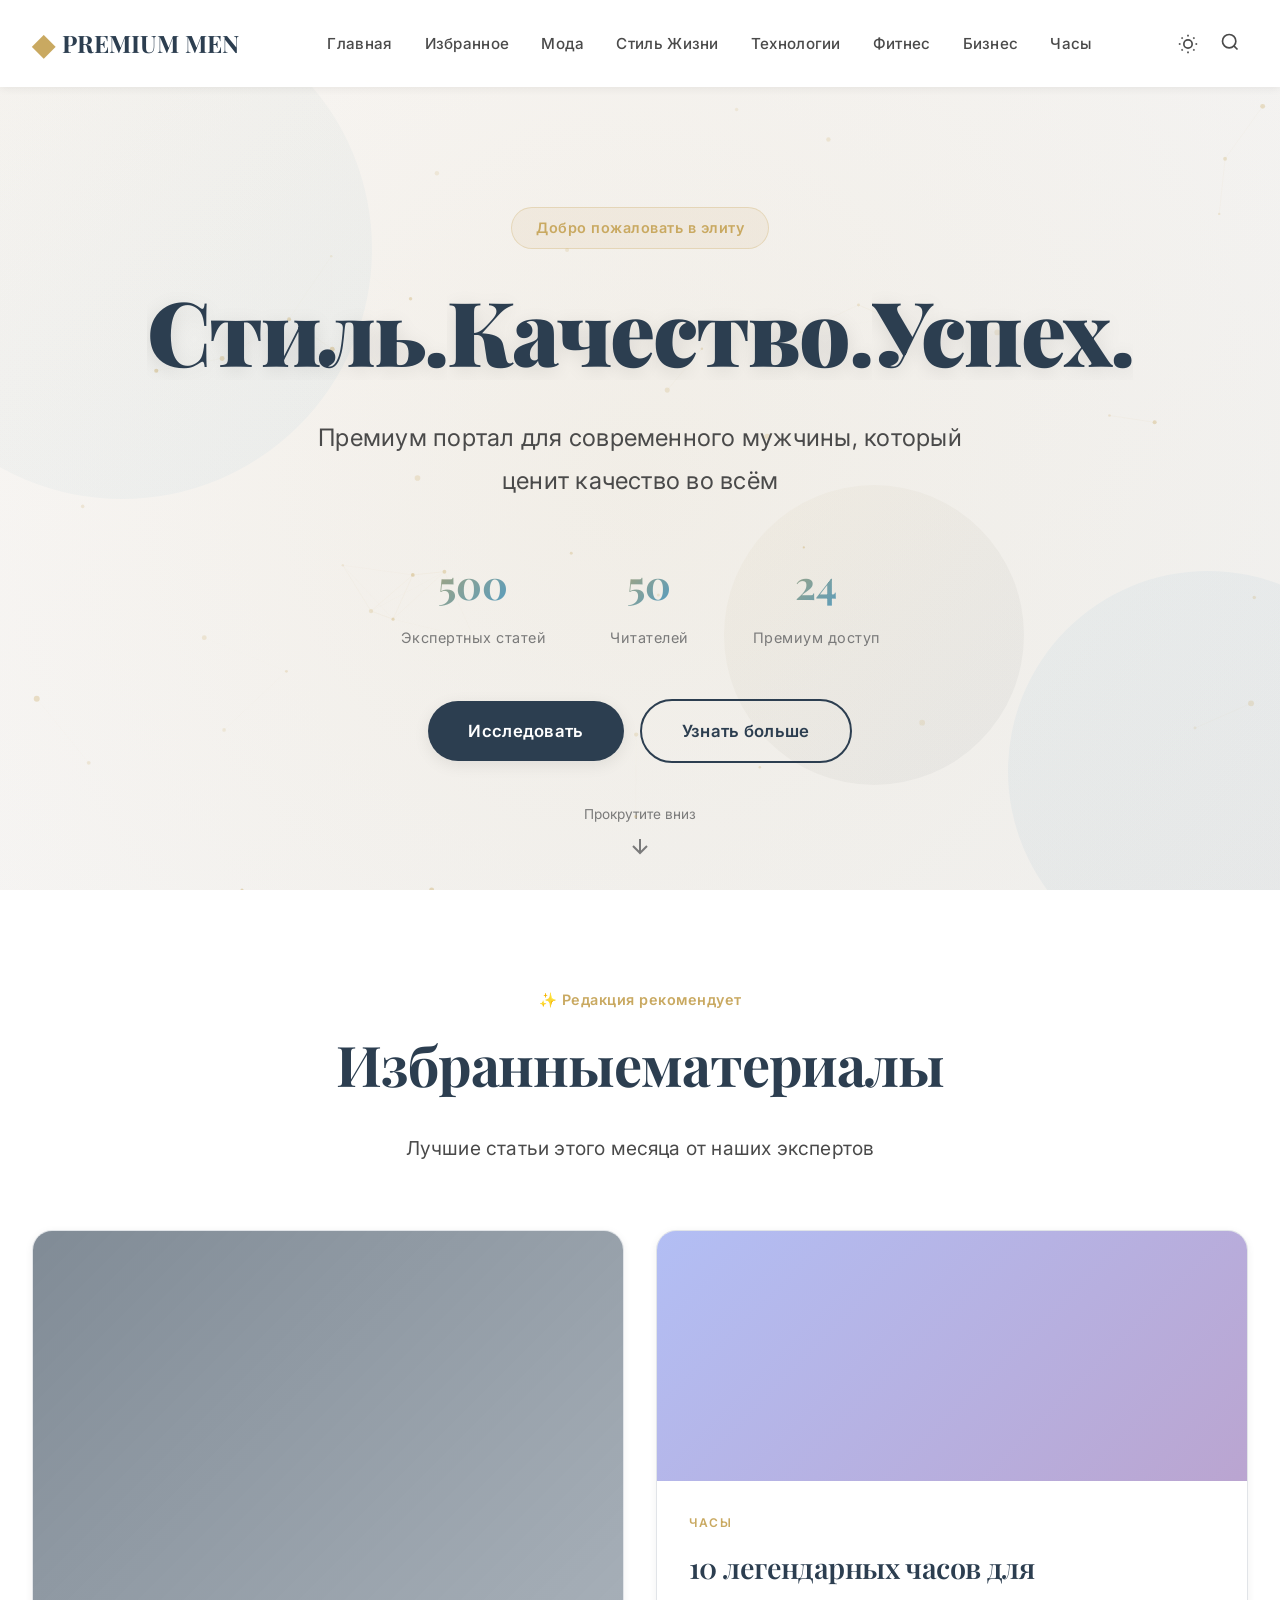
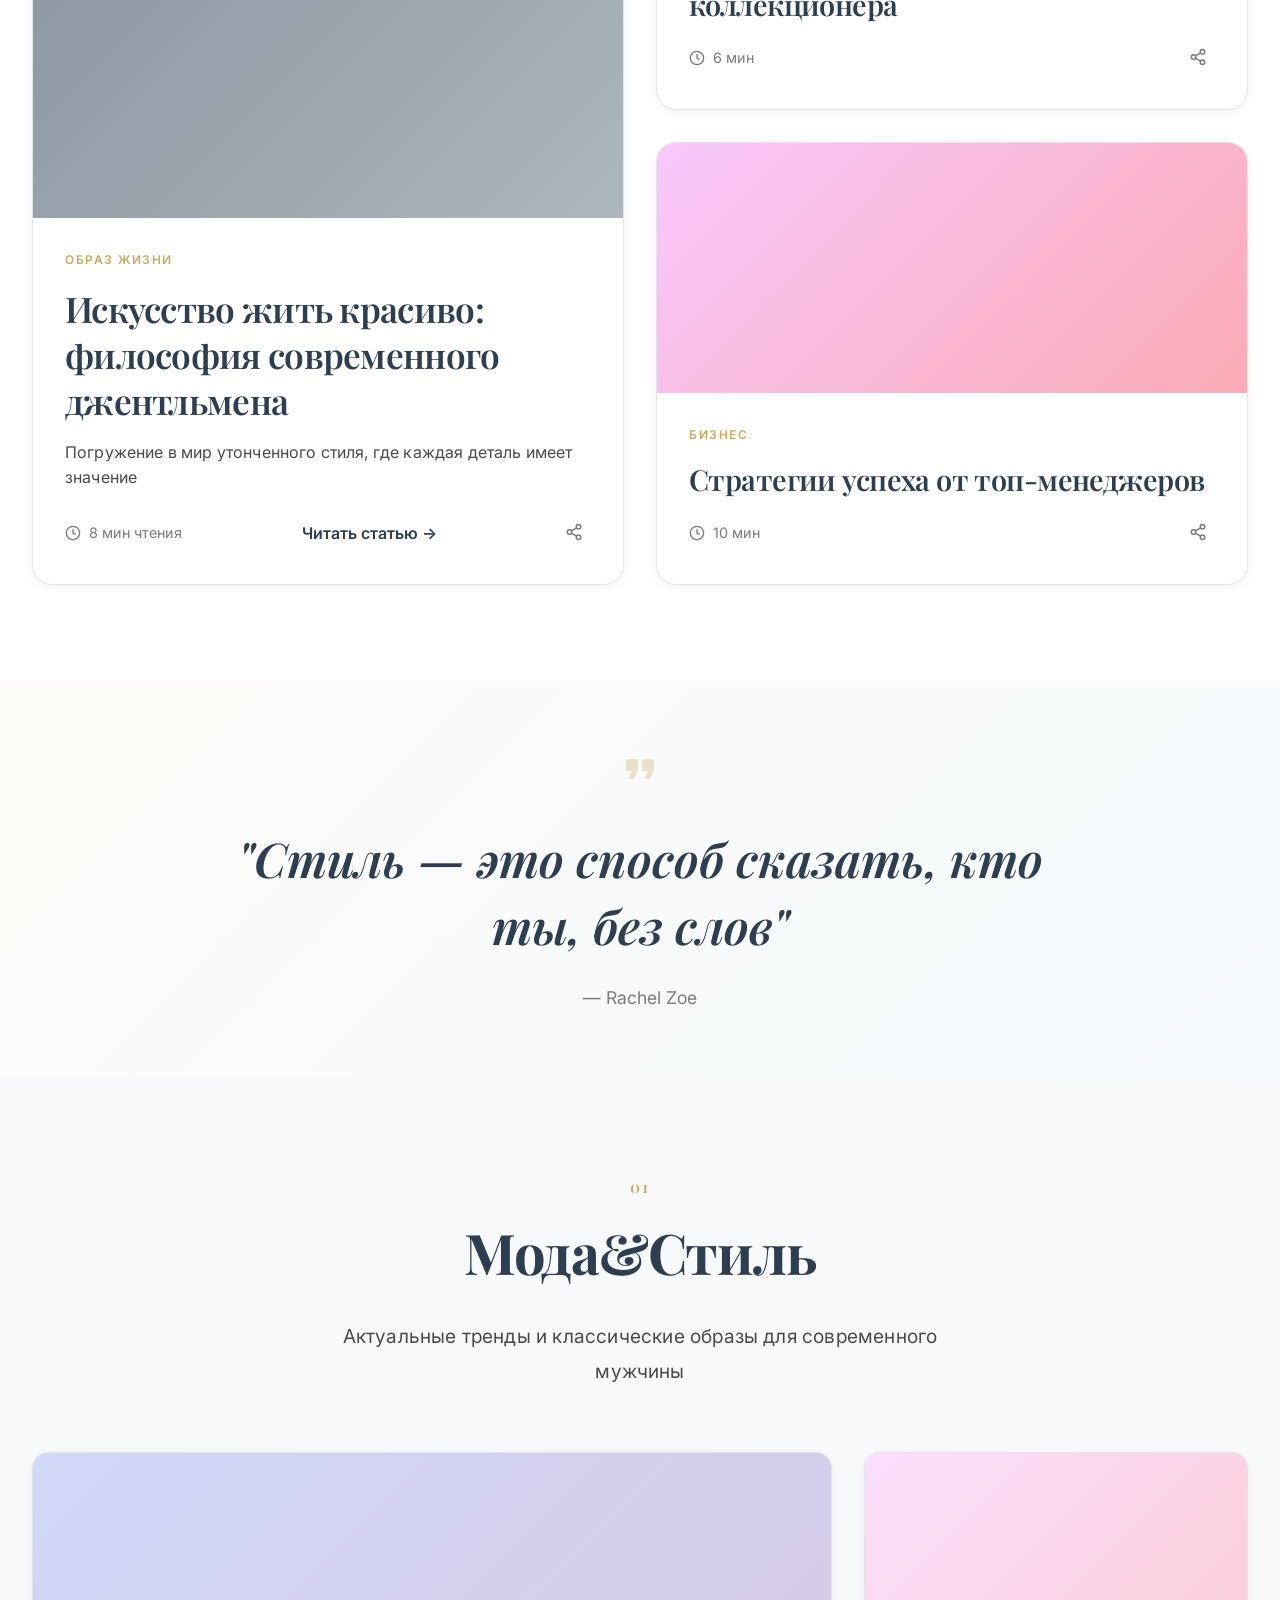
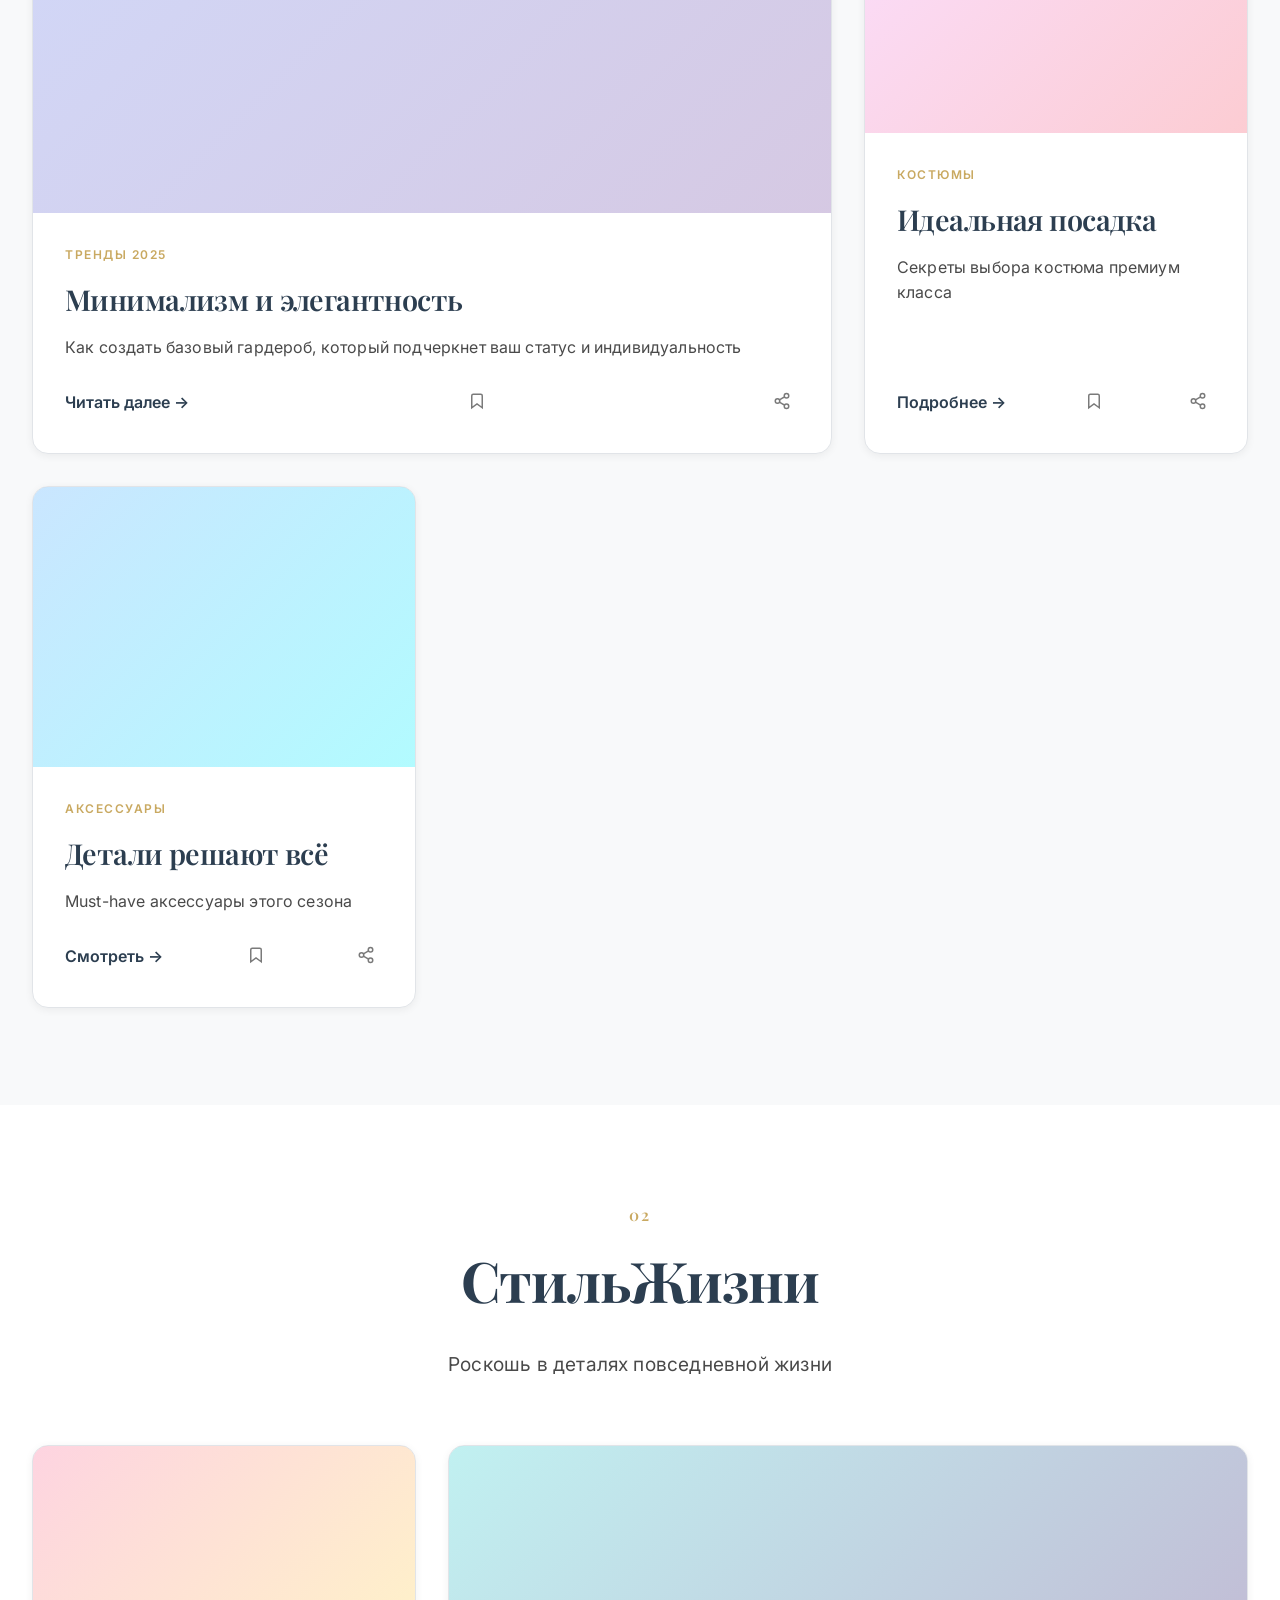
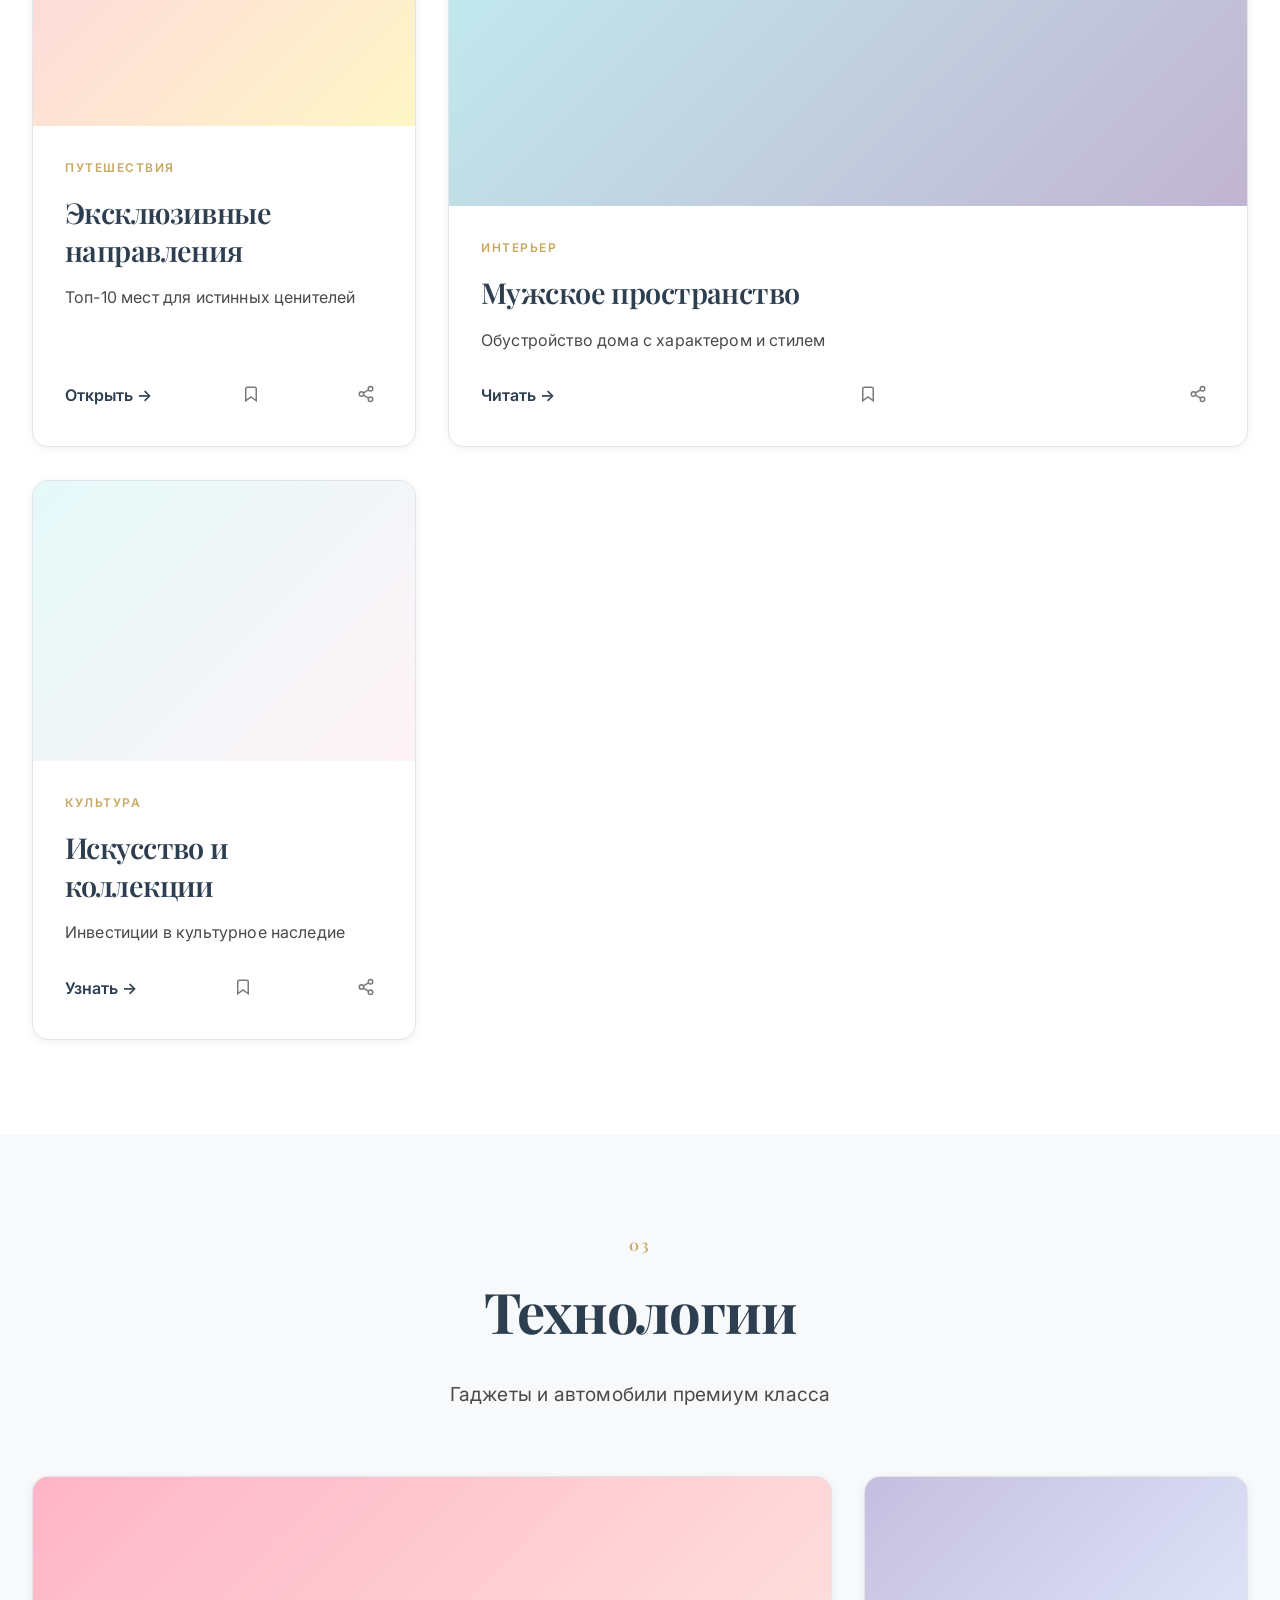
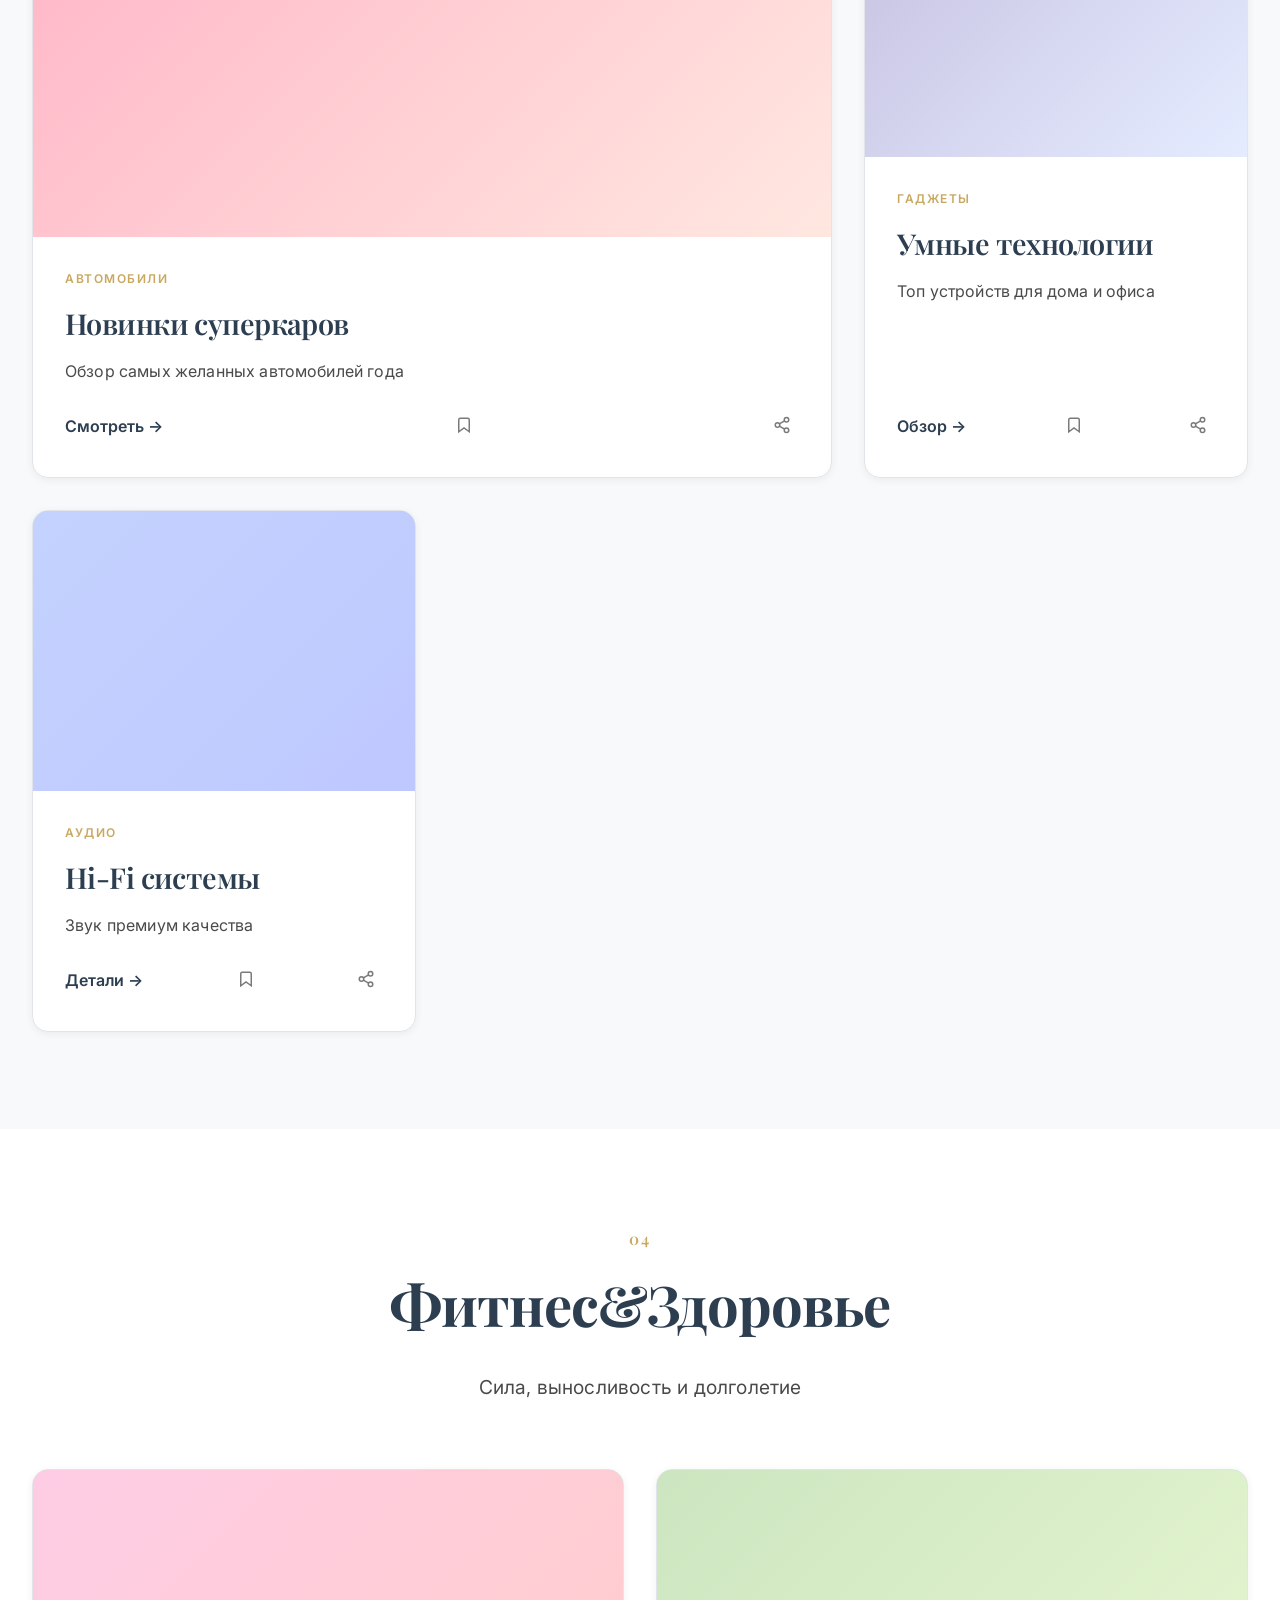
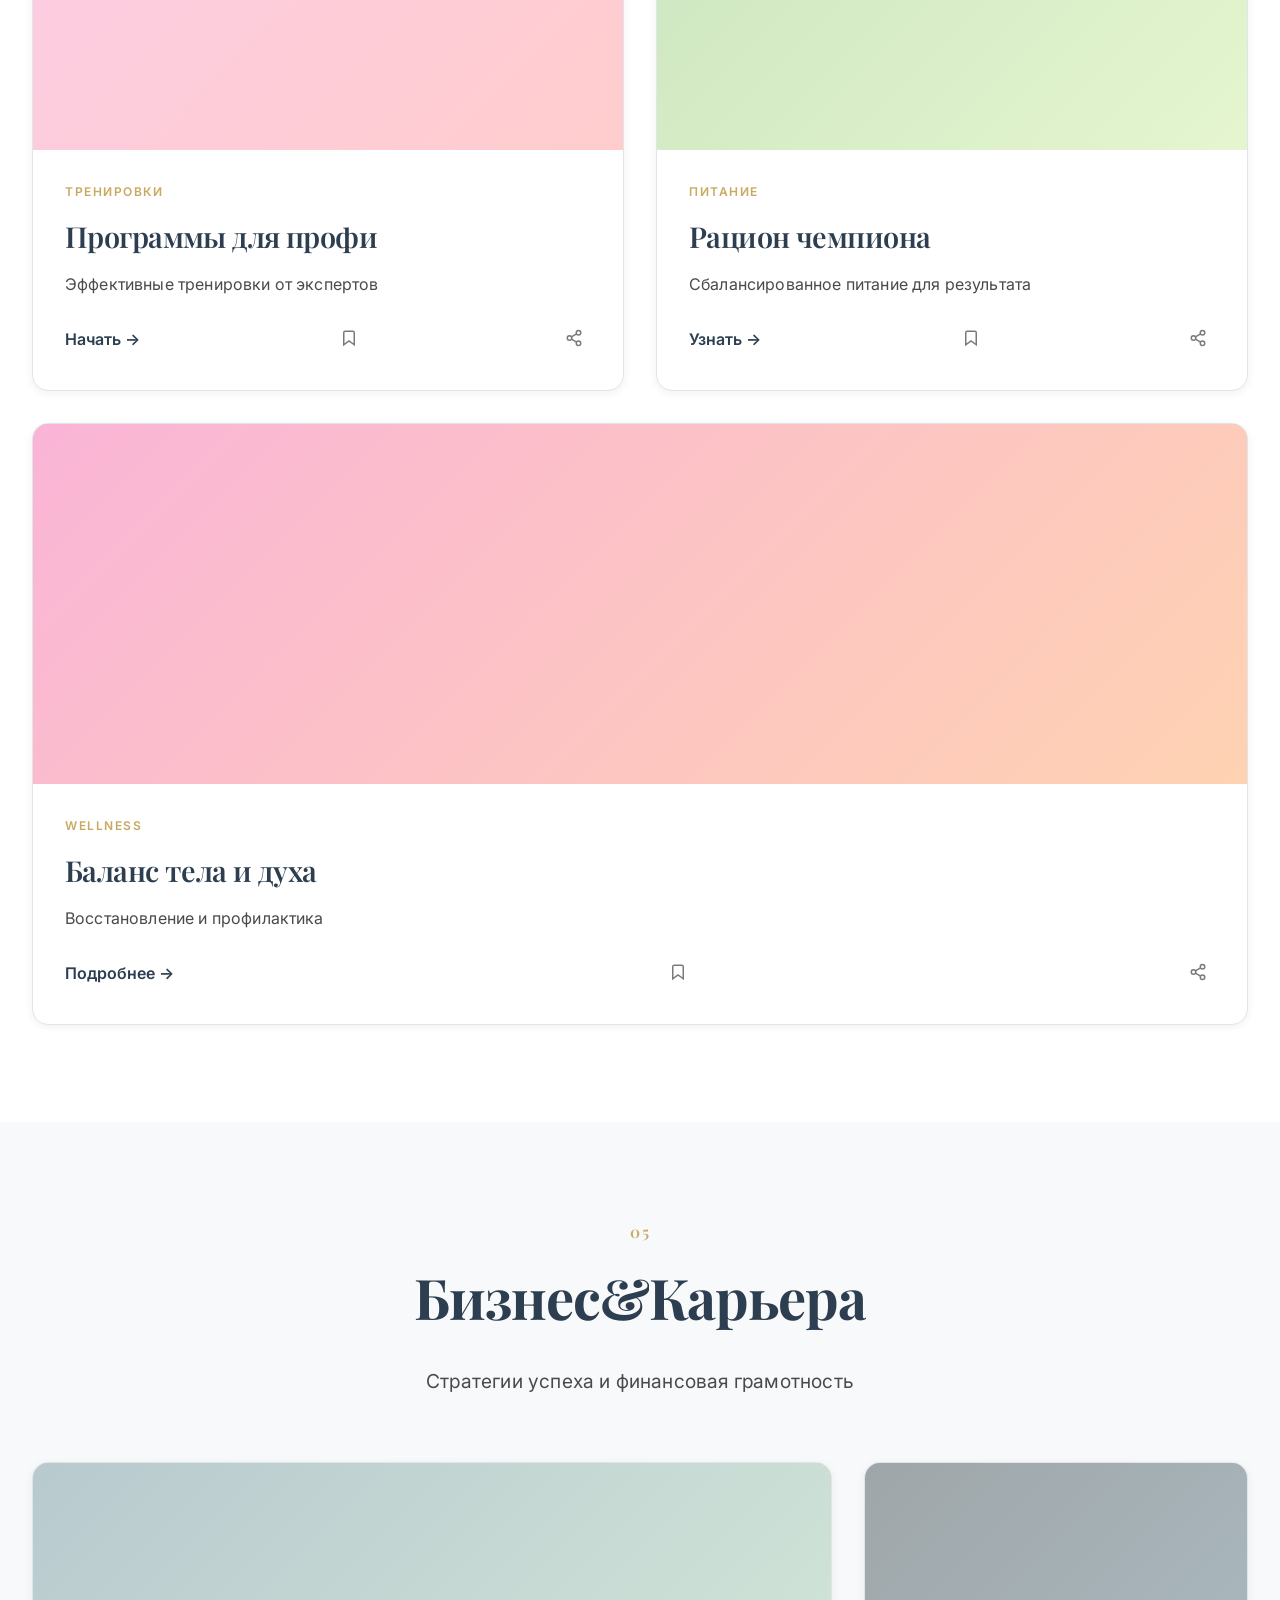
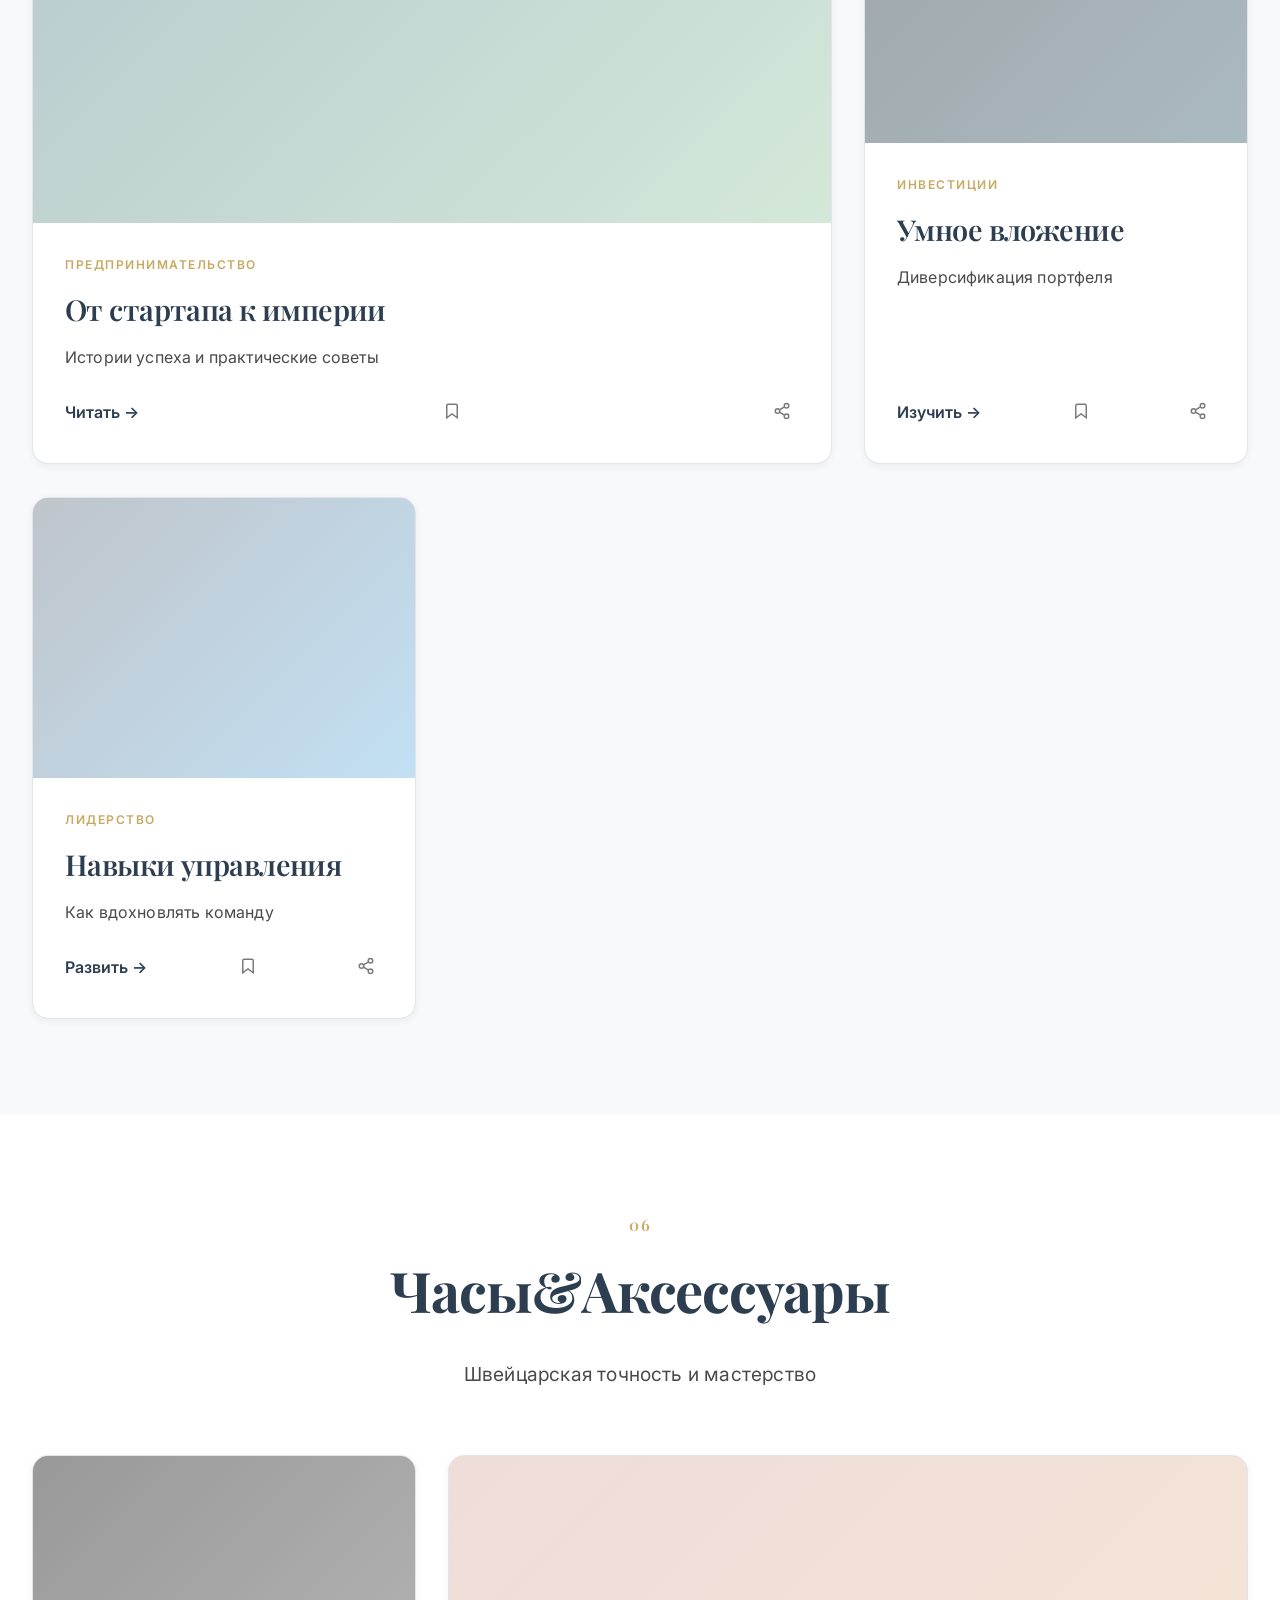
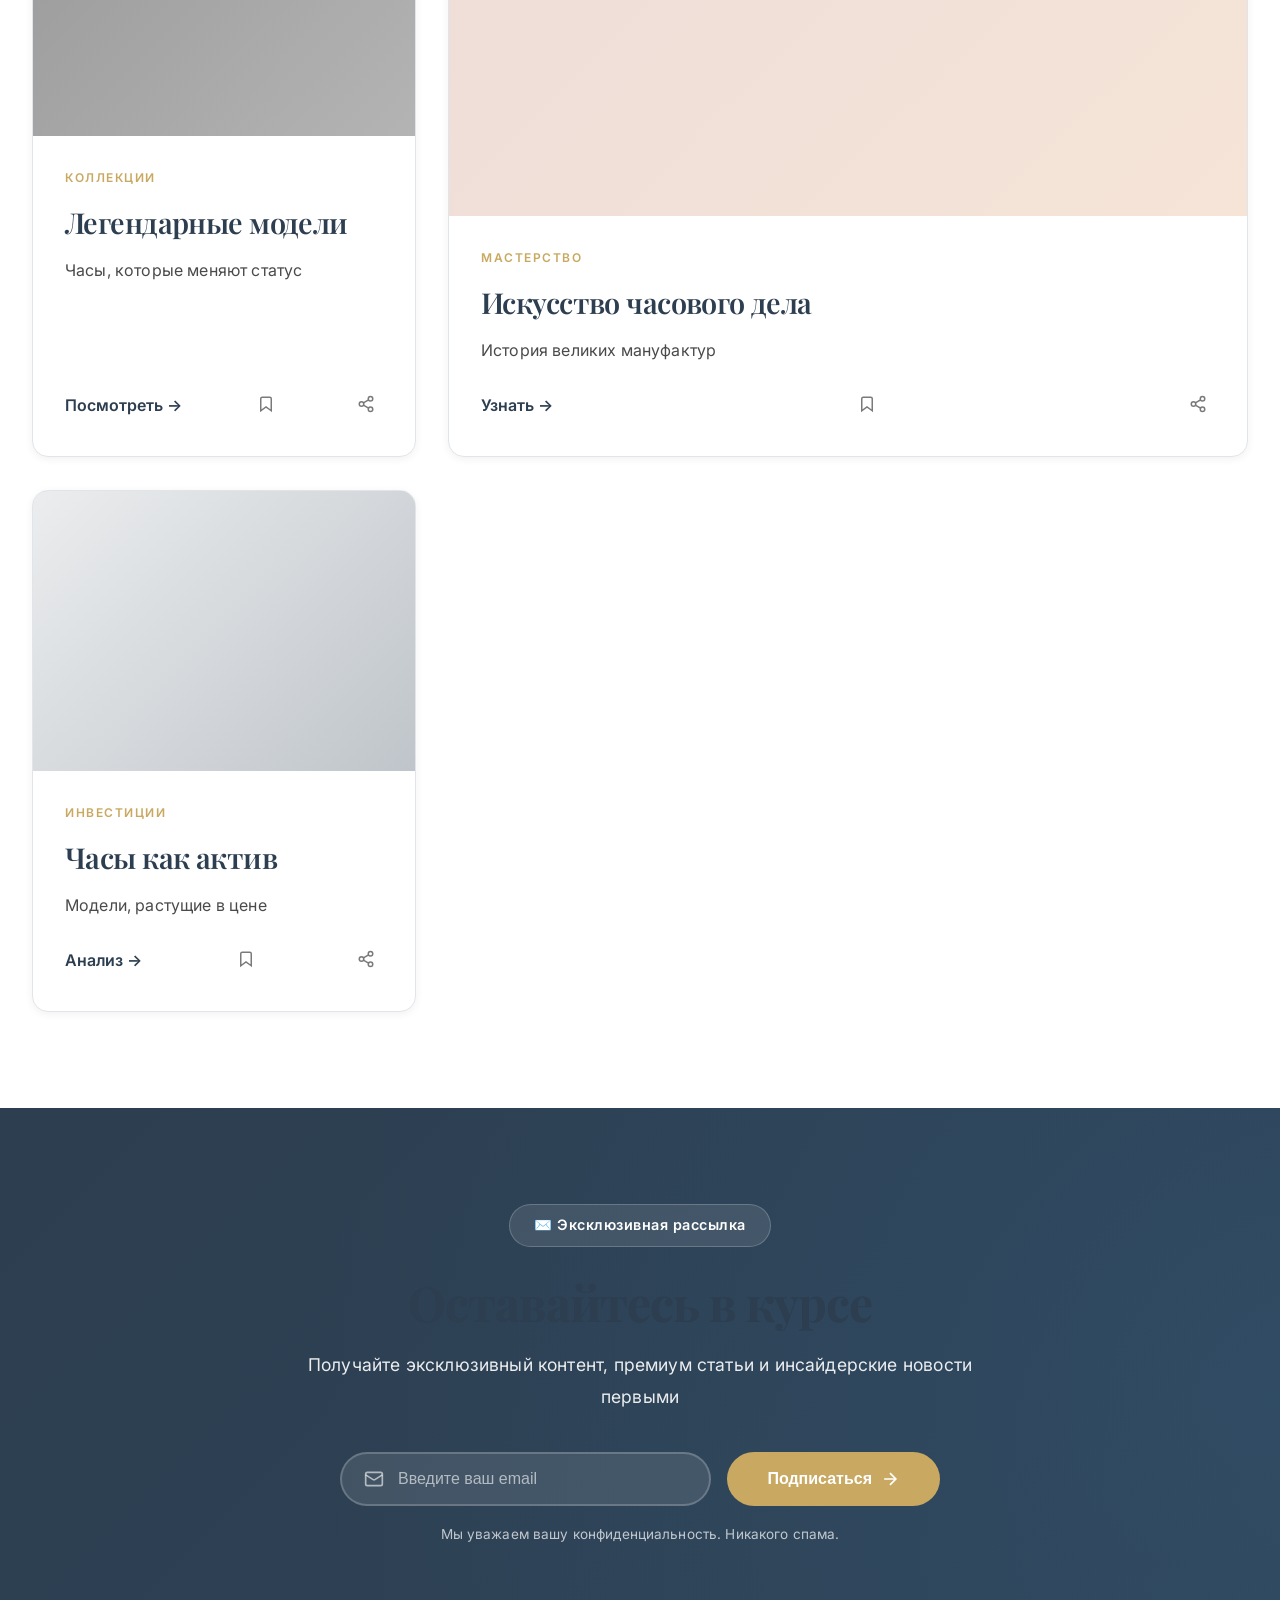
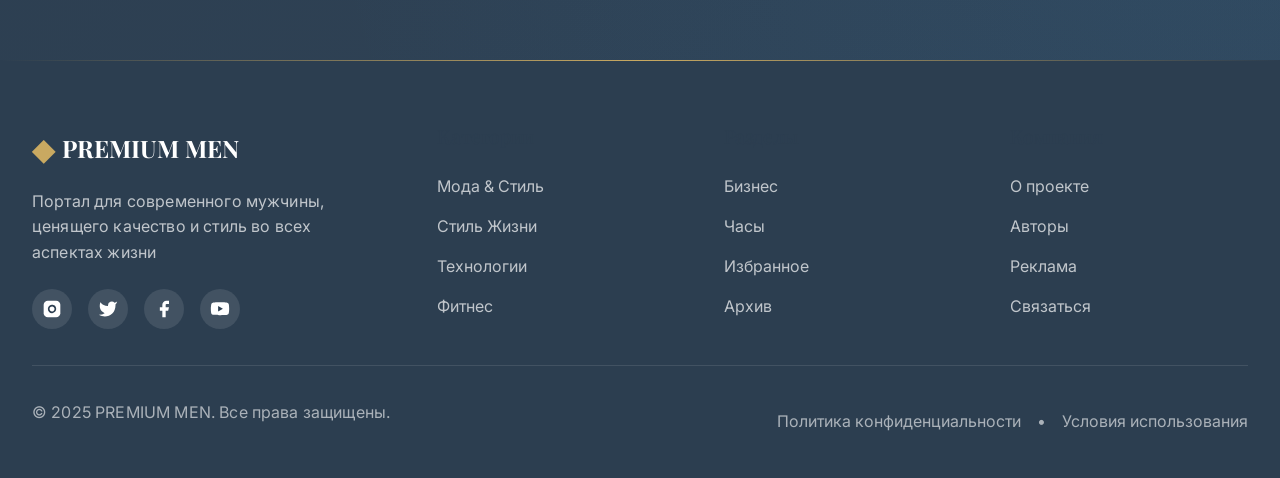
<file: index.html>
<!DOCTYPE html>
<html lang="ru">
<head>
    <meta charset="UTF-8">
    <meta name="viewport" content="width=device-width, initial-scale=1.0">

    <!-- SEO Meta Tags -->
    <title>PREMIUM MEN - Элитный Портал для Современного Мужчины | Стиль, Успех, Качество</title>
    <meta name="description" content="Premium Men - эксклюзивный портал для успешных мужчин. Мода, технологии, бизнес, фитнес. Экспертные советы, премиум контент, актуальные тренды.">
    <meta name="keywords" content="мужской стиль, премиум мода, бизнес советы, фитнес для мужчин, роскошь, успех, мужской портал">
    <meta name="author" content="Premium Men">
    <meta name="robots" content="index, follow">

    <!-- Open Graph / Facebook -->
    <meta property="og:type" content="website">
    <meta property="og:url" content="https://premiummen.com/">
    <meta property="og:title" content="PREMIUM MEN - Элитный Портал для Современного Мужчины">
    <meta property="og:description" content="Эксклюзивный контент о стиле, успехе и качестве жизни для современного мужчины">
    <meta property="og:image" content="https://premiummen.com/og-image.jpg">

    <!-- Twitter -->
    <meta property="twitter:card" content="summary_large_image">
    <meta property="twitter:url" content="https://premiummen.com/">
    <meta property="twitter:title" content="PREMIUM MEN - Элитный Портал для Современного Мужчины">
    <meta property="twitter:description" content="Эксклюзивный контент о стиле, успехе и качестве жизни для современного мужчины">
    <meta property="twitter:image" content="https://premiummen.com/twitter-image.jpg">

    <!-- Favicon -->
    <link rel="icon" type="image/png" sizes="32x32" href="data:image/svg+xml,<svg xmlns='http://www.w3.org/2000/svg' viewBox='0 0 100 100'><text y='0.9em' font-size='90'>◆</text></svg>">
    <link rel="apple-touch-icon" href="data:image/svg+xml,<svg xmlns='http://www.w3.org/2000/svg' viewBox='0 0 100 100'><text y='0.9em' font-size='90'>◆</text></svg>">

    <!-- Styles -->
    <link rel="stylesheet" href="styles.css">
    <link rel="preconnect" href="https://fonts.googleapis.com">
    <link rel="preconnect" href="https://fonts.gstatic.com" crossorigin>
    <link href="https://fonts.googleapis.com/css2?family=Playfair+Display:wght@400;600;700;900&family=Inter:wght@300;400;500;600;700;800&display=swap" rel="stylesheet">

    <!-- Theme Color -->
    <meta name="theme-color" content="#2c3e50">

    <!-- Security Headers -->
    <meta http-equiv="X-Content-Type-Options" content="nosniff">
    <meta http-equiv="X-Frame-Options" content="SAMEORIGIN">
    <meta http-equiv="X-XSS-Protection" content="1; mode=block">
    <meta http-equiv="Referrer-Policy" content="strict-origin-when-cross-origin">

    <!-- PWA Manifest -->
    <link rel="manifest" href="manifest.json">
    <meta name="mobile-web-app-capable" content="yes">
    <meta name="apple-mobile-web-app-capable" content="yes">
    <meta name="apple-mobile-web-app-status-bar-style" content="black-translucent">
    <meta name="apple-mobile-web-app-title" content="PREMIUM MEN">

    <!-- Canonical URL -->
    <link rel="canonical" href="https://premiummen.com/">

    <!-- Preload Critical Fonts -->
    <link rel="preload" href="https://fonts.googleapis.com/css2?family=Playfair+Display:wght@400;600;700;900&family=Inter:wght@300;400;500;600;700;800&display=swap" as="style">

    <!-- Schema.org Structured Data -->
    <script type="application/ld+json">
    {
      "@context": "https://schema.org",
      "@type": "WebSite",
      "name": "PREMIUM MEN",
      "alternateName": "Premium Men - Портал для современного мужчины",
      "url": "https://premiummen.com",
      "description": "Эксклюзивный портал для успешных мужчин. Мода, технологии, бизнес, фитнес. Экспертные советы, премиум контент, актуальные тренды.",
      "inLanguage": "ru",
      "publisher": {
        "@type": "Organization",
        "name": "PREMIUM MEN",
        "logo": {
          "@type": "ImageObject",
          "url": "https://premiummen.com/logo.png"
        }
      },
      "potentialAction": {
        "@type": "SearchAction",
        "target": "https://premiummen.com/?s={search_term_string}",
        "query-input": "required name=search_term_string"
      }
    }
    </script>

    <script type="application/ld+json">
    {
      "@context": "https://schema.org",
      "@type": "ItemList",
      "name": "Категории PREMIUM MEN",
      "itemListElement": [
        {
          "@type": "ListItem",
          "position": 1,
          "name": "Мода & Стиль",
          "url": "https://premiummen.com/#fashion"
        },
        {
          "@type": "ListItem",
          "position": 2,
          "name": "Стиль Жизни",
          "url": "https://premiummen.com/#lifestyle"
        },
        {
          "@type": "ListItem",
          "position": 3,
          "name": "Технологии",
          "url": "https://premiummen.com/#tech"
        },
        {
          "@type": "ListItem",
          "position": 4,
          "name": "Фитнес & Здоровье",
          "url": "https://premiummen.com/#fitness"
        },
        {
          "@type": "ListItem",
          "position": 5,
          "name": "Бизнес & Карьера",
          "url": "https://premiummen.com/#business"
        },
        {
          "@type": "ListItem",
          "position": 6,
          "name": "Часы & Аксессуары",
          "url": "https://premiummen.com/#watches"
        }
      ]
    }
    </script>
</head>
<body>
    <!-- Preloader -->
    <div class="preloader" id="preloader">
        <div class="preloader-content">
            <div class="preloader-logo">
                <span class="logo-icon animate-logo">◆</span>
                <span class="logo-text">PREMIUM MEN</span>
            </div>
            <div class="preloader-spinner"></div>
        </div>
    </div>

    <!-- Navigation -->
    <nav class="navbar" id="navbar">
        <div class="container">
            <div class="nav-content">
                <a href="#home" class="logo">
                    <span class="logo-icon">◆</span>
                    <span class="logo-text">PREMIUM MEN</span>
                </a>
                <ul class="nav-menu" id="navMenu">
                    <li><a href="index.html" class="nav-link active">Главная</a></li>
                    <li><a href="featured.html" class="nav-link">Избранное</a></li>
                    <li><a href="fashion.html" class="nav-link">Мода</a></li>
                    <li><a href="lifestyle.html" class="nav-link">Стиль Жизни</a></li>
                    <li><a href="tech.html" class="nav-link">Технологии</a></li>
                    <li><a href="fitness.html" class="nav-link">Фитнес</a></li>
                    <li><a href="business.html" class="nav-link">Бизнес</a></li>
                    <li><a href="watches.html" class="nav-link">Часы</a></li>
                </ul>
                <div class="nav-actions">
                    <button class="theme-toggle" id="themeToggle" aria-label="Переключить тему">
                        <svg class="sun-icon" width="20" height="20" viewBox="0 0 24 24" fill="none" stroke="currentColor" stroke-width="2">
                            <circle cx="12" cy="12" r="5"></circle>
                            <line x1="12" y1="1" x2="12" y2="3"></line>
                            <line x1="12" y1="21" x2="12" y2="23"></line>
                            <line x1="4.22" y1="4.22" x2="5.64" y2="5.64"></line>
                            <line x1="18.36" y1="18.36" x2="19.78" y2="19.78"></line>
                            <line x1="1" y1="12" x2="3" y2="12"></line>
                            <line x1="21" y1="12" x2="23" y2="12"></line>
                            <line x1="4.22" y1="19.78" x2="5.64" y2="18.36"></line>
                            <line x1="18.36" y1="5.64" x2="19.78" y2="4.22"></line>
                        </svg>
                        <svg class="moon-icon" width="20" height="20" viewBox="0 0 24 24" fill="none" stroke="currentColor" stroke-width="2">
                            <path d="M21 12.79A9 9 0 1 1 11.21 3 7 7 0 0 0 21 12.79z"></path>
                        </svg>
                    </button>
                    <button class="search-btn" id="searchBtn" aria-label="Поиск">
                        <svg width="20" height="20" viewBox="0 0 24 24" fill="none" stroke="currentColor" stroke-width="2">
                            <circle cx="11" cy="11" r="8"></circle>
                            <path d="m21 21-4.35-4.35"></path>
                        </svg>
                    </button>
                    <button class="mobile-menu-toggle" id="mobileMenuToggle" aria-label="Меню">
                        <span></span>
                        <span></span>
                        <span></span>
                    </button>
                </div>
            </div>
        </div>
    </nav>

    <!-- Hero Section -->
    <section id="home" class="hero">
        <div class="hero-bg-shapes">
            <div class="shape shape-1"></div>
            <div class="shape shape-2"></div>
            <div class="shape shape-3"></div>
        </div>
        <div class="container">
            <div class="hero-content">
                <span class="hero-badge">Добро пожаловать в элиту</span>
                <h1 class="hero-title">
                    <span class="title-line">Стиль.</span>
                    <span class="title-line">Качество.</span>
                    <span class="title-line">Успех.</span>
                </h1>
                <p class="hero-subtitle">Премиум портал для современного мужчины, который ценит качество во всём</p>
                <div class="hero-stats">
                    <div class="stat-item" data-count="500">
                        <div class="stat-number">500+</div>
                        <div class="stat-label">Экспертных статей</div>
                    </div>
                    <div class="stat-item" data-count="50">
                        <div class="stat-number">50K+</div>
                        <div class="stat-label">Читателей</div>
                    </div>
                    <div class="stat-item" data-count="247">
                        <div class="stat-number">24/7</div>
                        <div class="stat-label">Премиум доступ</div>
                    </div>
                </div>
                <div class="hero-cta">
                    <a href="#featured" class="cta-button cta-primary">Исследовать</a>
                    <a href="#business" class="cta-button cta-secondary">Узнать больше</a>
                </div>
            </div>
        </div>
        <div class="hero-scroll-indicator">
            <span>Прокрутите вниз</span>
            <svg width="24" height="24" viewBox="0 0 24 24" fill="none" stroke="currentColor" stroke-width="2">
                <path d="M12 5v14M19 12l-7 7-7-7"/>
            </svg>
        </div>
    </section>

    <!-- Featured Section -->
    <section id="featured" class="featured-section">
        <div class="container">
            <div class="section-header">
                <span class="section-label">✨ Редакция рекомендует</span>
                <h2 class="section-title">Избранные материалы</h2>
                <p class="section-description">Лучшие статьи этого месяца от наших экспертов</p>
            </div>
            <div class="featured-grid">
                <article class="featured-card featured-main">
                    <div class="featured-image" style="background: linear-gradient(135deg, rgba(44, 62, 80, 0.6) 0%, rgba(52, 73, 94, 0.4) 100%), url('https://images.unsplash.com/photo-1507003211169-0a1dd7228f2d?w=800&q=80') center/cover;"></div>
                    <div class="featured-content">
                        <span class="featured-category">Образ жизни</span>
                        <h3 class="featured-title">Искусство жить красиво: философия современного джентльмена</h3>
                        <p class="featured-excerpt">Погружение в мир утонченного стиля, где каждая деталь имеет значение</p>
                        <div class="featured-meta">
                            <span class="meta-reading-time">
                                <svg width="16" height="16" viewBox="0 0 24 24" fill="none" stroke="currentColor" stroke-width="2">
                                    <circle cx="12" cy="12" r="10"></circle>
                                    <path d="M12 6v6l4 2"></path>
                                </svg>
                                8 мин чтения
                            </span>
                            <a href="#" class="featured-link">Читать статью →</a>
                        </div>
                    </div>
                </article>
                <article class="featured-card">
                    <div class="featured-image" style="background: linear-gradient(135deg, rgba(102, 126, 234, 0.5) 0%, rgba(118, 75, 162, 0.5) 100%), url('https://images.unsplash.com/photo-1523275335684-37898b6baf30?w=600&q=80') center/cover;"></div>
                    <div class="featured-content">
                        <span class="featured-category">Часы</span>
                        <h3 class="featured-title">10 легендарных часов для коллекционера</h3>
                        <div class="featured-meta">
                            <span class="meta-reading-time">
                                <svg width="16" height="16" viewBox="0 0 24 24" fill="none" stroke="currentColor" stroke-width="2">
                                    <circle cx="12" cy="12" r="10"></circle>
                                    <path d="M12 6v6l4 2"></path>
                                </svg>
                                6 мин
                            </span>
                        </div>
                    </div>
                </article>
                <article class="featured-card">
                    <div class="featured-image" style="background: linear-gradient(135deg, rgba(240, 147, 251, 0.5) 0%, rgba(245, 87, 108, 0.5) 100%), url('https://images.unsplash.com/photo-1556761175-b413da4baf72?w=600&q=80') center/cover;"></div>
                    <div class="featured-content">
                        <span class="featured-category">Бизнес</span>
                        <h3 class="featured-title">Стратегии успеха от топ-менеджеров</h3>
                        <div class="featured-meta">
                            <span class="meta-reading-time">
                                <svg width="16" height="16" viewBox="0 0 24 24" fill="none" stroke="currentColor" stroke-width="2">
                                    <circle cx="12" cy="12" r="10"></circle>
                                    <path d="M12 6v6l4 2"></path>
                                </svg>
                                10 мин
                            </span>
                        </div>
                    </div>
                </article>
            </div>
        </div>
    </section>

    <!-- Quote Section -->
    <section class="quote-section">
        <div class="container">
            <div class="quote-content">
                <svg class="quote-icon" width="48" height="48" viewBox="0 0 24 24" fill="currentColor">
                    <path d="M6 17h3l2-4V7H5v6h3zm8 0h3l2-4V7h-6v6h3z"/>
                </svg>
                <blockquote class="quote-text">
                    "Стиль — это способ сказать, кто ты, без слов"
                </blockquote>
                <cite class="quote-author">— Rachel Zoe</cite>
            </div>
        </div>
    </section>

    <!-- Fashion Section -->
    <section id="fashion" class="category-section fashion-section">
        <div class="container">
            <div class="section-header">
                <span class="section-number">01</span>
                <h2 class="section-title">Мода & Стиль</h2>
                <p class="section-description">Актуальные тренды и классические образы для современного мужчины</p>
            </div>
            <div class="cards-grid">
                <article class="card card-large">
                    <div class="card-image-wrapper">
                        <div class="card-image" style="background: linear-gradient(135deg, rgba(102, 126, 234, 0.3) 0%, rgba(118, 75, 162, 0.3) 100%), url('https://images.unsplash.com/photo-1490578474895-699cd4e2cf59?w=800&q=80') center/cover;"></div>
                        <div class="card-overlay"></div>
                    </div>
                    <div class="card-content">
                        <span class="card-tag">Тренды 2025</span>
                        <h3 class="card-title">Минимализм и элегантность</h3>
                        <p class="card-text">Как создать базовый гардероб, который подчеркнет ваш статус и индивидуальность</p>
                        <div class="card-footer">
                            <a href="#" class="card-link">Читать далее →</a>
                            <button class="card-bookmark" aria-label="Сохранить">
                                <svg width="18" height="18" viewBox="0 0 24 24" fill="none" stroke="currentColor" stroke-width="2">
                                    <path d="M19 21l-7-5-7 5V5a2 2 0 0 1 2-2h10a2 2 0 0 1 2 2z"/>
                                </svg>
                            </button>
                        </div>
                    </div>
                </article>
                <article class="card">
                    <div class="card-image-wrapper">
                        <div class="card-image" style="background: linear-gradient(135deg, rgba(240, 147, 251, 0.3) 0%, rgba(245, 87, 108, 0.3) 100%), url('https://images.unsplash.com/photo-1594938298603-c8148c4dae35?w=600&q=80') center/cover;"></div>
                        <div class="card-overlay"></div>
                    </div>
                    <div class="card-content">
                        <span class="card-tag">Костюмы</span>
                        <h3 class="card-title">Идеальная посадка</h3>
                        <p class="card-text">Секреты выбора костюма премиум класса</p>
                        <div class="card-footer">
                            <a href="#" class="card-link">Подробнее →</a>
                            <button class="card-bookmark" aria-label="Сохранить">
                                <svg width="18" height="18" viewBox="0 0 24 24" fill="none" stroke="currentColor" stroke-width="2">
                                    <path d="M19 21l-7-5-7 5V5a2 2 0 0 1 2-2h10a2 2 0 0 1 2 2z"/>
                                </svg>
                            </button>
                        </div>
                    </div>
                </article>
                <article class="card">
                    <div class="card-image-wrapper">
                        <div class="card-image" style="background: linear-gradient(135deg, rgba(79, 172, 254, 0.3) 0%, rgba(0, 242, 254, 0.3) 100%), url('https://images.unsplash.com/photo-1524678714210-9917a6c619c2?w=600&q=80') center/cover;"></div>
                        <div class="card-overlay"></div>
                    </div>
                    <div class="card-content">
                        <span class="card-tag">Аксессуары</span>
                        <h3 class="card-title">Детали решают всё</h3>
                        <p class="card-text">Must-have аксессуары этого сезона</p>
                        <div class="card-footer">
                            <a href="#" class="card-link">Смотреть →</a>
                            <button class="card-bookmark" aria-label="Сохранить">
                                <svg width="18" height="18" viewBox="0 0 24 24" fill="none" stroke="currentColor" stroke-width="2">
                                    <path d="M19 21l-7-5-7 5V5a2 2 0 0 1 2-2h10a2 2 0 0 1 2 2z"/>
                                </svg>
                            </button>
                        </div>
                    </div>
                </article>
            </div>
        </div>
    </section>

    <!-- Lifestyle Section -->
    <section id="lifestyle" class="category-section lifestyle-section">
        <div class="container">
            <div class="section-header">
                <span class="section-number">02</span>
                <h2 class="section-title">Стиль Жизни</h2>
                <p class="section-description">Роскошь в деталях повседневной жизни</p>
            </div>
            <div class="cards-grid">
                <article class="card">
                    <div class="card-image-wrapper">
                        <div class="card-image" style="background: linear-gradient(135deg, rgba(250, 112, 154, 0.3) 0%, rgba(254, 225, 64, 0.3) 100%), url('https://images.unsplash.com/photo-1488646953014-85cb44e25828?w=600&q=80') center/cover;"></div>
                        <div class="card-overlay"></div>
                    </div>
                    <div class="card-content">
                        <span class="card-tag">Путешествия</span>
                        <h3 class="card-title">Эксклюзивные направления</h3>
                        <p class="card-text">Топ-10 мест для истинных ценителей</p>
                        <div class="card-footer">
                            <a href="#" class="card-link">Открыть →</a>
                            <button class="card-bookmark" aria-label="Сохранить">
                                <svg width="18" height="18" viewBox="0 0 24 24" fill="none" stroke="currentColor" stroke-width="2">
                                    <path d="M19 21l-7-5-7 5V5a2 2 0 0 1 2-2h10a2 2 0 0 1 2 2z"/>
                                </svg>
                            </button>
                        </div>
                    </div>
                </article>
                <article class="card card-large">
                    <div class="card-image-wrapper">
                        <div class="card-image" style="background: linear-gradient(135deg, rgba(48, 207, 208, 0.3) 0%, rgba(51, 8, 103, 0.3) 100%), url('https://images.unsplash.com/photo-1556912173-46c336c7fd55?w=800&q=80') center/cover;"></div>
                        <div class="card-overlay"></div>
                    </div>
                    <div class="card-content">
                        <span class="card-tag">Интерьер</span>
                        <h3 class="card-title">Мужское пространство</h3>
                        <p class="card-text">Обустройство дома с характером и стилем</p>
                        <div class="card-footer">
                            <a href="#" class="card-link">Читать →</a>
                            <button class="card-bookmark" aria-label="Сохранить">
                                <svg width="18" height="18" viewBox="0 0 24 24" fill="none" stroke="currentColor" stroke-width="2">
                                    <path d="M19 21l-7-5-7 5V5a2 2 0 0 1 2-2h10a2 2 0 0 1 2 2z"/>
                                </svg>
                            </button>
                        </div>
                    </div>
                </article>
                <article class="card">
                    <div class="card-image-wrapper">
                        <div class="card-image" style="background: linear-gradient(135deg, rgba(168, 237, 234, 0.3) 0%, rgba(254, 214, 227, 0.3) 100%), url('https://images.unsplash.com/photo-1460661419201-fd4cecdf8a8b?w=600&q=80') center/cover;"></div>
                        <div class="card-overlay"></div>
                    </div>
                    <div class="card-content">
                        <span class="card-tag">Культура</span>
                        <h3 class="card-title">Искусство и коллекции</h3>
                        <p class="card-text">Инвестиции в культурное наследие</p>
                        <div class="card-footer">
                            <a href="#" class="card-link">Узнать →</a>
                            <button class="card-bookmark" aria-label="Сохранить">
                                <svg width="18" height="18" viewBox="0 0 24 24" fill="none" stroke="currentColor" stroke-width="2">
                                    <path d="M19 21l-7-5-7 5V5a2 2 0 0 1 2-2h10a2 2 0 0 1 2 2z"/>
                                </svg>
                            </button>
                        </div>
                    </div>
                </article>
            </div>
        </div>
    </section>

    <!-- Tech Section -->
    <section id="tech" class="category-section tech-section">
        <div class="container">
            <div class="section-header">
                <span class="section-number">03</span>
                <h2 class="section-title">Технологии</h2>
                <p class="section-description">Гаджеты и автомобили премиум класса</p>
            </div>
            <div class="cards-grid">
                <article class="card card-large">
                    <div class="card-image-wrapper">
                        <div class="card-image" style="background: linear-gradient(135deg, rgba(255, 8, 68, 0.3) 0%, rgba(255, 177, 153, 0.3) 100%), url('https://images.unsplash.com/photo-1503376780353-7e6692767b70?w=800&q=80') center/cover;"></div>
                        <div class="card-overlay"></div>
                    </div>
                    <div class="card-content">
                        <span class="card-tag">Автомобили</span>
                        <h3 class="card-title">Новинки суперкаров</h3>
                        <p class="card-text">Обзор самых желанных автомобилей года</p>
                        <div class="card-footer">
                            <a href="#" class="card-link">Смотреть →</a>
                            <button class="card-bookmark" aria-label="Сохранить">
                                <svg width="18" height="18" viewBox="0 0 24 24" fill="none" stroke="currentColor" stroke-width="2">
                                    <path d="M19 21l-7-5-7 5V5a2 2 0 0 1 2-2h10a2 2 0 0 1 2 2z"/>
                                </svg>
                            </button>
                        </div>
                    </div>
                </article>
                <article class="card">
                    <div class="card-image-wrapper">
                        <div class="card-image" style="background: linear-gradient(135deg, rgba(63, 43, 150, 0.3) 0%, rgba(168, 192, 255, 0.3) 100%), url('https://images.unsplash.com/photo-1468495244123-6c6c332eeece?w=600&q=80') center/cover;"></div>
                        <div class="card-overlay"></div>
                    </div>
                    <div class="card-content">
                        <span class="card-tag">Гаджеты</span>
                        <h3 class="card-title">Умные технологии</h3>
                        <p class="card-text">Топ устройств для дома и офиса</p>
                        <div class="card-footer">
                            <a href="#" class="card-link">Обзор →</a>
                            <button class="card-bookmark" aria-label="Сохранить">
                                <svg width="18" height="18" viewBox="0 0 24 24" fill="none" stroke="currentColor" stroke-width="2">
                                    <path d="M19 21l-7-5-7 5V5a2 2 0 0 1 2-2h10a2 2 0 0 1 2 2z"/>
                                </svg>
                            </button>
                        </div>
                    </div>
                </article>
                <article class="card">
                    <div class="card-image-wrapper">
                        <div class="card-image" style="background: linear-gradient(135deg, rgba(57, 106, 252, 0.3) 0%, rgba(41, 72, 255, 0.3) 100%), url('https://images.unsplash.com/photo-1545454675-3531b543be5d?w=600&q=80') center/cover;"></div>
                        <div class="card-overlay"></div>
                    </div>
                    <div class="card-content">
                        <span class="card-tag">Аудио</span>
                        <h3 class="card-title">Hi-Fi системы</h3>
                        <p class="card-text">Звук премиум качества</p>
                        <div class="card-footer">
                            <a href="#" class="card-link">Детали →</a>
                            <button class="card-bookmark" aria-label="Сохранить">
                                <svg width="18" height="18" viewBox="0 0 24 24" fill="none" stroke="currentColor" stroke-width="2">
                                    <path d="M19 21l-7-5-7 5V5a2 2 0 0 1 2-2h10a2 2 0 0 1 2 2z"/>
                                </svg>
                            </button>
                        </div>
                    </div>
                </article>
            </div>
        </div>
    </section>

    <!-- Fitness Section -->
    <section id="fitness" class="category-section fitness-section">
        <div class="container">
            <div class="section-header">
                <span class="section-number">04</span>
                <h2 class="section-title">Фитнес & Здоровье</h2>
                <p class="section-description">Сила, выносливость и долголетие</p>
            </div>
            <div class="cards-grid">
                <article class="card">
                    <div class="card-image-wrapper">
                        <div class="card-image" style="background: linear-gradient(135deg, rgba(248, 87, 166, 0.3) 0%, rgba(255, 88, 88, 0.3) 100%), url('https://images.unsplash.com/photo-1534438327276-14e5300c3a48?w=600&q=80') center/cover;"></div>
                        <div class="card-overlay"></div>
                    </div>
                    <div class="card-content">
                        <span class="card-tag">Тренировки</span>
                        <h3 class="card-title">Программы для профи</h3>
                        <p class="card-text">Эффективные тренировки от экспертов</p>
                        <div class="card-footer">
                            <a href="#" class="card-link">Начать →</a>
                            <button class="card-bookmark" aria-label="Сохранить">
                                <svg width="18" height="18" viewBox="0 0 24 24" fill="none" stroke="currentColor" stroke-width="2">
                                    <path d="M19 21l-7-5-7 5V5a2 2 0 0 1 2-2h10a2 2 0 0 1 2 2z"/>
                                </svg>
                            </button>
                        </div>
                    </div>
                </article>
                <article class="card">
                    <div class="card-image-wrapper">
                        <div class="card-image" style="background: linear-gradient(135deg, rgba(86, 171, 47, 0.3) 0%, rgba(168, 224, 99, 0.3) 100%), url('https://images.unsplash.com/photo-1490645935967-10de6ba17061?w=600&q=80') center/cover;"></div>
                        <div class="card-overlay"></div>
                    </div>
                    <div class="card-content">
                        <span class="card-tag">Питание</span>
                        <h3 class="card-title">Рацион чемпиона</h3>
                        <p class="card-text">Сбалансированное питание для результата</p>
                        <div class="card-footer">
                            <a href="#" class="card-link">Узнать →</a>
                            <button class="card-bookmark" aria-label="Сохранить">
                                <svg width="18" height="18" viewBox="0 0 24 24" fill="none" stroke="currentColor" stroke-width="2">
                                    <path d="M19 21l-7-5-7 5V5a2 2 0 0 1 2-2h10a2 2 0 0 1 2 2z"/>
                                </svg>
                            </button>
                        </div>
                    </div>
                </article>
                <article class="card card-large">
                    <div class="card-image-wrapper">
                        <div class="card-image" style="background: linear-gradient(135deg, rgba(238, 9, 121, 0.3) 0%, rgba(255, 106, 0, 0.3) 100%), url('https://images.unsplash.com/photo-1545205597-3d9d02c29597?w=800&q=80') center/cover;"></div>
                        <div class="card-overlay"></div>
                    </div>
                    <div class="card-content">
                        <span class="card-tag">Wellness</span>
                        <h3 class="card-title">Баланс тела и духа</h3>
                        <p class="card-text">Восстановление и профилактика</p>
                        <div class="card-footer">
                            <a href="#" class="card-link">Подробнее →</a>
                            <button class="card-bookmark" aria-label="Сохранить">
                                <svg width="18" height="18" viewBox="0 0 24 24" fill="none" stroke="currentColor" stroke-width="2">
                                    <path d="M19 21l-7-5-7 5V5a2 2 0 0 1 2-2h10a2 2 0 0 1 2 2z"/>
                                </svg>
                            </button>
                        </div>
                    </div>
                </article>
            </div>
        </div>
    </section>

    <!-- Business Section -->
    <section id="business" class="category-section business-section">
        <div class="container">
            <div class="section-header">
                <span class="section-number">05</span>
                <h2 class="section-title">Бизнес & Карьера</h2>
                <p class="section-description">Стратегии успеха и финансовая грамотность</p>
            </div>
            <div class="cards-grid">
                <article class="card card-large">
                    <div class="card-image-wrapper">
                        <div class="card-image" style="background: linear-gradient(135deg, rgba(19, 78, 94, 0.3) 0%, rgba(113, 178, 128, 0.3) 100%), url('https://images.unsplash.com/photo-1454165804606-c3d57bc86b40?w=800&q=80') center/cover;"></div>
                        <div class="card-overlay"></div>
                    </div>
                    <div class="card-content">
                        <span class="card-tag">Предпринимательство</span>
                        <h3 class="card-title">От стартапа к империи</h3>
                        <p class="card-text">Истории успеха и практические советы</p>
                        <div class="card-footer">
                            <a href="#" class="card-link">Читать →</a>
                            <button class="card-bookmark" aria-label="Сохранить">
                                <svg width="18" height="18" viewBox="0 0 24 24" fill="none" stroke="currentColor" stroke-width="2">
                                    <path d="M19 21l-7-5-7 5V5a2 2 0 0 1 2-2h10a2 2 0 0 1 2 2z"/>
                                </svg>
                            </button>
                        </div>
                    </div>
                </article>
                <article class="card">
                    <div class="card-image-wrapper">
                        <div class="card-image" style="background: linear-gradient(135deg, rgba(15, 32, 39, 0.4) 0%, rgba(44, 83, 100, 0.4) 100%), url('https://images.unsplash.com/photo-1611974789855-9c2a0a7236a3?w=600&q=80') center/cover;"></div>
                        <div class="card-overlay"></div>
                    </div>
                    <div class="card-content">
                        <span class="card-tag">Инвестиции</span>
                        <h3 class="card-title">Умное вложение</h3>
                        <p class="card-text">Диверсификация портфеля</p>
                        <div class="card-footer">
                            <a href="#" class="card-link">Изучить →</a>
                            <button class="card-bookmark" aria-label="Сохранить">
                                <svg width="18" height="18" viewBox="0 0 24 24" fill="none" stroke="currentColor" stroke-width="2">
                                    <path d="M19 21l-7-5-7 5V5a2 2 0 0 1 2-2h10a2 2 0 0 1 2 2z"/>
                                </svg>
                            </button>
                        </div>
                    </div>
                </article>
                <article class="card">
                    <div class="card-image-wrapper">
                        <div class="card-image" style="background: linear-gradient(135deg, rgba(44, 62, 80, 0.3) 0%, rgba(52, 152, 219, 0.3) 100%), url('https://images.unsplash.com/photo-1552664730-d307ca884978?w=600&q=80') center/cover;"></div>
                        <div class="card-overlay"></div>
                    </div>
                    <div class="card-content">
                        <span class="card-tag">Лидерство</span>
                        <h3 class="card-title">Навыки управления</h3>
                        <p class="card-text">Как вдохновлять команду</p>
                        <div class="card-footer">
                            <a href="#" class="card-link">Развить →</a>
                            <button class="card-bookmark" aria-label="Сохранить">
                                <svg width="18" height="18" viewBox="0 0 24 24" fill="none" stroke="currentColor" stroke-width="2">
                                    <path d="M19 21l-7-5-7 5V5a2 2 0 0 1 2-2h10a2 2 0 0 1 2 2z"/>
                                </svg>
                            </button>
                        </div>
                    </div>
                </article>
            </div>
        </div>
    </section>

    <!-- Watches Section -->
    <section id="watches" class="category-section watches-section">
        <div class="container">
            <div class="section-header">
                <span class="section-number">06</span>
                <h2 class="section-title">Часы & Аксессуары</h2>
                <p class="section-description">Швейцарская точность и мастерство</p>
            </div>
            <div class="cards-grid">
                <article class="card">
                    <div class="card-image-wrapper">
                        <div class="card-image" style="background: linear-gradient(135deg, rgba(0, 0, 0, 0.4) 0%, rgba(67, 67, 67, 0.4) 100%), url('https://images.unsplash.com/photo-1509048191080-d2984bad6ae5?w=600&q=80') center/cover;"></div>
                        <div class="card-overlay"></div>
                    </div>
                    <div class="card-content">
                        <span class="card-tag">Коллекции</span>
                        <h3 class="card-title">Легендарные модели</h3>
                        <p class="card-text">Часы, которые меняют статус</p>
                        <div class="card-footer">
                            <a href="#" class="card-link">Посмотреть →</a>
                            <button class="card-bookmark" aria-label="Сохранить">
                                <svg width="18" height="18" viewBox="0 0 24 24" fill="none" stroke="currentColor" stroke-width="2">
                                    <path d="M19 21l-7-5-7 5V5a2 2 0 0 1 2-2h10a2 2 0 0 1 2 2z"/>
                                </svg>
                            </button>
                        </div>
                    </div>
                </article>
                <article class="card card-large">
                    <div class="card-image-wrapper">
                        <div class="card-image" style="background: linear-gradient(135deg, rgba(199, 144, 129, 0.3) 0%, rgba(223, 165, 121, 0.3) 100%), url('https://images.unsplash.com/photo-1622434641406-a158123450f9?w=800&q=80') center/cover;"></div>
                        <div class="card-overlay"></div>
                    </div>
                    <div class="card-content">
                        <span class="card-tag">Мастерство</span>
                        <h3 class="card-title">Искусство часового дела</h3>
                        <p class="card-text">История великих мануфактур</p>
                        <div class="card-footer">
                            <a href="#" class="card-link">Узнать →</a>
                            <button class="card-bookmark" aria-label="Сохранить">
                                <svg width="18" height="18" viewBox="0 0 24 24" fill="none" stroke="currentColor" stroke-width="2">
                                    <path d="M19 21l-7-5-7 5V5a2 2 0 0 1 2-2h10a2 2 0 0 1 2 2z"/>
                                </svg>
                            </button>
                        </div>
                    </div>
                </article>
                <article class="card">
                    <div class="card-image-wrapper">
                        <div class="card-image" style="background: linear-gradient(135deg, rgba(189, 195, 199, 0.3) 0%, rgba(44, 62, 80, 0.3) 100%), url('https://images.unsplash.com/photo-1526045478516-99145907023c?w=600&q=80') center/cover;"></div>
                        <div class="card-overlay"></div>
                    </div>
                    <div class="card-content">
                        <span class="card-tag">Инвестиции</span>
                        <h3 class="card-title">Часы как актив</h3>
                        <p class="card-text">Модели, растущие в цене</p>
                        <div class="card-footer">
                            <a href="#" class="card-link">Анализ →</a>
                            <button class="card-bookmark" aria-label="Сохранить">
                                <svg width="18" height="18" viewBox="0 0 24 24" fill="none" stroke="currentColor" stroke-width="2">
                                    <path d="M19 21l-7-5-7 5V5a2 2 0 0 1 2-2h10a2 2 0 0 1 2 2z"/>
                                </svg>
                            </button>
                        </div>
                    </div>
                </article>
            </div>
        </div>
    </section>

    <!-- Newsletter Section -->
    <section class="newsletter-section">
        <div class="container">
            <div class="newsletter-content">
                <span class="newsletter-badge">✉️ Эксклюзивная рассылка</span>
                <h2 class="newsletter-title">Оставайтесь в курсе</h2>
                <p class="newsletter-text">Получайте эксклюзивный контент, премиум статьи и инсайдерские новости первыми</p>
                <form class="newsletter-form" id="newsletterForm">
                    <div class="newsletter-input-group">
                        <svg class="input-icon" width="20" height="20" viewBox="0 0 24 24" fill="none" stroke="currentColor" stroke-width="2">
                            <rect x="2" y="4" width="20" height="16" rx="2"/>
                            <path d="m22 7-8.97 5.7a1.94 1.94 0 0 1-2.06 0L2 7"/>
                        </svg>
                        <input type="email" placeholder="Введите ваш email" class="newsletter-input" required>
                    </div>
                    <button type="submit" class="newsletter-button">
                        Подписаться
                        <svg width="20" height="20" viewBox="0 0 24 24" fill="none" stroke="currentColor" stroke-width="2">
                            <path d="M5 12h14M12 5l7 7-7 7"/>
                        </svg>
                    </button>
                </form>
                <p class="newsletter-privacy">Мы уважаем вашу конфиденциальность. Никакого спама.</p>
            </div>
        </div>
    </section>

    <!-- Footer -->
    <footer class="footer">
        <div class="container">
            <div class="footer-content">
                <div class="footer-section footer-about">
                    <div class="footer-logo">
                        <span class="logo-icon">◆</span>
                        <span class="logo-text">PREMIUM MEN</span>
                    </div>
                    <p class="footer-description">Портал для современного мужчины, ценящего качество и стиль во всех аспектах жизни</p>
                    <div class="social-links">
                        <a href="#" class="social-link" aria-label="Instagram">
                            <svg width="20" height="20" viewBox="0 0 24 24" fill="currentColor">
                                <rect x="2" y="2" width="20" height="20" rx="5" ry="5"/>
                                <path d="M16 11.37A4 4 0 1 1 12.63 8 4 4 0 0 1 16 11.37z" fill="none" stroke="#2c3e50" stroke-width="2"/>
                                <path d="M17.5 6.5h.01"/>
                            </svg>
                        </a>
                        <a href="#" class="social-link" aria-label="Twitter">
                            <svg width="20" height="20" viewBox="0 0 24 24" fill="currentColor">
                                <path d="M23 3a10.9 10.9 0 0 1-3.14 1.53 4.48 4.48 0 0 0-7.86 3v1A10.66 10.66 0 0 1 3 4s-4 9 5 13a11.64 11.64 0 0 1-7 2c9 5 20 0 20-11.5a4.5 4.5 0 0 0-.08-.83A7.72 7.72 0 0 0 23 3z"/>
                            </svg>
                        </a>
                        <a href="#" class="social-link" aria-label="Facebook">
                            <svg width="20" height="20" viewBox="0 0 24 24" fill="currentColor">
                                <path d="M18 2h-3a5 5 0 0 0-5 5v3H7v4h3v8h4v-8h3l1-4h-4V7a1 1 0 0 1 1-1h3z"/>
                            </svg>
                        </a>
                        <a href="#" class="social-link" aria-label="YouTube">
                            <svg width="20" height="20" viewBox="0 0 24 24" fill="currentColor">
                                <path d="M22.54 6.42a2.78 2.78 0 0 0-1.94-2C18.88 4 12 4 12 4s-6.88 0-8.6.46a2.78 2.78 0 0 0-1.94 2A29 29 0 0 0 1 11.75a29 29 0 0 0 .46 5.33A2.78 2.78 0 0 0 3.4 19c1.72.46 8.6.46 8.6.46s6.88 0 8.6-.46a2.78 2.78 0 0 0 1.94-2 29 29 0 0 0 .46-5.25 29 29 0 0 0-.46-5.33z"/>
                                <path d="m9.75 15.02 5.75-3.27-5.75-3.27v6.54z" fill="#2c3e50"/>
                            </svg>
                        </a>
                    </div>
                </div>
                <div class="footer-section">
                    <h4 class="footer-heading">Категории</h4>
                    <ul class="footer-links">
                        <li><a href="#fashion">Мода & Стиль</a></li>
                        <li><a href="#lifestyle">Стиль Жизни</a></li>
                        <li><a href="#tech">Технологии</a></li>
                        <li><a href="#fitness">Фитнес</a></li>
                    </ul>
                </div>
                <div class="footer-section">
                    <h4 class="footer-heading">Разделы</h4>
                    <ul class="footer-links">
                        <li><a href="#business">Бизнес</a></li>
                        <li><a href="#watches">Часы</a></li>
                        <li><a href="#featured">Избранное</a></li>
                        <li><a href="#">Архив</a></li>
                    </ul>
                </div>
                <div class="footer-section">
                    <h4 class="footer-heading">Компания</h4>
                    <ul class="footer-links">
                        <li><a href="#">О проекте</a></li>
                        <li><a href="#">Авторы</a></li>
                        <li><a href="#">Реклама</a></li>
                        <li><a href="#">Связаться</a></li>
                    </ul>
                </div>
            </div>
            <div class="footer-bottom">
                <p>&copy; 2025 PREMIUM MEN. Все права защищены.</p>
                <div class="footer-legal">
                    <a href="#">Политика конфиденциальности</a>
                    <span>•</span>
                    <a href="#">Условия использования</a>
                </div>
            </div>
        </div>
    </footer>

    <!-- Scroll to Top Button -->
    <button class="scroll-to-top" id="scrollToTop" aria-label="Наверх">
        <svg width="24" height="24" viewBox="0 0 24 24" fill="none" stroke="currentColor" stroke-width="2">
            <path d="M12 19V5M5 12l7-7 7 7"/>
        </svg>
    </button>

    <!-- Search Modal -->
    <div class="search-modal" id="searchModal">
        <div class="search-modal-overlay" id="searchModalOverlay"></div>
        <div class="search-modal-content">
            <div class="search-modal-header">
                <div class="search-input-container">
                    <svg class="search-icon" width="24" height="24" viewBox="0 0 24 24" fill="none" stroke="currentColor" stroke-width="2">
                        <circle cx="11" cy="11" r="8"></circle>
                        <path d="m21 21-4.35-4.35"></path>
                    </svg>
                    <input
                        type="text"
                        class="search-input"
                        id="searchInput"
                        placeholder="Поиск статей, категорий..."
                        autocomplete="off"
                    >
                    <button class="search-close" id="searchClose" aria-label="Закрыть">
                        <svg width="24" height="24" viewBox="0 0 24 24" fill="none" stroke="currentColor" stroke-width="2">
                            <line x1="18" y1="6" x2="6" y2="18"></line>
                            <line x1="6" y1="6" x2="18" y2="18"></line>
                        </svg>
                    </button>
                </div>
                <div class="search-hints">
                    <span class="search-hint">
                        <kbd>↵</kbd> открыть
                    </span>
                    <span class="search-hint">
                        <kbd>↑</kbd><kbd>↓</kbd> навигация
                    </span>
                    <span class="search-hint">
                        <kbd>ESC</kbd> закрыть
                    </span>
                </div>
            </div>
            <div class="search-results" id="searchResults">
                <div class="search-empty">
                    <svg width="64" height="64" viewBox="0 0 24 24" fill="none" stroke="currentColor" stroke-width="1.5">
                        <circle cx="11" cy="11" r="8"></circle>
                        <path d="m21 21-4.35-4.35"></path>
                    </svg>
                    <p>Начните вводить для поиска</p>
                </div>
            </div>
        </div>
    </div>

    <!-- Yandex.Metrika counter -->
    <script type="text/javascript" >
       (function(m,e,t,r,i,k,a){m[i]=m[i]||function(){(m[i].a=m[i].a||[]).push(arguments)};
       m[i].l=1*new Date();
       for (var j = 0; j < document.scripts.length; j++) {if (document.scripts[j].src === r) { return; }}
       k=e.createElement(t),a=e.getElementsByTagName(t)[0],k.async=1,k.src=r,a.parentNode.insertBefore(k,a)})
       (window, document, "script", "https://mc.yandex.ru/metrika/tag.js", "ym");

       ym(XXXXXXXX, "init", {
            clickmap:true,
            trackLinks:true,
            accurateTrackBounce:true,
            webvisor:true
       });
    </script>
    <noscript><div><img src="https://mc.yandex.ru/watch/XXXXXXXX" style="position:absolute; left:-9999px;" alt="" /></div></noscript>
    <!-- /Yandex.Metrika counter -->

    <script src="script.js"></script>
</body>
</html>
</file>
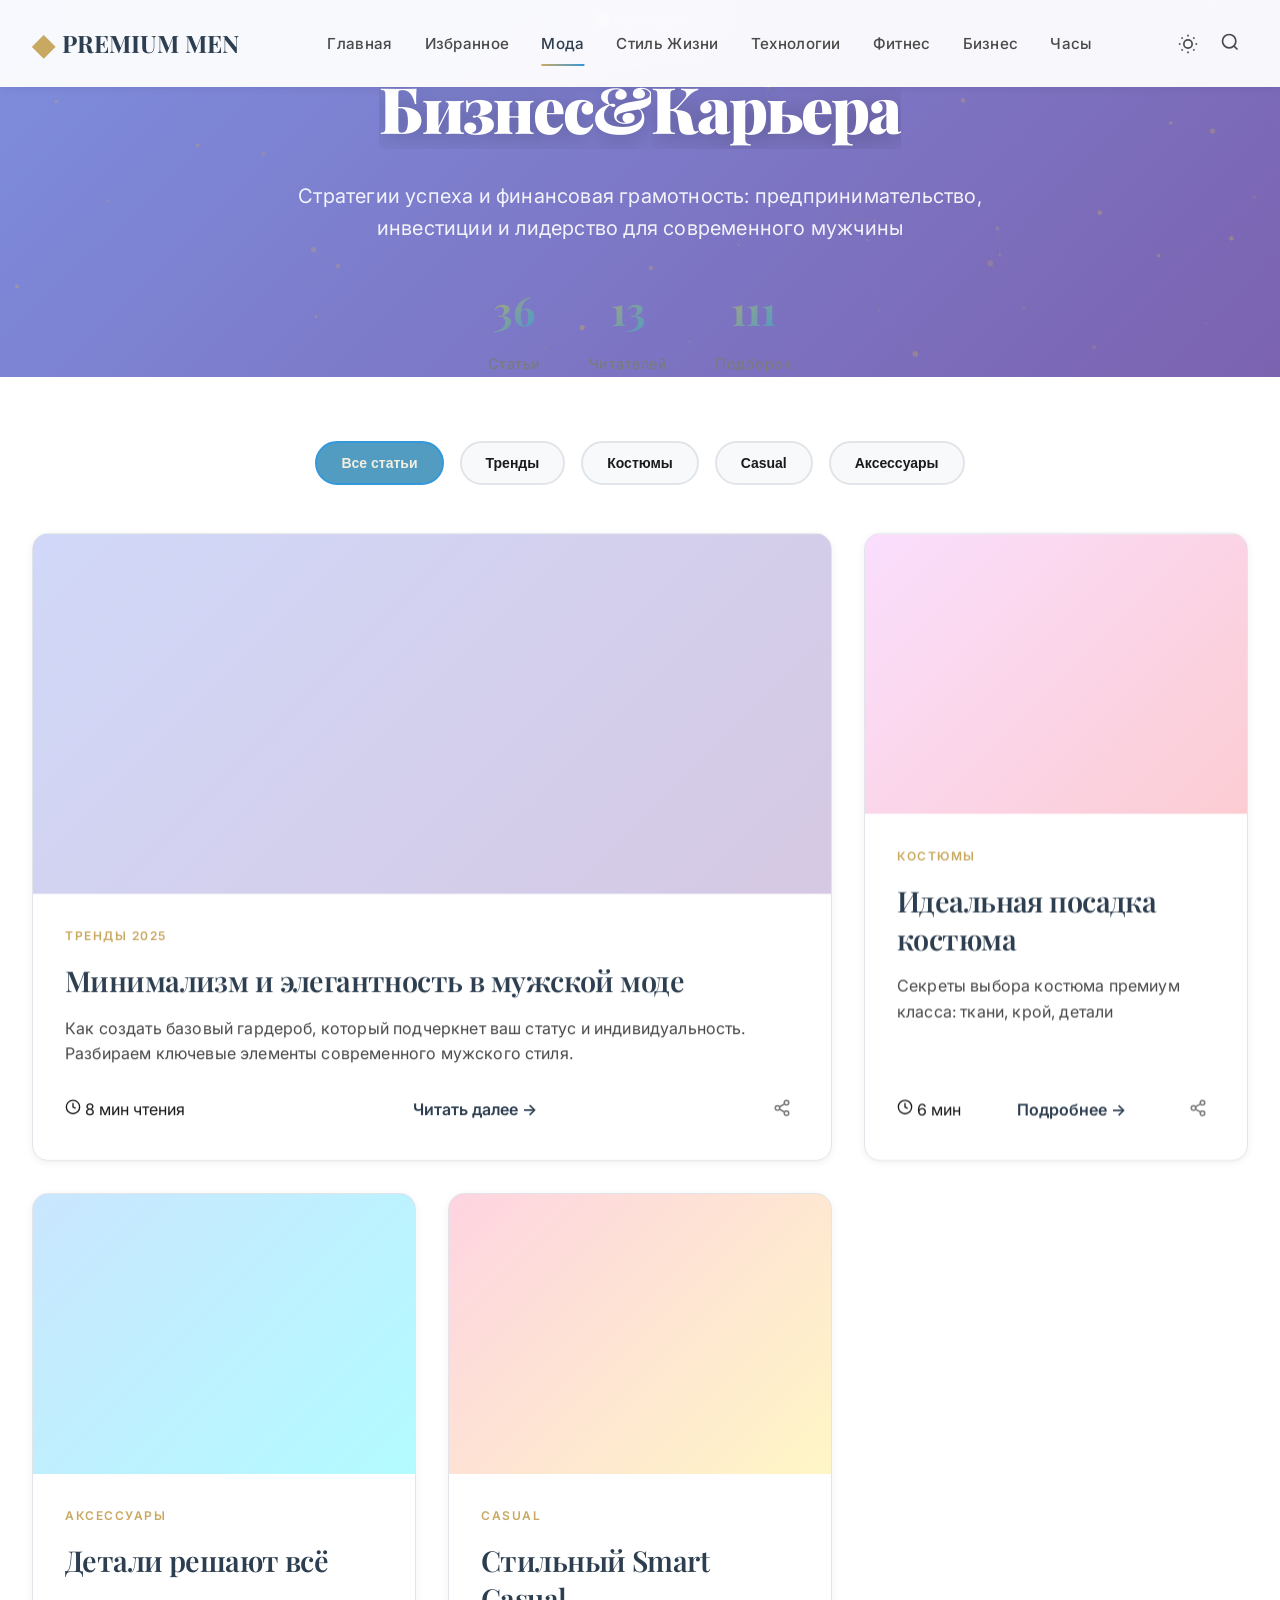
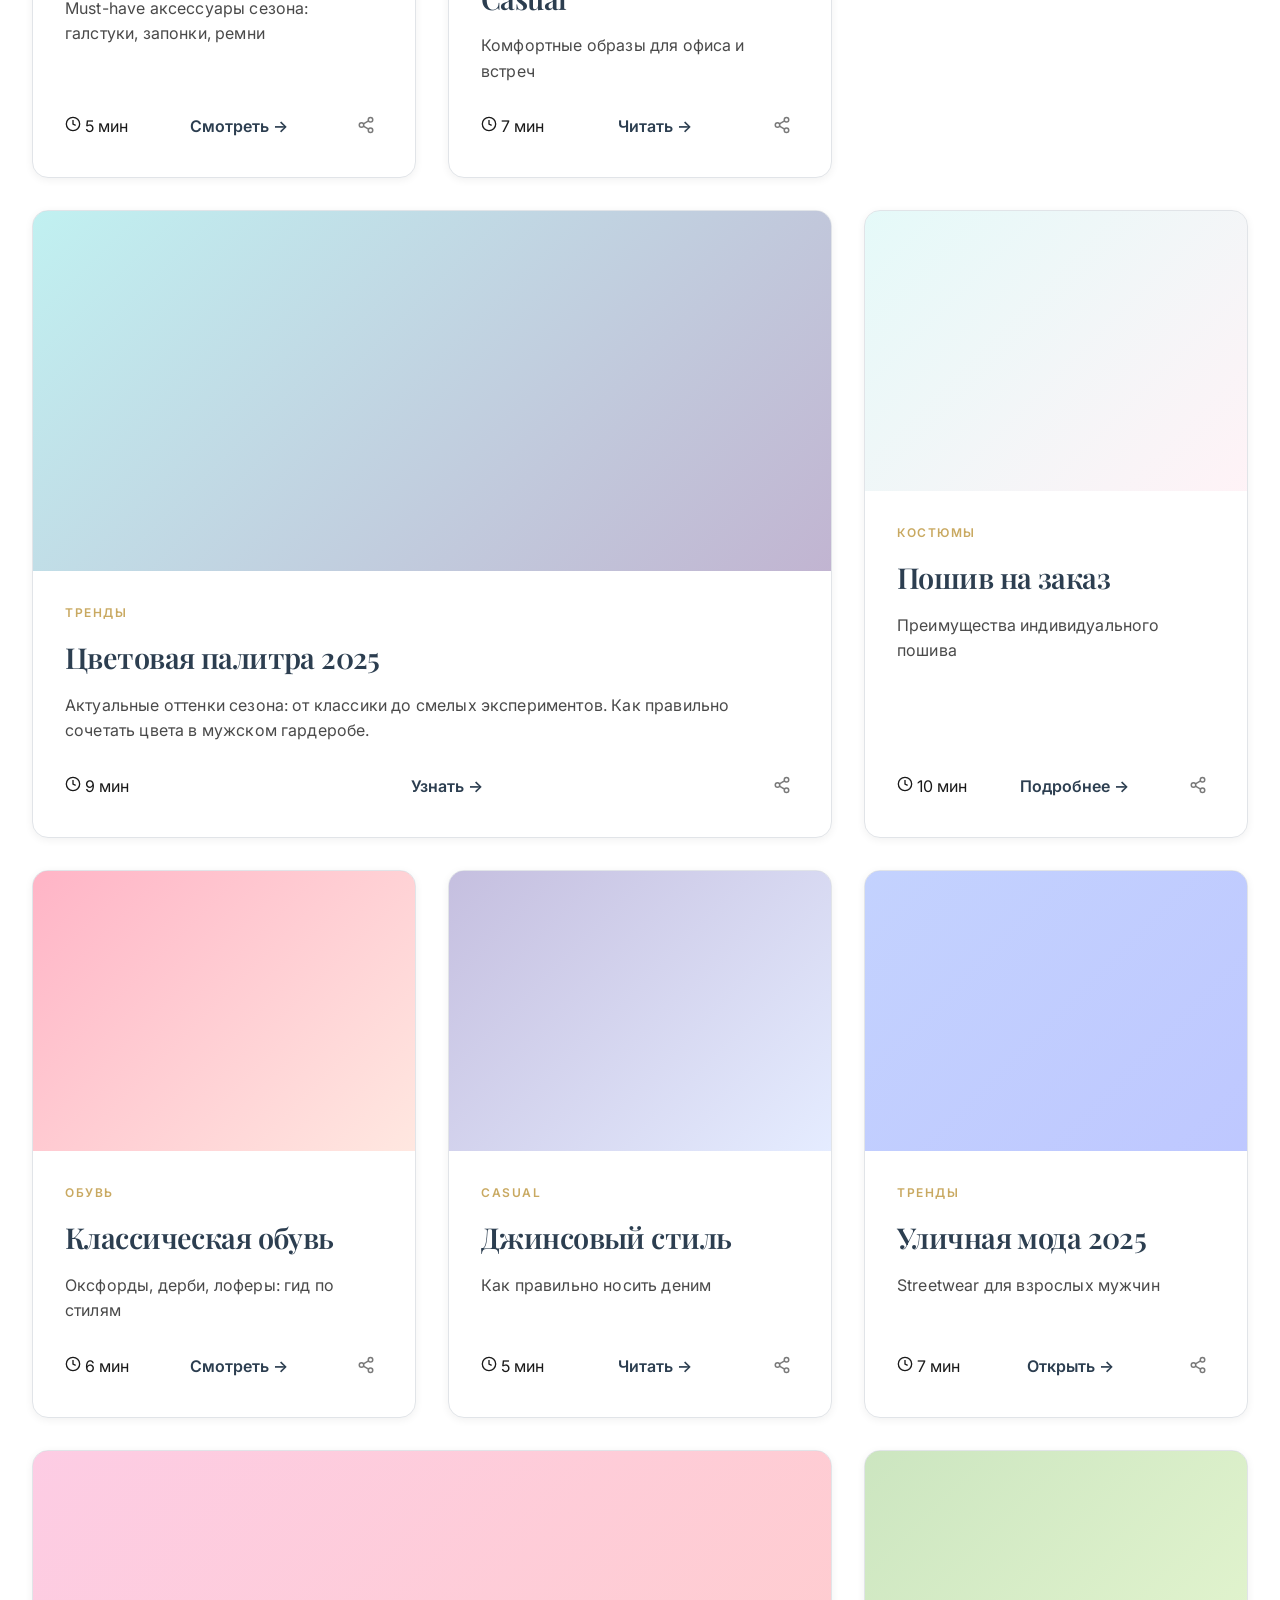
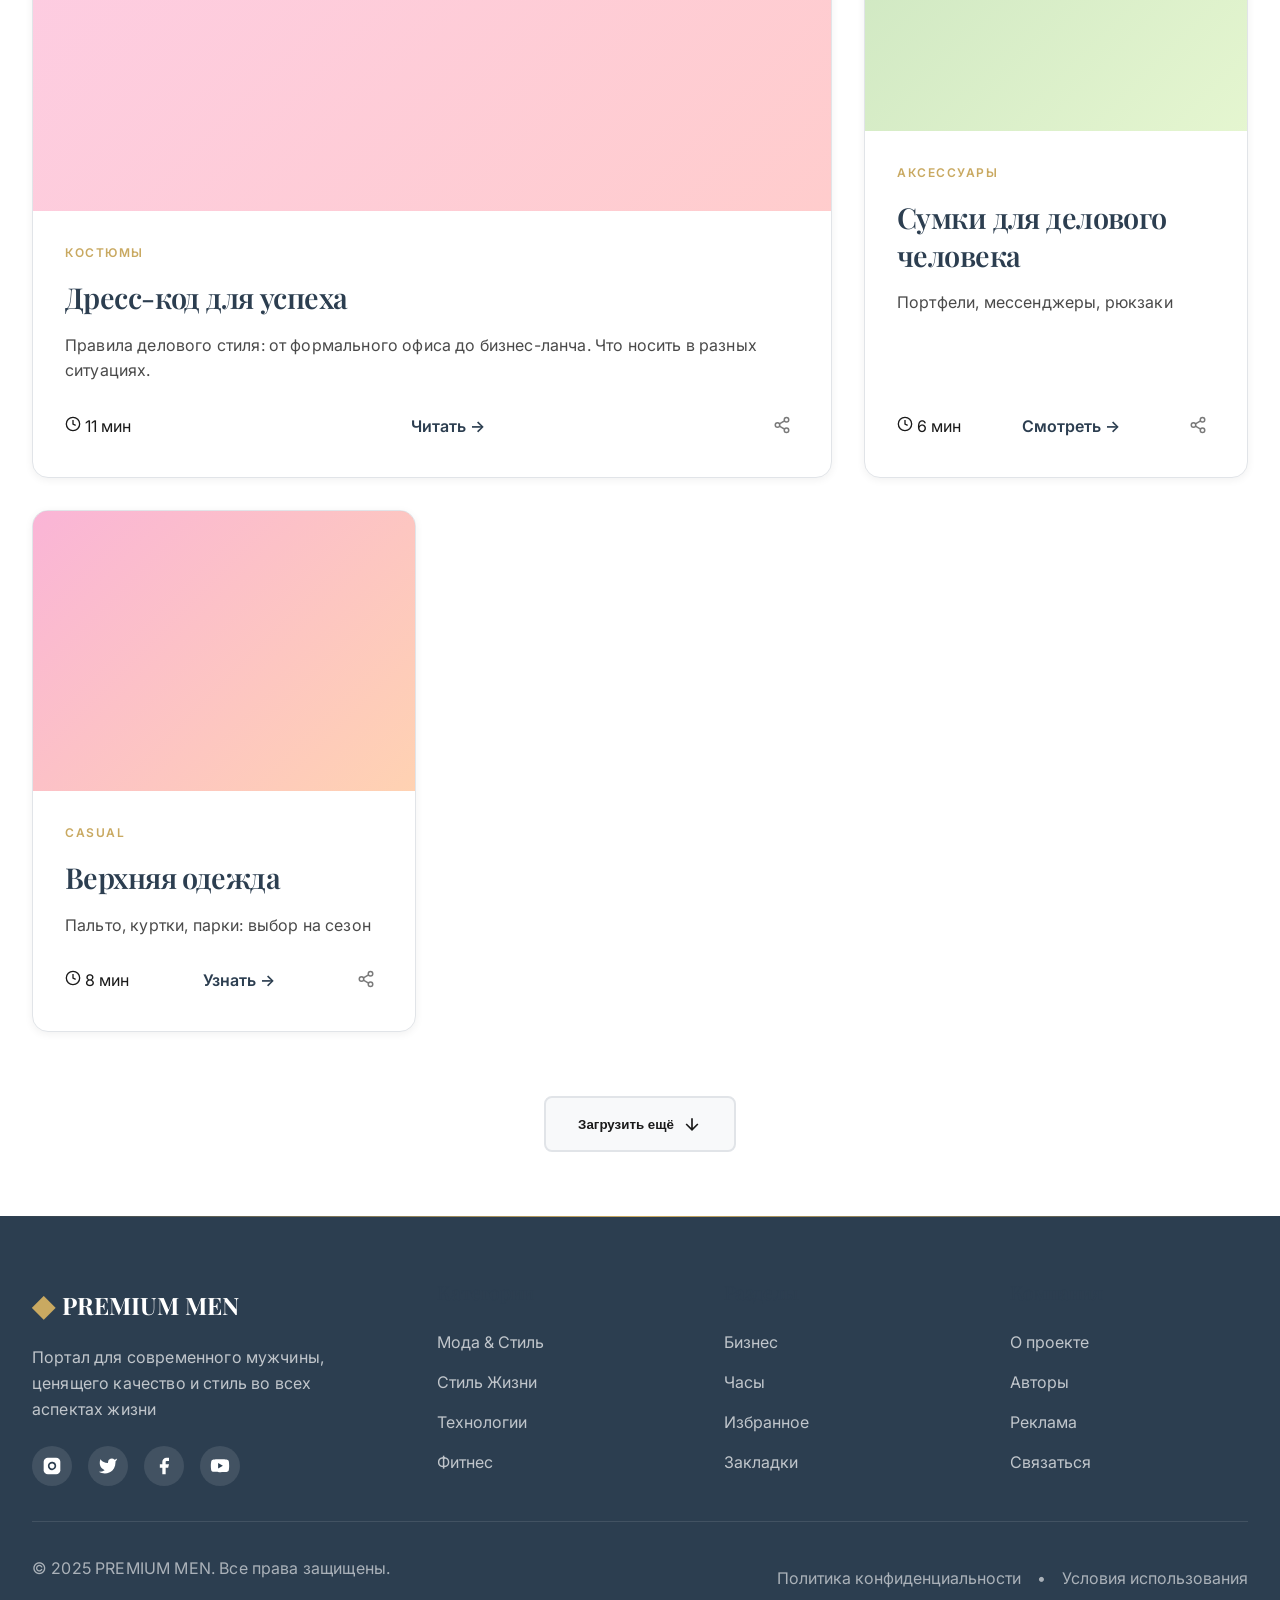
<file: business.html>
<!DOCTYPE html>
<html lang="ru">
<head>
    <meta charset="UTF-8">
    <meta name="viewport" content="width=device-width, initial-scale=1.0">

    <!-- SEO Meta Tags -->
    <title>Бизнес & Карьера | PREMIUM MEN - Стратегии успеха</title>
    <meta name="description" content="Бизнес и карьера: предпринимательство, инвестиции, лидерство. Стратегии успеха и финансовая грамотность.">
    <meta name="keywords" content="бизнес, стиль, костюмы, casual, аксессуары, гардероб, тренды 2025">
    <meta name="author" content="Premium Men">
    <meta name="robots" content="index, follow">

    <!-- Open Graph -->
    <meta property="og:type" content="website">
    <meta property="og:url" content="https://premiummen.com/business">
    <meta property="og:title" content="Бизнес & Карьера | PREMIUM MEN">
    <meta property="og:description" content="Стратегии успеха и финансовая грамотность для современного мужчины">
    <meta property="og:image" content="https://premiummen.com/og-fashion.jpg">

    <!-- Favicon -->
    <link rel="icon" type="image/png" sizes="32x32" href="data:image/svg+xml,<svg xmlns='http://www.w3.org/2000/svg' viewBox='0 0 100 100'><text y='0.9em' font-size='90'>◆</text></svg>">

    <!-- Styles -->
    <link rel="stylesheet" href="styles.css">
    <link rel="preconnect" href="https://fonts.googleapis.com">
    <link rel="preconnect" href="https://fonts.gstatic.com" crossorigin>
    <link rel="stylesheet" href="https://fonts.googleapis.com/css2?family=Playfair+Display:wght@400;600;700;900&family=Inter:wght@300;400;500;600;700;800&display=swap">

    <!-- Theme Color -->
    <meta name="theme-color" content="#2c3e50">

    <!-- PWA Manifest -->
    <link rel="manifest" href="manifest.json">

    <!-- Canonical URL -->
    <link rel="canonical" href="https://premiummen.com/fashion">
</head>
<body>
    <!-- Navigation -->
    <nav class="navbar" id="navbar">
        <div class="container">
            <div class="nav-content">
                <a href="index.html" class="logo">
                    <span class="logo-icon">◆</span>
                    <span class="logo-text">PREMIUM MEN</span>
                </a>
                <ul class="nav-menu" id="navMenu">
                    <li><a href="index.html" class="nav-link">Главная</a></li>
                    <li><a href="featured.html" class="nav-link">Избранное</a></li>
                    <li><a href="business.html" class="nav-link active">Мода</a></li>
                    <li><a href="lifestyle.html" class="nav-link">Стиль Жизни</a></li>
                    <li><a href="tech.html" class="nav-link">Технологии</a></li>
                    <li><a href="fitness.html" class="nav-link">Фитнес</a></li>
                    <li><a href="business.html" class="nav-link">Бизнес</a></li>
                    <li><a href="watches.html" class="nav-link">Часы</a></li>
                </ul>
                <div class="nav-actions">
                    <button class="theme-toggle" id="themeToggle" aria-label="Переключить тему">
                        <svg class="sun-icon" width="20" height="20" viewBox="0 0 24 24" fill="none" stroke="currentColor" stroke-width="2">
                            <circle cx="12" cy="12" r="5"></circle>
                            <line x1="12" y1="1" x2="12" y2="3"></line>
                            <line x1="12" y1="21" x2="12" y2="23"></line>
                            <line x1="4.22" y1="4.22" x2="5.64" y2="5.64"></line>
                            <line x1="18.36" y1="18.36" x2="19.78" y2="19.78"></line>
                            <line x1="1" y1="12" x2="3" y2="12"></line>
                            <line x1="21" y1="12" x2="23" y2="12"></line>
                            <line x1="4.22" y1="19.78" x2="5.64" y2="18.36"></line>
                            <line x1="18.36" y1="5.64" x2="19.78" y2="4.22"></line>
                        </svg>
                        <svg class="moon-icon" width="20" height="20" viewBox="0 0 24 24" fill="none" stroke="currentColor" stroke-width="2">
                            <path d="M21 12.79A9 9 0 1 1 11.21 3 7 7 0 0 0 21 12.79z"></path>
                        </svg>
                    </button>
                    <button class="search-btn" id="searchBtn" aria-label="Поиск">
                        <svg width="20" height="20" viewBox="0 0 24 24" fill="none" stroke="currentColor" stroke-width="2">
                            <circle cx="11" cy="11" r="8"></circle>
                            <path d="m21 21-4.35-4.35"></path>
                        </svg>
                    </button>
                    <button class="mobile-menu-toggle" id="mobileMenuToggle" aria-label="Меню">
                        <span></span>
                        <span></span>
                        <span></span>
                    </button>
                </div>
            </div>
        </div>
    </nav>

    <!-- Category Hero -->
    <section class="category-hero" style="background: linear-gradient(135deg, rgba(102, 126, 234, 0.9) 0%, rgba(118, 75, 162, 0.9) 100%), url('https://images.unsplash.com/photo-1507003211169-0a1dd7228f2d?w=1600&q=80') center/cover;">
        <div class="container">
            <div class="category-hero-content">
                <span class="category-badge">👔 Категория</span>
                <h1 class="category-hero-title">Бизнес & Карьера</h1>
                <p class="category-hero-description">Стратегии успеха и финансовая грамотность: предпринимательство, инвестиции и лидерство для современного мужчины</p>
                <div class="category-stats">
                    <div class="stat-item">
                        <div class="stat-number">42</div>
                        <div class="stat-label">Статьи</div>
                    </div>
                    <div class="stat-item">
                        <div class="stat-number">15K</div>
                        <div class="stat-label">Читателей</div>
                    </div>
                    <div class="stat-item">
                        <div class="stat-number">128</div>
                        <div class="stat-label">Подборок</div>
                    </div>
                </div>
            </div>
        </div>
    </section>

    <!-- Articles Grid -->
    <section class="articles-section">
        <div class="container">
            <div class="articles-filter">
                <button class="filter-btn active" data-filter="all">Все статьи</button>
                <button class="filter-btn" data-filter="trends">Тренды</button>
                <button class="filter-btn" data-filter="suits">Костюмы</button>
                <button class="filter-btn" data-filter="casual">Casual</button>
                <button class="filter-btn" data-filter="accessories">Аксессуары</button>
            </div>

            <div class="cards-grid">
                <article class="card card-large" data-category="trends">
                    <div class="card-image-wrapper">
                        <div class="card-image" style="background: linear-gradient(135deg, rgba(102, 126, 234, 0.3) 0%, rgba(118, 75, 162, 0.3) 100%), url('https://images.unsplash.com/photo-1490578474895-699cd4e2cf59?w=800&q=80') center/cover;"></div>
                        <div class="card-overlay"></div>
                    </div>
                    <div class="card-content">
                        <span class="card-tag">Тренды 2025</span>
                        <h3 class="card-title">Минимализм и элегантность в мужской моде</h3>
                        <p class="card-text">Как создать базовый гардероб, который подчеркнет ваш статус и индивидуальность. Разбираем ключевые элементы современного мужского стиля.</p>
                        <div class="card-footer">
                            <span class="card-meta">
                                <svg width="16" height="16" viewBox="0 0 24 24" fill="none" stroke="currentColor" stroke-width="2">
                                    <circle cx="12" cy="12" r="10"></circle>
                                    <path d="M12 6v6l4 2"></path>
                                </svg>
                                8 мин чтения
                            </span>
                            <a href="article-minimalism.html" class="card-link">Читать далее →</a>
                        </div>
                    </div>
                </article>

                <article class="card" data-category="suits">
                    <div class="card-image-wrapper">
                        <div class="card-image" style="background: linear-gradient(135deg, rgba(240, 147, 251, 0.3) 0%, rgba(245, 87, 108, 0.3) 100%), url('https://images.unsplash.com/photo-1594938298603-c8148c4dae35?w=600&q=80') center/cover;"></div>
                        <div class="card-overlay"></div>
                    </div>
                    <div class="card-content">
                        <span class="card-tag">Костюмы</span>
                        <h3 class="card-title">Идеальная посадка костюма</h3>
                        <p class="card-text">Секреты выбора костюма премиум класса: ткани, крой, детали</p>
                        <div class="card-footer">
                            <span class="card-meta">
                                <svg width="16" height="16" viewBox="0 0 24 24" fill="none" stroke="currentColor" stroke-width="2">
                                    <circle cx="12" cy="12" r="10"></circle>
                                    <path d="M12 6v6l4 2"></path>
                                </svg>
                                6 мин
                            </span>
                            <a href="article-perfect-suit.html" class="card-link">Подробнее →</a>
                        </div>
                    </div>
                </article>

                <article class="card" data-category="accessories">
                    <div class="card-image-wrapper">
                        <div class="card-image" style="background: linear-gradient(135deg, rgba(79, 172, 254, 0.3) 0%, rgba(0, 242, 254, 0.3) 100%), url('https://images.unsplash.com/photo-1524678714210-9917a6c619c2?w=600&q=80') center/cover;"></div>
                        <div class="card-overlay"></div>
                    </div>
                    <div class="card-content">
                        <span class="card-tag">Аксессуары</span>
                        <h3 class="card-title">Детали решают всё</h3>
                        <p class="card-text">Must-have аксессуары сезона: галстуки, запонки, ремни</p>
                        <div class="card-footer">
                            <span class="card-meta">
                                <svg width="16" height="16" viewBox="0 0 24 24" fill="none" stroke="currentColor" stroke-width="2">
                                    <circle cx="12" cy="12" r="10"></circle>
                                    <path d="M12 6v6l4 2"></path>
                                </svg>
                                5 мин
                            </span>
                            <a href="#" class="card-link">Смотреть →</a>
                        </div>
                    </div>
                </article>

                <article class="card" data-category="casual">
                    <div class="card-image-wrapper">
                        <div class="card-image" style="background: linear-gradient(135deg, rgba(250, 112, 154, 0.3) 0%, rgba(254, 225, 64, 0.3) 100%), url('https://images.unsplash.com/photo-1617127365659-c47fa864d8bc?w=600&q=80') center/cover;"></div>
                        <div class="card-overlay"></div>
                    </div>
                    <div class="card-content">
                        <span class="card-tag">Casual</span>
                        <h3 class="card-title">Стильный Smart Casual</h3>
                        <p class="card-text">Комфортные образы для офиса и встреч</p>
                        <div class="card-footer">
                            <span class="card-meta">
                                <svg width="16" height="16" viewBox="0 0 24 24" fill="none" stroke="currentColor" stroke-width="2">
                                    <circle cx="12" cy="12" r="10"></circle>
                                    <path d="M12 6v6l4 2"></path>
                                </svg>
                                7 мин
                            </span>
                            <a href="#" class="card-link">Читать →</a>
                        </div>
                    </div>
                </article>

                <article class="card card-large" data-category="trends">
                    <div class="card-image-wrapper">
                        <div class="card-image" style="background: linear-gradient(135deg, rgba(48, 207, 208, 0.3) 0%, rgba(51, 8, 103, 0.3) 100%), url('https://images.unsplash.com/photo-1487222477894-8943e31ef7b2?w=800&q=80') center/cover;"></div>
                        <div class="card-overlay"></div>
                    </div>
                    <div class="card-content">
                        <span class="card-tag">Тренды</span>
                        <h3 class="card-title">Цветовая палитра 2025</h3>
                        <p class="card-text">Актуальные оттенки сезона: от классики до смелых экспериментов. Как правильно сочетать цвета в мужском гардеробе.</p>
                        <div class="card-footer">
                            <span class="card-meta">
                                <svg width="16" height="16" viewBox="0 0 24 24" fill="none" stroke="currentColor" stroke-width="2">
                                    <circle cx="12" cy="12" r="10"></circle>
                                    <path d="M12 6v6l4 2"></path>
                                </svg>
                                9 мин
                            </span>
                            <a href="#" class="card-link">Узнать →</a>
                        </div>
                    </div>
                </article>

                <article class="card" data-category="suits">
                    <div class="card-image-wrapper">
                        <div class="card-image" style="background: linear-gradient(135deg, rgba(168, 237, 234, 0.3) 0%, rgba(254, 214, 227, 0.3) 100%), url('https://images.unsplash.com/photo-1507679799987-c73779587ccf?w=600&q=80') center/cover;"></div>
                        <div class="card-overlay"></div>
                    </div>
                    <div class="card-content">
                        <span class="card-tag">Костюмы</span>
                        <h3 class="card-title">Пошив на заказ</h3>
                        <p class="card-text">Преимущества индивидуального пошива</p>
                        <div class="card-footer">
                            <span class="card-meta">
                                <svg width="16" height="16" viewBox="0 0 24 24" fill="none" stroke="currentColor" stroke-width="2">
                                    <circle cx="12" cy="12" r="10"></circle>
                                    <path d="M12 6v6l4 2"></path>
                                </svg>
                                10 мин
                            </span>
                            <a href="#" class="card-link">Подробнее →</a>
                        </div>
                    </div>
                </article>

                <article class="card" data-category="accessories">
                    <div class="card-image-wrapper">
                        <div class="card-image" style="background: linear-gradient(135deg, rgba(255, 8, 68, 0.3) 0%, rgba(255, 177, 153, 0.3) 100%), url('https://images.unsplash.com/photo-1618354691373-d851c5c3a990?w=600&q=80') center/cover;"></div>
                        <div class="card-overlay"></div>
                    </div>
                    <div class="card-content">
                        <span class="card-tag">Обувь</span>
                        <h3 class="card-title">Классическая обувь</h3>
                        <p class="card-text">Оксфорды, дерби, лоферы: гид по стилям</p>
                        <div class="card-footer">
                            <span class="card-meta">
                                <svg width="16" height="16" viewBox="0 0 24 24" fill="none" stroke="currentColor" stroke-width="2">
                                    <circle cx="12" cy="12" r="10"></circle>
                                    <path d="M12 6v6l4 2"></path>
                                </svg>
                                6 мин
                            </span>
                            <a href="#" class="card-link">Смотреть →</a>
                        </div>
                    </div>
                </article>

                <article class="card" data-category="casual">
                    <div class="card-image-wrapper">
                        <div class="card-image" style="background: linear-gradient(135deg, rgba(63, 43, 150, 0.3) 0%, rgba(168, 192, 255, 0.3) 100%), url('https://images.unsplash.com/photo-1591047139829-d91aecb6caea?w=600&q=80') center/cover;"></div>
                        <div class="card-overlay"></div>
                    </div>
                    <div class="card-content">
                        <span class="card-tag">Casual</span>
                        <h3 class="card-title">Джинсовый стиль</h3>
                        <p class="card-text">Как правильно носить деним</p>
                        <div class="card-footer">
                            <span class="card-meta">
                                <svg width="16" height="16" viewBox="0 0 24 24" fill="none" stroke="currentColor" stroke-width="2">
                                    <circle cx="12" cy="12" r="10"></circle>
                                    <path d="M12 6v6l4 2"></path>
                                </svg>
                                5 мин
                            </span>
                            <a href="#" class="card-link">Читать →</a>
                        </div>
                    </div>
                </article>

                <article class="card" data-category="trends">
                    <div class="card-image-wrapper">
                        <div class="card-image" style="background: linear-gradient(135deg, rgba(57, 106, 252, 0.3) 0%, rgba(41, 72, 255, 0.3) 100%), url('https://images.unsplash.com/photo-1506794778202-cad84cf45f1d?w=600&q=80') center/cover;"></div>
                        <div class="card-overlay"></div>
                    </div>
                    <div class="card-content">
                        <span class="card-tag">Тренды</span>
                        <h3 class="card-title">Уличная мода 2025</h3>
                        <p class="card-text">Streetwear для взрослых мужчин</p>
                        <div class="card-footer">
                            <span class="card-meta">
                                <svg width="16" height="16" viewBox="0 0 24 24" fill="none" stroke="currentColor" stroke-width="2">
                                    <circle cx="12" cy="12" r="10"></circle>
                                    <path d="M12 6v6l4 2"></path>
                                </svg>
                                7 мин
                            </span>
                            <a href="#" class="card-link">Открыть →</a>
                        </div>
                    </div>
                </article>

                <article class="card card-large" data-category="suits">
                    <div class="card-image-wrapper">
                        <div class="card-image" style="background: linear-gradient(135deg, rgba(248, 87, 166, 0.3) 0%, rgba(255, 88, 88, 0.3) 100%), url('https://images.unsplash.com/photo-1593030761757-71fae45fa0e7?w=800&q=80') center/cover;"></div>
                        <div class="card-overlay"></div>
                    </div>
                    <div class="card-content">
                        <span class="card-tag">Костюмы</span>
                        <h3 class="card-title">Дресс-код для успеха</h3>
                        <p class="card-text">Правила делового стиля: от формального офиса до бизнес-ланча. Что носить в разных ситуациях.</p>
                        <div class="card-footer">
                            <span class="card-meta">
                                <svg width="16" height="16" viewBox="0 0 24 24" fill="none" stroke="currentColor" stroke-width="2">
                                    <circle cx="12" cy="12" r="10"></circle>
                                    <path d="M12 6v6l4 2"></path>
                                </svg>
                                11 мин
                            </span>
                            <a href="#" class="card-link">Читать →</a>
                        </div>
                    </div>
                </article>

                <article class="card" data-category="accessories">
                    <div class="card-image-wrapper">
                        <div class="card-image" style="background: linear-gradient(135deg, rgba(86, 171, 47, 0.3) 0%, rgba(168, 224, 99, 0.3) 100%), url('https://images.unsplash.com/photo-1523293182086-7651a899d37f?w=600&q=80') center/cover;"></div>
                        <div class="card-overlay"></div>
                    </div>
                    <div class="card-content">
                        <span class="card-tag">Аксессуары</span>
                        <h3 class="card-title">Сумки для делового человека</h3>
                        <p class="card-text">Портфели, мессенджеры, рюкзаки</p>
                        <div class="card-footer">
                            <span class="card-meta">
                                <svg width="16" height="16" viewBox="0 0 24 24" fill="none" stroke="currentColor" stroke-width="2">
                                    <circle cx="12" cy="12" r="10"></circle>
                                    <path d="M12 6v6l4 2"></path>
                                </svg>
                                6 мин
                            </span>
                            <a href="#" class="card-link">Смотреть →</a>
                        </div>
                    </div>
                </article>

                <article class="card" data-category="casual">
                    <div class="card-image-wrapper">
                        <div class="card-image" style="background: linear-gradient(135deg, rgba(238, 9, 121, 0.3) 0%, rgba(255, 106, 0, 0.3) 100%), url('https://images.unsplash.com/photo-1520975954732-35dd22299614?w=600&q=80') center/cover;"></div>
                        <div class="card-overlay"></div>
                    </div>
                    <div class="card-content">
                        <span class="card-tag">Casual</span>
                        <h3 class="card-title">Верхняя одежда</h3>
                        <p class="card-text">Пальто, куртки, парки: выбор на сезон</p>
                        <div class="card-footer">
                            <span class="card-meta">
                                <svg width="16" height="16" viewBox="0 0 24 24" fill="none" stroke="currentColor" stroke-width="2">
                                    <circle cx="12" cy="12" r="10"></circle>
                                    <path d="M12 6v6l4 2"></path>
                                </svg>
                                8 мин
                            </span>
                            <a href="#" class="card-link">Узнать →</a>
                        </div>
                    </div>
                </article>
            </div>

            <!-- Load More -->
            <div class="load-more-container">
                <button class="load-more-btn">
                    Загрузить ещё
                    <svg width="20" height="20" viewBox="0 0 24 24" fill="none" stroke="currentColor" stroke-width="2">
                        <path d="M12 5v14M5 12l7 7 7-7"/>
                    </svg>
                </button>
            </div>
        </div>
    </section>

    <!-- Footer -->
    <footer class="footer">
        <div class="container">
            <div class="footer-content">
                <div class="footer-section footer-about">
                    <div class="footer-logo">
                        <span class="logo-icon">◆</span>
                        <span class="logo-text">PREMIUM MEN</span>
                    </div>
                    <p class="footer-description">Портал для современного мужчины, ценящего качество и стиль во всех аспектах жизни</p>
                    <div class="social-links">
                        <a href="#" class="social-link" aria-label="Instagram">
                            <svg width="20" height="20" viewBox="0 0 24 24" fill="currentColor">
                                <rect x="2" y="2" width="20" height="20" rx="5" ry="5"/>
                                <path d="M16 11.37A4 4 0 1 1 12.63 8 4 4 0 0 1 16 11.37z" fill="none" stroke="#2c3e50" stroke-width="2"/>
                                <path d="M17.5 6.5h.01"/>
                            </svg>
                        </a>
                        <a href="#" class="social-link" aria-label="Twitter">
                            <svg width="20" height="20" viewBox="0 0 24 24" fill="currentColor">
                                <path d="M23 3a10.9 10.9 0 0 1-3.14 1.53 4.48 4.48 0 0 0-7.86 3v1A10.66 10.66 0 0 1 3 4s-4 9 5 13a11.64 11.64 0 0 1-7 2c9 5 20 0 20-11.5a4.5 4.5 0 0 0-.08-.83A7.72 7.72 0 0 0 23 3z"/>
                            </svg>
                        </a>
                        <a href="#" class="social-link" aria-label="Facebook">
                            <svg width="20" height="20" viewBox="0 0 24 24" fill="currentColor">
                                <path d="M18 2h-3a5 5 0 0 0-5 5v3H7v4h3v8h4v-8h3l1-4h-4V7a1 1 0 0 1 1-1h3z"/>
                            </svg>
                        </a>
                        <a href="#" class="social-link" aria-label="YouTube">
                            <svg width="20" height="20" viewBox="0 0 24 24" fill="currentColor">
                                <path d="M22.54 6.42a2.78 2.78 0 0 0-1.94-2C18.88 4 12 4 12 4s-6.88 0-8.6.46a2.78 2.78 0 0 0-1.94 2A29 29 0 0 0 1 11.75a29 29 0 0 0 .46 5.33A2.78 2.78 0 0 0 3.4 19c1.72.46 8.6.46 8.6.46s6.88 0 8.6-.46a2.78 2.78 0 0 0 1.94-2 29 29 0 0 0 .46-5.25 29 29 0 0 0-.46-5.33z"/>
                                <path d="m9.75 15.02 5.75-3.27-5.75-3.27v6.54z" fill="#2c3e50"/>
                            </svg>
                        </a>
                    </div>
                </div>
                <div class="footer-section">
                    <h4 class="footer-heading">Категории</h4>
                    <ul class="footer-links">
                        <li><a href="fashion.html">Мода & Стиль</a></li>
                        <li><a href="lifestyle.html">Стиль Жизни</a></li>
                        <li><a href="tech.html">Технологии</a></li>
                        <li><a href="fitness.html">Фитнес</a></li>
                    </ul>
                </div>
                <div class="footer-section">
                    <h4 class="footer-heading">Разделы</h4>
                    <ul class="footer-links">
                        <li><a href="business.html">Бизнес</a></li>
                        <li><a href="watches.html">Часы</a></li>
                        <li><a href="featured.html">Избранное</a></li>
                        <li><a href="bookmarks.html">Закладки</a></li>
                    </ul>
                </div>
                <div class="footer-section">
                    <h4 class="footer-heading">Компания</h4>
                    <ul class="footer-links">
                        <li><a href="about.html">О проекте</a></li>
                        <li><a href="#">Авторы</a></li>
                        <li><a href="#">Реклама</a></li>
                        <li><a href="contact.html">Связаться</a></li>
                    </ul>
                </div>
            </div>
            <div class="footer-bottom">
                <p>&copy; 2025 PREMIUM MEN. Все права защищены.</p>
                <div class="footer-legal">
                    <a href="#">Политика конфиденциальности</a>
                    <span>•</span>
                    <a href="#">Условия использования</a>
                </div>
            </div>
        </div>
    </footer>

    <!-- Scroll to Top -->
    <button class="scroll-to-top" id="scrollToTop" aria-label="Наверх">
        <svg width="24" height="24" viewBox="0 0 24 24" fill="none" stroke="currentColor" stroke-width="2">
            <path d="M12 19V5M5 12l7-7 7 7"/>
        </svg>
    </button>

    <!-- Search Modal -->
    <div class="search-modal" id="searchModal">
        <div class="search-modal-overlay" id="searchModalOverlay"></div>
        <div class="search-modal-content">
            <div class="search-modal-header">
                <div class="search-input-container">
                    <svg class="search-icon" width="24" height="24" viewBox="0 0 24 24" fill="none" stroke="currentColor" stroke-width="2">
                        <circle cx="11" cy="11" r="8"></circle>
                        <path d="m21 21-4.35-4.35"></path>
                    </svg>
                    <input type="text" class="search-input" id="searchInput" placeholder="Поиск статей, категорий..." autocomplete="off">
                    <button class="search-close" id="searchClose" aria-label="Закрыть">
                        <svg width="24" height="24" viewBox="0 0 24 24" fill="none" stroke="currentColor" stroke-width="2">
                            <line x1="18" y1="6" x2="6" y2="18"></line>
                            <line x1="6" y1="6" x2="18" y2="18"></line>
                        </svg>
                    </button>
                </div>
                <div class="search-hints">
                    <span class="search-hint"><kbd>↵</kbd> открыть</span>
                    <span class="search-hint"><kbd>↑</kbd><kbd>↓</kbd> навигация</span>
                    <span class="search-hint"><kbd>ESC</kbd> закрыть</span>
                </div>
            </div>
            <div class="search-results" id="searchResults">
                <div class="search-empty">
                    <svg width="64" height="64" viewBox="0 0 24 24" fill="none" stroke="currentColor" stroke-width="1.5">
                        <circle cx="11" cy="11" r="8"></circle>
                        <path d="m21 21-4.35-4.35"></path>
                    </svg>
                    <p>Начните вводить для поиска</p>
                </div>
            </div>
        </div>
    </div>

    <script src="script.js"></script>
</body>
</html>
</file>
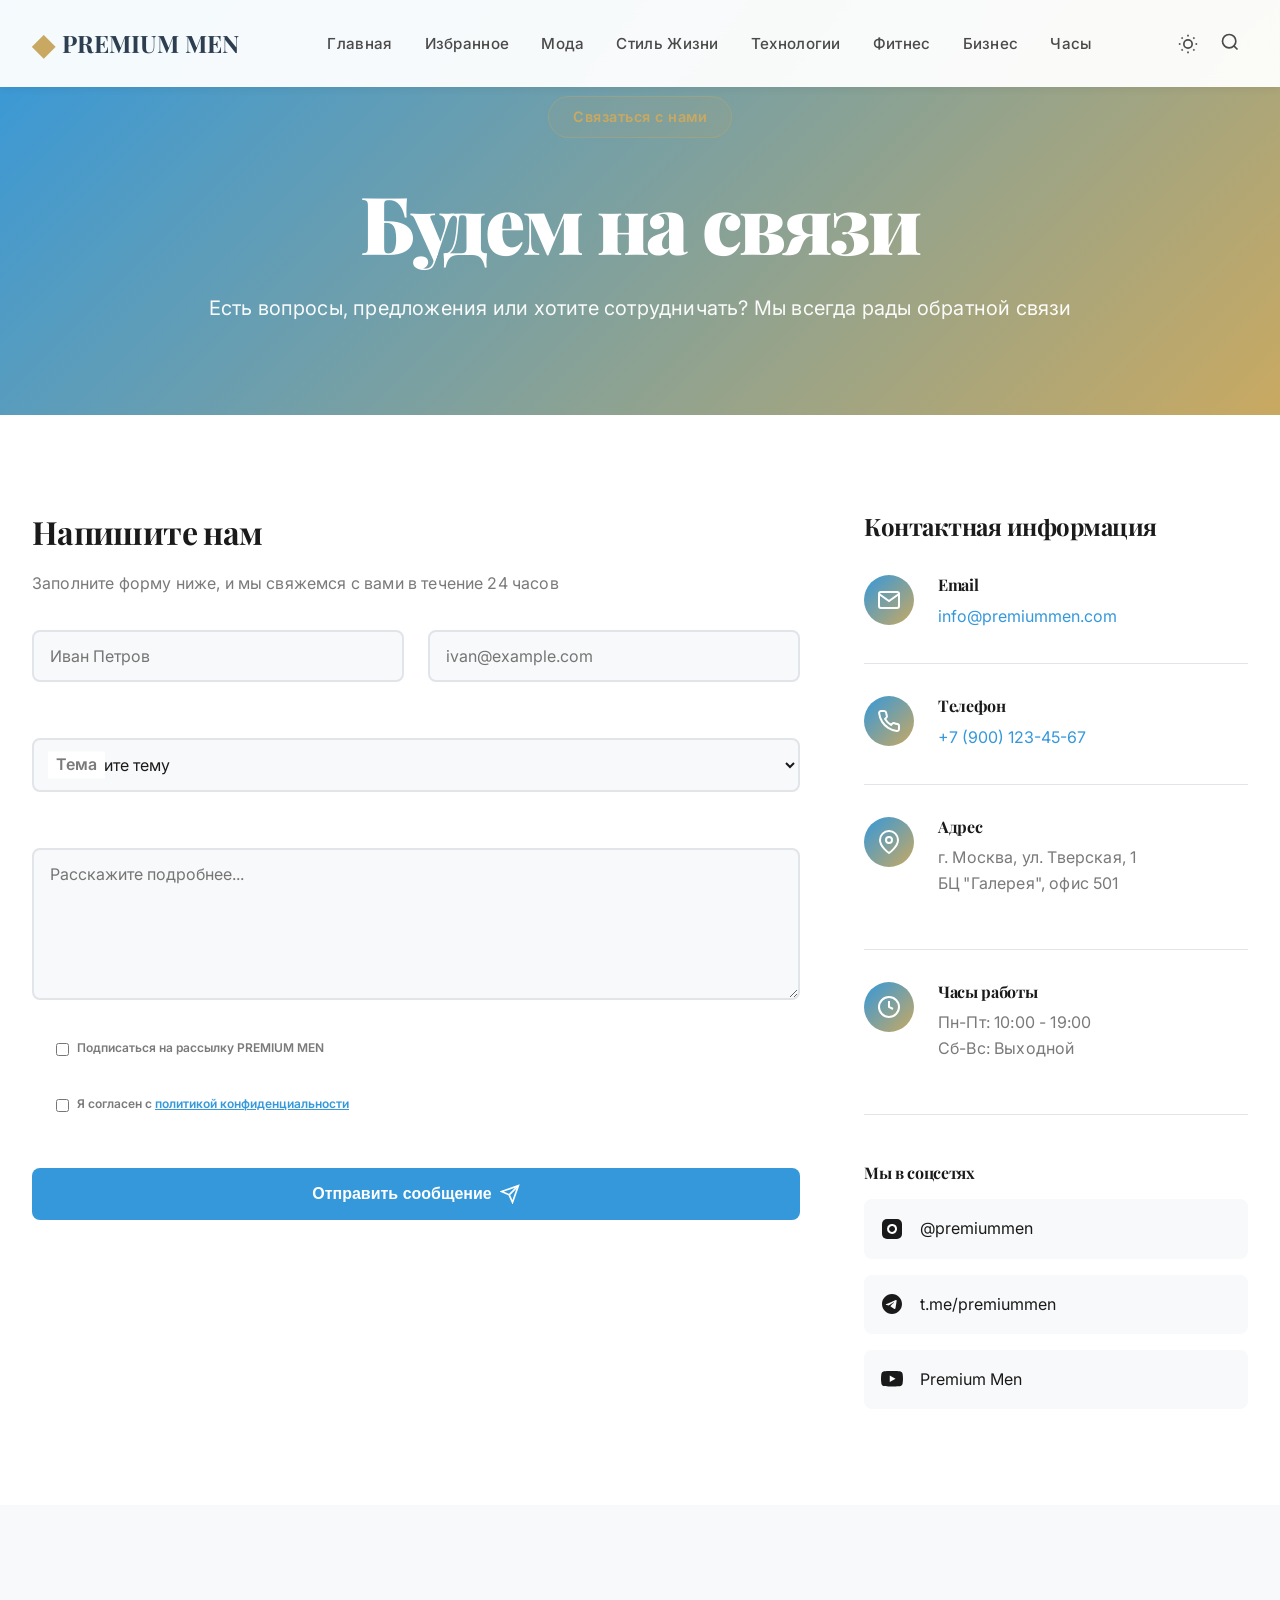
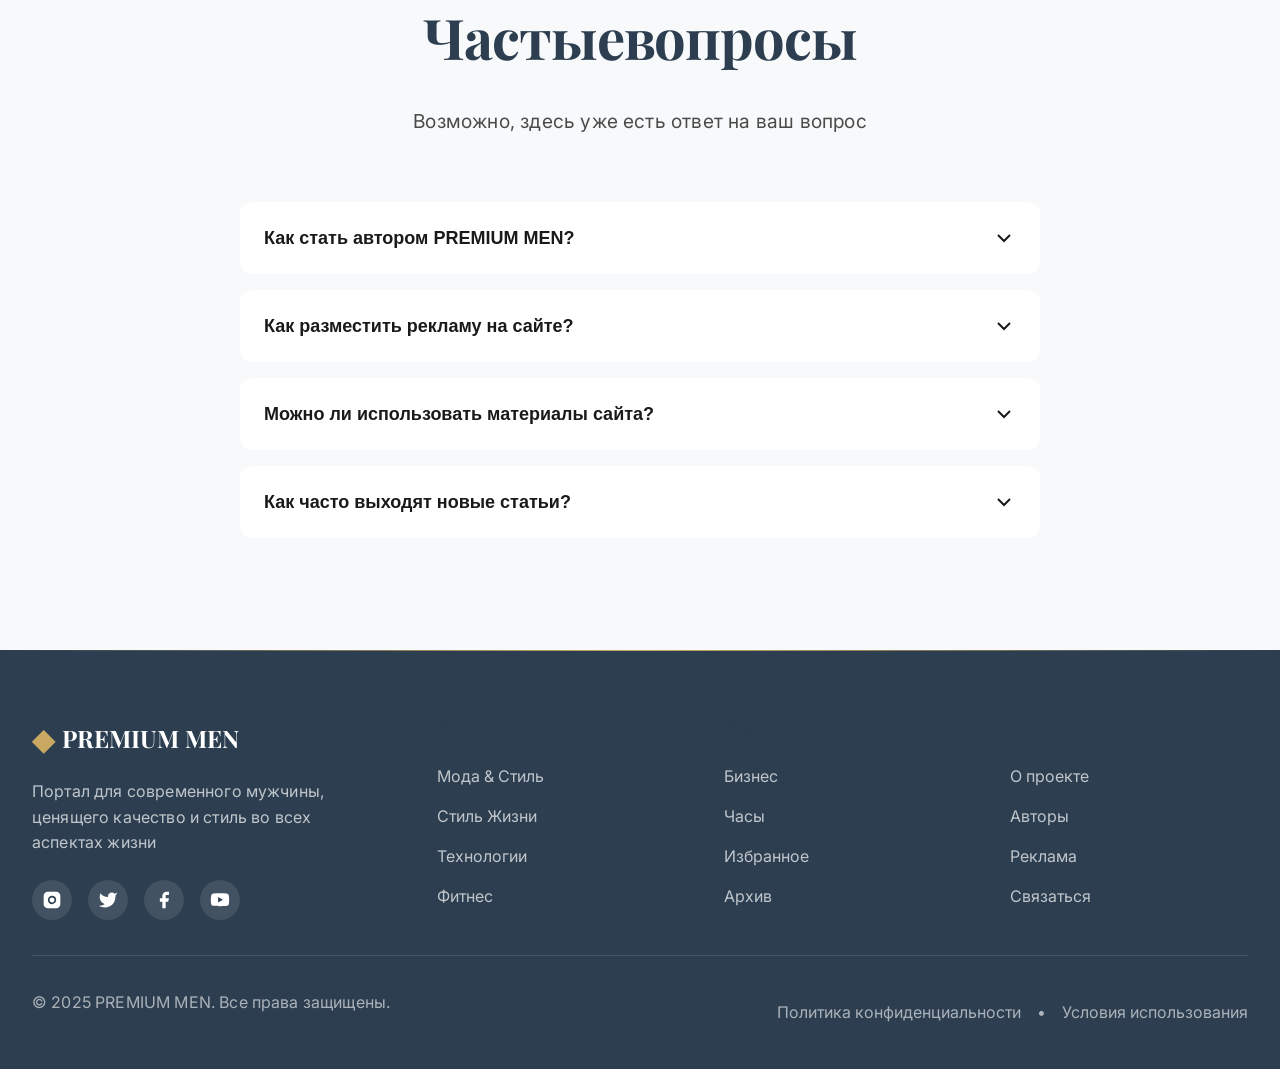
<file: contact.html>
<!DOCTYPE html>
<html lang="ru">
<head>
    <meta charset="UTF-8">
    <meta name="viewport" content="width=device-width, initial-scale=1.0">
    <title>Контакты | PREMIUM MEN - Свяжитесь с нами</title>
    <meta name="description" content="Свяжитесь с командой PREMIUM MEN. Форма обратной связи, email, социальные сети. Всегда рады вашим предложениям и сотрудничеству.">

    <link rel="stylesheet" href="styles.css">
    <link rel="preconnect" href="https://fonts.googleapis.com">
    <link rel="preconnect" href="https://fonts.gstatic.com" crossorigin>
    <link rel="stylesheet" href="https://fonts.googleapis.com/css2?family=Playfair+Display:wght@400;600;700;900&family=Inter:wght@300;400;500;600;700;800&display=swap">

    <meta name="theme-color" content="#2c3e50">
    <link rel="icon" type="image/png" href="data:image/svg+xml,<svg xmlns='http://www.w3.org/2000/svg' viewBox='0 0 100 100'><text y='0.9em' font-size='90'>◆</text></svg>">
</head>
<body>
    <!-- Navigation -->
    <nav class="navbar" id="navbar">
        <div class="container">
            <div class="nav-content">
                <a href="index.html" class="logo">
                    <span class="logo-icon">◆</span>
                    <span class="logo-text">PREMIUM MEN</span>
                </a>
                <ul class="nav-menu" id="navMenu">
                    <li><a href="index.html" class="nav-link">Главная</a></li>
                    <li><a href="featured.html" class="nav-link">Избранное</a></li>
                    <li><a href="fashion.html" class="nav-link">Мода</a></li>
                    <li><a href="lifestyle.html" class="nav-link">Стиль Жизни</a></li>
                    <li><a href="tech.html" class="nav-link">Технологии</a></li>
                    <li><a href="fitness.html" class="nav-link">Фитнес</a></li>
                    <li><a href="business.html" class="nav-link">Бизнес</a></li>
                    <li><a href="watches.html" class="nav-link">Часы</a></li>
                </ul>
                <div class="nav-actions">
                    <button class="theme-toggle" id="themeToggle" aria-label="Переключить тему">
                        <svg class="sun-icon" width="20" height="20" viewBox="0 0 24 24" fill="none" stroke="currentColor" stroke-width="2">
                            <circle cx="12" cy="12" r="5"></circle>
                            <line x1="12" y1="1" x2="12" y2="3"></line>
                            <line x1="12" y1="21" x2="12" y2="23"></line>
                            <line x1="4.22" y1="4.22" x2="5.64" y2="5.64"></line>
                            <line x1="18.36" y1="18.36" x2="19.78" y2="19.78"></line>
                            <line x1="1" y1="12" x2="3" y2="12"></line>
                            <line x1="21" y1="12" x2="23" y2="12"></line>
                            <line x1="4.22" y1="19.78" x2="5.64" y2="18.36"></line>
                            <line x1="18.36" y1="5.64" x2="19.78" y2="4.22"></line>
                        </svg>
                        <svg class="moon-icon" width="20" height="20" viewBox="0 0 24 24" fill="none" stroke="currentColor" stroke-width="2">
                            <path d="M21 12.79A9 9 0 1 1 11.21 3 7 7 0 0 0 21 12.79z"></path>
                        </svg>
                    </button>
                    <button class="search-btn" id="searchBtn" aria-label="Поиск">
                        <svg width="20" height="20" viewBox="0 0 24 24" fill="none" stroke="currentColor" stroke-width="2">
                            <circle cx="11" cy="11" r="8"></circle>
                            <path d="m21 21-4.35-4.35"></path>
                        </svg>
                    </button>
                    <button class="mobile-menu-toggle" id="mobileMenuToggle" aria-label="Меню">
                        <span></span>
                        <span></span>
                        <span></span>
                    </button>
                </div>
            </div>
        </div>
    </nav>

    <!-- Contact Hero -->
    <section class="contact-hero">
        <div class="container">
            <div class="contact-hero-content">
                <span class="hero-badge">Связаться с нами</span>
                <h1 class="contact-hero-title">Будем на связи</h1>
                <p class="contact-hero-subtitle">Есть вопросы, предложения или хотите сотрудничать? Мы всегда рады обратной связи</p>
            </div>
        </div>
    </section>

    <!-- Contact Section -->
    <section class="contact-section">
        <div class="container">
            <div class="contact-wrapper">
                <!-- Contact Form -->
                <div class="contact-form-block">
                    <h2>Напишите нам</h2>
                    <p class="form-description">Заполните форму ниже, и мы свяжемся с вами в течение 24 часов</p>

                    <form class="contact-form" id="contactForm">
                        <div class="form-row">
                            <div class="form-group">
                                <label for="name">Имя *</label>
                                <input type="text" id="name" name="name" class="form-input" placeholder="Иван Петров" required>
                            </div>
                            <div class="form-group">
                                <label for="email">Email *</label>
                                <input type="email" id="email" name="email" class="form-input" placeholder="ivan@example.com" required>
                            </div>
                        </div>

                        <div class="form-group">
                            <label for="subject">Тема</label>
                            <select id="subject" name="subject" class="form-select">
                                <option value="">Выберите тему</option>
                                <option value="cooperation">Сотрудничество</option>
                                <option value="advertising">Реклама</option>
                                <option value="question">Вопрос</option>
                                <option value="suggestion">Предложение</option>
                                <option value="bug">Сообщить об ошибке</option>
                                <option value="other">Другое</option>
                            </select>
                        </div>

                        <div class="form-group">
                            <label for="message">Сообщение *</label>
                            <textarea id="message" name="message" class="form-textarea" rows="6" placeholder="Расскажите подробнее..." required></textarea>
                        </div>

                        <div class="form-group">
                            <label class="form-checkbox">
                                <input type="checkbox" name="subscribe" id="subscribe">
                                <span class="checkbox-label">Подписаться на рассылку PREMIUM MEN</span>
                            </label>
                        </div>

                        <div class="form-group">
                            <label class="form-checkbox">
                                <input type="checkbox" name="privacy" id="privacy" required>
                                <span class="checkbox-label">Я согласен с <a href="#">политикой конфиденциальности</a></span>
                            </label>
                        </div>

                        <button type="submit" class="form-submit-btn">
                            <span>Отправить сообщение</span>
                            <svg width="20" height="20" viewBox="0 0 24 24" fill="none" stroke="currentColor" stroke-width="2">
                                <line x1="22" y1="2" x2="11" y2="13"></line>
                                <polygon points="22 2 15 22 11 13 2 9 22 2"></polygon>
                            </svg>
                        </button>

                        <div class="form-message" id="formMessage" style="display: none;"></div>
                    </form>
                </div>

                <!-- Contact Info -->
                <div class="contact-info-block">
                    <h3>Контактная информация</h3>

                    <div class="contact-info-item">
                        <div class="contact-icon">
                            <svg width="24" height="24" viewBox="0 0 24 24" fill="none" stroke="currentColor" stroke-width="2">
                                <path d="M4 4h16c1.1 0 2 .9 2 2v12c0 1.1-.9 2-2 2H4c-1.1 0-2-.9-2-2V6c0-1.1.9-2 2-2z"></path>
                                <polyline points="22,6 12,13 2,6"></polyline>
                            </svg>
                        </div>
                        <div class="contact-details">
                            <h4>Email</h4>
                            <a href="mailto:info@premiummen.com">info@premiummen.com</a>
                        </div>
                    </div>

                    <div class="contact-info-item">
                        <div class="contact-icon">
                            <svg width="24" height="24" viewBox="0 0 24 24" fill="none" stroke="currentColor" stroke-width="2">
                                <path d="M22 16.92v3a2 2 0 0 1-2.18 2 19.79 19.79 0 0 1-8.63-3.07 19.5 19.5 0 0 1-6-6 19.79 19.79 0 0 1-3.07-8.67A2 2 0 0 1 4.11 2h3a2 2 0 0 1 2 1.72 12.84 12.84 0 0 0 .7 2.81 2 2 0 0 1-.45 2.11L8.09 9.91a16 16 0 0 0 6 6l1.27-1.27a2 2 0 0 1 2.11-.45 12.84 12.84 0 0 0 2.81.7A2 2 0 0 1 22 16.92z"></path>
                            </svg>
                        </div>
                        <div class="contact-details">
                            <h4>Телефон</h4>
                            <a href="tel:+79001234567">+7 (900) 123-45-67</a>
                        </div>
                    </div>

                    <div class="contact-info-item">
                        <div class="contact-icon">
                            <svg width="24" height="24" viewBox="0 0 24 24" fill="none" stroke="currentColor" stroke-width="2">
                                <path d="M21 10c0 7-9 13-9 13s-9-6-9-13a9 9 0 0 1 18 0z"></path>
                                <circle cx="12" cy="10" r="3"></circle>
                            </svg>
                        </div>
                        <div class="contact-details">
                            <h4>Адрес</h4>
                            <p>г. Москва, ул. Тверская, 1<br>БЦ "Галерея", офис 501</p>
                        </div>
                    </div>

                    <div class="contact-info-item">
                        <div class="contact-icon">
                            <svg width="24" height="24" viewBox="0 0 24 24" fill="none" stroke="currentColor" stroke-width="2">
                                <circle cx="12" cy="12" r="10"></circle>
                                <polyline points="12 6 12 12 16 14"></polyline>
                            </svg>
                        </div>
                        <div class="contact-details">
                            <h4>Часы работы</h4>
                            <p>Пн-Пт: 10:00 - 19:00<br>Сб-Вс: Выходной</p>
                        </div>
                    </div>

                    <div class="contact-social">
                        <h4>Мы в соцсетях</h4>
                        <div class="social-links-large">
                            <a href="#" class="social-link-large" aria-label="Instagram">
                                <svg width="24" height="24" viewBox="0 0 24 24" fill="currentColor">
                                    <rect x="2" y="2" width="20" height="20" rx="5" ry="5"/>
                                    <path d="M16 11.37A4 4 0 1 1 12.63 8 4 4 0 0 1 16 11.37z" fill="none" stroke="var(--bg-primary)" stroke-width="2"/>
                                    <path d="M17.5 6.5h.01"/>
                                </svg>
                                <span>@premiummen</span>
                            </a>
                            <a href="#" class="social-link-large" aria-label="Telegram">
                                <svg width="24" height="24" viewBox="0 0 24 24" fill="currentColor">
                                    <path d="M12 2C6.48 2 2 6.48 2 12s4.48 10 10 10 10-4.48 10-10S17.52 2 12 2zm4.64 6.8c-.15 1.58-.8 5.42-1.13 7.19-.14.75-.42 1-.68 1.03-.58.05-1.02-.38-1.58-.75-.88-.58-1.38-.94-2.23-1.5-.99-.65-.35-1.01.22-1.59.15-.15 2.71-2.48 2.76-2.69a.2.2 0 00-.05-.18c-.06-.05-.14-.03-.21-.02-.09.02-1.49.95-4.22 2.79-.4.27-.76.41-1.08.4-.36-.01-1.04-.2-1.55-.37-.63-.2-1.12-.31-1.08-.66.02-.18.27-.36.74-.55 2.92-1.27 4.86-2.11 5.83-2.51 2.78-1.16 3.35-1.36 3.73-1.36.08 0 .27.02.39.12.1.08.13.19.14.27-.01.06.01.24 0 .38z"/>
                                </svg>
                                <span>t.me/premiummen</span>
                            </a>
                            <a href="#" class="social-link-large" aria-label="YouTube">
                                <svg width="24" height="24" viewBox="0 0 24 24" fill="currentColor">
                                    <path d="M22.54 6.42a2.78 2.78 0 0 0-1.94-2C18.88 4 12 4 12 4s-6.88 0-8.6.46a2.78 2.78 0 0 0-1.94 2A29 29 0 0 0 1 11.75a29 29 0 0 0 .46 5.33A2.78 2.78 0 0 0 3.4 19c1.72.46 8.6.46 8.6.46s6.88 0 8.6-.46a2.78 2.78 0 0 0 1.94-2 29 29 0 0 0 .46-5.25 29 29 0 0 0-.46-5.33z"/>
                                    <path d="m9.75 15.02 5.75-3.27-5.75-3.27v6.54z" fill="var(--bg-primary)"/>
                                </svg>
                                <span>Premium Men</span>
                            </a>
                        </div>
                    </div>
                </div>
            </div>
        </div>
    </section>

    <!-- FAQ Section -->
    <section class="faq-section">
        <div class="container">
            <div class="section-header text-center">
                <h2 class="section-title">Частые вопросы</h2>
                <p class="section-description">Возможно, здесь уже есть ответ на ваш вопрос</p>
            </div>

            <div class="faq-list">
                <div class="faq-item">
                    <button class="faq-question">
                        <span>Как стать автором PREMIUM MEN?</span>
                        <svg class="faq-icon" width="24" height="24" viewBox="0 0 24 24" fill="none" stroke="currentColor" stroke-width="2">
                            <polyline points="6 9 12 15 18 9"></polyline>
                        </svg>
                    </button>
                    <div class="faq-answer">
                        <p>Мы всегда открыты для сотрудничества с экспертами в своих областях. Отправьте ваше портфолио и примеры работ на email info@premiummen.com с темой "Сотрудничество - Автор".</p>
                    </div>
                </div>

                <div class="faq-item">
                    <button class="faq-question">
                        <span>Как разместить рекламу на сайте?</span>
                        <svg class="faq-icon" width="24" height="24" viewBox="0 0 24 24" fill="none" stroke="currentColor" stroke-width="2">
                            <polyline points="6 9 12 15 18 9"></polyline>
                        </svg>
                    </button>
                    <div class="faq-answer">
                        <p>Для вопросов о размещении рекламы напишите на advertising@premiummen.com. Мы предложим оптимальные форматы размещения для вашего бренда.</p>
                    </div>
                </div>

                <div class="faq-item">
                    <button class="faq-question">
                        <span>Можно ли использовать материалы сайта?</span>
                        <svg class="faq-icon" width="24" height="24" viewBox="0 0 24 24" fill="none" stroke="currentColor" stroke-width="2">
                            <polyline points="6 9 12 15 18 9"></polyline>
                        </svg>
                    </button>
                    <div class="faq-answer">
                        <p>Все материалы PREMIUM MEN защищены авторским правом. Для использования материалов свяжитесь с нами для получения разрешения.</p>
                    </div>
                </div>

                <div class="faq-item">
                    <button class="faq-question">
                        <span>Как часто выходят новые статьи?</span>
                        <svg class="faq-icon" width="24" height="24" viewBox="0 0 24 24" fill="none" stroke="currentColor" stroke-width="2">
                            <polyline points="6 9 12 15 18 9"></polyline>
                        </svg>
                    </button>
                    <div class="faq-answer">
                        <p>Мы публикуем 3-5 новых материалов каждую неделю. Подпишитесь на рассылку, чтобы не пропустить важные статьи.</p>
                    </div>
                </div>
            </div>
        </div>
    </section>

    <!-- Footer -->
    <footer class="footer">
        <div class="container">
            <div class="footer-content">
                <div class="footer-section footer-about">
                    <div class="footer-logo">
                        <span class="logo-icon">◆</span>
                        <span class="logo-text">PREMIUM MEN</span>
                    </div>
                    <p class="footer-description">Портал для современного мужчины, ценящего качество и стиль во всех аспектах жизни</p>
                    <div class="social-links">
                        <a href="#" class="social-link" aria-label="Instagram">
                            <svg width="20" height="20" viewBox="0 0 24 24" fill="currentColor">
                                <rect x="2" y="2" width="20" height="20" rx="5" ry="5"/>
                                <path d="M16 11.37A4 4 0 1 1 12.63 8 4 4 0 0 1 16 11.37z" fill="none" stroke="#2c3e50" stroke-width="2"/>
                                <path d="M17.5 6.5h.01"/>
                            </svg>
                        </a>
                        <a href="#" class="social-link" aria-label="Twitter">
                            <svg width="20" height="20" viewBox="0 0 24 24" fill="currentColor">
                                <path d="M23 3a10.9 10.9 0 0 1-3.14 1.53 4.48 4.48 0 0 0-7.86 3v1A10.66 10.66 0 0 1 3 4s-4 9 5 13a11.64 11.64 0 0 1-7 2c9 5 20 0 20-11.5a4.5 4.5 0 0 0-.08-.83A7.72 7.72 0 0 0 23 3z"/>
                            </svg>
                        </a>
                        <a href="#" class="social-link" aria-label="Facebook">
                            <svg width="20" height="20" viewBox="0 0 24 24" fill="currentColor">
                                <path d="M18 2h-3a5 5 0 0 0-5 5v3H7v4h3v8h4v-8h3l1-4h-4V7a1 1 0 0 1 1-1h3z"/>
                            </svg>
                        </a>
                        <a href="#" class="social-link" aria-label="YouTube">
                            <svg width="20" height="20" viewBox="0 0 24 24" fill="currentColor">
                                <path d="M22.54 6.42a2.78 2.78 0 0 0-1.94-2C18.88 4 12 4 12 4s-6.88 0-8.6.46a2.78 2.78 0 0 0-1.94 2A29 29 0 0 0 1 11.75a29 29 0 0 0 .46 5.33A2.78 2.78 0 0 0 3.4 19c1.72.46 8.6.46 8.6.46s6.88 0 8.6-.46a2.78 2.78 0 0 0 1.94-2 29 29 0 0 0 .46-5.25 29 29 0 0 0-.46-5.33z"/>
                                <path d="m9.75 15.02 5.75-3.27-5.75-3.27v6.54z" fill="#2c3e50"/>
                            </svg>
                        </a>
                    </div>
                </div>
                <div class="footer-section">
                    <h4 class="footer-heading">Категории</h4>
                    <ul class="footer-links">
                        <li><a href="fashion.html">Мода & Стиль</a></li>
                        <li><a href="lifestyle.html">Стиль Жизни</a></li>
                        <li><a href="tech.html">Технологии</a></li>
                        <li><a href="fitness.html">Фитнес</a></li>
                    </ul>
                </div>
                <div class="footer-section">
                    <h4 class="footer-heading">Разделы</h4>
                    <ul class="footer-links">
                        <li><a href="business.html">Бизнес</a></li>
                        <li><a href="watches.html">Часы</a></li>
                        <li><a href="featured.html">Избранное</a></li>
                        <li><a href="#">Архив</a></li>
                    </ul>
                </div>
                <div class="footer-section">
                    <h4 class="footer-heading">Компания</h4>
                    <ul class="footer-links">
                        <li><a href="about.html">О проекте</a></li>
                        <li><a href="#">Авторы</a></li>
                        <li><a href="#">Реклама</a></li>
                        <li><a href="contact.html">Связаться</a></li>
                    </ul>
                </div>
            </div>
            <div class="footer-bottom">
                <p>&copy; 2025 PREMIUM MEN. Все права защищены.</p>
                <div class="footer-legal">
                    <a href="#">Политика конфиденциальности</a>
                    <span>•</span>
                    <a href="#">Условия использования</a>
                </div>
            </div>
        </div>
    </footer>

    <!-- Scroll to Top -->
    <button class="scroll-to-top" id="scrollToTop" aria-label="Наверх">
        <svg width="24" height="24" viewBox="0 0 24 24" fill="none" stroke="currentColor" stroke-width="2">
            <path d="M12 19V5M5 12l7-7 7 7"/>
        </svg>
    </button>

    <!-- Search Modal -->
    <div class="search-modal" id="searchModal">
        <div class="search-modal-overlay" id="searchModalOverlay"></div>
        <div class="search-modal-content">
            <div class="search-modal-header">
                <div class="search-input-container">
                    <svg class="search-icon" width="24" height="24" viewBox="0 0 24 24" fill="none" stroke="currentColor" stroke-width="2">
                        <circle cx="11" cy="11" r="8"></circle>
                        <path d="m21 21-4.35-4.35"></path>
                    </svg>
                    <input type="text" class="search-input" id="searchInput" placeholder="Поиск..." autocomplete="off">
                    <button class="search-close" id="searchClose" aria-label="Закрыть">
                        <svg width="24" height="24" viewBox="0 0 24 24" fill="none" stroke="currentColor" stroke-width="2">
                            <line x1="18" y1="6" x2="6" y2="18"></line>
                            <line x1="6" y1="6" x2="18" y2="18"></line>
                        </svg>
                    </button>
                </div>
            </div>
            <div class="search-results" id="searchResults"></div>
        </div>
    </div>

    <script src="script.js"></script>
    <script>
        // Contact Form Handler
        document.getElementById('contactForm').addEventListener('submit', function(e) {
            e.preventDefault();

            const formMessage = document.getElementById('formMessage');
            const submitBtn = this.querySelector('.form-submit-btn');

            // Simulate form submission
            submitBtn.disabled = true;
            submitBtn.innerHTML = '<span>Отправка...</span>';

            setTimeout(() => {
                formMessage.style.display = 'block';
                formMessage.className = 'form-message success';
                formMessage.textContent = '✓ Сообщение успешно отправлено! Мы свяжемся с вами в ближайшее время.';

                submitBtn.disabled = false;
                submitBtn.innerHTML = '<span>Отправить сообщение</span><svg width="20" height="20" viewBox="0 0 24 24" fill="none" stroke="currentColor" stroke-width="2"><line x1="22" y1="2" x2="11" y2="13"></line><polygon points="22 2 15 22 11 13 2 9 22 2"></polygon></svg>';

                this.reset();
            }, 1500);
        });

        // FAQ Accordion
        document.querySelectorAll('.faq-question').forEach(button => {
            button.addEventListener('click', () => {
                const faqItem = button.parentElement;
                const isActive = faqItem.classList.contains('active');

                // Close all FAQ items
                document.querySelectorAll('.faq-item').forEach(item => {
                    item.classList.remove('active');
                });

                // Open clicked item if it wasn't active
                if (!isActive) {
                    faqItem.classList.add('active');
                }
            });
        });
    </script>
</body>
</html>
</file>
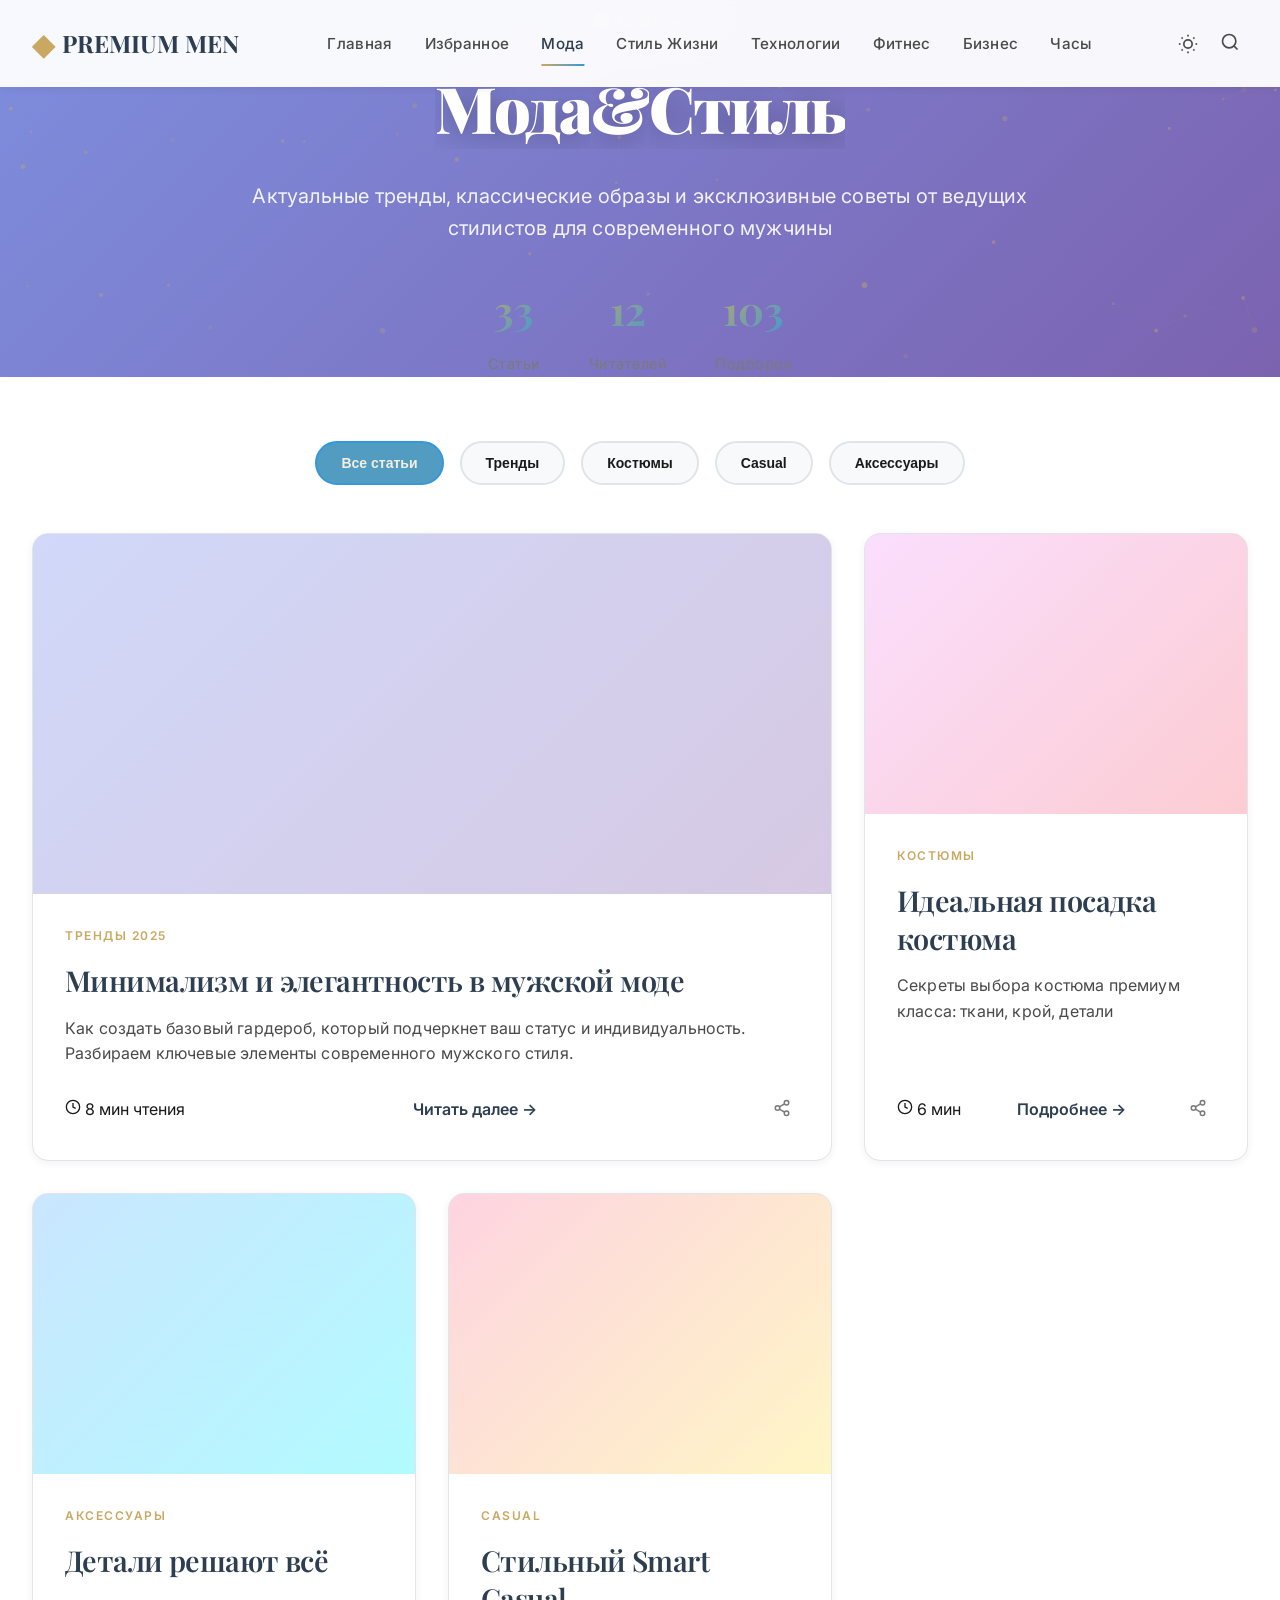
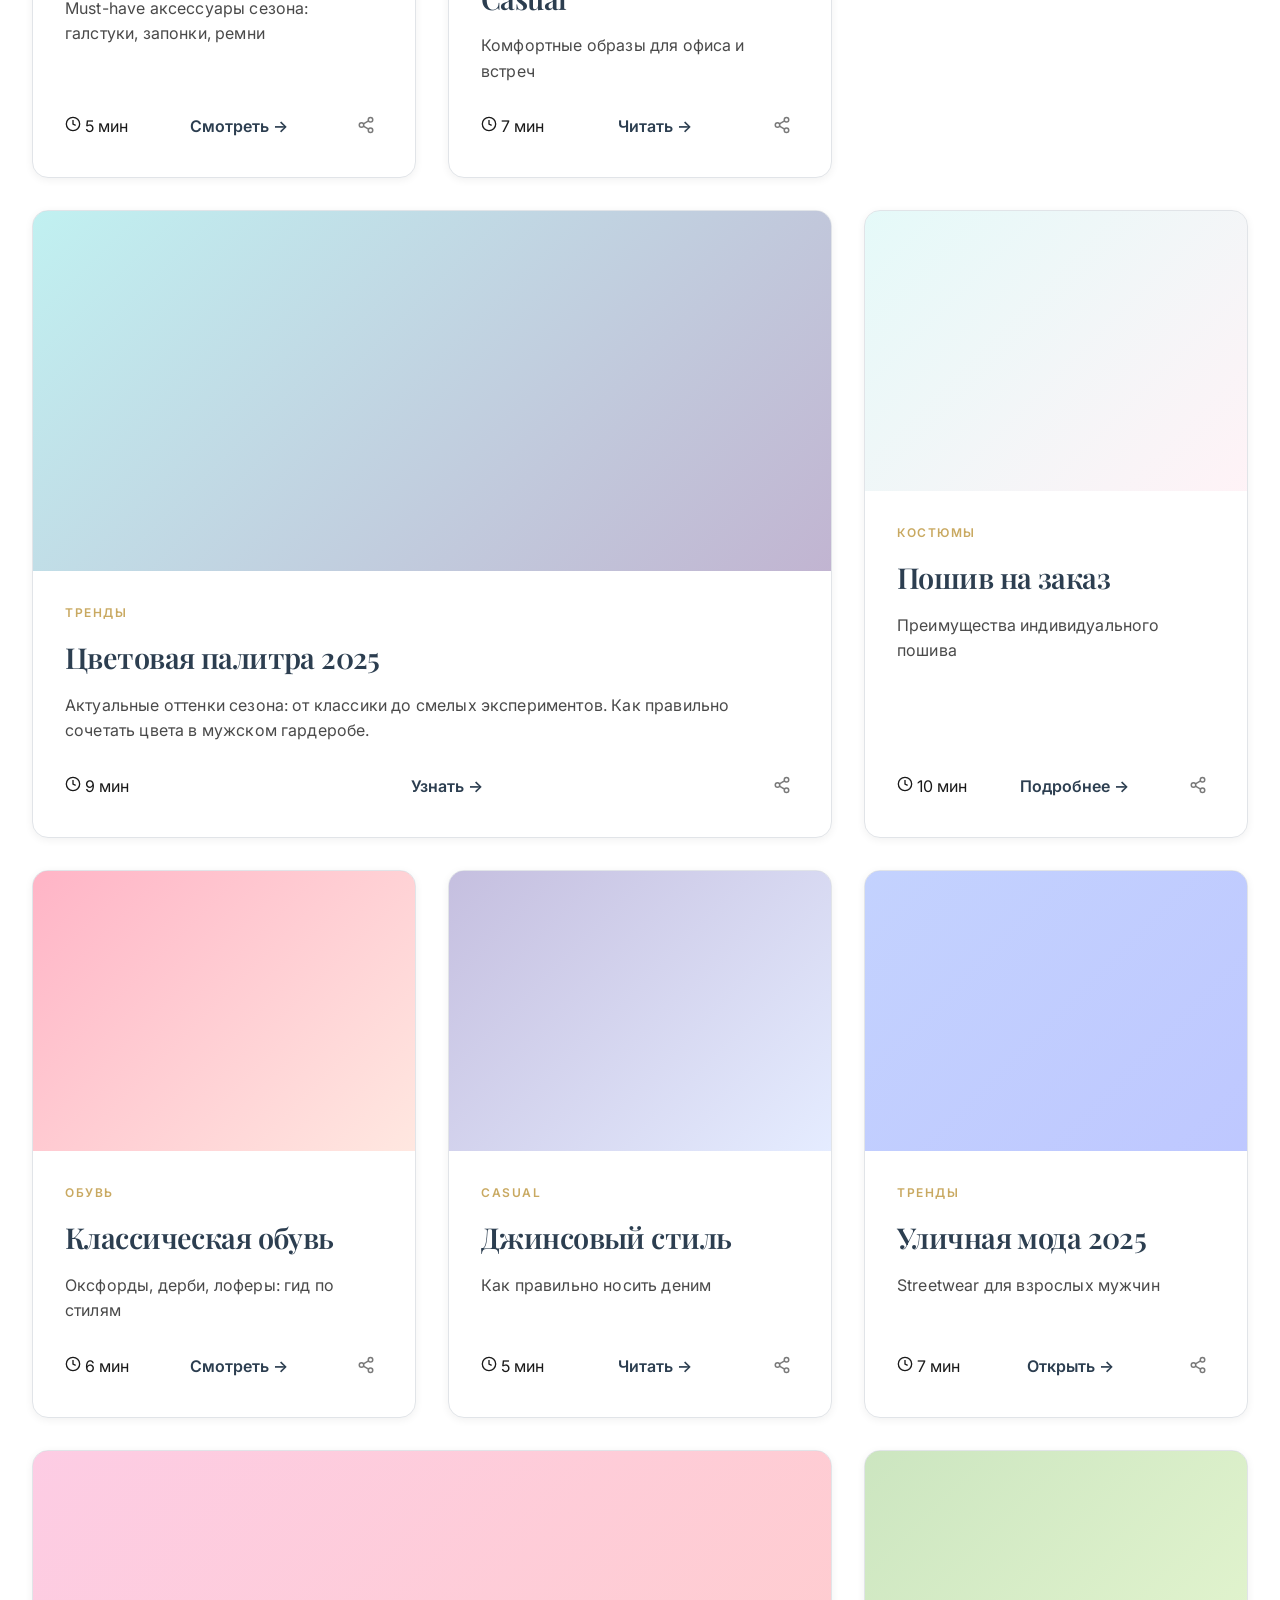
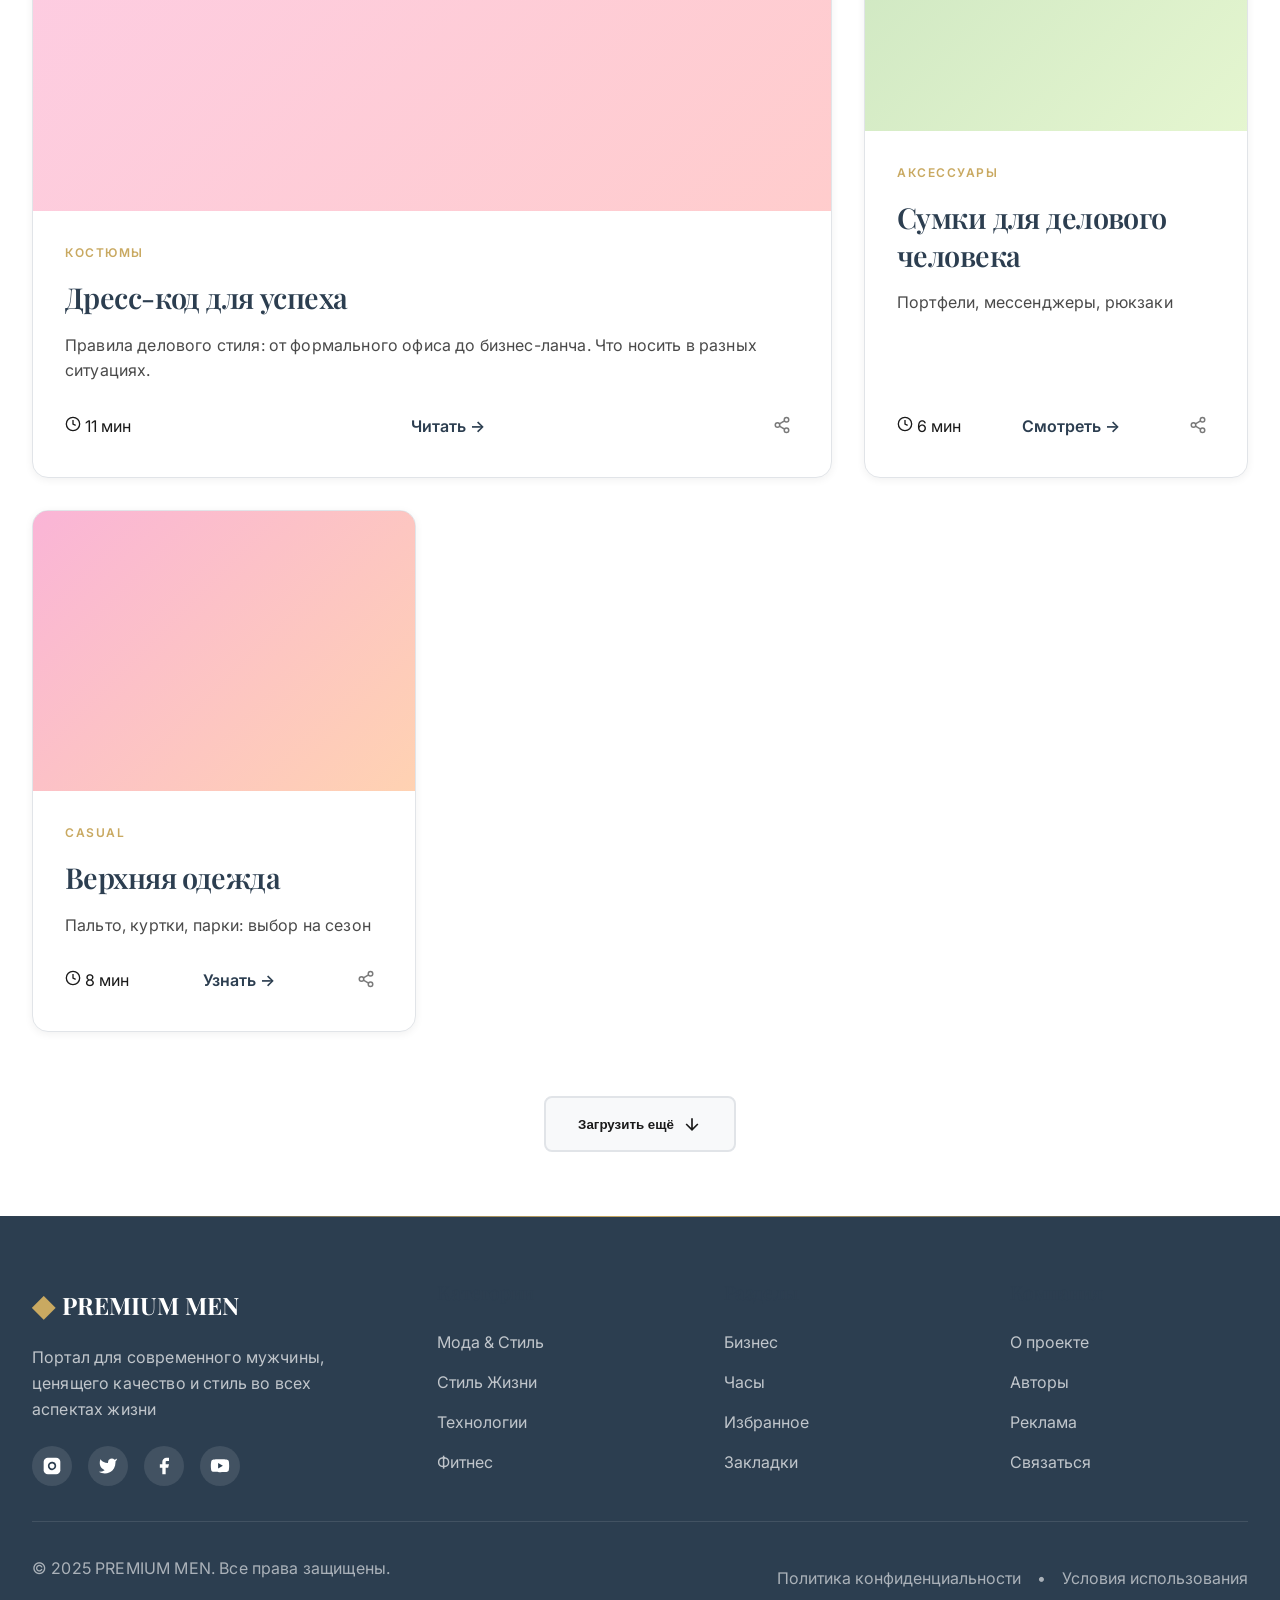
<file: fashion.html>
<!DOCTYPE html>
<html lang="ru">
<head>
    <meta charset="UTF-8">
    <meta name="viewport" content="width=device-width, initial-scale=1.0">

    <!-- SEO Meta Tags -->
    <title>Мода & Стиль | PREMIUM MEN - Актуальные тренды для современного мужчины</title>
    <meta name="description" content="Мужская мода и стиль: актуальные тренды, советы стилистов, подбор гардероба. Классика и современность для успешного мужчины.">
    <meta name="keywords" content="мужская мода, стиль, костюмы, casual, аксессуары, гардероб, тренды 2025">
    <meta name="author" content="Premium Men">
    <meta name="robots" content="index, follow">

    <!-- Open Graph -->
    <meta property="og:type" content="website">
    <meta property="og:url" content="https://premiummen.com/fashion">
    <meta property="og:title" content="Мода & Стиль | PREMIUM MEN">
    <meta property="og:description" content="Актуальные тренды и классические образы для современного мужчины">
    <meta property="og:image" content="https://premiummen.com/og-fashion.jpg">

    <!-- Favicon -->
    <link rel="icon" type="image/png" sizes="32x32" href="data:image/svg+xml,<svg xmlns='http://www.w3.org/2000/svg' viewBox='0 0 100 100'><text y='0.9em' font-size='90'>◆</text></svg>">

    <!-- Styles -->
    <link rel="stylesheet" href="styles.css">
    <link rel="preconnect" href="https://fonts.googleapis.com">
    <link rel="preconnect" href="https://fonts.gstatic.com" crossorigin>
    <link rel="stylesheet" href="https://fonts.googleapis.com/css2?family=Playfair+Display:wght@400;600;700;900&family=Inter:wght@300;400;500;600;700;800&display=swap">

    <!-- Theme Color -->
    <meta name="theme-color" content="#2c3e50">

    <!-- PWA Manifest -->
    <link rel="manifest" href="manifest.json">

    <!-- Canonical URL -->
    <link rel="canonical" href="https://premiummen.com/fashion">
</head>
<body>
    <!-- Navigation -->
    <nav class="navbar" id="navbar">
        <div class="container">
            <div class="nav-content">
                <a href="index.html" class="logo">
                    <span class="logo-icon">◆</span>
                    <span class="logo-text">PREMIUM MEN</span>
                </a>
                <ul class="nav-menu" id="navMenu">
                    <li><a href="index.html" class="nav-link">Главная</a></li>
                    <li><a href="featured.html" class="nav-link">Избранное</a></li>
                    <li><a href="fashion.html" class="nav-link active">Мода</a></li>
                    <li><a href="lifestyle.html" class="nav-link">Стиль Жизни</a></li>
                    <li><a href="tech.html" class="nav-link">Технологии</a></li>
                    <li><a href="fitness.html" class="nav-link">Фитнес</a></li>
                    <li><a href="business.html" class="nav-link">Бизнес</a></li>
                    <li><a href="watches.html" class="nav-link">Часы</a></li>
                </ul>
                <div class="nav-actions">
                    <button class="theme-toggle" id="themeToggle" aria-label="Переключить тему">
                        <svg class="sun-icon" width="20" height="20" viewBox="0 0 24 24" fill="none" stroke="currentColor" stroke-width="2">
                            <circle cx="12" cy="12" r="5"></circle>
                            <line x1="12" y1="1" x2="12" y2="3"></line>
                            <line x1="12" y1="21" x2="12" y2="23"></line>
                            <line x1="4.22" y1="4.22" x2="5.64" y2="5.64"></line>
                            <line x1="18.36" y1="18.36" x2="19.78" y2="19.78"></line>
                            <line x1="1" y1="12" x2="3" y2="12"></line>
                            <line x1="21" y1="12" x2="23" y2="12"></line>
                            <line x1="4.22" y1="19.78" x2="5.64" y2="18.36"></line>
                            <line x1="18.36" y1="5.64" x2="19.78" y2="4.22"></line>
                        </svg>
                        <svg class="moon-icon" width="20" height="20" viewBox="0 0 24 24" fill="none" stroke="currentColor" stroke-width="2">
                            <path d="M21 12.79A9 9 0 1 1 11.21 3 7 7 0 0 0 21 12.79z"></path>
                        </svg>
                    </button>
                    <button class="search-btn" id="searchBtn" aria-label="Поиск">
                        <svg width="20" height="20" viewBox="0 0 24 24" fill="none" stroke="currentColor" stroke-width="2">
                            <circle cx="11" cy="11" r="8"></circle>
                            <path d="m21 21-4.35-4.35"></path>
                        </svg>
                    </button>
                    <button class="mobile-menu-toggle" id="mobileMenuToggle" aria-label="Меню">
                        <span></span>
                        <span></span>
                        <span></span>
                    </button>
                </div>
            </div>
        </div>
    </nav>

    <!-- Category Hero -->
    <section class="category-hero" style="background: linear-gradient(135deg, rgba(102, 126, 234, 0.9) 0%, rgba(118, 75, 162, 0.9) 100%), url('https://images.unsplash.com/photo-1507003211169-0a1dd7228f2d?w=1600&q=80') center/cover;">
        <div class="container">
            <div class="category-hero-content">
                <span class="category-badge">👔 Категория</span>
                <h1 class="category-hero-title">Мода & Стиль</h1>
                <p class="category-hero-description">Актуальные тренды, классические образы и эксклюзивные советы от ведущих стилистов для современного мужчины</p>
                <div class="category-stats">
                    <div class="stat-item">
                        <div class="stat-number">42</div>
                        <div class="stat-label">Статьи</div>
                    </div>
                    <div class="stat-item">
                        <div class="stat-number">15K</div>
                        <div class="stat-label">Читателей</div>
                    </div>
                    <div class="stat-item">
                        <div class="stat-number">128</div>
                        <div class="stat-label">Подборок</div>
                    </div>
                </div>
            </div>
        </div>
    </section>

    <!-- Articles Grid -->
    <section class="articles-section">
        <div class="container">
            <div class="articles-filter">
                <button class="filter-btn active" data-filter="all">Все статьи</button>
                <button class="filter-btn" data-filter="trends">Тренды</button>
                <button class="filter-btn" data-filter="suits">Костюмы</button>
                <button class="filter-btn" data-filter="casual">Casual</button>
                <button class="filter-btn" data-filter="accessories">Аксессуары</button>
            </div>

            <div class="cards-grid">
                <article class="card card-large" data-category="trends">
                    <div class="card-image-wrapper">
                        <div class="card-image" style="background: linear-gradient(135deg, rgba(102, 126, 234, 0.3) 0%, rgba(118, 75, 162, 0.3) 100%), url('https://images.unsplash.com/photo-1490578474895-699cd4e2cf59?w=800&q=80') center/cover;"></div>
                        <div class="card-overlay"></div>
                    </div>
                    <div class="card-content">
                        <span class="card-tag">Тренды 2025</span>
                        <h3 class="card-title">Минимализм и элегантность в мужской моде</h3>
                        <p class="card-text">Как создать базовый гардероб, который подчеркнет ваш статус и индивидуальность. Разбираем ключевые элементы современного мужского стиля.</p>
                        <div class="card-footer">
                            <span class="card-meta">
                                <svg width="16" height="16" viewBox="0 0 24 24" fill="none" stroke="currentColor" stroke-width="2">
                                    <circle cx="12" cy="12" r="10"></circle>
                                    <path d="M12 6v6l4 2"></path>
                                </svg>
                                8 мин чтения
                            </span>
                            <a href="article-minimalism.html" class="card-link">Читать далее →</a>
                        </div>
                    </div>
                </article>

                <article class="card" data-category="suits">
                    <div class="card-image-wrapper">
                        <div class="card-image" style="background: linear-gradient(135deg, rgba(240, 147, 251, 0.3) 0%, rgba(245, 87, 108, 0.3) 100%), url('https://images.unsplash.com/photo-1594938298603-c8148c4dae35?w=600&q=80') center/cover;"></div>
                        <div class="card-overlay"></div>
                    </div>
                    <div class="card-content">
                        <span class="card-tag">Костюмы</span>
                        <h3 class="card-title">Идеальная посадка костюма</h3>
                        <p class="card-text">Секреты выбора костюма премиум класса: ткани, крой, детали</p>
                        <div class="card-footer">
                            <span class="card-meta">
                                <svg width="16" height="16" viewBox="0 0 24 24" fill="none" stroke="currentColor" stroke-width="2">
                                    <circle cx="12" cy="12" r="10"></circle>
                                    <path d="M12 6v6l4 2"></path>
                                </svg>
                                6 мин
                            </span>
                            <a href="article-perfect-suit.html" class="card-link">Подробнее →</a>
                        </div>
                    </div>
                </article>

                <article class="card" data-category="accessories">
                    <div class="card-image-wrapper">
                        <div class="card-image" style="background: linear-gradient(135deg, rgba(79, 172, 254, 0.3) 0%, rgba(0, 242, 254, 0.3) 100%), url('https://images.unsplash.com/photo-1524678714210-9917a6c619c2?w=600&q=80') center/cover;"></div>
                        <div class="card-overlay"></div>
                    </div>
                    <div class="card-content">
                        <span class="card-tag">Аксессуары</span>
                        <h3 class="card-title">Детали решают всё</h3>
                        <p class="card-text">Must-have аксессуары сезона: галстуки, запонки, ремни</p>
                        <div class="card-footer">
                            <span class="card-meta">
                                <svg width="16" height="16" viewBox="0 0 24 24" fill="none" stroke="currentColor" stroke-width="2">
                                    <circle cx="12" cy="12" r="10"></circle>
                                    <path d="M12 6v6l4 2"></path>
                                </svg>
                                5 мин
                            </span>
                            <a href="#" class="card-link">Смотреть →</a>
                        </div>
                    </div>
                </article>

                <article class="card" data-category="casual">
                    <div class="card-image-wrapper">
                        <div class="card-image" style="background: linear-gradient(135deg, rgba(250, 112, 154, 0.3) 0%, rgba(254, 225, 64, 0.3) 100%), url('https://images.unsplash.com/photo-1617127365659-c47fa864d8bc?w=600&q=80') center/cover;"></div>
                        <div class="card-overlay"></div>
                    </div>
                    <div class="card-content">
                        <span class="card-tag">Casual</span>
                        <h3 class="card-title">Стильный Smart Casual</h3>
                        <p class="card-text">Комфортные образы для офиса и встреч</p>
                        <div class="card-footer">
                            <span class="card-meta">
                                <svg width="16" height="16" viewBox="0 0 24 24" fill="none" stroke="currentColor" stroke-width="2">
                                    <circle cx="12" cy="12" r="10"></circle>
                                    <path d="M12 6v6l4 2"></path>
                                </svg>
                                7 мин
                            </span>
                            <a href="#" class="card-link">Читать →</a>
                        </div>
                    </div>
                </article>

                <article class="card card-large" data-category="trends">
                    <div class="card-image-wrapper">
                        <div class="card-image" style="background: linear-gradient(135deg, rgba(48, 207, 208, 0.3) 0%, rgba(51, 8, 103, 0.3) 100%), url('https://images.unsplash.com/photo-1487222477894-8943e31ef7b2?w=800&q=80') center/cover;"></div>
                        <div class="card-overlay"></div>
                    </div>
                    <div class="card-content">
                        <span class="card-tag">Тренды</span>
                        <h3 class="card-title">Цветовая палитра 2025</h3>
                        <p class="card-text">Актуальные оттенки сезона: от классики до смелых экспериментов. Как правильно сочетать цвета в мужском гардеробе.</p>
                        <div class="card-footer">
                            <span class="card-meta">
                                <svg width="16" height="16" viewBox="0 0 24 24" fill="none" stroke="currentColor" stroke-width="2">
                                    <circle cx="12" cy="12" r="10"></circle>
                                    <path d="M12 6v6l4 2"></path>
                                </svg>
                                9 мин
                            </span>
                            <a href="#" class="card-link">Узнать →</a>
                        </div>
                    </div>
                </article>

                <article class="card" data-category="suits">
                    <div class="card-image-wrapper">
                        <div class="card-image" style="background: linear-gradient(135deg, rgba(168, 237, 234, 0.3) 0%, rgba(254, 214, 227, 0.3) 100%), url('https://images.unsplash.com/photo-1507679799987-c73779587ccf?w=600&q=80') center/cover;"></div>
                        <div class="card-overlay"></div>
                    </div>
                    <div class="card-content">
                        <span class="card-tag">Костюмы</span>
                        <h3 class="card-title">Пошив на заказ</h3>
                        <p class="card-text">Преимущества индивидуального пошива</p>
                        <div class="card-footer">
                            <span class="card-meta">
                                <svg width="16" height="16" viewBox="0 0 24 24" fill="none" stroke="currentColor" stroke-width="2">
                                    <circle cx="12" cy="12" r="10"></circle>
                                    <path d="M12 6v6l4 2"></path>
                                </svg>
                                10 мин
                            </span>
                            <a href="#" class="card-link">Подробнее →</a>
                        </div>
                    </div>
                </article>

                <article class="card" data-category="accessories">
                    <div class="card-image-wrapper">
                        <div class="card-image" style="background: linear-gradient(135deg, rgba(255, 8, 68, 0.3) 0%, rgba(255, 177, 153, 0.3) 100%), url('https://images.unsplash.com/photo-1618354691373-d851c5c3a990?w=600&q=80') center/cover;"></div>
                        <div class="card-overlay"></div>
                    </div>
                    <div class="card-content">
                        <span class="card-tag">Обувь</span>
                        <h3 class="card-title">Классическая обувь</h3>
                        <p class="card-text">Оксфорды, дерби, лоферы: гид по стилям</p>
                        <div class="card-footer">
                            <span class="card-meta">
                                <svg width="16" height="16" viewBox="0 0 24 24" fill="none" stroke="currentColor" stroke-width="2">
                                    <circle cx="12" cy="12" r="10"></circle>
                                    <path d="M12 6v6l4 2"></path>
                                </svg>
                                6 мин
                            </span>
                            <a href="#" class="card-link">Смотреть →</a>
                        </div>
                    </div>
                </article>

                <article class="card" data-category="casual">
                    <div class="card-image-wrapper">
                        <div class="card-image" style="background: linear-gradient(135deg, rgba(63, 43, 150, 0.3) 0%, rgba(168, 192, 255, 0.3) 100%), url('https://images.unsplash.com/photo-1591047139829-d91aecb6caea?w=600&q=80') center/cover;"></div>
                        <div class="card-overlay"></div>
                    </div>
                    <div class="card-content">
                        <span class="card-tag">Casual</span>
                        <h3 class="card-title">Джинсовый стиль</h3>
                        <p class="card-text">Как правильно носить деним</p>
                        <div class="card-footer">
                            <span class="card-meta">
                                <svg width="16" height="16" viewBox="0 0 24 24" fill="none" stroke="currentColor" stroke-width="2">
                                    <circle cx="12" cy="12" r="10"></circle>
                                    <path d="M12 6v6l4 2"></path>
                                </svg>
                                5 мин
                            </span>
                            <a href="#" class="card-link">Читать →</a>
                        </div>
                    </div>
                </article>

                <article class="card" data-category="trends">
                    <div class="card-image-wrapper">
                        <div class="card-image" style="background: linear-gradient(135deg, rgba(57, 106, 252, 0.3) 0%, rgba(41, 72, 255, 0.3) 100%), url('https://images.unsplash.com/photo-1506794778202-cad84cf45f1d?w=600&q=80') center/cover;"></div>
                        <div class="card-overlay"></div>
                    </div>
                    <div class="card-content">
                        <span class="card-tag">Тренды</span>
                        <h3 class="card-title">Уличная мода 2025</h3>
                        <p class="card-text">Streetwear для взрослых мужчин</p>
                        <div class="card-footer">
                            <span class="card-meta">
                                <svg width="16" height="16" viewBox="0 0 24 24" fill="none" stroke="currentColor" stroke-width="2">
                                    <circle cx="12" cy="12" r="10"></circle>
                                    <path d="M12 6v6l4 2"></path>
                                </svg>
                                7 мин
                            </span>
                            <a href="#" class="card-link">Открыть →</a>
                        </div>
                    </div>
                </article>

                <article class="card card-large" data-category="suits">
                    <div class="card-image-wrapper">
                        <div class="card-image" style="background: linear-gradient(135deg, rgba(248, 87, 166, 0.3) 0%, rgba(255, 88, 88, 0.3) 100%), url('https://images.unsplash.com/photo-1593030761757-71fae45fa0e7?w=800&q=80') center/cover;"></div>
                        <div class="card-overlay"></div>
                    </div>
                    <div class="card-content">
                        <span class="card-tag">Костюмы</span>
                        <h3 class="card-title">Дресс-код для успеха</h3>
                        <p class="card-text">Правила делового стиля: от формального офиса до бизнес-ланча. Что носить в разных ситуациях.</p>
                        <div class="card-footer">
                            <span class="card-meta">
                                <svg width="16" height="16" viewBox="0 0 24 24" fill="none" stroke="currentColor" stroke-width="2">
                                    <circle cx="12" cy="12" r="10"></circle>
                                    <path d="M12 6v6l4 2"></path>
                                </svg>
                                11 мин
                            </span>
                            <a href="#" class="card-link">Читать →</a>
                        </div>
                    </div>
                </article>

                <article class="card" data-category="accessories">
                    <div class="card-image-wrapper">
                        <div class="card-image" style="background: linear-gradient(135deg, rgba(86, 171, 47, 0.3) 0%, rgba(168, 224, 99, 0.3) 100%), url('https://images.unsplash.com/photo-1523293182086-7651a899d37f?w=600&q=80') center/cover;"></div>
                        <div class="card-overlay"></div>
                    </div>
                    <div class="card-content">
                        <span class="card-tag">Аксессуары</span>
                        <h3 class="card-title">Сумки для делового человека</h3>
                        <p class="card-text">Портфели, мессенджеры, рюкзаки</p>
                        <div class="card-footer">
                            <span class="card-meta">
                                <svg width="16" height="16" viewBox="0 0 24 24" fill="none" stroke="currentColor" stroke-width="2">
                                    <circle cx="12" cy="12" r="10"></circle>
                                    <path d="M12 6v6l4 2"></path>
                                </svg>
                                6 мин
                            </span>
                            <a href="#" class="card-link">Смотреть →</a>
                        </div>
                    </div>
                </article>

                <article class="card" data-category="casual">
                    <div class="card-image-wrapper">
                        <div class="card-image" style="background: linear-gradient(135deg, rgba(238, 9, 121, 0.3) 0%, rgba(255, 106, 0, 0.3) 100%), url('https://images.unsplash.com/photo-1520975954732-35dd22299614?w=600&q=80') center/cover;"></div>
                        <div class="card-overlay"></div>
                    </div>
                    <div class="card-content">
                        <span class="card-tag">Casual</span>
                        <h3 class="card-title">Верхняя одежда</h3>
                        <p class="card-text">Пальто, куртки, парки: выбор на сезон</p>
                        <div class="card-footer">
                            <span class="card-meta">
                                <svg width="16" height="16" viewBox="0 0 24 24" fill="none" stroke="currentColor" stroke-width="2">
                                    <circle cx="12" cy="12" r="10"></circle>
                                    <path d="M12 6v6l4 2"></path>
                                </svg>
                                8 мин
                            </span>
                            <a href="#" class="card-link">Узнать →</a>
                        </div>
                    </div>
                </article>
            </div>

            <!-- Load More -->
            <div class="load-more-container">
                <button class="load-more-btn">
                    Загрузить ещё
                    <svg width="20" height="20" viewBox="0 0 24 24" fill="none" stroke="currentColor" stroke-width="2">
                        <path d="M12 5v14M5 12l7 7 7-7"/>
                    </svg>
                </button>
            </div>
        </div>
    </section>

    <!-- Footer -->
    <footer class="footer">
        <div class="container">
            <div class="footer-content">
                <div class="footer-section footer-about">
                    <div class="footer-logo">
                        <span class="logo-icon">◆</span>
                        <span class="logo-text">PREMIUM MEN</span>
                    </div>
                    <p class="footer-description">Портал для современного мужчины, ценящего качество и стиль во всех аспектах жизни</p>
                    <div class="social-links">
                        <a href="#" class="social-link" aria-label="Instagram">
                            <svg width="20" height="20" viewBox="0 0 24 24" fill="currentColor">
                                <rect x="2" y="2" width="20" height="20" rx="5" ry="5"/>
                                <path d="M16 11.37A4 4 0 1 1 12.63 8 4 4 0 0 1 16 11.37z" fill="none" stroke="#2c3e50" stroke-width="2"/>
                                <path d="M17.5 6.5h.01"/>
                            </svg>
                        </a>
                        <a href="#" class="social-link" aria-label="Twitter">
                            <svg width="20" height="20" viewBox="0 0 24 24" fill="currentColor">
                                <path d="M23 3a10.9 10.9 0 0 1-3.14 1.53 4.48 4.48 0 0 0-7.86 3v1A10.66 10.66 0 0 1 3 4s-4 9 5 13a11.64 11.64 0 0 1-7 2c9 5 20 0 20-11.5a4.5 4.5 0 0 0-.08-.83A7.72 7.72 0 0 0 23 3z"/>
                            </svg>
                        </a>
                        <a href="#" class="social-link" aria-label="Facebook">
                            <svg width="20" height="20" viewBox="0 0 24 24" fill="currentColor">
                                <path d="M18 2h-3a5 5 0 0 0-5 5v3H7v4h3v8h4v-8h3l1-4h-4V7a1 1 0 0 1 1-1h3z"/>
                            </svg>
                        </a>
                        <a href="#" class="social-link" aria-label="YouTube">
                            <svg width="20" height="20" viewBox="0 0 24 24" fill="currentColor">
                                <path d="M22.54 6.42a2.78 2.78 0 0 0-1.94-2C18.88 4 12 4 12 4s-6.88 0-8.6.46a2.78 2.78 0 0 0-1.94 2A29 29 0 0 0 1 11.75a29 29 0 0 0 .46 5.33A2.78 2.78 0 0 0 3.4 19c1.72.46 8.6.46 8.6.46s6.88 0 8.6-.46a2.78 2.78 0 0 0 1.94-2 29 29 0 0 0 .46-5.25 29 29 0 0 0-.46-5.33z"/>
                                <path d="m9.75 15.02 5.75-3.27-5.75-3.27v6.54z" fill="#2c3e50"/>
                            </svg>
                        </a>
                    </div>
                </div>
                <div class="footer-section">
                    <h4 class="footer-heading">Категории</h4>
                    <ul class="footer-links">
                        <li><a href="fashion.html">Мода & Стиль</a></li>
                        <li><a href="lifestyle.html">Стиль Жизни</a></li>
                        <li><a href="tech.html">Технологии</a></li>
                        <li><a href="fitness.html">Фитнес</a></li>
                    </ul>
                </div>
                <div class="footer-section">
                    <h4 class="footer-heading">Разделы</h4>
                    <ul class="footer-links">
                        <li><a href="business.html">Бизнес</a></li>
                        <li><a href="watches.html">Часы</a></li>
                        <li><a href="featured.html">Избранное</a></li>
                        <li><a href="bookmarks.html">Закладки</a></li>
                    </ul>
                </div>
                <div class="footer-section">
                    <h4 class="footer-heading">Компания</h4>
                    <ul class="footer-links">
                        <li><a href="about.html">О проекте</a></li>
                        <li><a href="#">Авторы</a></li>
                        <li><a href="#">Реклама</a></li>
                        <li><a href="contact.html">Связаться</a></li>
                    </ul>
                </div>
            </div>
            <div class="footer-bottom">
                <p>&copy; 2025 PREMIUM MEN. Все права защищены.</p>
                <div class="footer-legal">
                    <a href="#">Политика конфиденциальности</a>
                    <span>•</span>
                    <a href="#">Условия использования</a>
                </div>
            </div>
        </div>
    </footer>

    <!-- Scroll to Top -->
    <button class="scroll-to-top" id="scrollToTop" aria-label="Наверх">
        <svg width="24" height="24" viewBox="0 0 24 24" fill="none" stroke="currentColor" stroke-width="2">
            <path d="M12 19V5M5 12l7-7 7 7"/>
        </svg>
    </button>

    <!-- Search Modal -->
    <div class="search-modal" id="searchModal">
        <div class="search-modal-overlay" id="searchModalOverlay"></div>
        <div class="search-modal-content">
            <div class="search-modal-header">
                <div class="search-input-container">
                    <svg class="search-icon" width="24" height="24" viewBox="0 0 24 24" fill="none" stroke="currentColor" stroke-width="2">
                        <circle cx="11" cy="11" r="8"></circle>
                        <path d="m21 21-4.35-4.35"></path>
                    </svg>
                    <input type="text" class="search-input" id="searchInput" placeholder="Поиск статей, категорий..." autocomplete="off">
                    <button class="search-close" id="searchClose" aria-label="Закрыть">
                        <svg width="24" height="24" viewBox="0 0 24 24" fill="none" stroke="currentColor" stroke-width="2">
                            <line x1="18" y1="6" x2="6" y2="18"></line>
                            <line x1="6" y1="6" x2="18" y2="18"></line>
                        </svg>
                    </button>
                </div>
                <div class="search-hints">
                    <span class="search-hint"><kbd>↵</kbd> открыть</span>
                    <span class="search-hint"><kbd>↑</kbd><kbd>↓</kbd> навигация</span>
                    <span class="search-hint"><kbd>ESC</kbd> закрыть</span>
                </div>
            </div>
            <div class="search-results" id="searchResults">
                <div class="search-empty">
                    <svg width="64" height="64" viewBox="0 0 24 24" fill="none" stroke="currentColor" stroke-width="1.5">
                        <circle cx="11" cy="11" r="8"></circle>
                        <path d="m21 21-4.35-4.35"></path>
                    </svg>
                    <p>Начните вводить для поиска</p>
                </div>
            </div>
        </div>
    </div>

    <script src="script.js"></script>
</body>
</html>
</file>
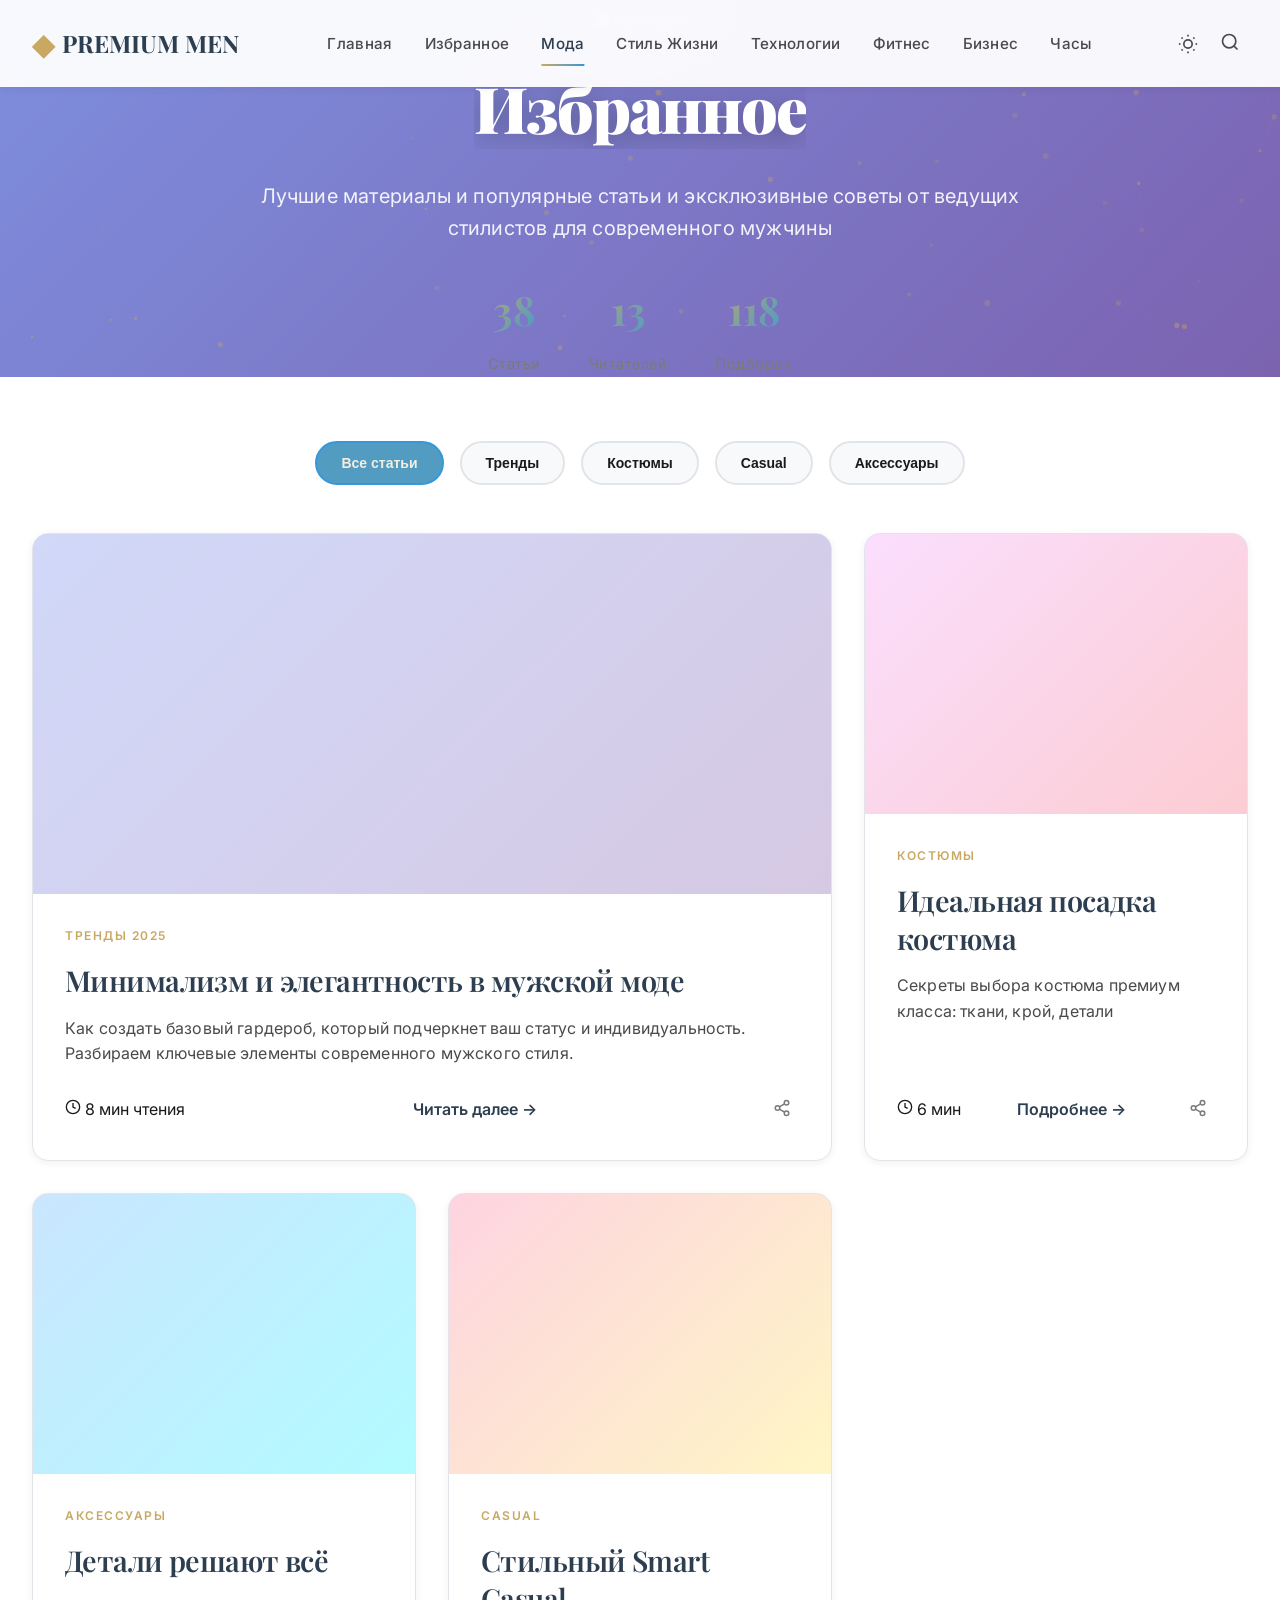
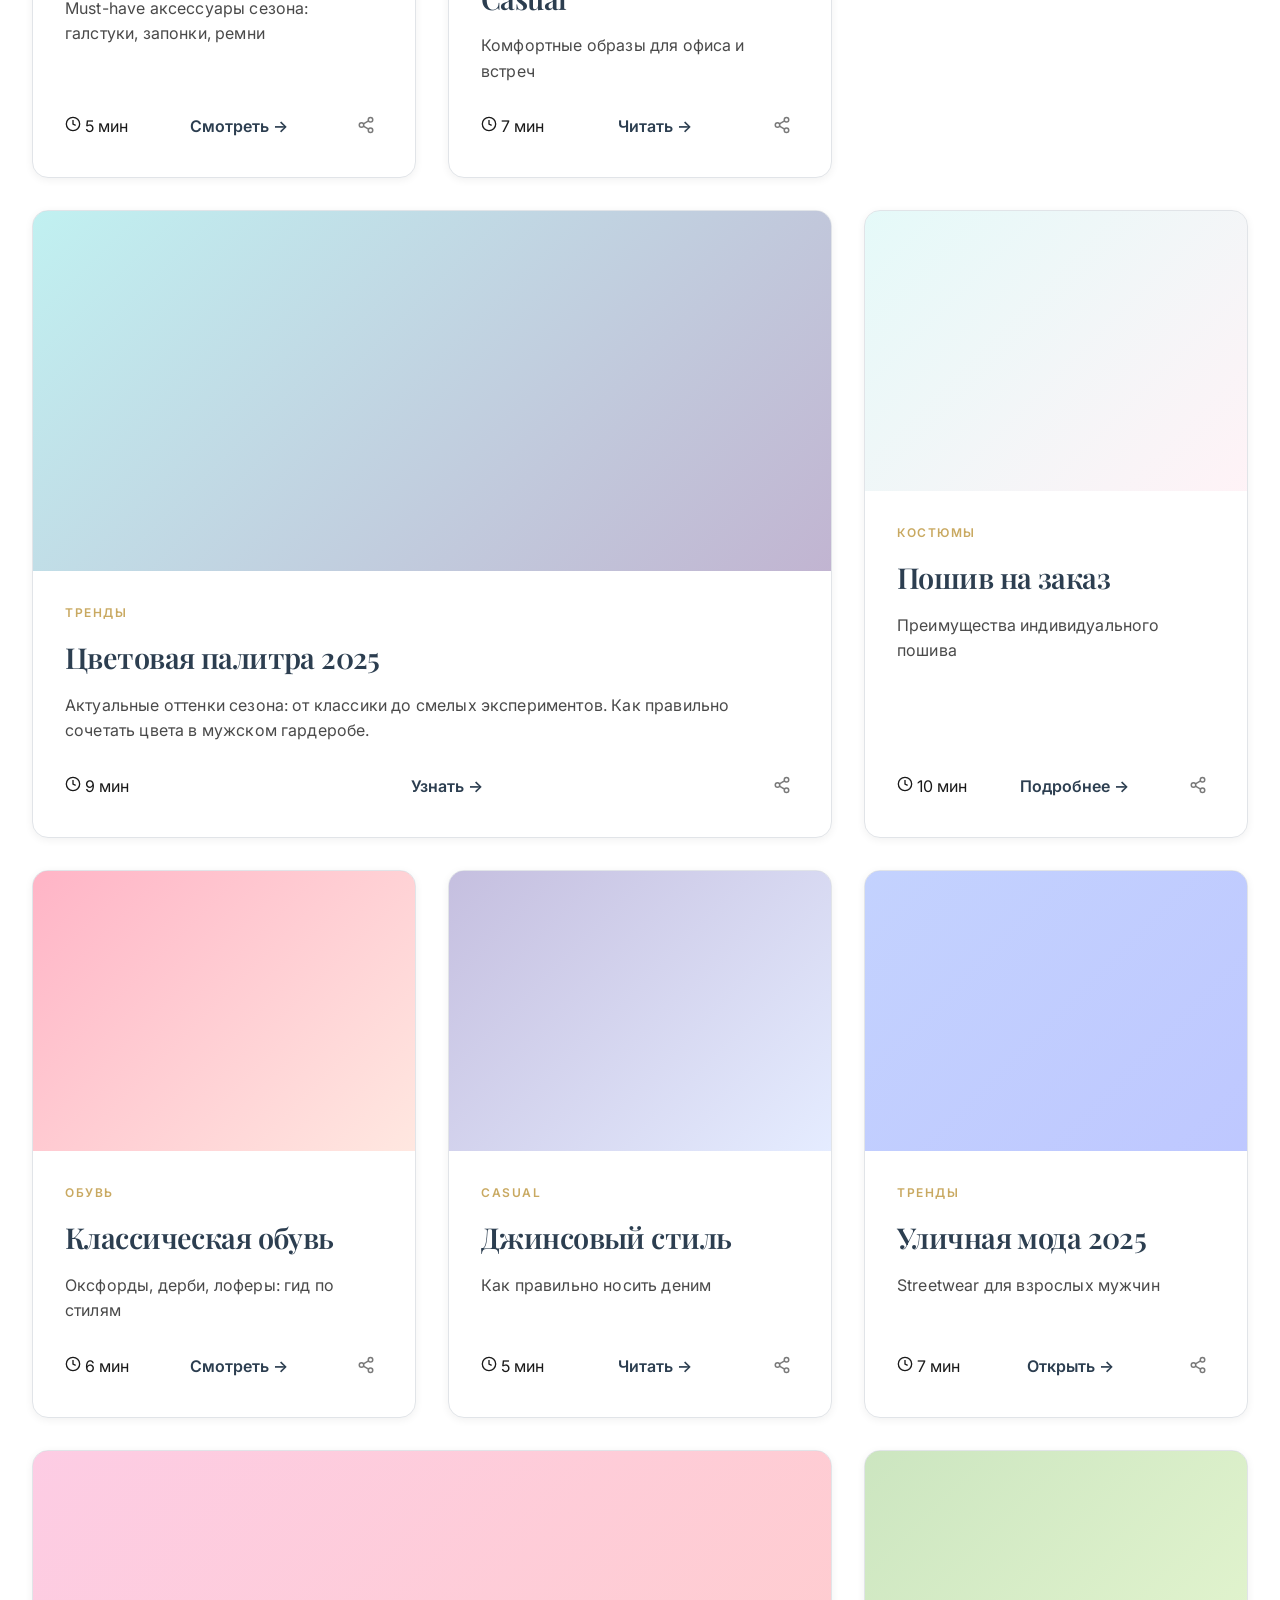
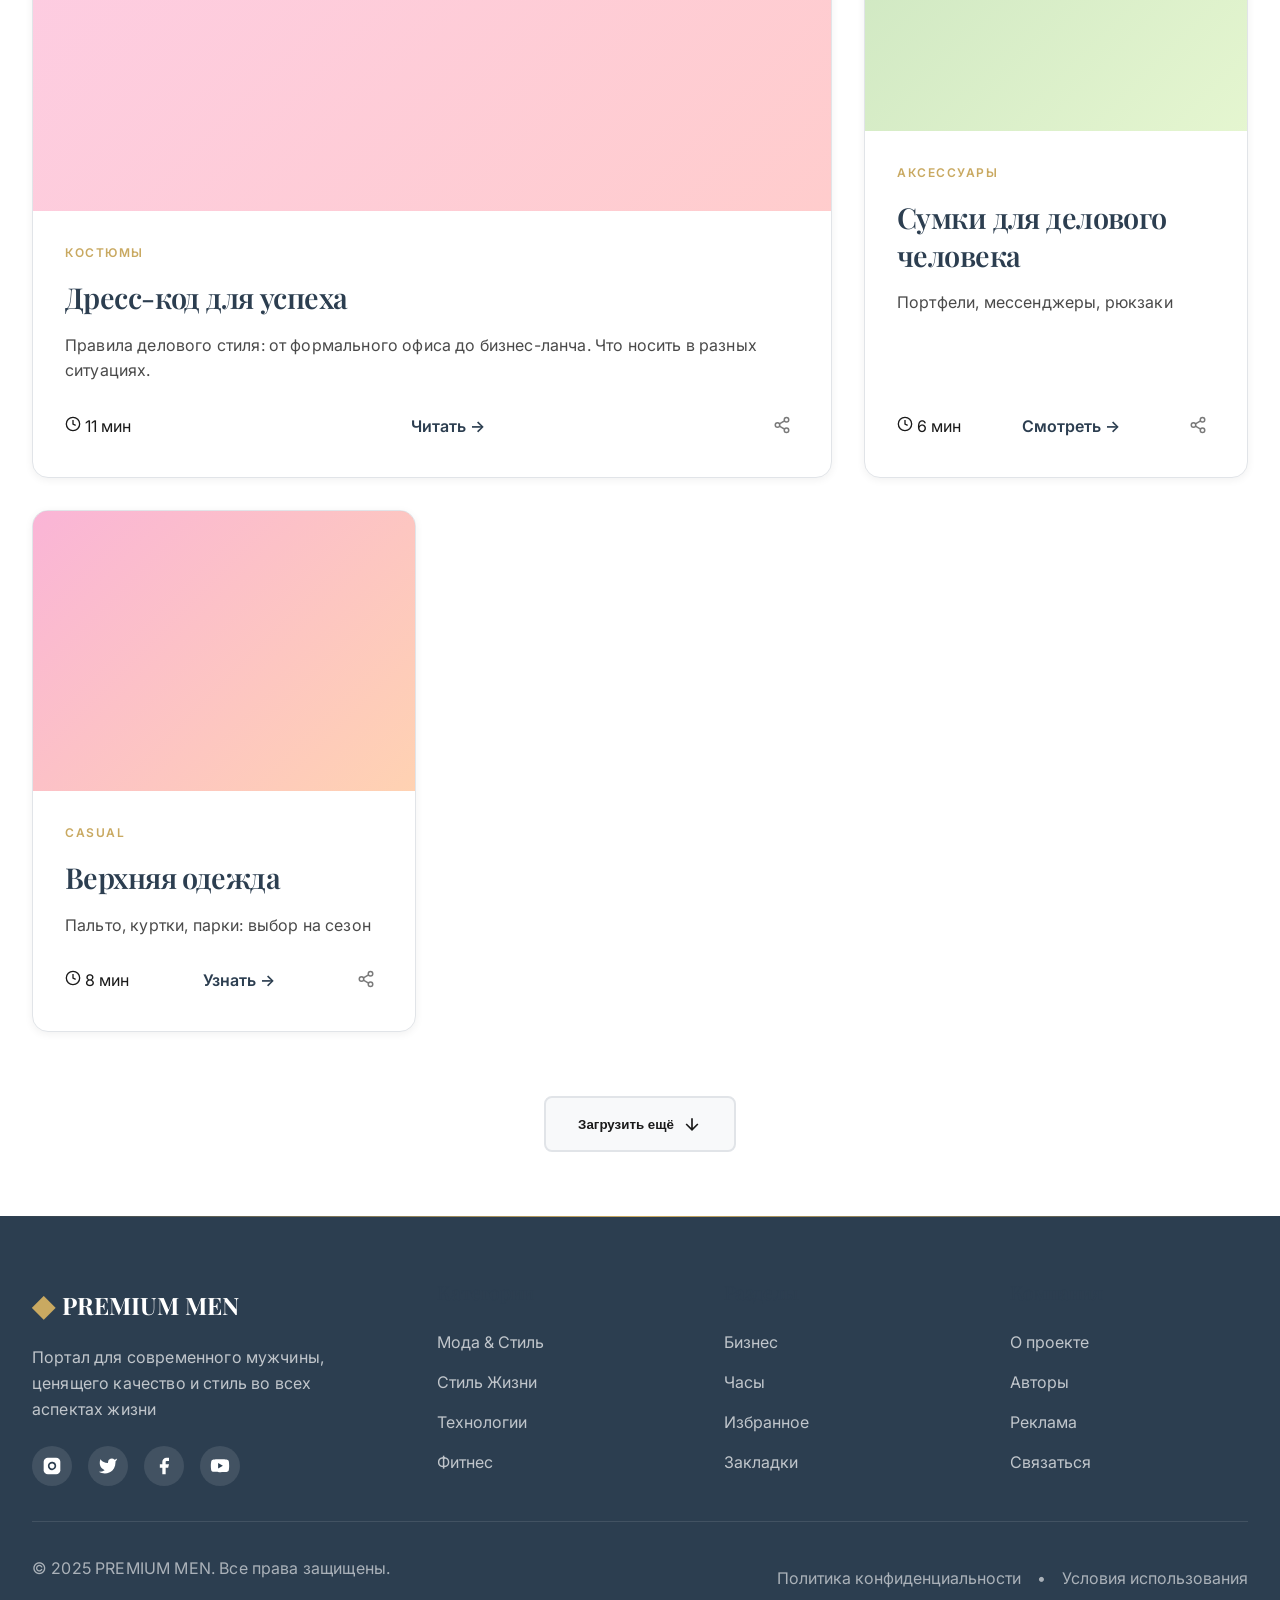
<file: featured.html>
<!DOCTYPE html>
<html lang="ru">
<head>
    <meta charset="UTF-8">
    <meta name="viewport" content="width=device-width, initial-scale=1.0">

    <!-- SEO Meta Tags -->
    <title>Избранное | PREMIUM MEN - Лучшие материалы</title>
    <meta name="description" content="Избранные статьи PREMIUM MEN: лучшие материалы всех категорий, самые популярные публикации.">
    <meta name="keywords" content="избранное, стиль, костюмы, casual, аксессуары, гардероб, тренды 2025">
    <meta name="author" content="Premium Men">
    <meta name="robots" content="index, follow">

    <!-- Open Graph -->
    <meta property="og:type" content="website">
    <meta property="og:url" content="https://premiummen.com/featured">
    <meta property="og:title" content="Избранное | PREMIUM MEN">
    <meta property="og:description" content="Лучшие материалы и популярные статьи для современного мужчины">
    <meta property="og:image" content="https://premiummen.com/og-fashion.jpg">

    <!-- Favicon -->
    <link rel="icon" type="image/png" sizes="32x32" href="data:image/svg+xml,<svg xmlns='http://www.w3.org/2000/svg' viewBox='0 0 100 100'><text y='0.9em' font-size='90'>◆</text></svg>">

    <!-- Styles -->
    <link rel="stylesheet" href="styles.css">
    <link rel="preconnect" href="https://fonts.googleapis.com">
    <link rel="preconnect" href="https://fonts.gstatic.com" crossorigin>
    <link rel="stylesheet" href="https://fonts.googleapis.com/css2?family=Playfair+Display:wght@400;600;700;900&family=Inter:wght@300;400;500;600;700;800&display=swap">

    <!-- Theme Color -->
    <meta name="theme-color" content="#2c3e50">

    <!-- PWA Manifest -->
    <link rel="manifest" href="manifest.json">

    <!-- Canonical URL -->
    <link rel="canonical" href="https://premiummen.com/fashion">
</head>
<body>
    <!-- Navigation -->
    <nav class="navbar" id="navbar">
        <div class="container">
            <div class="nav-content">
                <a href="index.html" class="logo">
                    <span class="logo-icon">◆</span>
                    <span class="logo-text">PREMIUM MEN</span>
                </a>
                <ul class="nav-menu" id="navMenu">
                    <li><a href="index.html" class="nav-link">Главная</a></li>
                    <li><a href="featured.html" class="nav-link">Избранное</a></li>
                    <li><a href="featured.html" class="nav-link active">Мода</a></li>
                    <li><a href="lifestyle.html" class="nav-link">Стиль Жизни</a></li>
                    <li><a href="tech.html" class="nav-link">Технологии</a></li>
                    <li><a href="fitness.html" class="nav-link">Фитнес</a></li>
                    <li><a href="business.html" class="nav-link">Бизнес</a></li>
                    <li><a href="watches.html" class="nav-link">Часы</a></li>
                </ul>
                <div class="nav-actions">
                    <button class="theme-toggle" id="themeToggle" aria-label="Переключить тему">
                        <svg class="sun-icon" width="20" height="20" viewBox="0 0 24 24" fill="none" stroke="currentColor" stroke-width="2">
                            <circle cx="12" cy="12" r="5"></circle>
                            <line x1="12" y1="1" x2="12" y2="3"></line>
                            <line x1="12" y1="21" x2="12" y2="23"></line>
                            <line x1="4.22" y1="4.22" x2="5.64" y2="5.64"></line>
                            <line x1="18.36" y1="18.36" x2="19.78" y2="19.78"></line>
                            <line x1="1" y1="12" x2="3" y2="12"></line>
                            <line x1="21" y1="12" x2="23" y2="12"></line>
                            <line x1="4.22" y1="19.78" x2="5.64" y2="18.36"></line>
                            <line x1="18.36" y1="5.64" x2="19.78" y2="4.22"></line>
                        </svg>
                        <svg class="moon-icon" width="20" height="20" viewBox="0 0 24 24" fill="none" stroke="currentColor" stroke-width="2">
                            <path d="M21 12.79A9 9 0 1 1 11.21 3 7 7 0 0 0 21 12.79z"></path>
                        </svg>
                    </button>
                    <button class="search-btn" id="searchBtn" aria-label="Поиск">
                        <svg width="20" height="20" viewBox="0 0 24 24" fill="none" stroke="currentColor" stroke-width="2">
                            <circle cx="11" cy="11" r="8"></circle>
                            <path d="m21 21-4.35-4.35"></path>
                        </svg>
                    </button>
                    <button class="mobile-menu-toggle" id="mobileMenuToggle" aria-label="Меню">
                        <span></span>
                        <span></span>
                        <span></span>
                    </button>
                </div>
            </div>
        </div>
    </nav>

    <!-- Category Hero -->
    <section class="category-hero" style="background: linear-gradient(135deg, rgba(102, 126, 234, 0.9) 0%, rgba(118, 75, 162, 0.9) 100%), url('https://images.unsplash.com/photo-1507003211169-0a1dd7228f2d?w=1600&q=80') center/cover;">
        <div class="container">
            <div class="category-hero-content">
                <span class="category-badge">👔 Категория</span>
                <h1 class="category-hero-title">Избранное</h1>
                <p class="category-hero-description">Лучшие материалы и популярные статьи и эксклюзивные советы от ведущих стилистов для современного мужчины</p>
                <div class="category-stats">
                    <div class="stat-item">
                        <div class="stat-number">42</div>
                        <div class="stat-label">Статьи</div>
                    </div>
                    <div class="stat-item">
                        <div class="stat-number">15K</div>
                        <div class="stat-label">Читателей</div>
                    </div>
                    <div class="stat-item">
                        <div class="stat-number">128</div>
                        <div class="stat-label">Подборок</div>
                    </div>
                </div>
            </div>
        </div>
    </section>

    <!-- Articles Grid -->
    <section class="articles-section">
        <div class="container">
            <div class="articles-filter">
                <button class="filter-btn active" data-filter="all">Все статьи</button>
                <button class="filter-btn" data-filter="trends">Тренды</button>
                <button class="filter-btn" data-filter="suits">Костюмы</button>
                <button class="filter-btn" data-filter="casual">Casual</button>
                <button class="filter-btn" data-filter="accessories">Аксессуары</button>
            </div>

            <div class="cards-grid">
                <article class="card card-large" data-category="trends">
                    <div class="card-image-wrapper">
                        <div class="card-image" style="background: linear-gradient(135deg, rgba(102, 126, 234, 0.3) 0%, rgba(118, 75, 162, 0.3) 100%), url('https://images.unsplash.com/photo-1490578474895-699cd4e2cf59?w=800&q=80') center/cover;"></div>
                        <div class="card-overlay"></div>
                    </div>
                    <div class="card-content">
                        <span class="card-tag">Тренды 2025</span>
                        <h3 class="card-title">Минимализм и элегантность в мужской моде</h3>
                        <p class="card-text">Как создать базовый гардероб, который подчеркнет ваш статус и индивидуальность. Разбираем ключевые элементы современного мужского стиля.</p>
                        <div class="card-footer">
                            <span class="card-meta">
                                <svg width="16" height="16" viewBox="0 0 24 24" fill="none" stroke="currentColor" stroke-width="2">
                                    <circle cx="12" cy="12" r="10"></circle>
                                    <path d="M12 6v6l4 2"></path>
                                </svg>
                                8 мин чтения
                            </span>
                            <a href="article-minimalism.html" class="card-link">Читать далее →</a>
                        </div>
                    </div>
                </article>

                <article class="card" data-category="suits">
                    <div class="card-image-wrapper">
                        <div class="card-image" style="background: linear-gradient(135deg, rgba(240, 147, 251, 0.3) 0%, rgba(245, 87, 108, 0.3) 100%), url('https://images.unsplash.com/photo-1594938298603-c8148c4dae35?w=600&q=80') center/cover;"></div>
                        <div class="card-overlay"></div>
                    </div>
                    <div class="card-content">
                        <span class="card-tag">Костюмы</span>
                        <h3 class="card-title">Идеальная посадка костюма</h3>
                        <p class="card-text">Секреты выбора костюма премиум класса: ткани, крой, детали</p>
                        <div class="card-footer">
                            <span class="card-meta">
                                <svg width="16" height="16" viewBox="0 0 24 24" fill="none" stroke="currentColor" stroke-width="2">
                                    <circle cx="12" cy="12" r="10"></circle>
                                    <path d="M12 6v6l4 2"></path>
                                </svg>
                                6 мин
                            </span>
                            <a href="article-perfect-suit.html" class="card-link">Подробнее →</a>
                        </div>
                    </div>
                </article>

                <article class="card" data-category="accessories">
                    <div class="card-image-wrapper">
                        <div class="card-image" style="background: linear-gradient(135deg, rgba(79, 172, 254, 0.3) 0%, rgba(0, 242, 254, 0.3) 100%), url('https://images.unsplash.com/photo-1524678714210-9917a6c619c2?w=600&q=80') center/cover;"></div>
                        <div class="card-overlay"></div>
                    </div>
                    <div class="card-content">
                        <span class="card-tag">Аксессуары</span>
                        <h3 class="card-title">Детали решают всё</h3>
                        <p class="card-text">Must-have аксессуары сезона: галстуки, запонки, ремни</p>
                        <div class="card-footer">
                            <span class="card-meta">
                                <svg width="16" height="16" viewBox="0 0 24 24" fill="none" stroke="currentColor" stroke-width="2">
                                    <circle cx="12" cy="12" r="10"></circle>
                                    <path d="M12 6v6l4 2"></path>
                                </svg>
                                5 мин
                            </span>
                            <a href="#" class="card-link">Смотреть →</a>
                        </div>
                    </div>
                </article>

                <article class="card" data-category="casual">
                    <div class="card-image-wrapper">
                        <div class="card-image" style="background: linear-gradient(135deg, rgba(250, 112, 154, 0.3) 0%, rgba(254, 225, 64, 0.3) 100%), url('https://images.unsplash.com/photo-1617127365659-c47fa864d8bc?w=600&q=80') center/cover;"></div>
                        <div class="card-overlay"></div>
                    </div>
                    <div class="card-content">
                        <span class="card-tag">Casual</span>
                        <h3 class="card-title">Стильный Smart Casual</h3>
                        <p class="card-text">Комфортные образы для офиса и встреч</p>
                        <div class="card-footer">
                            <span class="card-meta">
                                <svg width="16" height="16" viewBox="0 0 24 24" fill="none" stroke="currentColor" stroke-width="2">
                                    <circle cx="12" cy="12" r="10"></circle>
                                    <path d="M12 6v6l4 2"></path>
                                </svg>
                                7 мин
                            </span>
                            <a href="#" class="card-link">Читать →</a>
                        </div>
                    </div>
                </article>

                <article class="card card-large" data-category="trends">
                    <div class="card-image-wrapper">
                        <div class="card-image" style="background: linear-gradient(135deg, rgba(48, 207, 208, 0.3) 0%, rgba(51, 8, 103, 0.3) 100%), url('https://images.unsplash.com/photo-1487222477894-8943e31ef7b2?w=800&q=80') center/cover;"></div>
                        <div class="card-overlay"></div>
                    </div>
                    <div class="card-content">
                        <span class="card-tag">Тренды</span>
                        <h3 class="card-title">Цветовая палитра 2025</h3>
                        <p class="card-text">Актуальные оттенки сезона: от классики до смелых экспериментов. Как правильно сочетать цвета в мужском гардеробе.</p>
                        <div class="card-footer">
                            <span class="card-meta">
                                <svg width="16" height="16" viewBox="0 0 24 24" fill="none" stroke="currentColor" stroke-width="2">
                                    <circle cx="12" cy="12" r="10"></circle>
                                    <path d="M12 6v6l4 2"></path>
                                </svg>
                                9 мин
                            </span>
                            <a href="#" class="card-link">Узнать →</a>
                        </div>
                    </div>
                </article>

                <article class="card" data-category="suits">
                    <div class="card-image-wrapper">
                        <div class="card-image" style="background: linear-gradient(135deg, rgba(168, 237, 234, 0.3) 0%, rgba(254, 214, 227, 0.3) 100%), url('https://images.unsplash.com/photo-1507679799987-c73779587ccf?w=600&q=80') center/cover;"></div>
                        <div class="card-overlay"></div>
                    </div>
                    <div class="card-content">
                        <span class="card-tag">Костюмы</span>
                        <h3 class="card-title">Пошив на заказ</h3>
                        <p class="card-text">Преимущества индивидуального пошива</p>
                        <div class="card-footer">
                            <span class="card-meta">
                                <svg width="16" height="16" viewBox="0 0 24 24" fill="none" stroke="currentColor" stroke-width="2">
                                    <circle cx="12" cy="12" r="10"></circle>
                                    <path d="M12 6v6l4 2"></path>
                                </svg>
                                10 мин
                            </span>
                            <a href="#" class="card-link">Подробнее →</a>
                        </div>
                    </div>
                </article>

                <article class="card" data-category="accessories">
                    <div class="card-image-wrapper">
                        <div class="card-image" style="background: linear-gradient(135deg, rgba(255, 8, 68, 0.3) 0%, rgba(255, 177, 153, 0.3) 100%), url('https://images.unsplash.com/photo-1618354691373-d851c5c3a990?w=600&q=80') center/cover;"></div>
                        <div class="card-overlay"></div>
                    </div>
                    <div class="card-content">
                        <span class="card-tag">Обувь</span>
                        <h3 class="card-title">Классическая обувь</h3>
                        <p class="card-text">Оксфорды, дерби, лоферы: гид по стилям</p>
                        <div class="card-footer">
                            <span class="card-meta">
                                <svg width="16" height="16" viewBox="0 0 24 24" fill="none" stroke="currentColor" stroke-width="2">
                                    <circle cx="12" cy="12" r="10"></circle>
                                    <path d="M12 6v6l4 2"></path>
                                </svg>
                                6 мин
                            </span>
                            <a href="#" class="card-link">Смотреть →</a>
                        </div>
                    </div>
                </article>

                <article class="card" data-category="casual">
                    <div class="card-image-wrapper">
                        <div class="card-image" style="background: linear-gradient(135deg, rgba(63, 43, 150, 0.3) 0%, rgba(168, 192, 255, 0.3) 100%), url('https://images.unsplash.com/photo-1591047139829-d91aecb6caea?w=600&q=80') center/cover;"></div>
                        <div class="card-overlay"></div>
                    </div>
                    <div class="card-content">
                        <span class="card-tag">Casual</span>
                        <h3 class="card-title">Джинсовый стиль</h3>
                        <p class="card-text">Как правильно носить деним</p>
                        <div class="card-footer">
                            <span class="card-meta">
                                <svg width="16" height="16" viewBox="0 0 24 24" fill="none" stroke="currentColor" stroke-width="2">
                                    <circle cx="12" cy="12" r="10"></circle>
                                    <path d="M12 6v6l4 2"></path>
                                </svg>
                                5 мин
                            </span>
                            <a href="#" class="card-link">Читать →</a>
                        </div>
                    </div>
                </article>

                <article class="card" data-category="trends">
                    <div class="card-image-wrapper">
                        <div class="card-image" style="background: linear-gradient(135deg, rgba(57, 106, 252, 0.3) 0%, rgba(41, 72, 255, 0.3) 100%), url('https://images.unsplash.com/photo-1506794778202-cad84cf45f1d?w=600&q=80') center/cover;"></div>
                        <div class="card-overlay"></div>
                    </div>
                    <div class="card-content">
                        <span class="card-tag">Тренды</span>
                        <h3 class="card-title">Уличная мода 2025</h3>
                        <p class="card-text">Streetwear для взрослых мужчин</p>
                        <div class="card-footer">
                            <span class="card-meta">
                                <svg width="16" height="16" viewBox="0 0 24 24" fill="none" stroke="currentColor" stroke-width="2">
                                    <circle cx="12" cy="12" r="10"></circle>
                                    <path d="M12 6v6l4 2"></path>
                                </svg>
                                7 мин
                            </span>
                            <a href="#" class="card-link">Открыть →</a>
                        </div>
                    </div>
                </article>

                <article class="card card-large" data-category="suits">
                    <div class="card-image-wrapper">
                        <div class="card-image" style="background: linear-gradient(135deg, rgba(248, 87, 166, 0.3) 0%, rgba(255, 88, 88, 0.3) 100%), url('https://images.unsplash.com/photo-1593030761757-71fae45fa0e7?w=800&q=80') center/cover;"></div>
                        <div class="card-overlay"></div>
                    </div>
                    <div class="card-content">
                        <span class="card-tag">Костюмы</span>
                        <h3 class="card-title">Дресс-код для успеха</h3>
                        <p class="card-text">Правила делового стиля: от формального офиса до бизнес-ланча. Что носить в разных ситуациях.</p>
                        <div class="card-footer">
                            <span class="card-meta">
                                <svg width="16" height="16" viewBox="0 0 24 24" fill="none" stroke="currentColor" stroke-width="2">
                                    <circle cx="12" cy="12" r="10"></circle>
                                    <path d="M12 6v6l4 2"></path>
                                </svg>
                                11 мин
                            </span>
                            <a href="#" class="card-link">Читать →</a>
                        </div>
                    </div>
                </article>

                <article class="card" data-category="accessories">
                    <div class="card-image-wrapper">
                        <div class="card-image" style="background: linear-gradient(135deg, rgba(86, 171, 47, 0.3) 0%, rgba(168, 224, 99, 0.3) 100%), url('https://images.unsplash.com/photo-1523293182086-7651a899d37f?w=600&q=80') center/cover;"></div>
                        <div class="card-overlay"></div>
                    </div>
                    <div class="card-content">
                        <span class="card-tag">Аксессуары</span>
                        <h3 class="card-title">Сумки для делового человека</h3>
                        <p class="card-text">Портфели, мессенджеры, рюкзаки</p>
                        <div class="card-footer">
                            <span class="card-meta">
                                <svg width="16" height="16" viewBox="0 0 24 24" fill="none" stroke="currentColor" stroke-width="2">
                                    <circle cx="12" cy="12" r="10"></circle>
                                    <path d="M12 6v6l4 2"></path>
                                </svg>
                                6 мин
                            </span>
                            <a href="#" class="card-link">Смотреть →</a>
                        </div>
                    </div>
                </article>

                <article class="card" data-category="casual">
                    <div class="card-image-wrapper">
                        <div class="card-image" style="background: linear-gradient(135deg, rgba(238, 9, 121, 0.3) 0%, rgba(255, 106, 0, 0.3) 100%), url('https://images.unsplash.com/photo-1520975954732-35dd22299614?w=600&q=80') center/cover;"></div>
                        <div class="card-overlay"></div>
                    </div>
                    <div class="card-content">
                        <span class="card-tag">Casual</span>
                        <h3 class="card-title">Верхняя одежда</h3>
                        <p class="card-text">Пальто, куртки, парки: выбор на сезон</p>
                        <div class="card-footer">
                            <span class="card-meta">
                                <svg width="16" height="16" viewBox="0 0 24 24" fill="none" stroke="currentColor" stroke-width="2">
                                    <circle cx="12" cy="12" r="10"></circle>
                                    <path d="M12 6v6l4 2"></path>
                                </svg>
                                8 мин
                            </span>
                            <a href="#" class="card-link">Узнать →</a>
                        </div>
                    </div>
                </article>
            </div>

            <!-- Load More -->
            <div class="load-more-container">
                <button class="load-more-btn">
                    Загрузить ещё
                    <svg width="20" height="20" viewBox="0 0 24 24" fill="none" stroke="currentColor" stroke-width="2">
                        <path d="M12 5v14M5 12l7 7 7-7"/>
                    </svg>
                </button>
            </div>
        </div>
    </section>

    <!-- Footer -->
    <footer class="footer">
        <div class="container">
            <div class="footer-content">
                <div class="footer-section footer-about">
                    <div class="footer-logo">
                        <span class="logo-icon">◆</span>
                        <span class="logo-text">PREMIUM MEN</span>
                    </div>
                    <p class="footer-description">Портал для современного мужчины, ценящего качество и стиль во всех аспектах жизни</p>
                    <div class="social-links">
                        <a href="#" class="social-link" aria-label="Instagram">
                            <svg width="20" height="20" viewBox="0 0 24 24" fill="currentColor">
                                <rect x="2" y="2" width="20" height="20" rx="5" ry="5"/>
                                <path d="M16 11.37A4 4 0 1 1 12.63 8 4 4 0 0 1 16 11.37z" fill="none" stroke="#2c3e50" stroke-width="2"/>
                                <path d="M17.5 6.5h.01"/>
                            </svg>
                        </a>
                        <a href="#" class="social-link" aria-label="Twitter">
                            <svg width="20" height="20" viewBox="0 0 24 24" fill="currentColor">
                                <path d="M23 3a10.9 10.9 0 0 1-3.14 1.53 4.48 4.48 0 0 0-7.86 3v1A10.66 10.66 0 0 1 3 4s-4 9 5 13a11.64 11.64 0 0 1-7 2c9 5 20 0 20-11.5a4.5 4.5 0 0 0-.08-.83A7.72 7.72 0 0 0 23 3z"/>
                            </svg>
                        </a>
                        <a href="#" class="social-link" aria-label="Facebook">
                            <svg width="20" height="20" viewBox="0 0 24 24" fill="currentColor">
                                <path d="M18 2h-3a5 5 0 0 0-5 5v3H7v4h3v8h4v-8h3l1-4h-4V7a1 1 0 0 1 1-1h3z"/>
                            </svg>
                        </a>
                        <a href="#" class="social-link" aria-label="YouTube">
                            <svg width="20" height="20" viewBox="0 0 24 24" fill="currentColor">
                                <path d="M22.54 6.42a2.78 2.78 0 0 0-1.94-2C18.88 4 12 4 12 4s-6.88 0-8.6.46a2.78 2.78 0 0 0-1.94 2A29 29 0 0 0 1 11.75a29 29 0 0 0 .46 5.33A2.78 2.78 0 0 0 3.4 19c1.72.46 8.6.46 8.6.46s6.88 0 8.6-.46a2.78 2.78 0 0 0 1.94-2 29 29 0 0 0 .46-5.25 29 29 0 0 0-.46-5.33z"/>
                                <path d="m9.75 15.02 5.75-3.27-5.75-3.27v6.54z" fill="#2c3e50"/>
                            </svg>
                        </a>
                    </div>
                </div>
                <div class="footer-section">
                    <h4 class="footer-heading">Категории</h4>
                    <ul class="footer-links">
                        <li><a href="fashion.html">Мода & Стиль</a></li>
                        <li><a href="lifestyle.html">Стиль Жизни</a></li>
                        <li><a href="tech.html">Технологии</a></li>
                        <li><a href="fitness.html">Фитнес</a></li>
                    </ul>
                </div>
                <div class="footer-section">
                    <h4 class="footer-heading">Разделы</h4>
                    <ul class="footer-links">
                        <li><a href="business.html">Бизнес</a></li>
                        <li><a href="watches.html">Часы</a></li>
                        <li><a href="featured.html">Избранное</a></li>
                        <li><a href="bookmarks.html">Закладки</a></li>
                    </ul>
                </div>
                <div class="footer-section">
                    <h4 class="footer-heading">Компания</h4>
                    <ul class="footer-links">
                        <li><a href="about.html">О проекте</a></li>
                        <li><a href="#">Авторы</a></li>
                        <li><a href="#">Реклама</a></li>
                        <li><a href="contact.html">Связаться</a></li>
                    </ul>
                </div>
            </div>
            <div class="footer-bottom">
                <p>&copy; 2025 PREMIUM MEN. Все права защищены.</p>
                <div class="footer-legal">
                    <a href="#">Политика конфиденциальности</a>
                    <span>•</span>
                    <a href="#">Условия использования</a>
                </div>
            </div>
        </div>
    </footer>

    <!-- Scroll to Top -->
    <button class="scroll-to-top" id="scrollToTop" aria-label="Наверх">
        <svg width="24" height="24" viewBox="0 0 24 24" fill="none" stroke="currentColor" stroke-width="2">
            <path d="M12 19V5M5 12l7-7 7 7"/>
        </svg>
    </button>

    <!-- Search Modal -->
    <div class="search-modal" id="searchModal">
        <div class="search-modal-overlay" id="searchModalOverlay"></div>
        <div class="search-modal-content">
            <div class="search-modal-header">
                <div class="search-input-container">
                    <svg class="search-icon" width="24" height="24" viewBox="0 0 24 24" fill="none" stroke="currentColor" stroke-width="2">
                        <circle cx="11" cy="11" r="8"></circle>
                        <path d="m21 21-4.35-4.35"></path>
                    </svg>
                    <input type="text" class="search-input" id="searchInput" placeholder="Поиск статей, категорий..." autocomplete="off">
                    <button class="search-close" id="searchClose" aria-label="Закрыть">
                        <svg width="24" height="24" viewBox="0 0 24 24" fill="none" stroke="currentColor" stroke-width="2">
                            <line x1="18" y1="6" x2="6" y2="18"></line>
                            <line x1="6" y1="6" x2="18" y2="18"></line>
                        </svg>
                    </button>
                </div>
                <div class="search-hints">
                    <span class="search-hint"><kbd>↵</kbd> открыть</span>
                    <span class="search-hint"><kbd>↑</kbd><kbd>↓</kbd> навигация</span>
                    <span class="search-hint"><kbd>ESC</kbd> закрыть</span>
                </div>
            </div>
            <div class="search-results" id="searchResults">
                <div class="search-empty">
                    <svg width="64" height="64" viewBox="0 0 24 24" fill="none" stroke="currentColor" stroke-width="1.5">
                        <circle cx="11" cy="11" r="8"></circle>
                        <path d="m21 21-4.35-4.35"></path>
                    </svg>
                    <p>Начните вводить для поиска</p>
                </div>
            </div>
        </div>
    </div>

    <script src="script.js"></script>
</body>
</html>
</file>
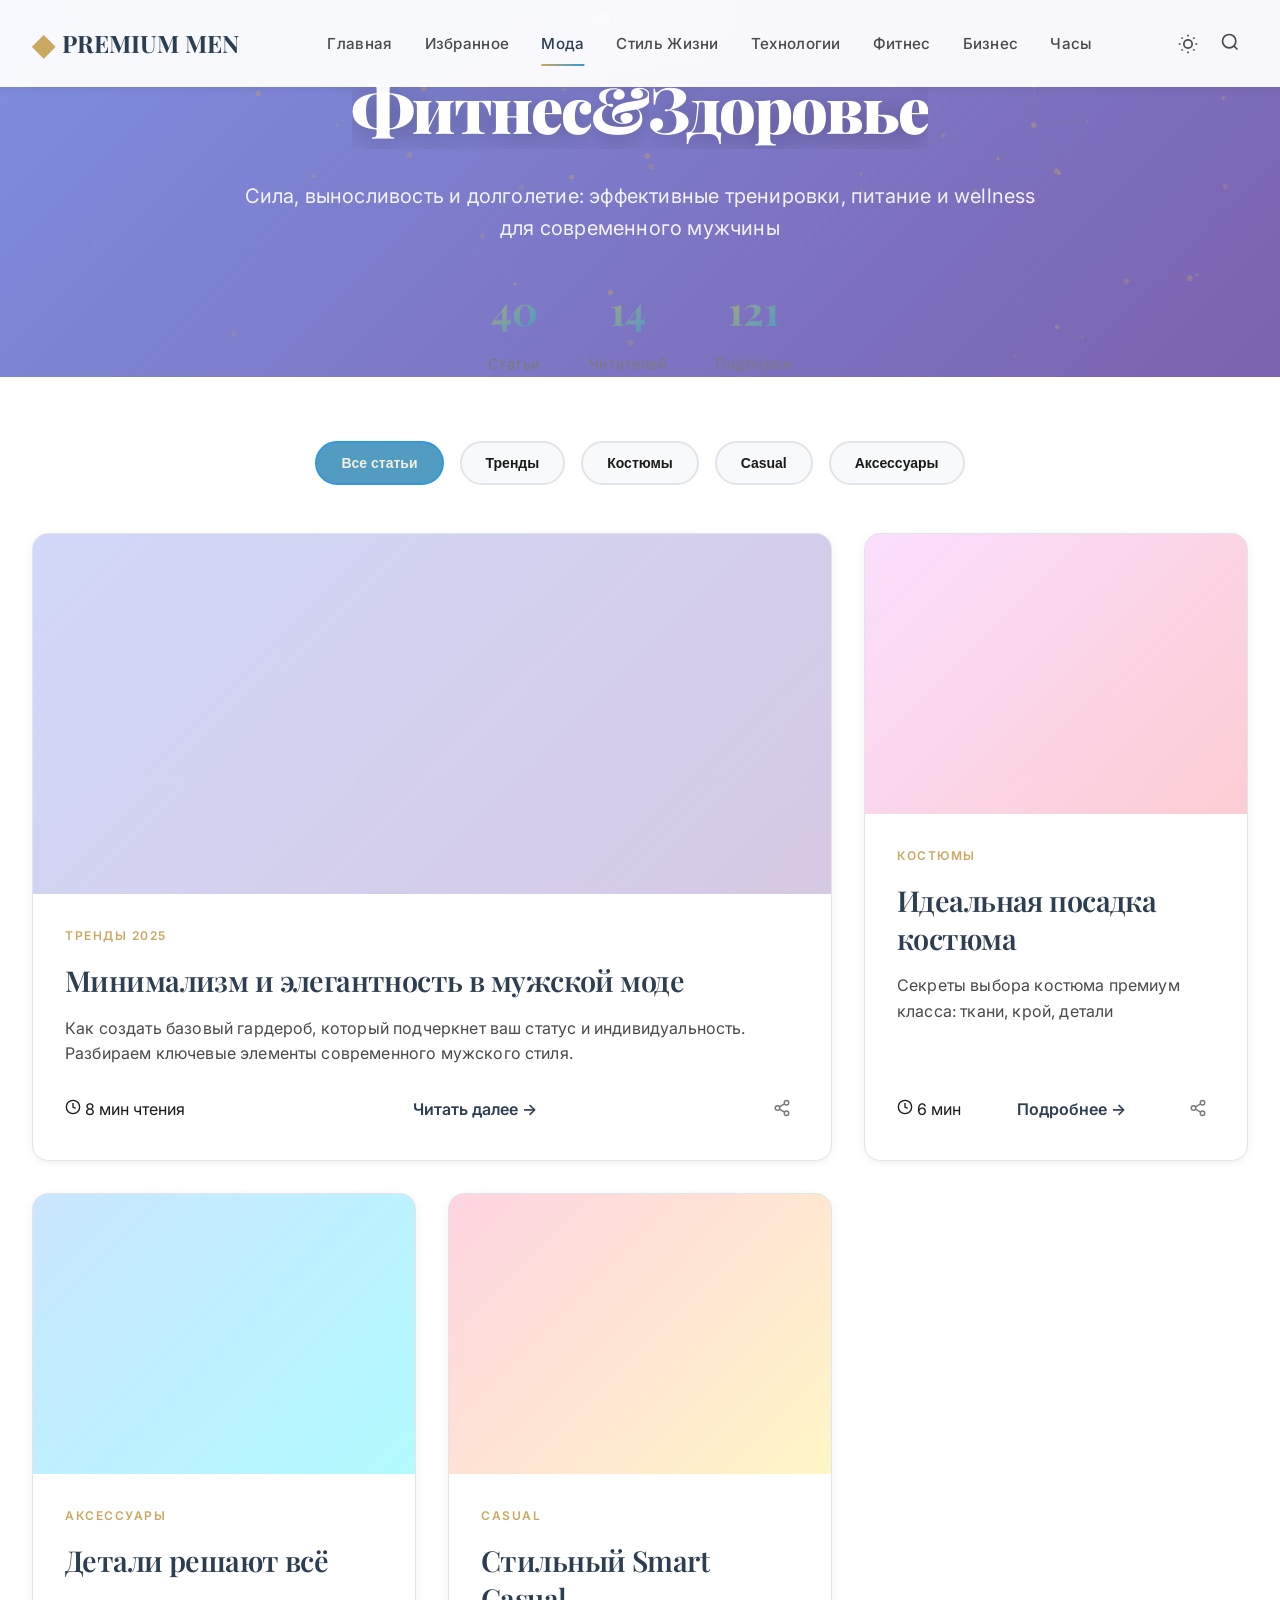
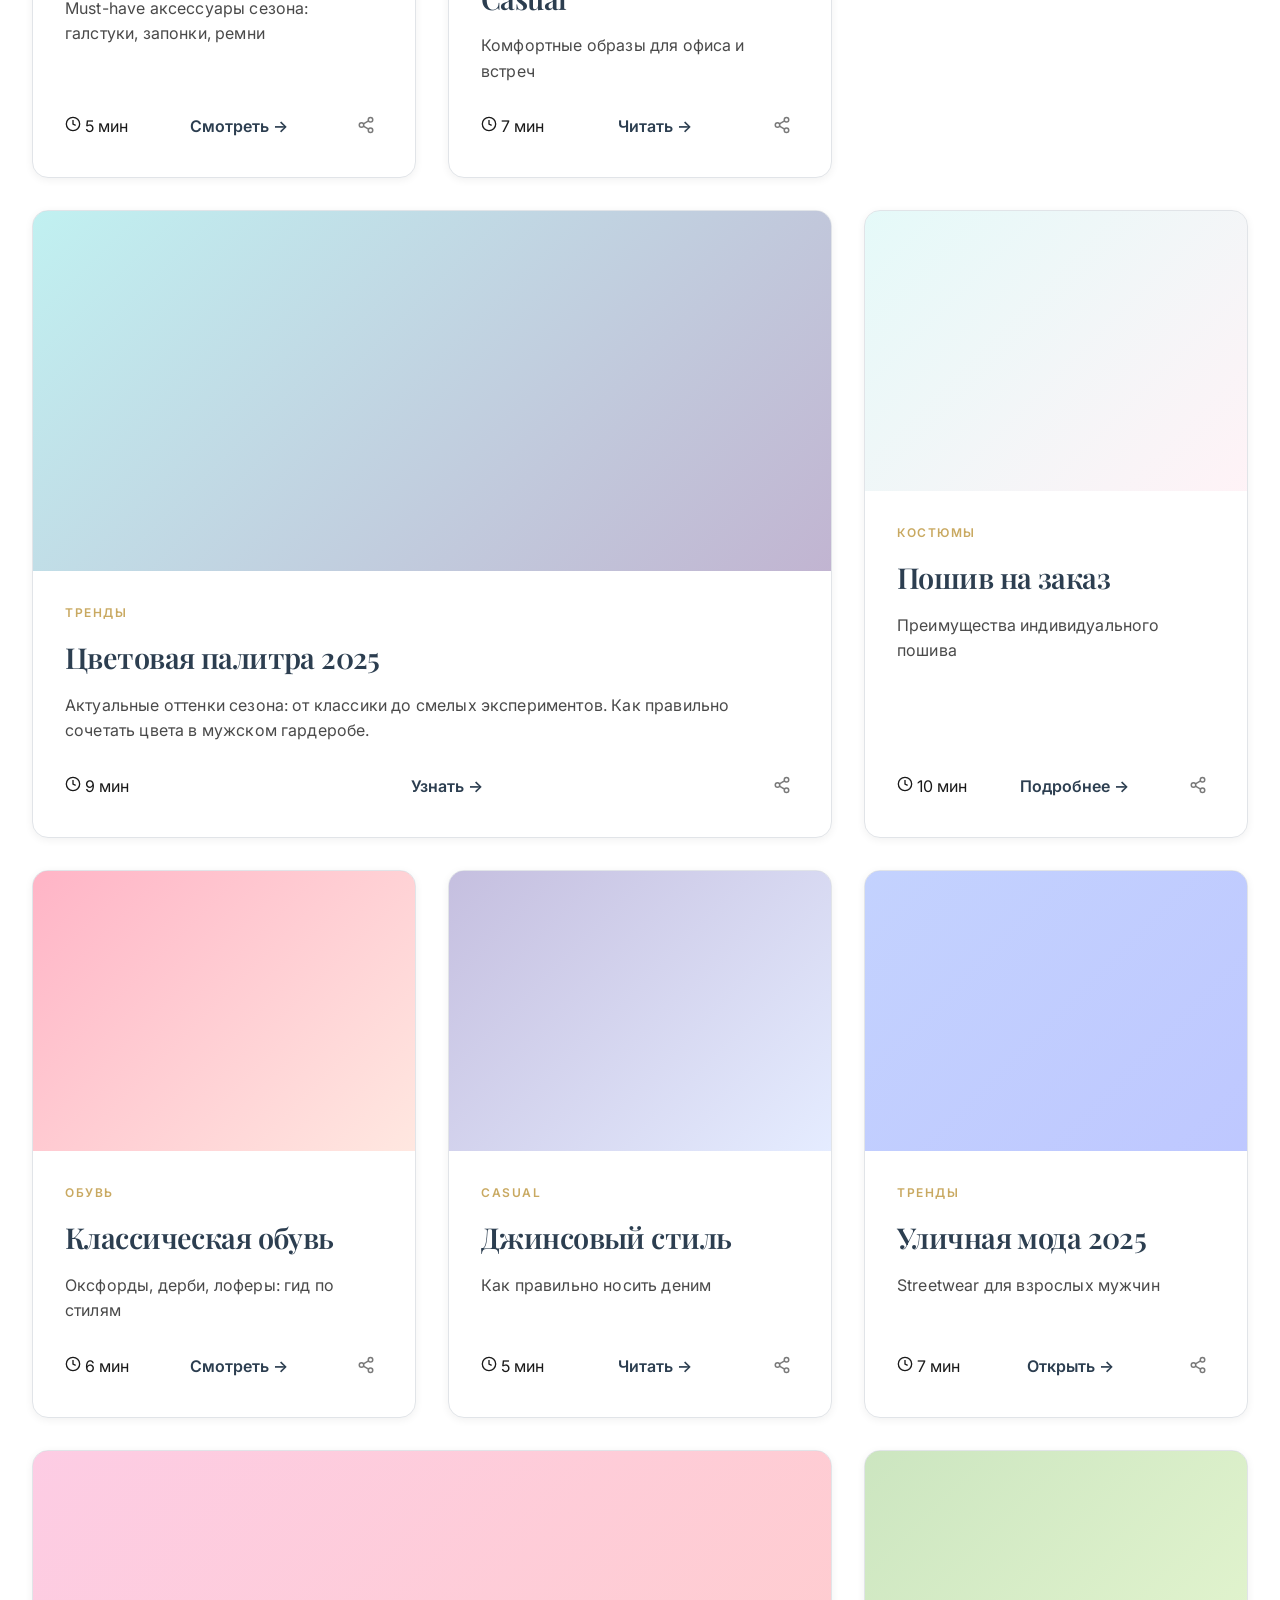
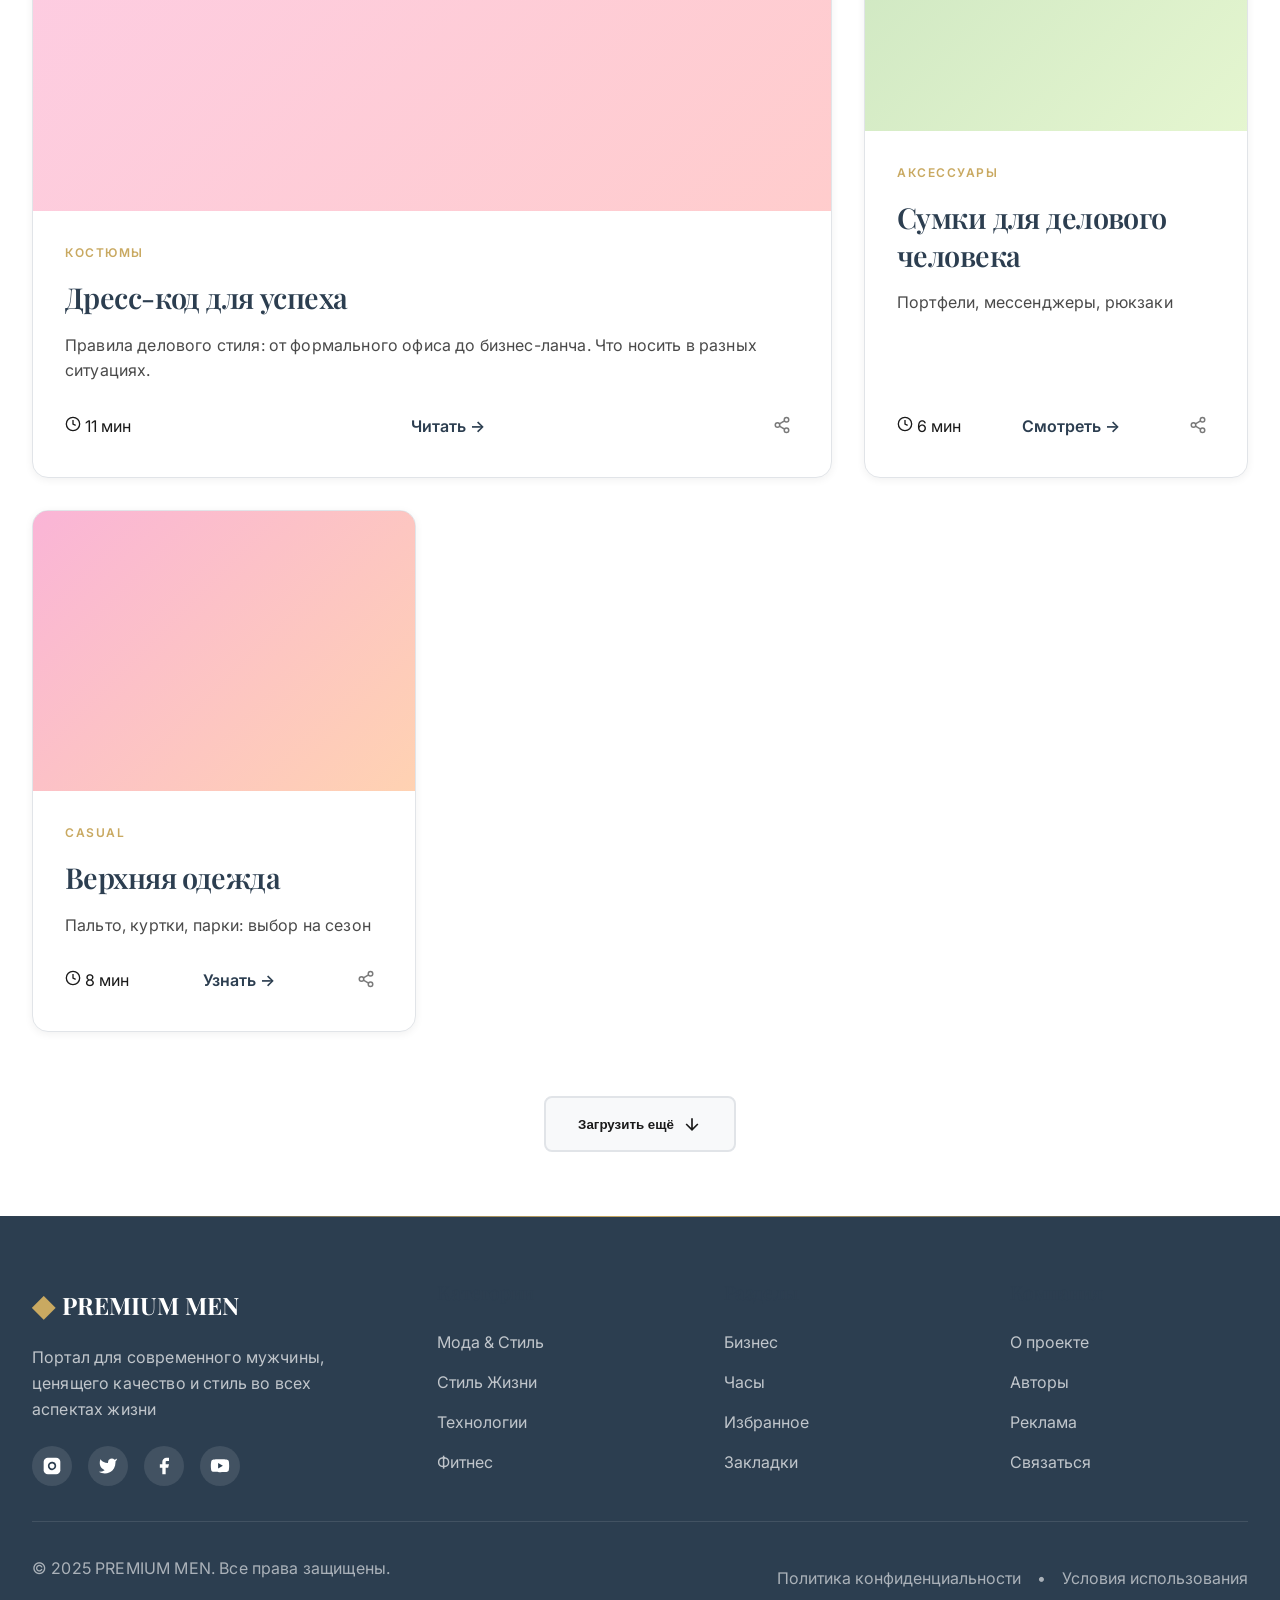
<file: fitness.html>
<!DOCTYPE html>
<html lang="ru">
<head>
    <meta charset="UTF-8">
    <meta name="viewport" content="width=device-width, initial-scale=1.0">

    <!-- SEO Meta Tags -->
    <title>Фитнес & Здоровье | PREMIUM MEN - Сила, выносливость и долголетие</title>
    <meta name="description" content="Фитнес и здоровье для мужчин: тренировки, питание, wellness. Программы от экспертов для силы и долголетия.">
    <meta name="keywords" content="фитнес, стиль, костюмы, casual, аксессуары, гардероб, тренды 2025">
    <meta name="author" content="Premium Men">
    <meta name="robots" content="index, follow">

    <!-- Open Graph -->
    <meta property="og:type" content="website">
    <meta property="og:url" content="https://premiummen.com/fitness">
    <meta property="og:title" content="Фитнес & Здоровье | PREMIUM MEN">
    <meta property="og:description" content="Сила, выносливость и долголетие для современного мужчины">
    <meta property="og:image" content="https://premiummen.com/og-fashion.jpg">

    <!-- Favicon -->
    <link rel="icon" type="image/png" sizes="32x32" href="data:image/svg+xml,<svg xmlns='http://www.w3.org/2000/svg' viewBox='0 0 100 100'><text y='0.9em' font-size='90'>◆</text></svg>">

    <!-- Styles -->
    <link rel="stylesheet" href="styles.css">
    <link rel="preconnect" href="https://fonts.googleapis.com">
    <link rel="preconnect" href="https://fonts.gstatic.com" crossorigin>
    <link rel="stylesheet" href="https://fonts.googleapis.com/css2?family=Playfair+Display:wght@400;600;700;900&family=Inter:wght@300;400;500;600;700;800&display=swap">

    <!-- Theme Color -->
    <meta name="theme-color" content="#2c3e50">

    <!-- PWA Manifest -->
    <link rel="manifest" href="manifest.json">

    <!-- Canonical URL -->
    <link rel="canonical" href="https://premiummen.com/fashion">
</head>
<body>
    <!-- Navigation -->
    <nav class="navbar" id="navbar">
        <div class="container">
            <div class="nav-content">
                <a href="index.html" class="logo">
                    <span class="logo-icon">◆</span>
                    <span class="logo-text">PREMIUM MEN</span>
                </a>
                <ul class="nav-menu" id="navMenu">
                    <li><a href="index.html" class="nav-link">Главная</a></li>
                    <li><a href="featured.html" class="nav-link">Избранное</a></li>
                    <li><a href="fitness.html" class="nav-link active">Мода</a></li>
                    <li><a href="lifestyle.html" class="nav-link">Стиль Жизни</a></li>
                    <li><a href="tech.html" class="nav-link">Технологии</a></li>
                    <li><a href="fitness.html" class="nav-link">Фитнес</a></li>
                    <li><a href="business.html" class="nav-link">Бизнес</a></li>
                    <li><a href="watches.html" class="nav-link">Часы</a></li>
                </ul>
                <div class="nav-actions">
                    <button class="theme-toggle" id="themeToggle" aria-label="Переключить тему">
                        <svg class="sun-icon" width="20" height="20" viewBox="0 0 24 24" fill="none" stroke="currentColor" stroke-width="2">
                            <circle cx="12" cy="12" r="5"></circle>
                            <line x1="12" y1="1" x2="12" y2="3"></line>
                            <line x1="12" y1="21" x2="12" y2="23"></line>
                            <line x1="4.22" y1="4.22" x2="5.64" y2="5.64"></line>
                            <line x1="18.36" y1="18.36" x2="19.78" y2="19.78"></line>
                            <line x1="1" y1="12" x2="3" y2="12"></line>
                            <line x1="21" y1="12" x2="23" y2="12"></line>
                            <line x1="4.22" y1="19.78" x2="5.64" y2="18.36"></line>
                            <line x1="18.36" y1="5.64" x2="19.78" y2="4.22"></line>
                        </svg>
                        <svg class="moon-icon" width="20" height="20" viewBox="0 0 24 24" fill="none" stroke="currentColor" stroke-width="2">
                            <path d="M21 12.79A9 9 0 1 1 11.21 3 7 7 0 0 0 21 12.79z"></path>
                        </svg>
                    </button>
                    <button class="search-btn" id="searchBtn" aria-label="Поиск">
                        <svg width="20" height="20" viewBox="0 0 24 24" fill="none" stroke="currentColor" stroke-width="2">
                            <circle cx="11" cy="11" r="8"></circle>
                            <path d="m21 21-4.35-4.35"></path>
                        </svg>
                    </button>
                    <button class="mobile-menu-toggle" id="mobileMenuToggle" aria-label="Меню">
                        <span></span>
                        <span></span>
                        <span></span>
                    </button>
                </div>
            </div>
        </div>
    </nav>

    <!-- Category Hero -->
    <section class="category-hero" style="background: linear-gradient(135deg, rgba(102, 126, 234, 0.9) 0%, rgba(118, 75, 162, 0.9) 100%), url('https://images.unsplash.com/photo-1507003211169-0a1dd7228f2d?w=1600&q=80') center/cover;">
        <div class="container">
            <div class="category-hero-content">
                <span class="category-badge">👔 Категория</span>
                <h1 class="category-hero-title">Фитнес & Здоровье</h1>
                <p class="category-hero-description">Сила, выносливость и долголетие: эффективные тренировки, питание и wellness для современного мужчины</p>
                <div class="category-stats">
                    <div class="stat-item">
                        <div class="stat-number">42</div>
                        <div class="stat-label">Статьи</div>
                    </div>
                    <div class="stat-item">
                        <div class="stat-number">15K</div>
                        <div class="stat-label">Читателей</div>
                    </div>
                    <div class="stat-item">
                        <div class="stat-number">128</div>
                        <div class="stat-label">Подборок</div>
                    </div>
                </div>
            </div>
        </div>
    </section>

    <!-- Articles Grid -->
    <section class="articles-section">
        <div class="container">
            <div class="articles-filter">
                <button class="filter-btn active" data-filter="all">Все статьи</button>
                <button class="filter-btn" data-filter="trends">Тренды</button>
                <button class="filter-btn" data-filter="suits">Костюмы</button>
                <button class="filter-btn" data-filter="casual">Casual</button>
                <button class="filter-btn" data-filter="accessories">Аксессуары</button>
            </div>

            <div class="cards-grid">
                <article class="card card-large" data-category="trends">
                    <div class="card-image-wrapper">
                        <div class="card-image" style="background: linear-gradient(135deg, rgba(102, 126, 234, 0.3) 0%, rgba(118, 75, 162, 0.3) 100%), url('https://images.unsplash.com/photo-1490578474895-699cd4e2cf59?w=800&q=80') center/cover;"></div>
                        <div class="card-overlay"></div>
                    </div>
                    <div class="card-content">
                        <span class="card-tag">Тренды 2025</span>
                        <h3 class="card-title">Минимализм и элегантность в мужской моде</h3>
                        <p class="card-text">Как создать базовый гардероб, который подчеркнет ваш статус и индивидуальность. Разбираем ключевые элементы современного мужского стиля.</p>
                        <div class="card-footer">
                            <span class="card-meta">
                                <svg width="16" height="16" viewBox="0 0 24 24" fill="none" stroke="currentColor" stroke-width="2">
                                    <circle cx="12" cy="12" r="10"></circle>
                                    <path d="M12 6v6l4 2"></path>
                                </svg>
                                8 мин чтения
                            </span>
                            <a href="article-minimalism.html" class="card-link">Читать далее →</a>
                        </div>
                    </div>
                </article>

                <article class="card" data-category="suits">
                    <div class="card-image-wrapper">
                        <div class="card-image" style="background: linear-gradient(135deg, rgba(240, 147, 251, 0.3) 0%, rgba(245, 87, 108, 0.3) 100%), url('https://images.unsplash.com/photo-1594938298603-c8148c4dae35?w=600&q=80') center/cover;"></div>
                        <div class="card-overlay"></div>
                    </div>
                    <div class="card-content">
                        <span class="card-tag">Костюмы</span>
                        <h3 class="card-title">Идеальная посадка костюма</h3>
                        <p class="card-text">Секреты выбора костюма премиум класса: ткани, крой, детали</p>
                        <div class="card-footer">
                            <span class="card-meta">
                                <svg width="16" height="16" viewBox="0 0 24 24" fill="none" stroke="currentColor" stroke-width="2">
                                    <circle cx="12" cy="12" r="10"></circle>
                                    <path d="M12 6v6l4 2"></path>
                                </svg>
                                6 мин
                            </span>
                            <a href="article-perfect-suit.html" class="card-link">Подробнее →</a>
                        </div>
                    </div>
                </article>

                <article class="card" data-category="accessories">
                    <div class="card-image-wrapper">
                        <div class="card-image" style="background: linear-gradient(135deg, rgba(79, 172, 254, 0.3) 0%, rgba(0, 242, 254, 0.3) 100%), url('https://images.unsplash.com/photo-1524678714210-9917a6c619c2?w=600&q=80') center/cover;"></div>
                        <div class="card-overlay"></div>
                    </div>
                    <div class="card-content">
                        <span class="card-tag">Аксессуары</span>
                        <h3 class="card-title">Детали решают всё</h3>
                        <p class="card-text">Must-have аксессуары сезона: галстуки, запонки, ремни</p>
                        <div class="card-footer">
                            <span class="card-meta">
                                <svg width="16" height="16" viewBox="0 0 24 24" fill="none" stroke="currentColor" stroke-width="2">
                                    <circle cx="12" cy="12" r="10"></circle>
                                    <path d="M12 6v6l4 2"></path>
                                </svg>
                                5 мин
                            </span>
                            <a href="#" class="card-link">Смотреть →</a>
                        </div>
                    </div>
                </article>

                <article class="card" data-category="casual">
                    <div class="card-image-wrapper">
                        <div class="card-image" style="background: linear-gradient(135deg, rgba(250, 112, 154, 0.3) 0%, rgba(254, 225, 64, 0.3) 100%), url('https://images.unsplash.com/photo-1617127365659-c47fa864d8bc?w=600&q=80') center/cover;"></div>
                        <div class="card-overlay"></div>
                    </div>
                    <div class="card-content">
                        <span class="card-tag">Casual</span>
                        <h3 class="card-title">Стильный Smart Casual</h3>
                        <p class="card-text">Комфортные образы для офиса и встреч</p>
                        <div class="card-footer">
                            <span class="card-meta">
                                <svg width="16" height="16" viewBox="0 0 24 24" fill="none" stroke="currentColor" stroke-width="2">
                                    <circle cx="12" cy="12" r="10"></circle>
                                    <path d="M12 6v6l4 2"></path>
                                </svg>
                                7 мин
                            </span>
                            <a href="#" class="card-link">Читать →</a>
                        </div>
                    </div>
                </article>

                <article class="card card-large" data-category="trends">
                    <div class="card-image-wrapper">
                        <div class="card-image" style="background: linear-gradient(135deg, rgba(48, 207, 208, 0.3) 0%, rgba(51, 8, 103, 0.3) 100%), url('https://images.unsplash.com/photo-1487222477894-8943e31ef7b2?w=800&q=80') center/cover;"></div>
                        <div class="card-overlay"></div>
                    </div>
                    <div class="card-content">
                        <span class="card-tag">Тренды</span>
                        <h3 class="card-title">Цветовая палитра 2025</h3>
                        <p class="card-text">Актуальные оттенки сезона: от классики до смелых экспериментов. Как правильно сочетать цвета в мужском гардеробе.</p>
                        <div class="card-footer">
                            <span class="card-meta">
                                <svg width="16" height="16" viewBox="0 0 24 24" fill="none" stroke="currentColor" stroke-width="2">
                                    <circle cx="12" cy="12" r="10"></circle>
                                    <path d="M12 6v6l4 2"></path>
                                </svg>
                                9 мин
                            </span>
                            <a href="#" class="card-link">Узнать →</a>
                        </div>
                    </div>
                </article>

                <article class="card" data-category="suits">
                    <div class="card-image-wrapper">
                        <div class="card-image" style="background: linear-gradient(135deg, rgba(168, 237, 234, 0.3) 0%, rgba(254, 214, 227, 0.3) 100%), url('https://images.unsplash.com/photo-1507679799987-c73779587ccf?w=600&q=80') center/cover;"></div>
                        <div class="card-overlay"></div>
                    </div>
                    <div class="card-content">
                        <span class="card-tag">Костюмы</span>
                        <h3 class="card-title">Пошив на заказ</h3>
                        <p class="card-text">Преимущества индивидуального пошива</p>
                        <div class="card-footer">
                            <span class="card-meta">
                                <svg width="16" height="16" viewBox="0 0 24 24" fill="none" stroke="currentColor" stroke-width="2">
                                    <circle cx="12" cy="12" r="10"></circle>
                                    <path d="M12 6v6l4 2"></path>
                                </svg>
                                10 мин
                            </span>
                            <a href="#" class="card-link">Подробнее →</a>
                        </div>
                    </div>
                </article>

                <article class="card" data-category="accessories">
                    <div class="card-image-wrapper">
                        <div class="card-image" style="background: linear-gradient(135deg, rgba(255, 8, 68, 0.3) 0%, rgba(255, 177, 153, 0.3) 100%), url('https://images.unsplash.com/photo-1618354691373-d851c5c3a990?w=600&q=80') center/cover;"></div>
                        <div class="card-overlay"></div>
                    </div>
                    <div class="card-content">
                        <span class="card-tag">Обувь</span>
                        <h3 class="card-title">Классическая обувь</h3>
                        <p class="card-text">Оксфорды, дерби, лоферы: гид по стилям</p>
                        <div class="card-footer">
                            <span class="card-meta">
                                <svg width="16" height="16" viewBox="0 0 24 24" fill="none" stroke="currentColor" stroke-width="2">
                                    <circle cx="12" cy="12" r="10"></circle>
                                    <path d="M12 6v6l4 2"></path>
                                </svg>
                                6 мин
                            </span>
                            <a href="#" class="card-link">Смотреть →</a>
                        </div>
                    </div>
                </article>

                <article class="card" data-category="casual">
                    <div class="card-image-wrapper">
                        <div class="card-image" style="background: linear-gradient(135deg, rgba(63, 43, 150, 0.3) 0%, rgba(168, 192, 255, 0.3) 100%), url('https://images.unsplash.com/photo-1591047139829-d91aecb6caea?w=600&q=80') center/cover;"></div>
                        <div class="card-overlay"></div>
                    </div>
                    <div class="card-content">
                        <span class="card-tag">Casual</span>
                        <h3 class="card-title">Джинсовый стиль</h3>
                        <p class="card-text">Как правильно носить деним</p>
                        <div class="card-footer">
                            <span class="card-meta">
                                <svg width="16" height="16" viewBox="0 0 24 24" fill="none" stroke="currentColor" stroke-width="2">
                                    <circle cx="12" cy="12" r="10"></circle>
                                    <path d="M12 6v6l4 2"></path>
                                </svg>
                                5 мин
                            </span>
                            <a href="#" class="card-link">Читать →</a>
                        </div>
                    </div>
                </article>

                <article class="card" data-category="trends">
                    <div class="card-image-wrapper">
                        <div class="card-image" style="background: linear-gradient(135deg, rgba(57, 106, 252, 0.3) 0%, rgba(41, 72, 255, 0.3) 100%), url('https://images.unsplash.com/photo-1506794778202-cad84cf45f1d?w=600&q=80') center/cover;"></div>
                        <div class="card-overlay"></div>
                    </div>
                    <div class="card-content">
                        <span class="card-tag">Тренды</span>
                        <h3 class="card-title">Уличная мода 2025</h3>
                        <p class="card-text">Streetwear для взрослых мужчин</p>
                        <div class="card-footer">
                            <span class="card-meta">
                                <svg width="16" height="16" viewBox="0 0 24 24" fill="none" stroke="currentColor" stroke-width="2">
                                    <circle cx="12" cy="12" r="10"></circle>
                                    <path d="M12 6v6l4 2"></path>
                                </svg>
                                7 мин
                            </span>
                            <a href="#" class="card-link">Открыть →</a>
                        </div>
                    </div>
                </article>

                <article class="card card-large" data-category="suits">
                    <div class="card-image-wrapper">
                        <div class="card-image" style="background: linear-gradient(135deg, rgba(248, 87, 166, 0.3) 0%, rgba(255, 88, 88, 0.3) 100%), url('https://images.unsplash.com/photo-1593030761757-71fae45fa0e7?w=800&q=80') center/cover;"></div>
                        <div class="card-overlay"></div>
                    </div>
                    <div class="card-content">
                        <span class="card-tag">Костюмы</span>
                        <h3 class="card-title">Дресс-код для успеха</h3>
                        <p class="card-text">Правила делового стиля: от формального офиса до бизнес-ланча. Что носить в разных ситуациях.</p>
                        <div class="card-footer">
                            <span class="card-meta">
                                <svg width="16" height="16" viewBox="0 0 24 24" fill="none" stroke="currentColor" stroke-width="2">
                                    <circle cx="12" cy="12" r="10"></circle>
                                    <path d="M12 6v6l4 2"></path>
                                </svg>
                                11 мин
                            </span>
                            <a href="#" class="card-link">Читать →</a>
                        </div>
                    </div>
                </article>

                <article class="card" data-category="accessories">
                    <div class="card-image-wrapper">
                        <div class="card-image" style="background: linear-gradient(135deg, rgba(86, 171, 47, 0.3) 0%, rgba(168, 224, 99, 0.3) 100%), url('https://images.unsplash.com/photo-1523293182086-7651a899d37f?w=600&q=80') center/cover;"></div>
                        <div class="card-overlay"></div>
                    </div>
                    <div class="card-content">
                        <span class="card-tag">Аксессуары</span>
                        <h3 class="card-title">Сумки для делового человека</h3>
                        <p class="card-text">Портфели, мессенджеры, рюкзаки</p>
                        <div class="card-footer">
                            <span class="card-meta">
                                <svg width="16" height="16" viewBox="0 0 24 24" fill="none" stroke="currentColor" stroke-width="2">
                                    <circle cx="12" cy="12" r="10"></circle>
                                    <path d="M12 6v6l4 2"></path>
                                </svg>
                                6 мин
                            </span>
                            <a href="#" class="card-link">Смотреть →</a>
                        </div>
                    </div>
                </article>

                <article class="card" data-category="casual">
                    <div class="card-image-wrapper">
                        <div class="card-image" style="background: linear-gradient(135deg, rgba(238, 9, 121, 0.3) 0%, rgba(255, 106, 0, 0.3) 100%), url('https://images.unsplash.com/photo-1520975954732-35dd22299614?w=600&q=80') center/cover;"></div>
                        <div class="card-overlay"></div>
                    </div>
                    <div class="card-content">
                        <span class="card-tag">Casual</span>
                        <h3 class="card-title">Верхняя одежда</h3>
                        <p class="card-text">Пальто, куртки, парки: выбор на сезон</p>
                        <div class="card-footer">
                            <span class="card-meta">
                                <svg width="16" height="16" viewBox="0 0 24 24" fill="none" stroke="currentColor" stroke-width="2">
                                    <circle cx="12" cy="12" r="10"></circle>
                                    <path d="M12 6v6l4 2"></path>
                                </svg>
                                8 мин
                            </span>
                            <a href="#" class="card-link">Узнать →</a>
                        </div>
                    </div>
                </article>
            </div>

            <!-- Load More -->
            <div class="load-more-container">
                <button class="load-more-btn">
                    Загрузить ещё
                    <svg width="20" height="20" viewBox="0 0 24 24" fill="none" stroke="currentColor" stroke-width="2">
                        <path d="M12 5v14M5 12l7 7 7-7"/>
                    </svg>
                </button>
            </div>
        </div>
    </section>

    <!-- Footer -->
    <footer class="footer">
        <div class="container">
            <div class="footer-content">
                <div class="footer-section footer-about">
                    <div class="footer-logo">
                        <span class="logo-icon">◆</span>
                        <span class="logo-text">PREMIUM MEN</span>
                    </div>
                    <p class="footer-description">Портал для современного мужчины, ценящего качество и стиль во всех аспектах жизни</p>
                    <div class="social-links">
                        <a href="#" class="social-link" aria-label="Instagram">
                            <svg width="20" height="20" viewBox="0 0 24 24" fill="currentColor">
                                <rect x="2" y="2" width="20" height="20" rx="5" ry="5"/>
                                <path d="M16 11.37A4 4 0 1 1 12.63 8 4 4 0 0 1 16 11.37z" fill="none" stroke="#2c3e50" stroke-width="2"/>
                                <path d="M17.5 6.5h.01"/>
                            </svg>
                        </a>
                        <a href="#" class="social-link" aria-label="Twitter">
                            <svg width="20" height="20" viewBox="0 0 24 24" fill="currentColor">
                                <path d="M23 3a10.9 10.9 0 0 1-3.14 1.53 4.48 4.48 0 0 0-7.86 3v1A10.66 10.66 0 0 1 3 4s-4 9 5 13a11.64 11.64 0 0 1-7 2c9 5 20 0 20-11.5a4.5 4.5 0 0 0-.08-.83A7.72 7.72 0 0 0 23 3z"/>
                            </svg>
                        </a>
                        <a href="#" class="social-link" aria-label="Facebook">
                            <svg width="20" height="20" viewBox="0 0 24 24" fill="currentColor">
                                <path d="M18 2h-3a5 5 0 0 0-5 5v3H7v4h3v8h4v-8h3l1-4h-4V7a1 1 0 0 1 1-1h3z"/>
                            </svg>
                        </a>
                        <a href="#" class="social-link" aria-label="YouTube">
                            <svg width="20" height="20" viewBox="0 0 24 24" fill="currentColor">
                                <path d="M22.54 6.42a2.78 2.78 0 0 0-1.94-2C18.88 4 12 4 12 4s-6.88 0-8.6.46a2.78 2.78 0 0 0-1.94 2A29 29 0 0 0 1 11.75a29 29 0 0 0 .46 5.33A2.78 2.78 0 0 0 3.4 19c1.72.46 8.6.46 8.6.46s6.88 0 8.6-.46a2.78 2.78 0 0 0 1.94-2 29 29 0 0 0 .46-5.25 29 29 0 0 0-.46-5.33z"/>
                                <path d="m9.75 15.02 5.75-3.27-5.75-3.27v6.54z" fill="#2c3e50"/>
                            </svg>
                        </a>
                    </div>
                </div>
                <div class="footer-section">
                    <h4 class="footer-heading">Категории</h4>
                    <ul class="footer-links">
                        <li><a href="fashion.html">Мода & Стиль</a></li>
                        <li><a href="lifestyle.html">Стиль Жизни</a></li>
                        <li><a href="tech.html">Технологии</a></li>
                        <li><a href="fitness.html">Фитнес</a></li>
                    </ul>
                </div>
                <div class="footer-section">
                    <h4 class="footer-heading">Разделы</h4>
                    <ul class="footer-links">
                        <li><a href="business.html">Бизнес</a></li>
                        <li><a href="watches.html">Часы</a></li>
                        <li><a href="featured.html">Избранное</a></li>
                        <li><a href="bookmarks.html">Закладки</a></li>
                    </ul>
                </div>
                <div class="footer-section">
                    <h4 class="footer-heading">Компания</h4>
                    <ul class="footer-links">
                        <li><a href="about.html">О проекте</a></li>
                        <li><a href="#">Авторы</a></li>
                        <li><a href="#">Реклама</a></li>
                        <li><a href="contact.html">Связаться</a></li>
                    </ul>
                </div>
            </div>
            <div class="footer-bottom">
                <p>&copy; 2025 PREMIUM MEN. Все права защищены.</p>
                <div class="footer-legal">
                    <a href="#">Политика конфиденциальности</a>
                    <span>•</span>
                    <a href="#">Условия использования</a>
                </div>
            </div>
        </div>
    </footer>

    <!-- Scroll to Top -->
    <button class="scroll-to-top" id="scrollToTop" aria-label="Наверх">
        <svg width="24" height="24" viewBox="0 0 24 24" fill="none" stroke="currentColor" stroke-width="2">
            <path d="M12 19V5M5 12l7-7 7 7"/>
        </svg>
    </button>

    <!-- Search Modal -->
    <div class="search-modal" id="searchModal">
        <div class="search-modal-overlay" id="searchModalOverlay"></div>
        <div class="search-modal-content">
            <div class="search-modal-header">
                <div class="search-input-container">
                    <svg class="search-icon" width="24" height="24" viewBox="0 0 24 24" fill="none" stroke="currentColor" stroke-width="2">
                        <circle cx="11" cy="11" r="8"></circle>
                        <path d="m21 21-4.35-4.35"></path>
                    </svg>
                    <input type="text" class="search-input" id="searchInput" placeholder="Поиск статей, категорий..." autocomplete="off">
                    <button class="search-close" id="searchClose" aria-label="Закрыть">
                        <svg width="24" height="24" viewBox="0 0 24 24" fill="none" stroke="currentColor" stroke-width="2">
                            <line x1="18" y1="6" x2="6" y2="18"></line>
                            <line x1="6" y1="6" x2="18" y2="18"></line>
                        </svg>
                    </button>
                </div>
                <div class="search-hints">
                    <span class="search-hint"><kbd>↵</kbd> открыть</span>
                    <span class="search-hint"><kbd>↑</kbd><kbd>↓</kbd> навигация</span>
                    <span class="search-hint"><kbd>ESC</kbd> закрыть</span>
                </div>
            </div>
            <div class="search-results" id="searchResults">
                <div class="search-empty">
                    <svg width="64" height="64" viewBox="0 0 24 24" fill="none" stroke="currentColor" stroke-width="1.5">
                        <circle cx="11" cy="11" r="8"></circle>
                        <path d="m21 21-4.35-4.35"></path>
                    </svg>
                    <p>Начните вводить для поиска</p>
                </div>
            </div>
        </div>
    </div>

    <script src="script.js"></script>
</body>
</html>
</file>
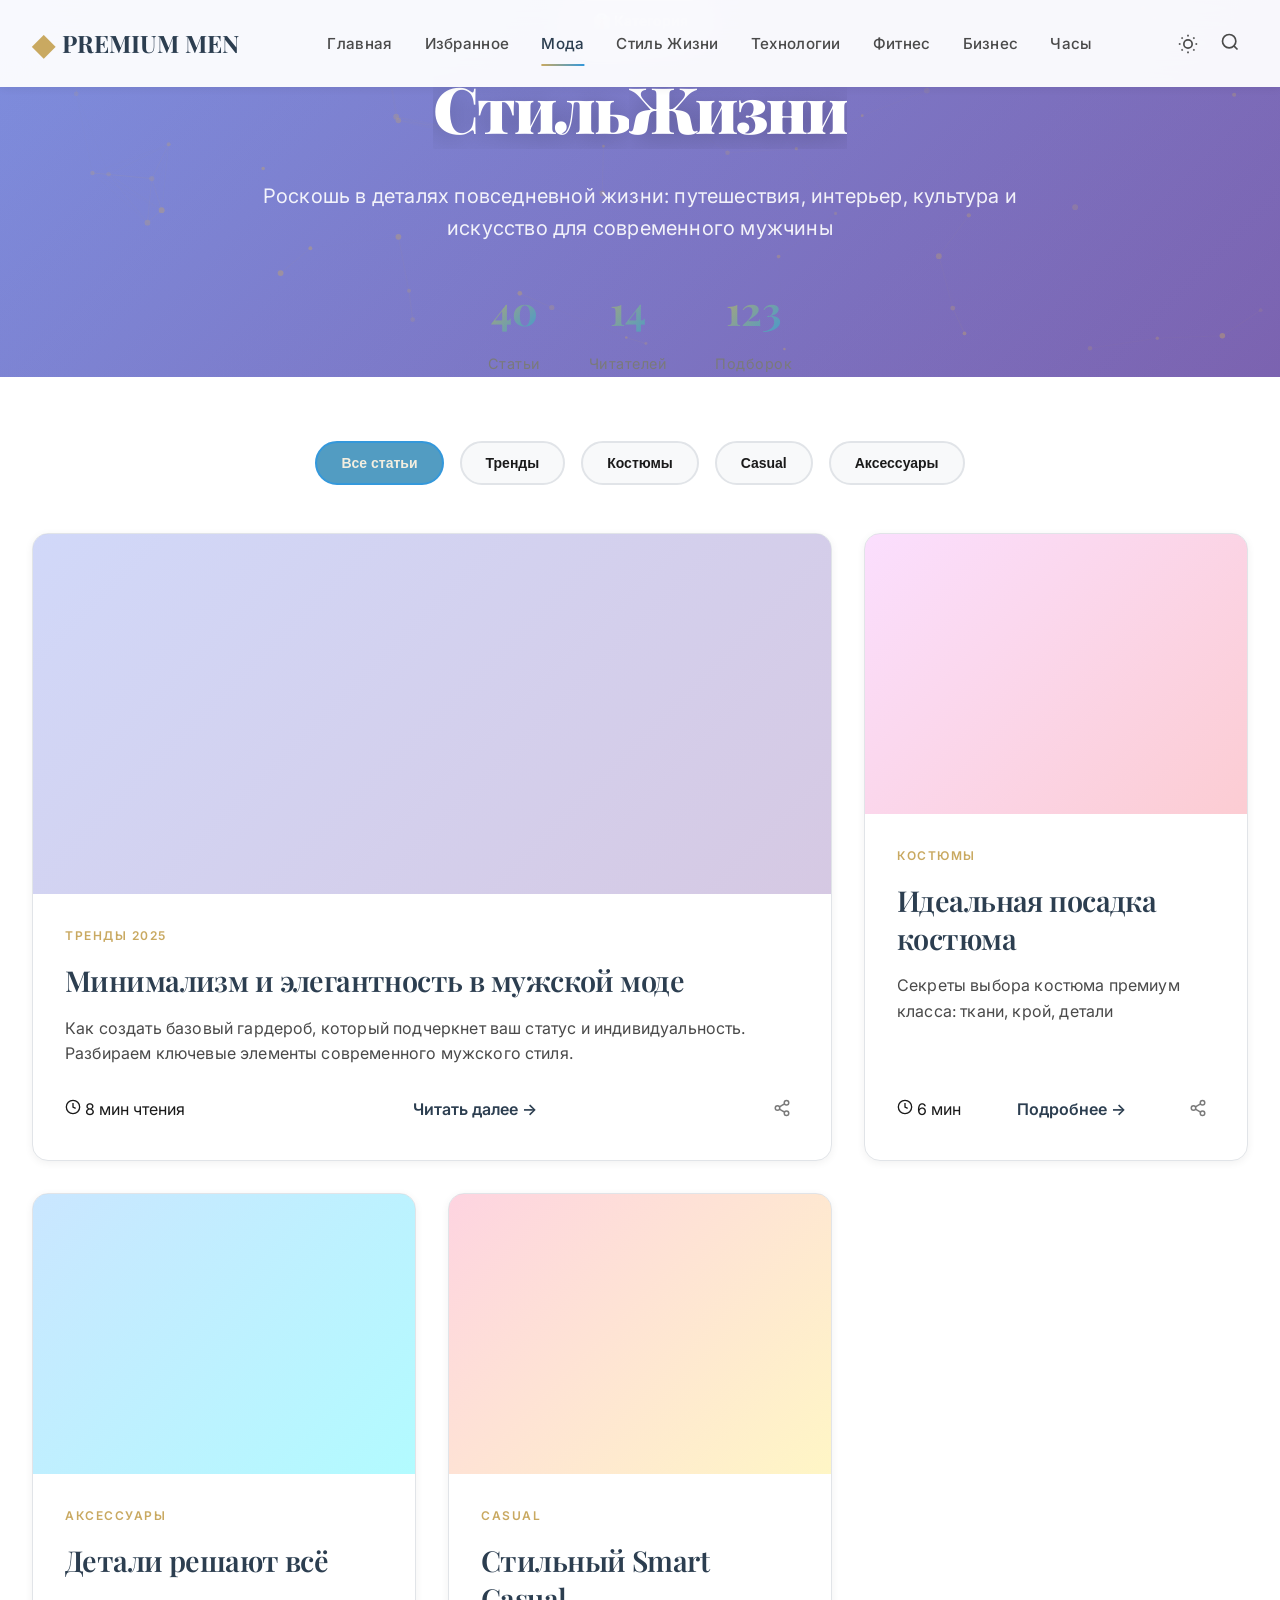
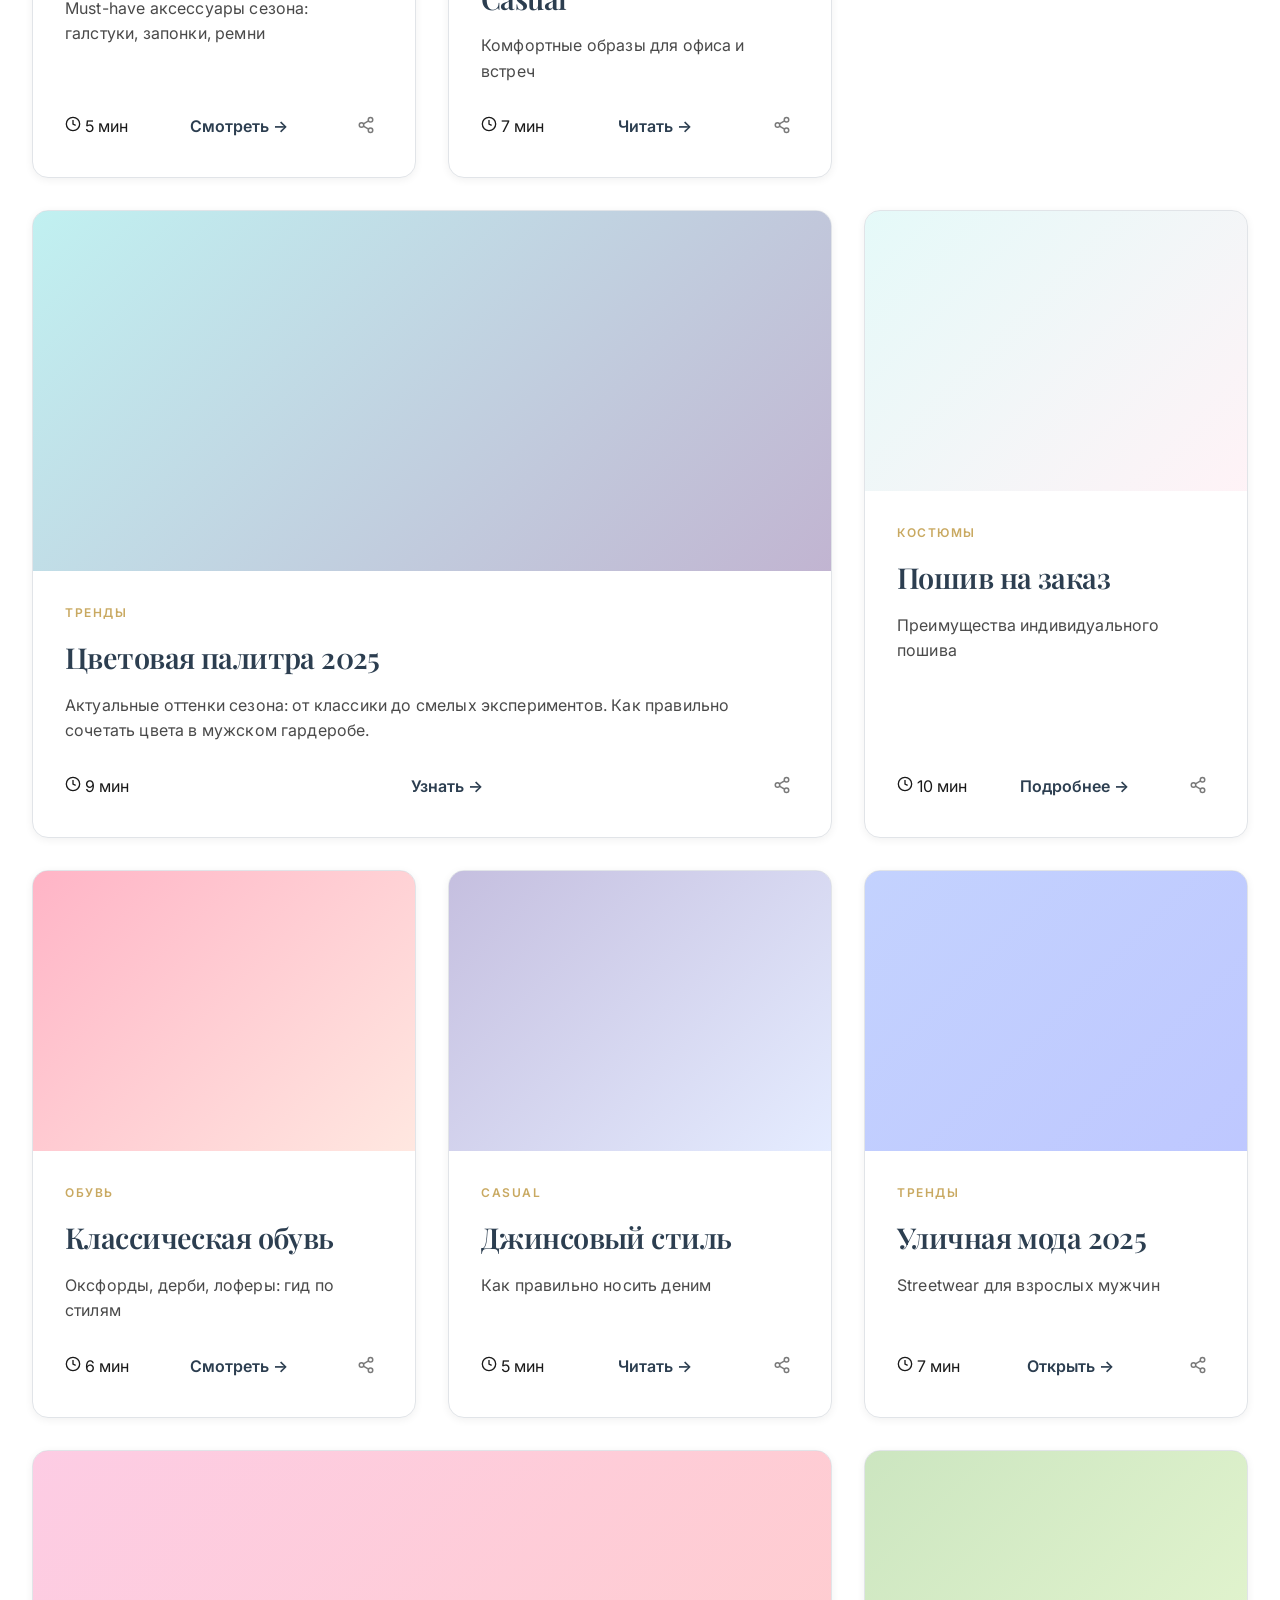
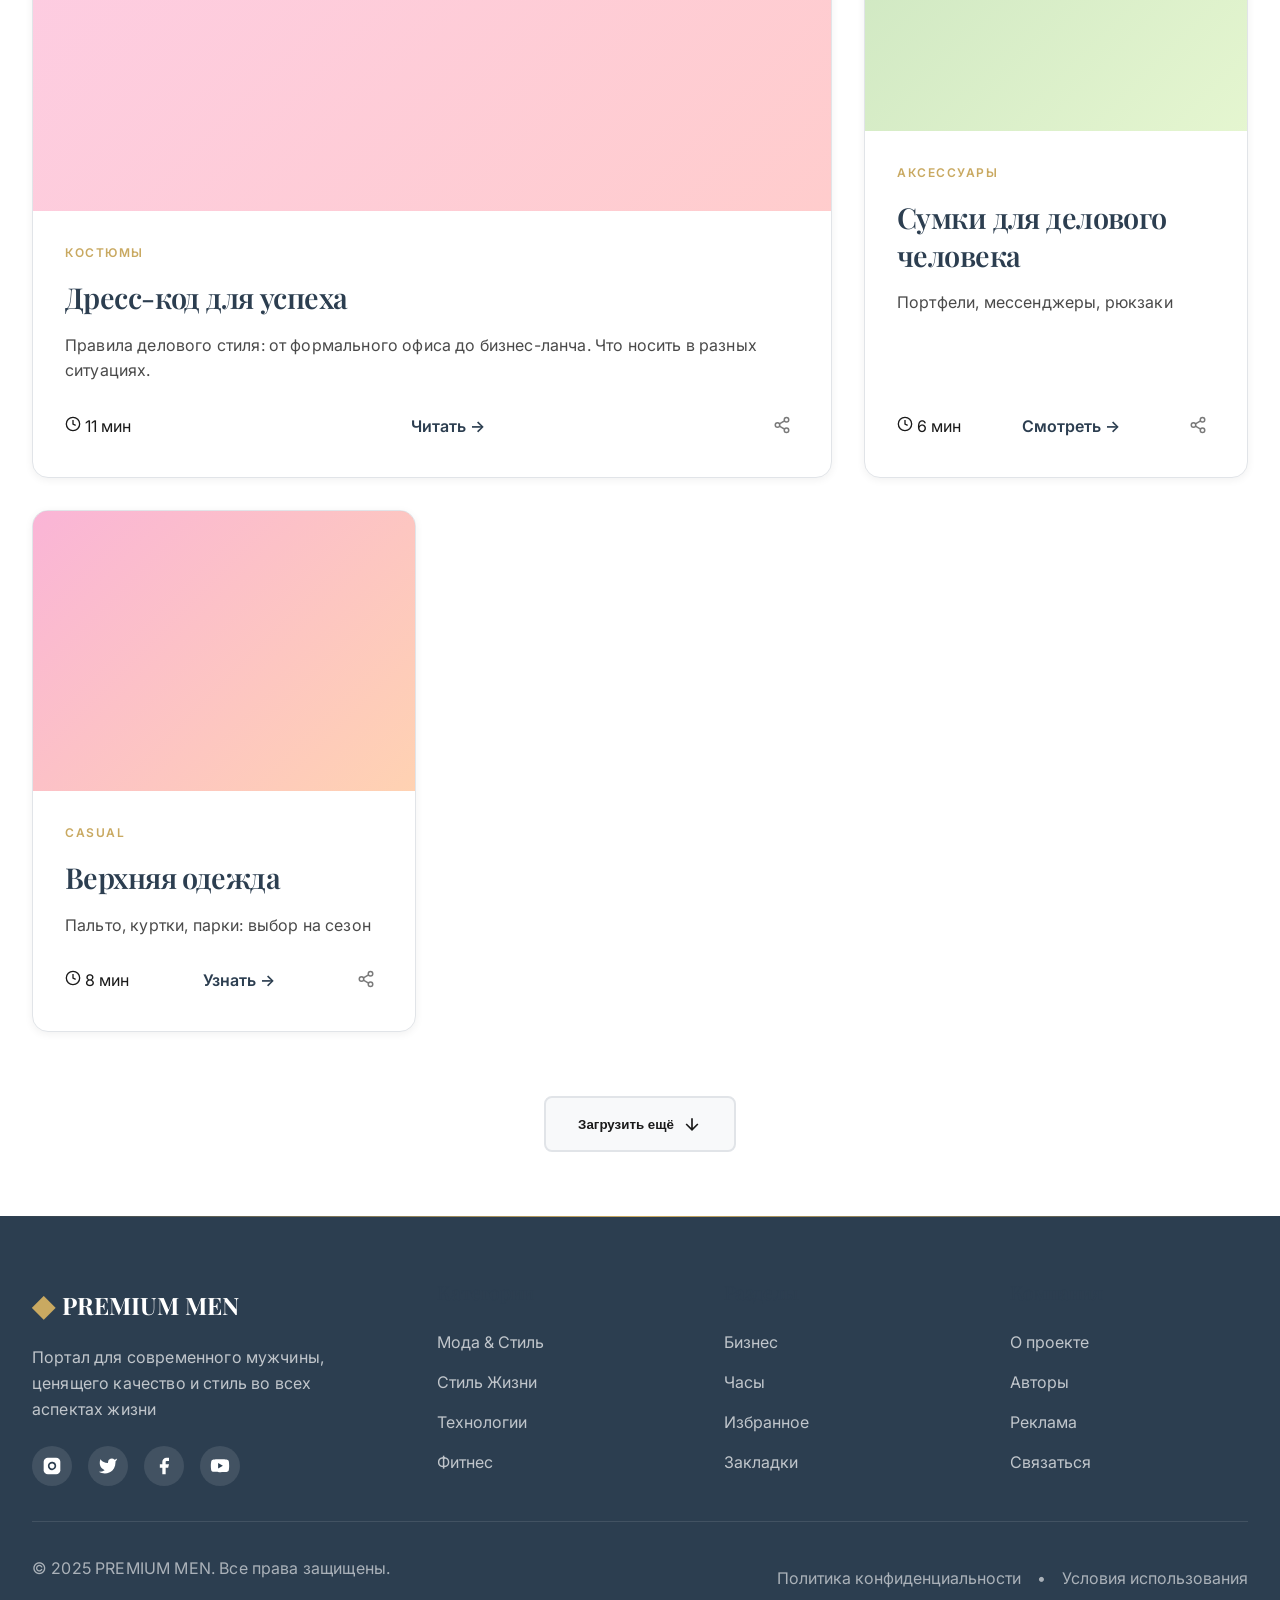
<file: lifestyle.html>
<!DOCTYPE html>
<html lang="ru">
<head>
    <meta charset="UTF-8">
    <meta name="viewport" content="width=device-width, initial-scale=1.0">

    <!-- SEO Meta Tags -->
    <title>Стиль Жизни | PREMIUM MEN - Роскошь в деталях повседневной жизни</title>
    <meta name="description" content="Стиль жизни для современного мужчины: путешествия, интерьер, культура, хобби. Как жить красиво и со вкусом каждый день.">
    <meta name="keywords" content="стиль жизни, путешествия, интерьер, культура, хобби, роскошь, образ жизни">
    <meta name="author" content="Premium Men">
    <meta name="robots" content="index, follow">

    <!-- Open Graph -->
    <meta property="og:type" content="website">
    <meta property="og:url" content="https://premiummen.com/lifestyle">
    <meta property="og:title" content="Стиль Жизни | PREMIUM MEN">
    <meta property="og:description" content="Роскошь в деталях повседневной жизни: путешествия, интерьер, культура">
    <meta property="og:image" content="https://premiummen.com/og-lifestyle.jpg">

    <!-- Favicon -->
    <link rel="icon" type="image/png" sizes="32x32" href="data:image/svg+xml,<svg xmlns='http://www.w3.org/2000/svg' viewBox='0 0 100 100'><text y='0.9em' font-size='90'>◆</text></svg>">

    <!-- Styles -->
    <link rel="stylesheet" href="styles.css">
    <link rel="preconnect" href="https://fonts.googleapis.com">
    <link rel="preconnect" href="https://fonts.gstatic.com" crossorigin>
    <link rel="stylesheet" href="https://fonts.googleapis.com/css2?family=Playfair+Display:wght@400;600;700;900&family=Inter:wght@300;400;500;600;700;800&display=swap">

    <!-- Theme Color -->
    <meta name="theme-color" content="#2c3e50">

    <!-- PWA Manifest -->
    <link rel="manifest" href="manifest.json">

    <!-- Canonical URL -->
    <link rel="canonical" href="https://premiummen.com/fashion">
</head>
<body>
    <!-- Navigation -->
    <nav class="navbar" id="navbar">
        <div class="container">
            <div class="nav-content">
                <a href="index.html" class="logo">
                    <span class="logo-icon">◆</span>
                    <span class="logo-text">PREMIUM MEN</span>
                </a>
                <ul class="nav-menu" id="navMenu">
                    <li><a href="index.html" class="nav-link">Главная</a></li>
                    <li><a href="featured.html" class="nav-link">Избранное</a></li>
                    <li><a href="lifestyle.html" class="nav-link active">Мода</a></li>
                    <li><a href="lifestyle.html" class="nav-link">Стиль Жизни</a></li>
                    <li><a href="tech.html" class="nav-link">Технологии</a></li>
                    <li><a href="fitness.html" class="nav-link">Фитнес</a></li>
                    <li><a href="business.html" class="nav-link">Бизнес</a></li>
                    <li><a href="watches.html" class="nav-link">Часы</a></li>
                </ul>
                <div class="nav-actions">
                    <button class="theme-toggle" id="themeToggle" aria-label="Переключить тему">
                        <svg class="sun-icon" width="20" height="20" viewBox="0 0 24 24" fill="none" stroke="currentColor" stroke-width="2">
                            <circle cx="12" cy="12" r="5"></circle>
                            <line x1="12" y1="1" x2="12" y2="3"></line>
                            <line x1="12" y1="21" x2="12" y2="23"></line>
                            <line x1="4.22" y1="4.22" x2="5.64" y2="5.64"></line>
                            <line x1="18.36" y1="18.36" x2="19.78" y2="19.78"></line>
                            <line x1="1" y1="12" x2="3" y2="12"></line>
                            <line x1="21" y1="12" x2="23" y2="12"></line>
                            <line x1="4.22" y1="19.78" x2="5.64" y2="18.36"></line>
                            <line x1="18.36" y1="5.64" x2="19.78" y2="4.22"></line>
                        </svg>
                        <svg class="moon-icon" width="20" height="20" viewBox="0 0 24 24" fill="none" stroke="currentColor" stroke-width="2">
                            <path d="M21 12.79A9 9 0 1 1 11.21 3 7 7 0 0 0 21 12.79z"></path>
                        </svg>
                    </button>
                    <button class="search-btn" id="searchBtn" aria-label="Поиск">
                        <svg width="20" height="20" viewBox="0 0 24 24" fill="none" stroke="currentColor" stroke-width="2">
                            <circle cx="11" cy="11" r="8"></circle>
                            <path d="m21 21-4.35-4.35"></path>
                        </svg>
                    </button>
                    <button class="mobile-menu-toggle" id="mobileMenuToggle" aria-label="Меню">
                        <span></span>
                        <span></span>
                        <span></span>
                    </button>
                </div>
            </div>
        </div>
    </nav>

    <!-- Category Hero -->
    <section class="category-hero" style="background: linear-gradient(135deg, rgba(102, 126, 234, 0.9) 0%, rgba(118, 75, 162, 0.9) 100%), url('https://images.unsplash.com/photo-1507003211169-0a1dd7228f2d?w=1600&q=80') center/cover;">
        <div class="container">
            <div class="category-hero-content">
                <span class="category-badge">👔 Категория</span>
                <h1 class="category-hero-title">Стиль Жизни</h1>
                <p class="category-hero-description">Роскошь в деталях повседневной жизни: путешествия, интерьер, культура и искусство для современного мужчины</p>
                <div class="category-stats">
                    <div class="stat-item">
                        <div class="stat-number">42</div>
                        <div class="stat-label">Статьи</div>
                    </div>
                    <div class="stat-item">
                        <div class="stat-number">15K</div>
                        <div class="stat-label">Читателей</div>
                    </div>
                    <div class="stat-item">
                        <div class="stat-number">128</div>
                        <div class="stat-label">Подборок</div>
                    </div>
                </div>
            </div>
        </div>
    </section>

    <!-- Articles Grid -->
    <section class="articles-section">
        <div class="container">
            <div class="articles-filter">
                <button class="filter-btn active" data-filter="all">Все статьи</button>
                <button class="filter-btn" data-filter="trends">Тренды</button>
                <button class="filter-btn" data-filter="suits">Костюмы</button>
                <button class="filter-btn" data-filter="casual">Casual</button>
                <button class="filter-btn" data-filter="accessories">Аксессуары</button>
            </div>

            <div class="cards-grid">
                <article class="card card-large" data-category="trends">
                    <div class="card-image-wrapper">
                        <div class="card-image" style="background: linear-gradient(135deg, rgba(102, 126, 234, 0.3) 0%, rgba(118, 75, 162, 0.3) 100%), url('https://images.unsplash.com/photo-1490578474895-699cd4e2cf59?w=800&q=80') center/cover;"></div>
                        <div class="card-overlay"></div>
                    </div>
                    <div class="card-content">
                        <span class="card-tag">Тренды 2025</span>
                        <h3 class="card-title">Минимализм и элегантность в мужской моде</h3>
                        <p class="card-text">Как создать базовый гардероб, который подчеркнет ваш статус и индивидуальность. Разбираем ключевые элементы современного мужского стиля.</p>
                        <div class="card-footer">
                            <span class="card-meta">
                                <svg width="16" height="16" viewBox="0 0 24 24" fill="none" stroke="currentColor" stroke-width="2">
                                    <circle cx="12" cy="12" r="10"></circle>
                                    <path d="M12 6v6l4 2"></path>
                                </svg>
                                8 мин чтения
                            </span>
                            <a href="article-minimalism.html" class="card-link">Читать далее →</a>
                        </div>
                    </div>
                </article>

                <article class="card" data-category="suits">
                    <div class="card-image-wrapper">
                        <div class="card-image" style="background: linear-gradient(135deg, rgba(240, 147, 251, 0.3) 0%, rgba(245, 87, 108, 0.3) 100%), url('https://images.unsplash.com/photo-1594938298603-c8148c4dae35?w=600&q=80') center/cover;"></div>
                        <div class="card-overlay"></div>
                    </div>
                    <div class="card-content">
                        <span class="card-tag">Костюмы</span>
                        <h3 class="card-title">Идеальная посадка костюма</h3>
                        <p class="card-text">Секреты выбора костюма премиум класса: ткани, крой, детали</p>
                        <div class="card-footer">
                            <span class="card-meta">
                                <svg width="16" height="16" viewBox="0 0 24 24" fill="none" stroke="currentColor" stroke-width="2">
                                    <circle cx="12" cy="12" r="10"></circle>
                                    <path d="M12 6v6l4 2"></path>
                                </svg>
                                6 мин
                            </span>
                            <a href="article-perfect-suit.html" class="card-link">Подробнее →</a>
                        </div>
                    </div>
                </article>

                <article class="card" data-category="accessories">
                    <div class="card-image-wrapper">
                        <div class="card-image" style="background: linear-gradient(135deg, rgba(79, 172, 254, 0.3) 0%, rgba(0, 242, 254, 0.3) 100%), url('https://images.unsplash.com/photo-1524678714210-9917a6c619c2?w=600&q=80') center/cover;"></div>
                        <div class="card-overlay"></div>
                    </div>
                    <div class="card-content">
                        <span class="card-tag">Аксессуары</span>
                        <h3 class="card-title">Детали решают всё</h3>
                        <p class="card-text">Must-have аксессуары сезона: галстуки, запонки, ремни</p>
                        <div class="card-footer">
                            <span class="card-meta">
                                <svg width="16" height="16" viewBox="0 0 24 24" fill="none" stroke="currentColor" stroke-width="2">
                                    <circle cx="12" cy="12" r="10"></circle>
                                    <path d="M12 6v6l4 2"></path>
                                </svg>
                                5 мин
                            </span>
                            <a href="#" class="card-link">Смотреть →</a>
                        </div>
                    </div>
                </article>

                <article class="card" data-category="casual">
                    <div class="card-image-wrapper">
                        <div class="card-image" style="background: linear-gradient(135deg, rgba(250, 112, 154, 0.3) 0%, rgba(254, 225, 64, 0.3) 100%), url('https://images.unsplash.com/photo-1617127365659-c47fa864d8bc?w=600&q=80') center/cover;"></div>
                        <div class="card-overlay"></div>
                    </div>
                    <div class="card-content">
                        <span class="card-tag">Casual</span>
                        <h3 class="card-title">Стильный Smart Casual</h3>
                        <p class="card-text">Комфортные образы для офиса и встреч</p>
                        <div class="card-footer">
                            <span class="card-meta">
                                <svg width="16" height="16" viewBox="0 0 24 24" fill="none" stroke="currentColor" stroke-width="2">
                                    <circle cx="12" cy="12" r="10"></circle>
                                    <path d="M12 6v6l4 2"></path>
                                </svg>
                                7 мин
                            </span>
                            <a href="#" class="card-link">Читать →</a>
                        </div>
                    </div>
                </article>

                <article class="card card-large" data-category="trends">
                    <div class="card-image-wrapper">
                        <div class="card-image" style="background: linear-gradient(135deg, rgba(48, 207, 208, 0.3) 0%, rgba(51, 8, 103, 0.3) 100%), url('https://images.unsplash.com/photo-1487222477894-8943e31ef7b2?w=800&q=80') center/cover;"></div>
                        <div class="card-overlay"></div>
                    </div>
                    <div class="card-content">
                        <span class="card-tag">Тренды</span>
                        <h3 class="card-title">Цветовая палитра 2025</h3>
                        <p class="card-text">Актуальные оттенки сезона: от классики до смелых экспериментов. Как правильно сочетать цвета в мужском гардеробе.</p>
                        <div class="card-footer">
                            <span class="card-meta">
                                <svg width="16" height="16" viewBox="0 0 24 24" fill="none" stroke="currentColor" stroke-width="2">
                                    <circle cx="12" cy="12" r="10"></circle>
                                    <path d="M12 6v6l4 2"></path>
                                </svg>
                                9 мин
                            </span>
                            <a href="#" class="card-link">Узнать →</a>
                        </div>
                    </div>
                </article>

                <article class="card" data-category="suits">
                    <div class="card-image-wrapper">
                        <div class="card-image" style="background: linear-gradient(135deg, rgba(168, 237, 234, 0.3) 0%, rgba(254, 214, 227, 0.3) 100%), url('https://images.unsplash.com/photo-1507679799987-c73779587ccf?w=600&q=80') center/cover;"></div>
                        <div class="card-overlay"></div>
                    </div>
                    <div class="card-content">
                        <span class="card-tag">Костюмы</span>
                        <h3 class="card-title">Пошив на заказ</h3>
                        <p class="card-text">Преимущества индивидуального пошива</p>
                        <div class="card-footer">
                            <span class="card-meta">
                                <svg width="16" height="16" viewBox="0 0 24 24" fill="none" stroke="currentColor" stroke-width="2">
                                    <circle cx="12" cy="12" r="10"></circle>
                                    <path d="M12 6v6l4 2"></path>
                                </svg>
                                10 мин
                            </span>
                            <a href="#" class="card-link">Подробнее →</a>
                        </div>
                    </div>
                </article>

                <article class="card" data-category="accessories">
                    <div class="card-image-wrapper">
                        <div class="card-image" style="background: linear-gradient(135deg, rgba(255, 8, 68, 0.3) 0%, rgba(255, 177, 153, 0.3) 100%), url('https://images.unsplash.com/photo-1618354691373-d851c5c3a990?w=600&q=80') center/cover;"></div>
                        <div class="card-overlay"></div>
                    </div>
                    <div class="card-content">
                        <span class="card-tag">Обувь</span>
                        <h3 class="card-title">Классическая обувь</h3>
                        <p class="card-text">Оксфорды, дерби, лоферы: гид по стилям</p>
                        <div class="card-footer">
                            <span class="card-meta">
                                <svg width="16" height="16" viewBox="0 0 24 24" fill="none" stroke="currentColor" stroke-width="2">
                                    <circle cx="12" cy="12" r="10"></circle>
                                    <path d="M12 6v6l4 2"></path>
                                </svg>
                                6 мин
                            </span>
                            <a href="#" class="card-link">Смотреть →</a>
                        </div>
                    </div>
                </article>

                <article class="card" data-category="casual">
                    <div class="card-image-wrapper">
                        <div class="card-image" style="background: linear-gradient(135deg, rgba(63, 43, 150, 0.3) 0%, rgba(168, 192, 255, 0.3) 100%), url('https://images.unsplash.com/photo-1591047139829-d91aecb6caea?w=600&q=80') center/cover;"></div>
                        <div class="card-overlay"></div>
                    </div>
                    <div class="card-content">
                        <span class="card-tag">Casual</span>
                        <h3 class="card-title">Джинсовый стиль</h3>
                        <p class="card-text">Как правильно носить деним</p>
                        <div class="card-footer">
                            <span class="card-meta">
                                <svg width="16" height="16" viewBox="0 0 24 24" fill="none" stroke="currentColor" stroke-width="2">
                                    <circle cx="12" cy="12" r="10"></circle>
                                    <path d="M12 6v6l4 2"></path>
                                </svg>
                                5 мин
                            </span>
                            <a href="#" class="card-link">Читать →</a>
                        </div>
                    </div>
                </article>

                <article class="card" data-category="trends">
                    <div class="card-image-wrapper">
                        <div class="card-image" style="background: linear-gradient(135deg, rgba(57, 106, 252, 0.3) 0%, rgba(41, 72, 255, 0.3) 100%), url('https://images.unsplash.com/photo-1506794778202-cad84cf45f1d?w=600&q=80') center/cover;"></div>
                        <div class="card-overlay"></div>
                    </div>
                    <div class="card-content">
                        <span class="card-tag">Тренды</span>
                        <h3 class="card-title">Уличная мода 2025</h3>
                        <p class="card-text">Streetwear для взрослых мужчин</p>
                        <div class="card-footer">
                            <span class="card-meta">
                                <svg width="16" height="16" viewBox="0 0 24 24" fill="none" stroke="currentColor" stroke-width="2">
                                    <circle cx="12" cy="12" r="10"></circle>
                                    <path d="M12 6v6l4 2"></path>
                                </svg>
                                7 мин
                            </span>
                            <a href="#" class="card-link">Открыть →</a>
                        </div>
                    </div>
                </article>

                <article class="card card-large" data-category="suits">
                    <div class="card-image-wrapper">
                        <div class="card-image" style="background: linear-gradient(135deg, rgba(248, 87, 166, 0.3) 0%, rgba(255, 88, 88, 0.3) 100%), url('https://images.unsplash.com/photo-1593030761757-71fae45fa0e7?w=800&q=80') center/cover;"></div>
                        <div class="card-overlay"></div>
                    </div>
                    <div class="card-content">
                        <span class="card-tag">Костюмы</span>
                        <h3 class="card-title">Дресс-код для успеха</h3>
                        <p class="card-text">Правила делового стиля: от формального офиса до бизнес-ланча. Что носить в разных ситуациях.</p>
                        <div class="card-footer">
                            <span class="card-meta">
                                <svg width="16" height="16" viewBox="0 0 24 24" fill="none" stroke="currentColor" stroke-width="2">
                                    <circle cx="12" cy="12" r="10"></circle>
                                    <path d="M12 6v6l4 2"></path>
                                </svg>
                                11 мин
                            </span>
                            <a href="#" class="card-link">Читать →</a>
                        </div>
                    </div>
                </article>

                <article class="card" data-category="accessories">
                    <div class="card-image-wrapper">
                        <div class="card-image" style="background: linear-gradient(135deg, rgba(86, 171, 47, 0.3) 0%, rgba(168, 224, 99, 0.3) 100%), url('https://images.unsplash.com/photo-1523293182086-7651a899d37f?w=600&q=80') center/cover;"></div>
                        <div class="card-overlay"></div>
                    </div>
                    <div class="card-content">
                        <span class="card-tag">Аксессуары</span>
                        <h3 class="card-title">Сумки для делового человека</h3>
                        <p class="card-text">Портфели, мессенджеры, рюкзаки</p>
                        <div class="card-footer">
                            <span class="card-meta">
                                <svg width="16" height="16" viewBox="0 0 24 24" fill="none" stroke="currentColor" stroke-width="2">
                                    <circle cx="12" cy="12" r="10"></circle>
                                    <path d="M12 6v6l4 2"></path>
                                </svg>
                                6 мин
                            </span>
                            <a href="#" class="card-link">Смотреть →</a>
                        </div>
                    </div>
                </article>

                <article class="card" data-category="casual">
                    <div class="card-image-wrapper">
                        <div class="card-image" style="background: linear-gradient(135deg, rgba(238, 9, 121, 0.3) 0%, rgba(255, 106, 0, 0.3) 100%), url('https://images.unsplash.com/photo-1520975954732-35dd22299614?w=600&q=80') center/cover;"></div>
                        <div class="card-overlay"></div>
                    </div>
                    <div class="card-content">
                        <span class="card-tag">Casual</span>
                        <h3 class="card-title">Верхняя одежда</h3>
                        <p class="card-text">Пальто, куртки, парки: выбор на сезон</p>
                        <div class="card-footer">
                            <span class="card-meta">
                                <svg width="16" height="16" viewBox="0 0 24 24" fill="none" stroke="currentColor" stroke-width="2">
                                    <circle cx="12" cy="12" r="10"></circle>
                                    <path d="M12 6v6l4 2"></path>
                                </svg>
                                8 мин
                            </span>
                            <a href="#" class="card-link">Узнать →</a>
                        </div>
                    </div>
                </article>
            </div>

            <!-- Load More -->
            <div class="load-more-container">
                <button class="load-more-btn">
                    Загрузить ещё
                    <svg width="20" height="20" viewBox="0 0 24 24" fill="none" stroke="currentColor" stroke-width="2">
                        <path d="M12 5v14M5 12l7 7 7-7"/>
                    </svg>
                </button>
            </div>
        </div>
    </section>

    <!-- Footer -->
    <footer class="footer">
        <div class="container">
            <div class="footer-content">
                <div class="footer-section footer-about">
                    <div class="footer-logo">
                        <span class="logo-icon">◆</span>
                        <span class="logo-text">PREMIUM MEN</span>
                    </div>
                    <p class="footer-description">Портал для современного мужчины, ценящего качество и стиль во всех аспектах жизни</p>
                    <div class="social-links">
                        <a href="#" class="social-link" aria-label="Instagram">
                            <svg width="20" height="20" viewBox="0 0 24 24" fill="currentColor">
                                <rect x="2" y="2" width="20" height="20" rx="5" ry="5"/>
                                <path d="M16 11.37A4 4 0 1 1 12.63 8 4 4 0 0 1 16 11.37z" fill="none" stroke="#2c3e50" stroke-width="2"/>
                                <path d="M17.5 6.5h.01"/>
                            </svg>
                        </a>
                        <a href="#" class="social-link" aria-label="Twitter">
                            <svg width="20" height="20" viewBox="0 0 24 24" fill="currentColor">
                                <path d="M23 3a10.9 10.9 0 0 1-3.14 1.53 4.48 4.48 0 0 0-7.86 3v1A10.66 10.66 0 0 1 3 4s-4 9 5 13a11.64 11.64 0 0 1-7 2c9 5 20 0 20-11.5a4.5 4.5 0 0 0-.08-.83A7.72 7.72 0 0 0 23 3z"/>
                            </svg>
                        </a>
                        <a href="#" class="social-link" aria-label="Facebook">
                            <svg width="20" height="20" viewBox="0 0 24 24" fill="currentColor">
                                <path d="M18 2h-3a5 5 0 0 0-5 5v3H7v4h3v8h4v-8h3l1-4h-4V7a1 1 0 0 1 1-1h3z"/>
                            </svg>
                        </a>
                        <a href="#" class="social-link" aria-label="YouTube">
                            <svg width="20" height="20" viewBox="0 0 24 24" fill="currentColor">
                                <path d="M22.54 6.42a2.78 2.78 0 0 0-1.94-2C18.88 4 12 4 12 4s-6.88 0-8.6.46a2.78 2.78 0 0 0-1.94 2A29 29 0 0 0 1 11.75a29 29 0 0 0 .46 5.33A2.78 2.78 0 0 0 3.4 19c1.72.46 8.6.46 8.6.46s6.88 0 8.6-.46a2.78 2.78 0 0 0 1.94-2 29 29 0 0 0 .46-5.25 29 29 0 0 0-.46-5.33z"/>
                                <path d="m9.75 15.02 5.75-3.27-5.75-3.27v6.54z" fill="#2c3e50"/>
                            </svg>
                        </a>
                    </div>
                </div>
                <div class="footer-section">
                    <h4 class="footer-heading">Категории</h4>
                    <ul class="footer-links">
                        <li><a href="fashion.html">Мода & Стиль</a></li>
                        <li><a href="lifestyle.html">Стиль Жизни</a></li>
                        <li><a href="tech.html">Технологии</a></li>
                        <li><a href="fitness.html">Фитнес</a></li>
                    </ul>
                </div>
                <div class="footer-section">
                    <h4 class="footer-heading">Разделы</h4>
                    <ul class="footer-links">
                        <li><a href="business.html">Бизнес</a></li>
                        <li><a href="watches.html">Часы</a></li>
                        <li><a href="featured.html">Избранное</a></li>
                        <li><a href="bookmarks.html">Закладки</a></li>
                    </ul>
                </div>
                <div class="footer-section">
                    <h4 class="footer-heading">Компания</h4>
                    <ul class="footer-links">
                        <li><a href="about.html">О проекте</a></li>
                        <li><a href="#">Авторы</a></li>
                        <li><a href="#">Реклама</a></li>
                        <li><a href="contact.html">Связаться</a></li>
                    </ul>
                </div>
            </div>
            <div class="footer-bottom">
                <p>&copy; 2025 PREMIUM MEN. Все права защищены.</p>
                <div class="footer-legal">
                    <a href="#">Политика конфиденциальности</a>
                    <span>•</span>
                    <a href="#">Условия использования</a>
                </div>
            </div>
        </div>
    </footer>

    <!-- Scroll to Top -->
    <button class="scroll-to-top" id="scrollToTop" aria-label="Наверх">
        <svg width="24" height="24" viewBox="0 0 24 24" fill="none" stroke="currentColor" stroke-width="2">
            <path d="M12 19V5M5 12l7-7 7 7"/>
        </svg>
    </button>

    <!-- Search Modal -->
    <div class="search-modal" id="searchModal">
        <div class="search-modal-overlay" id="searchModalOverlay"></div>
        <div class="search-modal-content">
            <div class="search-modal-header">
                <div class="search-input-container">
                    <svg class="search-icon" width="24" height="24" viewBox="0 0 24 24" fill="none" stroke="currentColor" stroke-width="2">
                        <circle cx="11" cy="11" r="8"></circle>
                        <path d="m21 21-4.35-4.35"></path>
                    </svg>
                    <input type="text" class="search-input" id="searchInput" placeholder="Поиск статей, категорий..." autocomplete="off">
                    <button class="search-close" id="searchClose" aria-label="Закрыть">
                        <svg width="24" height="24" viewBox="0 0 24 24" fill="none" stroke="currentColor" stroke-width="2">
                            <line x1="18" y1="6" x2="6" y2="18"></line>
                            <line x1="6" y1="6" x2="18" y2="18"></line>
                        </svg>
                    </button>
                </div>
                <div class="search-hints">
                    <span class="search-hint"><kbd>↵</kbd> открыть</span>
                    <span class="search-hint"><kbd>↑</kbd><kbd>↓</kbd> навигация</span>
                    <span class="search-hint"><kbd>ESC</kbd> закрыть</span>
                </div>
            </div>
            <div class="search-results" id="searchResults">
                <div class="search-empty">
                    <svg width="64" height="64" viewBox="0 0 24 24" fill="none" stroke="currentColor" stroke-width="1.5">
                        <circle cx="11" cy="11" r="8"></circle>
                        <path d="m21 21-4.35-4.35"></path>
                    </svg>
                    <p>Начните вводить для поиска</p>
                </div>
            </div>
        </div>
    </div>

    <script src="script.js"></script>
</body>
</html>
</file>
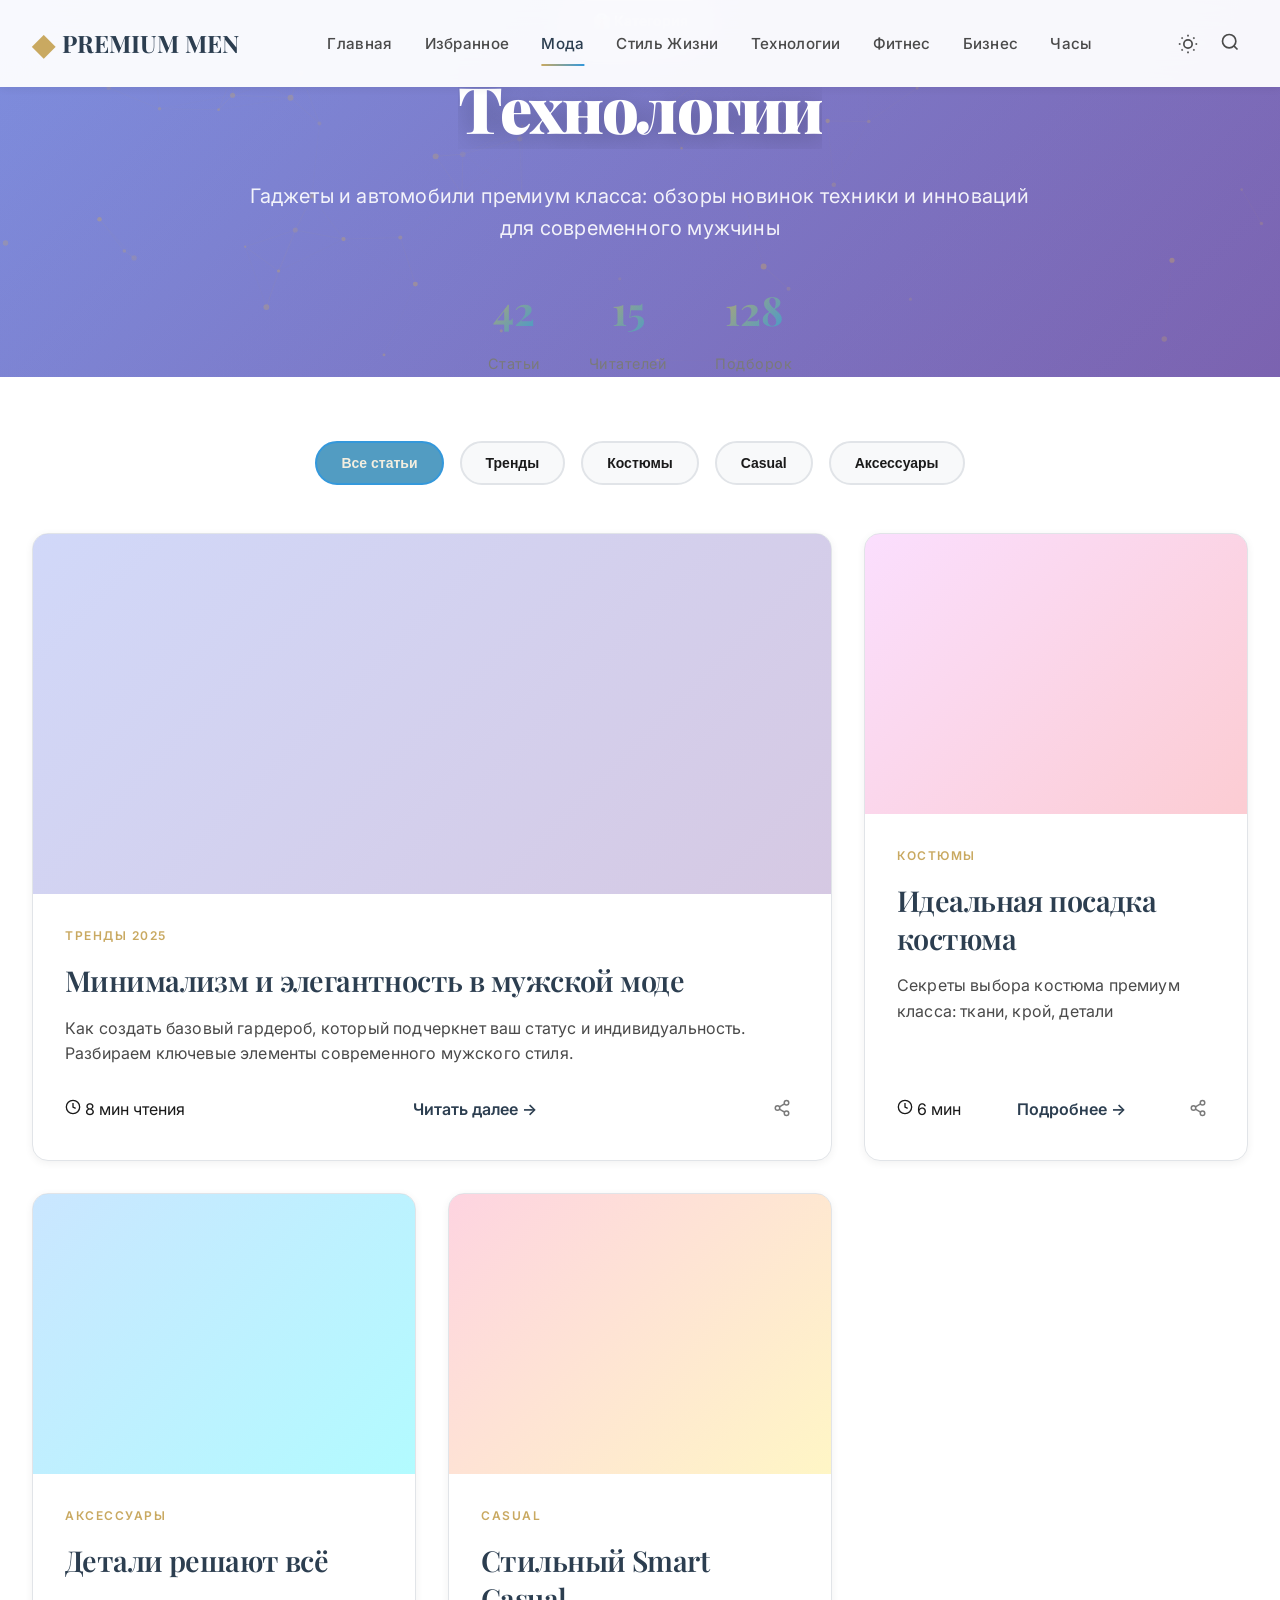
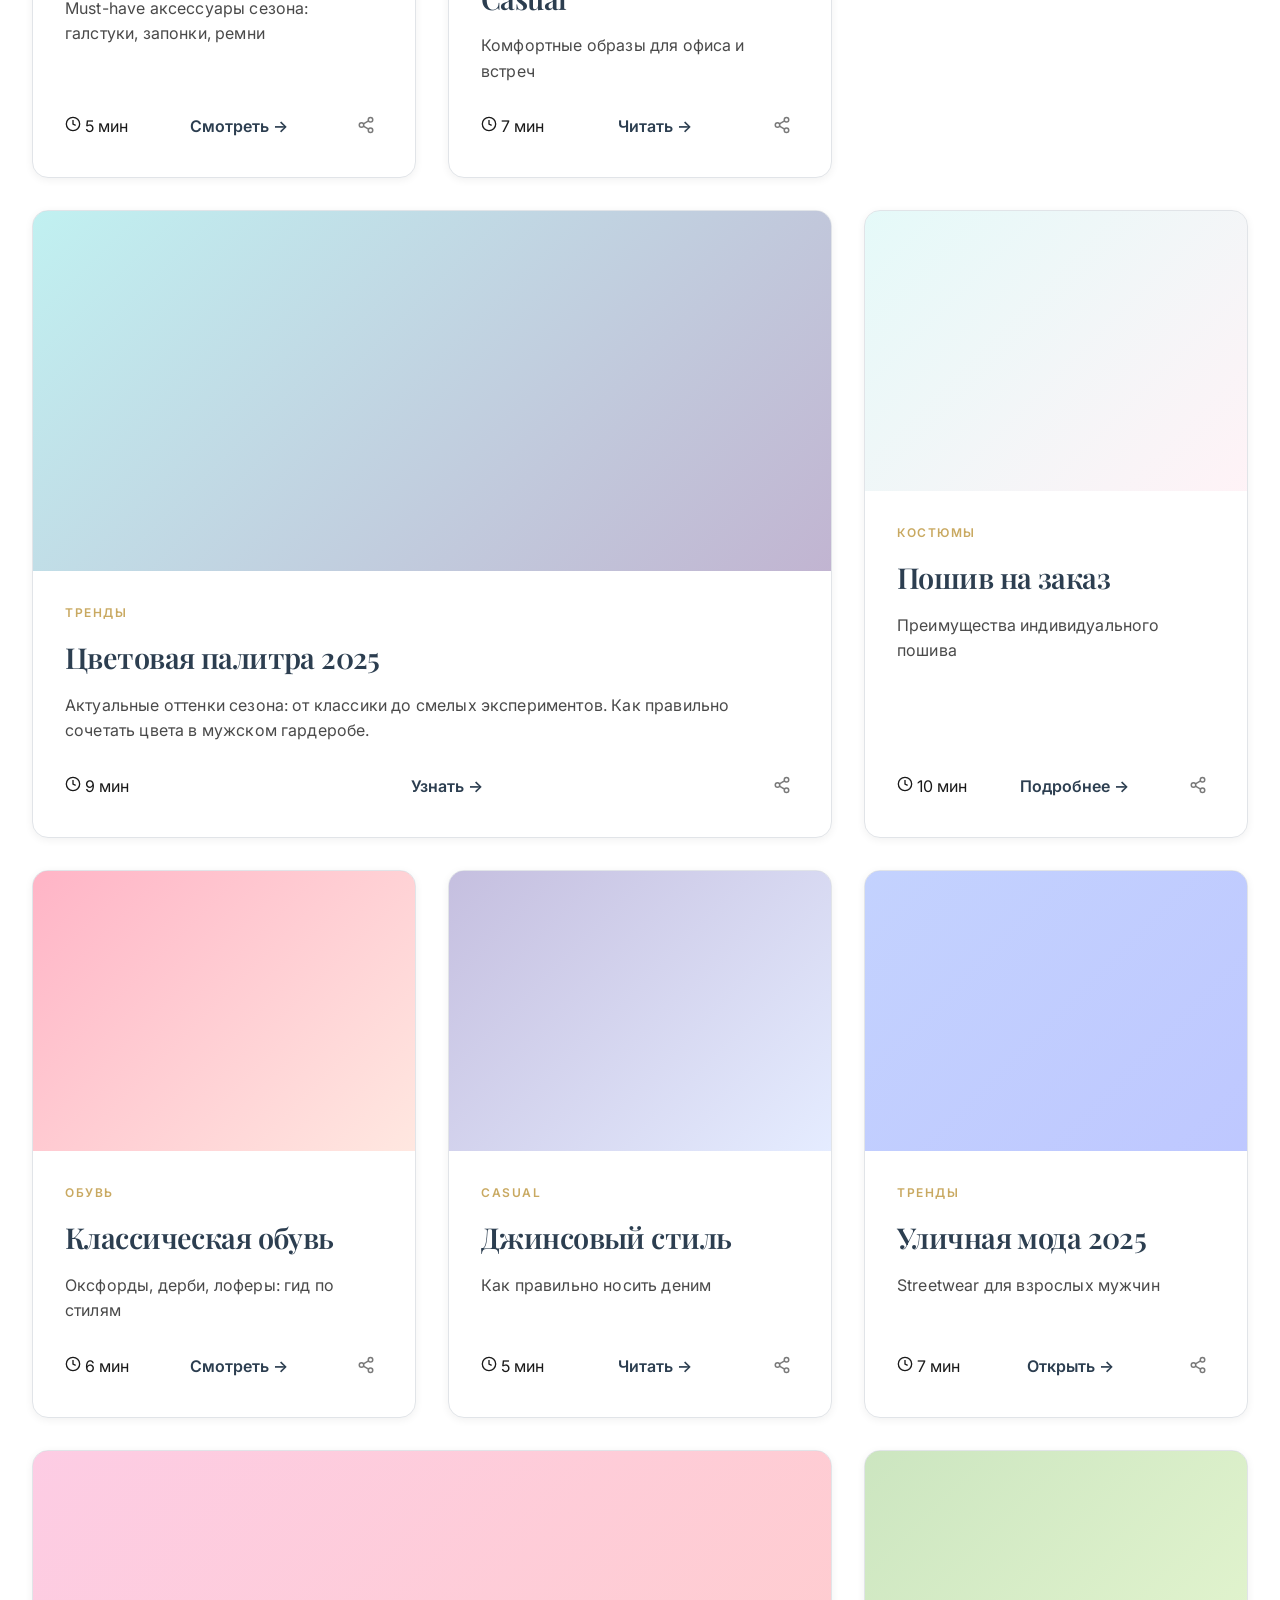
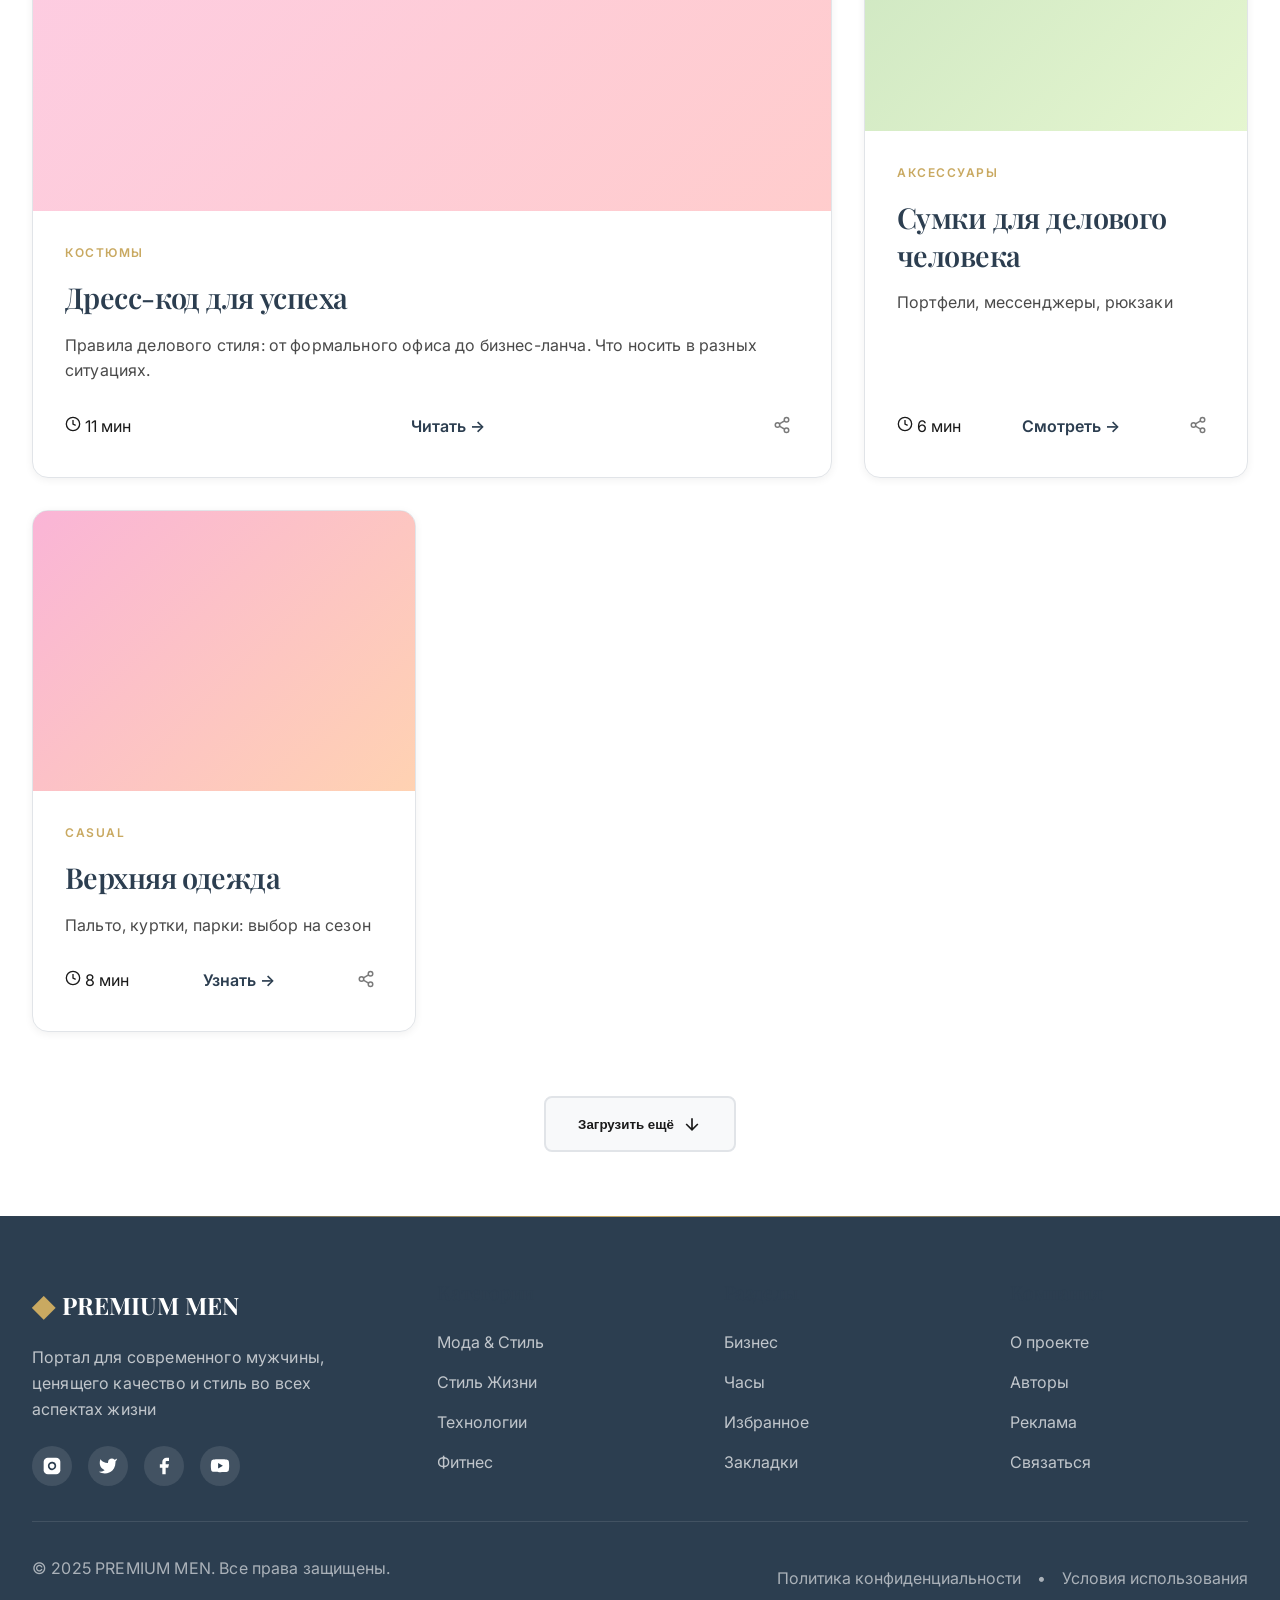
<file: tech.html>
<!DOCTYPE html>
<html lang="ru">
<head>
    <meta charset="UTF-8">
    <meta name="viewport" content="width=device-width, initial-scale=1.0">

    <!-- SEO Meta Tags -->
    <title>Технологии | PREMIUM MEN - Гаджеты и автомобили премиум класса</title>
    <meta name="description" content="Технологии для современного мужчины: гаджеты, автомобили, аудио. Обзоры премиум техники и инноваций.">
    <meta name="keywords" content="технологии, стиль, костюмы, casual, аксессуары, гардероб, тренды 2025">
    <meta name="author" content="Premium Men">
    <meta name="robots" content="index, follow">

    <!-- Open Graph -->
    <meta property="og:type" content="website">
    <meta property="og:url" content="https://premiummen.com/tech">
    <meta property="og:title" content="Технологии | PREMIUM MEN">
    <meta property="og:description" content="Гаджеты и автомобили премиум класса для современного мужчины">
    <meta property="og:image" content="https://premiummen.com/og-fashion.jpg">

    <!-- Favicon -->
    <link rel="icon" type="image/png" sizes="32x32" href="data:image/svg+xml,<svg xmlns='http://www.w3.org/2000/svg' viewBox='0 0 100 100'><text y='0.9em' font-size='90'>◆</text></svg>">

    <!-- Styles -->
    <link rel="stylesheet" href="styles.css">
    <link rel="preconnect" href="https://fonts.googleapis.com">
    <link rel="preconnect" href="https://fonts.gstatic.com" crossorigin>
    <link rel="stylesheet" href="https://fonts.googleapis.com/css2?family=Playfair+Display:wght@400;600;700;900&family=Inter:wght@300;400;500;600;700;800&display=swap">

    <!-- Theme Color -->
    <meta name="theme-color" content="#2c3e50">

    <!-- PWA Manifest -->
    <link rel="manifest" href="manifest.json">

    <!-- Canonical URL -->
    <link rel="canonical" href="https://premiummen.com/fashion">
</head>
<body>
    <!-- Navigation -->
    <nav class="navbar" id="navbar">
        <div class="container">
            <div class="nav-content">
                <a href="index.html" class="logo">
                    <span class="logo-icon">◆</span>
                    <span class="logo-text">PREMIUM MEN</span>
                </a>
                <ul class="nav-menu" id="navMenu">
                    <li><a href="index.html" class="nav-link">Главная</a></li>
                    <li><a href="featured.html" class="nav-link">Избранное</a></li>
                    <li><a href="tech.html" class="nav-link active">Мода</a></li>
                    <li><a href="lifestyle.html" class="nav-link">Стиль Жизни</a></li>
                    <li><a href="tech.html" class="nav-link">Технологии</a></li>
                    <li><a href="fitness.html" class="nav-link">Фитнес</a></li>
                    <li><a href="business.html" class="nav-link">Бизнес</a></li>
                    <li><a href="watches.html" class="nav-link">Часы</a></li>
                </ul>
                <div class="nav-actions">
                    <button class="theme-toggle" id="themeToggle" aria-label="Переключить тему">
                        <svg class="sun-icon" width="20" height="20" viewBox="0 0 24 24" fill="none" stroke="currentColor" stroke-width="2">
                            <circle cx="12" cy="12" r="5"></circle>
                            <line x1="12" y1="1" x2="12" y2="3"></line>
                            <line x1="12" y1="21" x2="12" y2="23"></line>
                            <line x1="4.22" y1="4.22" x2="5.64" y2="5.64"></line>
                            <line x1="18.36" y1="18.36" x2="19.78" y2="19.78"></line>
                            <line x1="1" y1="12" x2="3" y2="12"></line>
                            <line x1="21" y1="12" x2="23" y2="12"></line>
                            <line x1="4.22" y1="19.78" x2="5.64" y2="18.36"></line>
                            <line x1="18.36" y1="5.64" x2="19.78" y2="4.22"></line>
                        </svg>
                        <svg class="moon-icon" width="20" height="20" viewBox="0 0 24 24" fill="none" stroke="currentColor" stroke-width="2">
                            <path d="M21 12.79A9 9 0 1 1 11.21 3 7 7 0 0 0 21 12.79z"></path>
                        </svg>
                    </button>
                    <button class="search-btn" id="searchBtn" aria-label="Поиск">
                        <svg width="20" height="20" viewBox="0 0 24 24" fill="none" stroke="currentColor" stroke-width="2">
                            <circle cx="11" cy="11" r="8"></circle>
                            <path d="m21 21-4.35-4.35"></path>
                        </svg>
                    </button>
                    <button class="mobile-menu-toggle" id="mobileMenuToggle" aria-label="Меню">
                        <span></span>
                        <span></span>
                        <span></span>
                    </button>
                </div>
            </div>
        </div>
    </nav>

    <!-- Category Hero -->
    <section class="category-hero" style="background: linear-gradient(135deg, rgba(102, 126, 234, 0.9) 0%, rgba(118, 75, 162, 0.9) 100%), url('https://images.unsplash.com/photo-1507003211169-0a1dd7228f2d?w=1600&q=80') center/cover;">
        <div class="container">
            <div class="category-hero-content">
                <span class="category-badge">👔 Категория</span>
                <h1 class="category-hero-title">Технологии</h1>
                <p class="category-hero-description">Гаджеты и автомобили премиум класса: обзоры новинок техники и инноваций для современного мужчины</p>
                <div class="category-stats">
                    <div class="stat-item">
                        <div class="stat-number">42</div>
                        <div class="stat-label">Статьи</div>
                    </div>
                    <div class="stat-item">
                        <div class="stat-number">15K</div>
                        <div class="stat-label">Читателей</div>
                    </div>
                    <div class="stat-item">
                        <div class="stat-number">128</div>
                        <div class="stat-label">Подборок</div>
                    </div>
                </div>
            </div>
        </div>
    </section>

    <!-- Articles Grid -->
    <section class="articles-section">
        <div class="container">
            <div class="articles-filter">
                <button class="filter-btn active" data-filter="all">Все статьи</button>
                <button class="filter-btn" data-filter="trends">Тренды</button>
                <button class="filter-btn" data-filter="suits">Костюмы</button>
                <button class="filter-btn" data-filter="casual">Casual</button>
                <button class="filter-btn" data-filter="accessories">Аксессуары</button>
            </div>

            <div class="cards-grid">
                <article class="card card-large" data-category="trends">
                    <div class="card-image-wrapper">
                        <div class="card-image" style="background: linear-gradient(135deg, rgba(102, 126, 234, 0.3) 0%, rgba(118, 75, 162, 0.3) 100%), url('https://images.unsplash.com/photo-1490578474895-699cd4e2cf59?w=800&q=80') center/cover;"></div>
                        <div class="card-overlay"></div>
                    </div>
                    <div class="card-content">
                        <span class="card-tag">Тренды 2025</span>
                        <h3 class="card-title">Минимализм и элегантность в мужской моде</h3>
                        <p class="card-text">Как создать базовый гардероб, который подчеркнет ваш статус и индивидуальность. Разбираем ключевые элементы современного мужского стиля.</p>
                        <div class="card-footer">
                            <span class="card-meta">
                                <svg width="16" height="16" viewBox="0 0 24 24" fill="none" stroke="currentColor" stroke-width="2">
                                    <circle cx="12" cy="12" r="10"></circle>
                                    <path d="M12 6v6l4 2"></path>
                                </svg>
                                8 мин чтения
                            </span>
                            <a href="article-minimalism.html" class="card-link">Читать далее →</a>
                        </div>
                    </div>
                </article>

                <article class="card" data-category="suits">
                    <div class="card-image-wrapper">
                        <div class="card-image" style="background: linear-gradient(135deg, rgba(240, 147, 251, 0.3) 0%, rgba(245, 87, 108, 0.3) 100%), url('https://images.unsplash.com/photo-1594938298603-c8148c4dae35?w=600&q=80') center/cover;"></div>
                        <div class="card-overlay"></div>
                    </div>
                    <div class="card-content">
                        <span class="card-tag">Костюмы</span>
                        <h3 class="card-title">Идеальная посадка костюма</h3>
                        <p class="card-text">Секреты выбора костюма премиум класса: ткани, крой, детали</p>
                        <div class="card-footer">
                            <span class="card-meta">
                                <svg width="16" height="16" viewBox="0 0 24 24" fill="none" stroke="currentColor" stroke-width="2">
                                    <circle cx="12" cy="12" r="10"></circle>
                                    <path d="M12 6v6l4 2"></path>
                                </svg>
                                6 мин
                            </span>
                            <a href="article-perfect-suit.html" class="card-link">Подробнее →</a>
                        </div>
                    </div>
                </article>

                <article class="card" data-category="accessories">
                    <div class="card-image-wrapper">
                        <div class="card-image" style="background: linear-gradient(135deg, rgba(79, 172, 254, 0.3) 0%, rgba(0, 242, 254, 0.3) 100%), url('https://images.unsplash.com/photo-1524678714210-9917a6c619c2?w=600&q=80') center/cover;"></div>
                        <div class="card-overlay"></div>
                    </div>
                    <div class="card-content">
                        <span class="card-tag">Аксессуары</span>
                        <h3 class="card-title">Детали решают всё</h3>
                        <p class="card-text">Must-have аксессуары сезона: галстуки, запонки, ремни</p>
                        <div class="card-footer">
                            <span class="card-meta">
                                <svg width="16" height="16" viewBox="0 0 24 24" fill="none" stroke="currentColor" stroke-width="2">
                                    <circle cx="12" cy="12" r="10"></circle>
                                    <path d="M12 6v6l4 2"></path>
                                </svg>
                                5 мин
                            </span>
                            <a href="#" class="card-link">Смотреть →</a>
                        </div>
                    </div>
                </article>

                <article class="card" data-category="casual">
                    <div class="card-image-wrapper">
                        <div class="card-image" style="background: linear-gradient(135deg, rgba(250, 112, 154, 0.3) 0%, rgba(254, 225, 64, 0.3) 100%), url('https://images.unsplash.com/photo-1617127365659-c47fa864d8bc?w=600&q=80') center/cover;"></div>
                        <div class="card-overlay"></div>
                    </div>
                    <div class="card-content">
                        <span class="card-tag">Casual</span>
                        <h3 class="card-title">Стильный Smart Casual</h3>
                        <p class="card-text">Комфортные образы для офиса и встреч</p>
                        <div class="card-footer">
                            <span class="card-meta">
                                <svg width="16" height="16" viewBox="0 0 24 24" fill="none" stroke="currentColor" stroke-width="2">
                                    <circle cx="12" cy="12" r="10"></circle>
                                    <path d="M12 6v6l4 2"></path>
                                </svg>
                                7 мин
                            </span>
                            <a href="#" class="card-link">Читать →</a>
                        </div>
                    </div>
                </article>

                <article class="card card-large" data-category="trends">
                    <div class="card-image-wrapper">
                        <div class="card-image" style="background: linear-gradient(135deg, rgba(48, 207, 208, 0.3) 0%, rgba(51, 8, 103, 0.3) 100%), url('https://images.unsplash.com/photo-1487222477894-8943e31ef7b2?w=800&q=80') center/cover;"></div>
                        <div class="card-overlay"></div>
                    </div>
                    <div class="card-content">
                        <span class="card-tag">Тренды</span>
                        <h3 class="card-title">Цветовая палитра 2025</h3>
                        <p class="card-text">Актуальные оттенки сезона: от классики до смелых экспериментов. Как правильно сочетать цвета в мужском гардеробе.</p>
                        <div class="card-footer">
                            <span class="card-meta">
                                <svg width="16" height="16" viewBox="0 0 24 24" fill="none" stroke="currentColor" stroke-width="2">
                                    <circle cx="12" cy="12" r="10"></circle>
                                    <path d="M12 6v6l4 2"></path>
                                </svg>
                                9 мин
                            </span>
                            <a href="#" class="card-link">Узнать →</a>
                        </div>
                    </div>
                </article>

                <article class="card" data-category="suits">
                    <div class="card-image-wrapper">
                        <div class="card-image" style="background: linear-gradient(135deg, rgba(168, 237, 234, 0.3) 0%, rgba(254, 214, 227, 0.3) 100%), url('https://images.unsplash.com/photo-1507679799987-c73779587ccf?w=600&q=80') center/cover;"></div>
                        <div class="card-overlay"></div>
                    </div>
                    <div class="card-content">
                        <span class="card-tag">Костюмы</span>
                        <h3 class="card-title">Пошив на заказ</h3>
                        <p class="card-text">Преимущества индивидуального пошива</p>
                        <div class="card-footer">
                            <span class="card-meta">
                                <svg width="16" height="16" viewBox="0 0 24 24" fill="none" stroke="currentColor" stroke-width="2">
                                    <circle cx="12" cy="12" r="10"></circle>
                                    <path d="M12 6v6l4 2"></path>
                                </svg>
                                10 мин
                            </span>
                            <a href="#" class="card-link">Подробнее →</a>
                        </div>
                    </div>
                </article>

                <article class="card" data-category="accessories">
                    <div class="card-image-wrapper">
                        <div class="card-image" style="background: linear-gradient(135deg, rgba(255, 8, 68, 0.3) 0%, rgba(255, 177, 153, 0.3) 100%), url('https://images.unsplash.com/photo-1618354691373-d851c5c3a990?w=600&q=80') center/cover;"></div>
                        <div class="card-overlay"></div>
                    </div>
                    <div class="card-content">
                        <span class="card-tag">Обувь</span>
                        <h3 class="card-title">Классическая обувь</h3>
                        <p class="card-text">Оксфорды, дерби, лоферы: гид по стилям</p>
                        <div class="card-footer">
                            <span class="card-meta">
                                <svg width="16" height="16" viewBox="0 0 24 24" fill="none" stroke="currentColor" stroke-width="2">
                                    <circle cx="12" cy="12" r="10"></circle>
                                    <path d="M12 6v6l4 2"></path>
                                </svg>
                                6 мин
                            </span>
                            <a href="#" class="card-link">Смотреть →</a>
                        </div>
                    </div>
                </article>

                <article class="card" data-category="casual">
                    <div class="card-image-wrapper">
                        <div class="card-image" style="background: linear-gradient(135deg, rgba(63, 43, 150, 0.3) 0%, rgba(168, 192, 255, 0.3) 100%), url('https://images.unsplash.com/photo-1591047139829-d91aecb6caea?w=600&q=80') center/cover;"></div>
                        <div class="card-overlay"></div>
                    </div>
                    <div class="card-content">
                        <span class="card-tag">Casual</span>
                        <h3 class="card-title">Джинсовый стиль</h3>
                        <p class="card-text">Как правильно носить деним</p>
                        <div class="card-footer">
                            <span class="card-meta">
                                <svg width="16" height="16" viewBox="0 0 24 24" fill="none" stroke="currentColor" stroke-width="2">
                                    <circle cx="12" cy="12" r="10"></circle>
                                    <path d="M12 6v6l4 2"></path>
                                </svg>
                                5 мин
                            </span>
                            <a href="#" class="card-link">Читать →</a>
                        </div>
                    </div>
                </article>

                <article class="card" data-category="trends">
                    <div class="card-image-wrapper">
                        <div class="card-image" style="background: linear-gradient(135deg, rgba(57, 106, 252, 0.3) 0%, rgba(41, 72, 255, 0.3) 100%), url('https://images.unsplash.com/photo-1506794778202-cad84cf45f1d?w=600&q=80') center/cover;"></div>
                        <div class="card-overlay"></div>
                    </div>
                    <div class="card-content">
                        <span class="card-tag">Тренды</span>
                        <h3 class="card-title">Уличная мода 2025</h3>
                        <p class="card-text">Streetwear для взрослых мужчин</p>
                        <div class="card-footer">
                            <span class="card-meta">
                                <svg width="16" height="16" viewBox="0 0 24 24" fill="none" stroke="currentColor" stroke-width="2">
                                    <circle cx="12" cy="12" r="10"></circle>
                                    <path d="M12 6v6l4 2"></path>
                                </svg>
                                7 мин
                            </span>
                            <a href="#" class="card-link">Открыть →</a>
                        </div>
                    </div>
                </article>

                <article class="card card-large" data-category="suits">
                    <div class="card-image-wrapper">
                        <div class="card-image" style="background: linear-gradient(135deg, rgba(248, 87, 166, 0.3) 0%, rgba(255, 88, 88, 0.3) 100%), url('https://images.unsplash.com/photo-1593030761757-71fae45fa0e7?w=800&q=80') center/cover;"></div>
                        <div class="card-overlay"></div>
                    </div>
                    <div class="card-content">
                        <span class="card-tag">Костюмы</span>
                        <h3 class="card-title">Дресс-код для успеха</h3>
                        <p class="card-text">Правила делового стиля: от формального офиса до бизнес-ланча. Что носить в разных ситуациях.</p>
                        <div class="card-footer">
                            <span class="card-meta">
                                <svg width="16" height="16" viewBox="0 0 24 24" fill="none" stroke="currentColor" stroke-width="2">
                                    <circle cx="12" cy="12" r="10"></circle>
                                    <path d="M12 6v6l4 2"></path>
                                </svg>
                                11 мин
                            </span>
                            <a href="#" class="card-link">Читать →</a>
                        </div>
                    </div>
                </article>

                <article class="card" data-category="accessories">
                    <div class="card-image-wrapper">
                        <div class="card-image" style="background: linear-gradient(135deg, rgba(86, 171, 47, 0.3) 0%, rgba(168, 224, 99, 0.3) 100%), url('https://images.unsplash.com/photo-1523293182086-7651a899d37f?w=600&q=80') center/cover;"></div>
                        <div class="card-overlay"></div>
                    </div>
                    <div class="card-content">
                        <span class="card-tag">Аксессуары</span>
                        <h3 class="card-title">Сумки для делового человека</h3>
                        <p class="card-text">Портфели, мессенджеры, рюкзаки</p>
                        <div class="card-footer">
                            <span class="card-meta">
                                <svg width="16" height="16" viewBox="0 0 24 24" fill="none" stroke="currentColor" stroke-width="2">
                                    <circle cx="12" cy="12" r="10"></circle>
                                    <path d="M12 6v6l4 2"></path>
                                </svg>
                                6 мин
                            </span>
                            <a href="#" class="card-link">Смотреть →</a>
                        </div>
                    </div>
                </article>

                <article class="card" data-category="casual">
                    <div class="card-image-wrapper">
                        <div class="card-image" style="background: linear-gradient(135deg, rgba(238, 9, 121, 0.3) 0%, rgba(255, 106, 0, 0.3) 100%), url('https://images.unsplash.com/photo-1520975954732-35dd22299614?w=600&q=80') center/cover;"></div>
                        <div class="card-overlay"></div>
                    </div>
                    <div class="card-content">
                        <span class="card-tag">Casual</span>
                        <h3 class="card-title">Верхняя одежда</h3>
                        <p class="card-text">Пальто, куртки, парки: выбор на сезон</p>
                        <div class="card-footer">
                            <span class="card-meta">
                                <svg width="16" height="16" viewBox="0 0 24 24" fill="none" stroke="currentColor" stroke-width="2">
                                    <circle cx="12" cy="12" r="10"></circle>
                                    <path d="M12 6v6l4 2"></path>
                                </svg>
                                8 мин
                            </span>
                            <a href="#" class="card-link">Узнать →</a>
                        </div>
                    </div>
                </article>
            </div>

            <!-- Load More -->
            <div class="load-more-container">
                <button class="load-more-btn">
                    Загрузить ещё
                    <svg width="20" height="20" viewBox="0 0 24 24" fill="none" stroke="currentColor" stroke-width="2">
                        <path d="M12 5v14M5 12l7 7 7-7"/>
                    </svg>
                </button>
            </div>
        </div>
    </section>

    <!-- Footer -->
    <footer class="footer">
        <div class="container">
            <div class="footer-content">
                <div class="footer-section footer-about">
                    <div class="footer-logo">
                        <span class="logo-icon">◆</span>
                        <span class="logo-text">PREMIUM MEN</span>
                    </div>
                    <p class="footer-description">Портал для современного мужчины, ценящего качество и стиль во всех аспектах жизни</p>
                    <div class="social-links">
                        <a href="#" class="social-link" aria-label="Instagram">
                            <svg width="20" height="20" viewBox="0 0 24 24" fill="currentColor">
                                <rect x="2" y="2" width="20" height="20" rx="5" ry="5"/>
                                <path d="M16 11.37A4 4 0 1 1 12.63 8 4 4 0 0 1 16 11.37z" fill="none" stroke="#2c3e50" stroke-width="2"/>
                                <path d="M17.5 6.5h.01"/>
                            </svg>
                        </a>
                        <a href="#" class="social-link" aria-label="Twitter">
                            <svg width="20" height="20" viewBox="0 0 24 24" fill="currentColor">
                                <path d="M23 3a10.9 10.9 0 0 1-3.14 1.53 4.48 4.48 0 0 0-7.86 3v1A10.66 10.66 0 0 1 3 4s-4 9 5 13a11.64 11.64 0 0 1-7 2c9 5 20 0 20-11.5a4.5 4.5 0 0 0-.08-.83A7.72 7.72 0 0 0 23 3z"/>
                            </svg>
                        </a>
                        <a href="#" class="social-link" aria-label="Facebook">
                            <svg width="20" height="20" viewBox="0 0 24 24" fill="currentColor">
                                <path d="M18 2h-3a5 5 0 0 0-5 5v3H7v4h3v8h4v-8h3l1-4h-4V7a1 1 0 0 1 1-1h3z"/>
                            </svg>
                        </a>
                        <a href="#" class="social-link" aria-label="YouTube">
                            <svg width="20" height="20" viewBox="0 0 24 24" fill="currentColor">
                                <path d="M22.54 6.42a2.78 2.78 0 0 0-1.94-2C18.88 4 12 4 12 4s-6.88 0-8.6.46a2.78 2.78 0 0 0-1.94 2A29 29 0 0 0 1 11.75a29 29 0 0 0 .46 5.33A2.78 2.78 0 0 0 3.4 19c1.72.46 8.6.46 8.6.46s6.88 0 8.6-.46a2.78 2.78 0 0 0 1.94-2 29 29 0 0 0 .46-5.25 29 29 0 0 0-.46-5.33z"/>
                                <path d="m9.75 15.02 5.75-3.27-5.75-3.27v6.54z" fill="#2c3e50"/>
                            </svg>
                        </a>
                    </div>
                </div>
                <div class="footer-section">
                    <h4 class="footer-heading">Категории</h4>
                    <ul class="footer-links">
                        <li><a href="fashion.html">Мода & Стиль</a></li>
                        <li><a href="lifestyle.html">Стиль Жизни</a></li>
                        <li><a href="tech.html">Технологии</a></li>
                        <li><a href="fitness.html">Фитнес</a></li>
                    </ul>
                </div>
                <div class="footer-section">
                    <h4 class="footer-heading">Разделы</h4>
                    <ul class="footer-links">
                        <li><a href="business.html">Бизнес</a></li>
                        <li><a href="watches.html">Часы</a></li>
                        <li><a href="featured.html">Избранное</a></li>
                        <li><a href="bookmarks.html">Закладки</a></li>
                    </ul>
                </div>
                <div class="footer-section">
                    <h4 class="footer-heading">Компания</h4>
                    <ul class="footer-links">
                        <li><a href="about.html">О проекте</a></li>
                        <li><a href="#">Авторы</a></li>
                        <li><a href="#">Реклама</a></li>
                        <li><a href="contact.html">Связаться</a></li>
                    </ul>
                </div>
            </div>
            <div class="footer-bottom">
                <p>&copy; 2025 PREMIUM MEN. Все права защищены.</p>
                <div class="footer-legal">
                    <a href="#">Политика конфиденциальности</a>
                    <span>•</span>
                    <a href="#">Условия использования</a>
                </div>
            </div>
        </div>
    </footer>

    <!-- Scroll to Top -->
    <button class="scroll-to-top" id="scrollToTop" aria-label="Наверх">
        <svg width="24" height="24" viewBox="0 0 24 24" fill="none" stroke="currentColor" stroke-width="2">
            <path d="M12 19V5M5 12l7-7 7 7"/>
        </svg>
    </button>

    <!-- Search Modal -->
    <div class="search-modal" id="searchModal">
        <div class="search-modal-overlay" id="searchModalOverlay"></div>
        <div class="search-modal-content">
            <div class="search-modal-header">
                <div class="search-input-container">
                    <svg class="search-icon" width="24" height="24" viewBox="0 0 24 24" fill="none" stroke="currentColor" stroke-width="2">
                        <circle cx="11" cy="11" r="8"></circle>
                        <path d="m21 21-4.35-4.35"></path>
                    </svg>
                    <input type="text" class="search-input" id="searchInput" placeholder="Поиск статей, категорий..." autocomplete="off">
                    <button class="search-close" id="searchClose" aria-label="Закрыть">
                        <svg width="24" height="24" viewBox="0 0 24 24" fill="none" stroke="currentColor" stroke-width="2">
                            <line x1="18" y1="6" x2="6" y2="18"></line>
                            <line x1="6" y1="6" x2="18" y2="18"></line>
                        </svg>
                    </button>
                </div>
                <div class="search-hints">
                    <span class="search-hint"><kbd>↵</kbd> открыть</span>
                    <span class="search-hint"><kbd>↑</kbd><kbd>↓</kbd> навигация</span>
                    <span class="search-hint"><kbd>ESC</kbd> закрыть</span>
                </div>
            </div>
            <div class="search-results" id="searchResults">
                <div class="search-empty">
                    <svg width="64" height="64" viewBox="0 0 24 24" fill="none" stroke="currentColor" stroke-width="1.5">
                        <circle cx="11" cy="11" r="8"></circle>
                        <path d="m21 21-4.35-4.35"></path>
                    </svg>
                    <p>Начните вводить для поиска</p>
                </div>
            </div>
        </div>
    </div>

    <script src="script.js"></script>
</body>
</html>
</file>
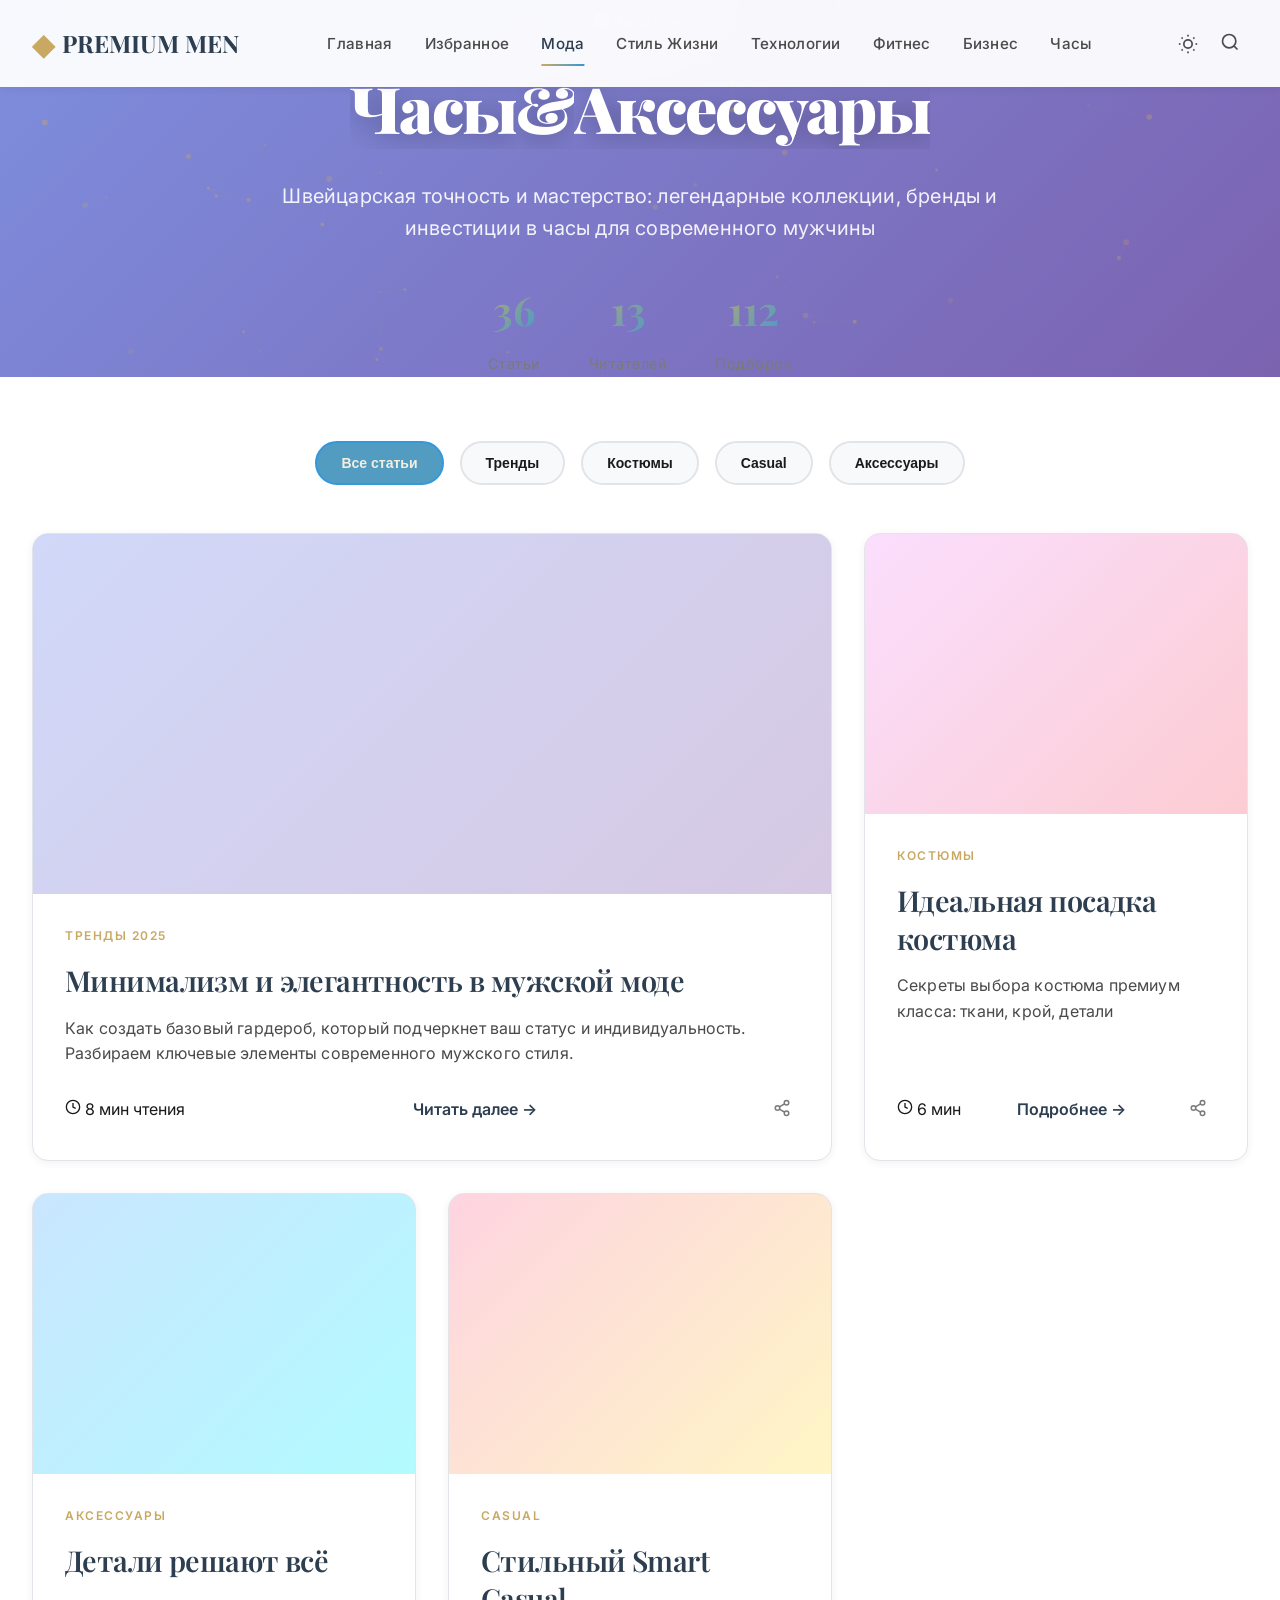
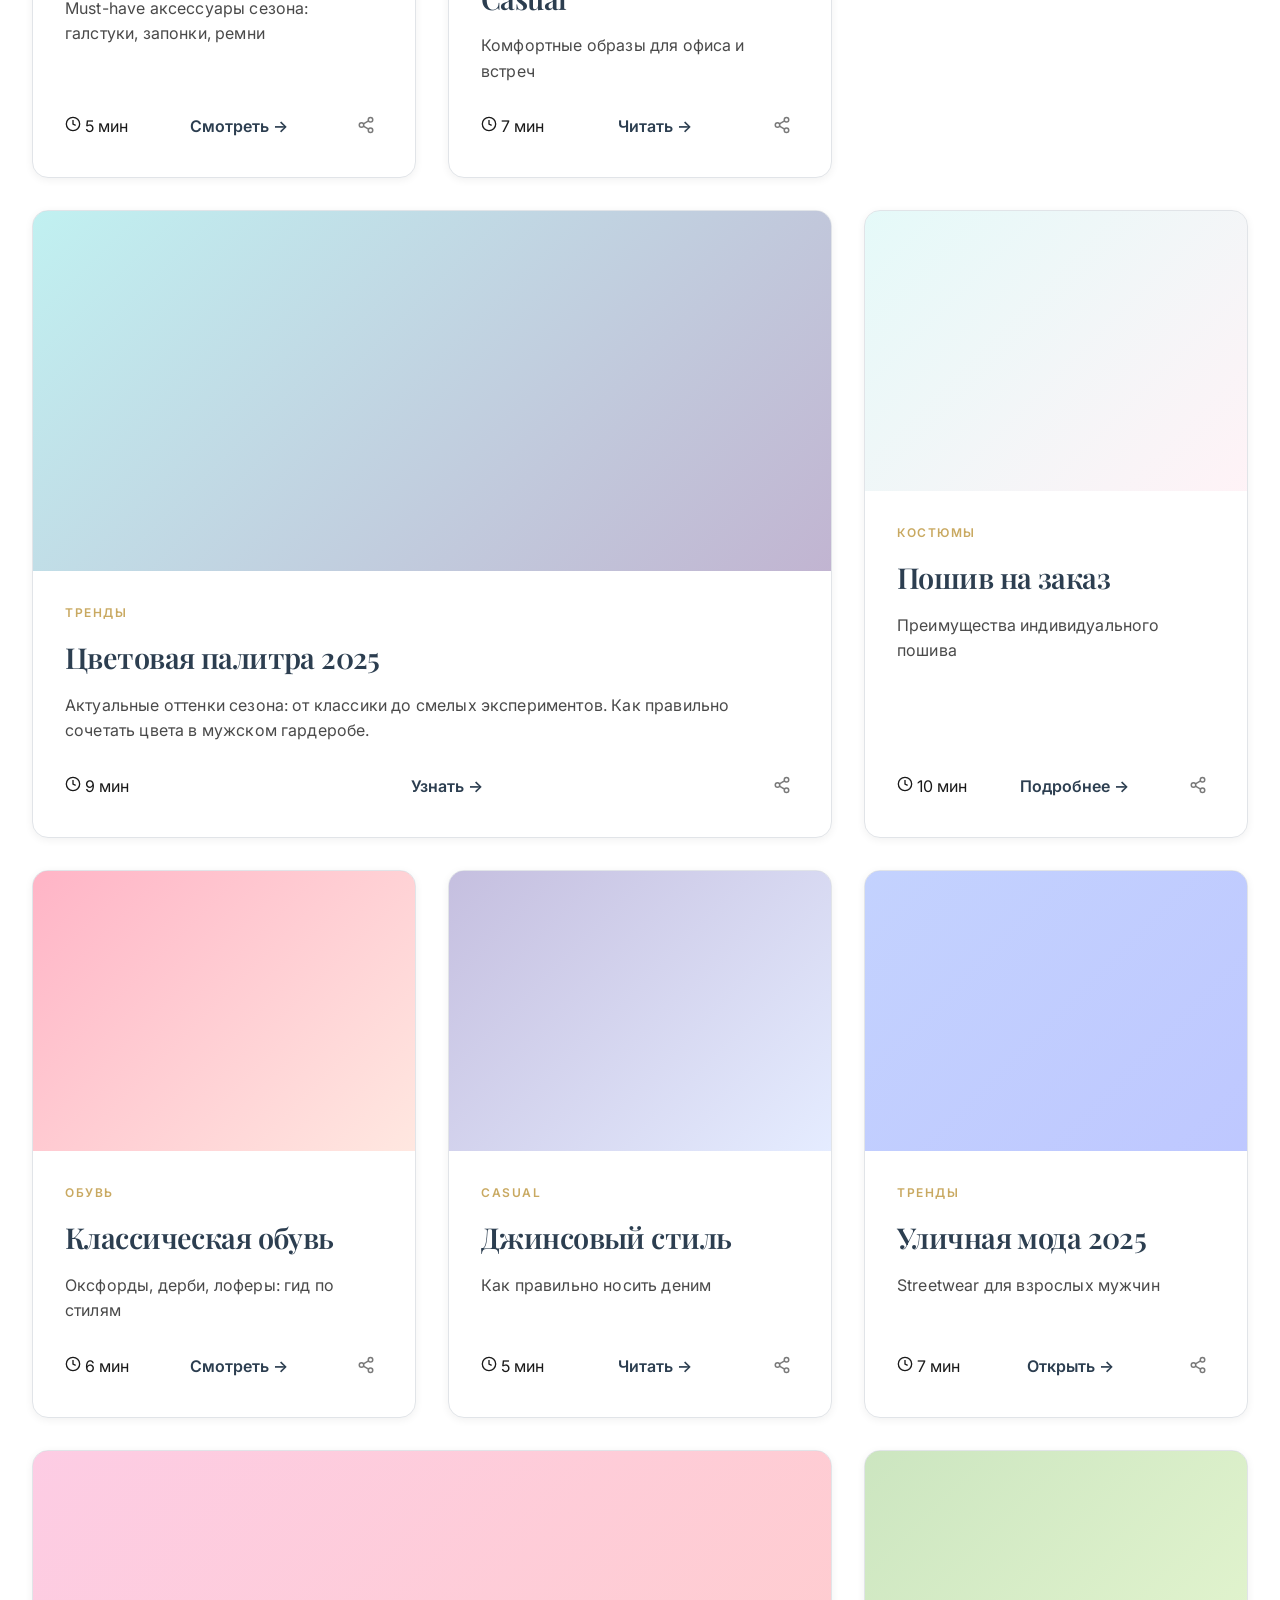
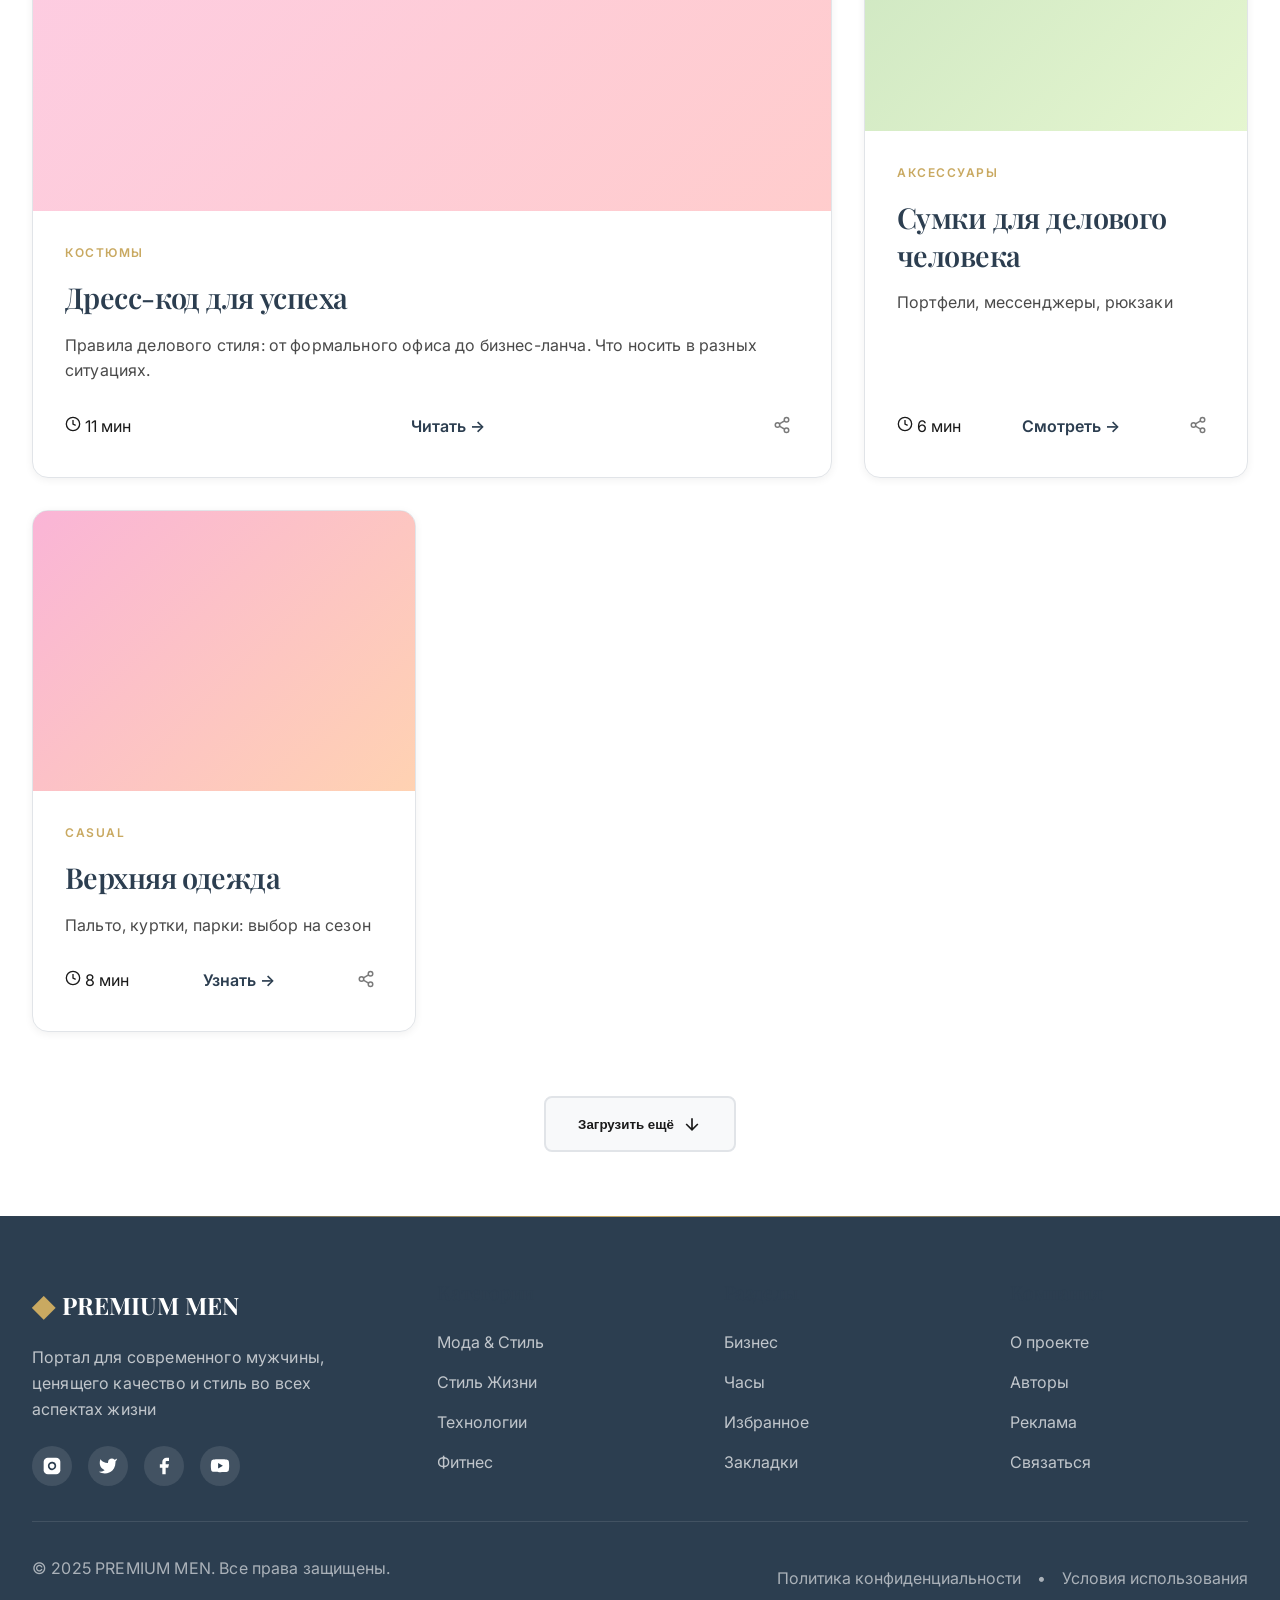
<file: watches.html>
<!DOCTYPE html>
<html lang="ru">
<head>
    <meta charset="UTF-8">
    <meta name="viewport" content="width=device-width, initial-scale=1.0">

    <!-- SEO Meta Tags -->
    <title>Часы & Аксессуары | PREMIUM MEN - Швейцарская точность</title>
    <meta name="description" content="Часы и аксессуары для мужчин: швейцарские часы, коллекции, инвестиции. Мастерство и точность.">
    <meta name="keywords" content="часы, стиль, костюмы, casual, аксессуары, гардероб, тренды 2025">
    <meta name="author" content="Premium Men">
    <meta name="robots" content="index, follow">

    <!-- Open Graph -->
    <meta property="og:type" content="website">
    <meta property="og:url" content="https://premiummen.com/watches">
    <meta property="og:title" content="Часы & Аксессуары | PREMIUM MEN">
    <meta property="og:description" content="Швейцарская точность и мастерство часового дела для современного мужчины">
    <meta property="og:image" content="https://premiummen.com/og-fashion.jpg">

    <!-- Favicon -->
    <link rel="icon" type="image/png" sizes="32x32" href="data:image/svg+xml,<svg xmlns='http://www.w3.org/2000/svg' viewBox='0 0 100 100'><text y='0.9em' font-size='90'>◆</text></svg>">

    <!-- Styles -->
    <link rel="stylesheet" href="styles.css">
    <link rel="preconnect" href="https://fonts.googleapis.com">
    <link rel="preconnect" href="https://fonts.gstatic.com" crossorigin>
    <link rel="stylesheet" href="https://fonts.googleapis.com/css2?family=Playfair+Display:wght@400;600;700;900&family=Inter:wght@300;400;500;600;700;800&display=swap">

    <!-- Theme Color -->
    <meta name="theme-color" content="#2c3e50">

    <!-- PWA Manifest -->
    <link rel="manifest" href="manifest.json">

    <!-- Canonical URL -->
    <link rel="canonical" href="https://premiummen.com/fashion">
</head>
<body>
    <!-- Navigation -->
    <nav class="navbar" id="navbar">
        <div class="container">
            <div class="nav-content">
                <a href="index.html" class="logo">
                    <span class="logo-icon">◆</span>
                    <span class="logo-text">PREMIUM MEN</span>
                </a>
                <ul class="nav-menu" id="navMenu">
                    <li><a href="index.html" class="nav-link">Главная</a></li>
                    <li><a href="featured.html" class="nav-link">Избранное</a></li>
                    <li><a href="watches.html" class="nav-link active">Мода</a></li>
                    <li><a href="lifestyle.html" class="nav-link">Стиль Жизни</a></li>
                    <li><a href="tech.html" class="nav-link">Технологии</a></li>
                    <li><a href="fitness.html" class="nav-link">Фитнес</a></li>
                    <li><a href="business.html" class="nav-link">Бизнес</a></li>
                    <li><a href="watches.html" class="nav-link">Часы</a></li>
                </ul>
                <div class="nav-actions">
                    <button class="theme-toggle" id="themeToggle" aria-label="Переключить тему">
                        <svg class="sun-icon" width="20" height="20" viewBox="0 0 24 24" fill="none" stroke="currentColor" stroke-width="2">
                            <circle cx="12" cy="12" r="5"></circle>
                            <line x1="12" y1="1" x2="12" y2="3"></line>
                            <line x1="12" y1="21" x2="12" y2="23"></line>
                            <line x1="4.22" y1="4.22" x2="5.64" y2="5.64"></line>
                            <line x1="18.36" y1="18.36" x2="19.78" y2="19.78"></line>
                            <line x1="1" y1="12" x2="3" y2="12"></line>
                            <line x1="21" y1="12" x2="23" y2="12"></line>
                            <line x1="4.22" y1="19.78" x2="5.64" y2="18.36"></line>
                            <line x1="18.36" y1="5.64" x2="19.78" y2="4.22"></line>
                        </svg>
                        <svg class="moon-icon" width="20" height="20" viewBox="0 0 24 24" fill="none" stroke="currentColor" stroke-width="2">
                            <path d="M21 12.79A9 9 0 1 1 11.21 3 7 7 0 0 0 21 12.79z"></path>
                        </svg>
                    </button>
                    <button class="search-btn" id="searchBtn" aria-label="Поиск">
                        <svg width="20" height="20" viewBox="0 0 24 24" fill="none" stroke="currentColor" stroke-width="2">
                            <circle cx="11" cy="11" r="8"></circle>
                            <path d="m21 21-4.35-4.35"></path>
                        </svg>
                    </button>
                    <button class="mobile-menu-toggle" id="mobileMenuToggle" aria-label="Меню">
                        <span></span>
                        <span></span>
                        <span></span>
                    </button>
                </div>
            </div>
        </div>
    </nav>

    <!-- Category Hero -->
    <section class="category-hero" style="background: linear-gradient(135deg, rgba(102, 126, 234, 0.9) 0%, rgba(118, 75, 162, 0.9) 100%), url('https://images.unsplash.com/photo-1507003211169-0a1dd7228f2d?w=1600&q=80') center/cover;">
        <div class="container">
            <div class="category-hero-content">
                <span class="category-badge">👔 Категория</span>
                <h1 class="category-hero-title">Часы & Аксессуары</h1>
                <p class="category-hero-description">Швейцарская точность и мастерство: легендарные коллекции, бренды и инвестиции в часы для современного мужчины</p>
                <div class="category-stats">
                    <div class="stat-item">
                        <div class="stat-number">42</div>
                        <div class="stat-label">Статьи</div>
                    </div>
                    <div class="stat-item">
                        <div class="stat-number">15K</div>
                        <div class="stat-label">Читателей</div>
                    </div>
                    <div class="stat-item">
                        <div class="stat-number">128</div>
                        <div class="stat-label">Подборок</div>
                    </div>
                </div>
            </div>
        </div>
    </section>

    <!-- Articles Grid -->
    <section class="articles-section">
        <div class="container">
            <div class="articles-filter">
                <button class="filter-btn active" data-filter="all">Все статьи</button>
                <button class="filter-btn" data-filter="trends">Тренды</button>
                <button class="filter-btn" data-filter="suits">Костюмы</button>
                <button class="filter-btn" data-filter="casual">Casual</button>
                <button class="filter-btn" data-filter="accessories">Аксессуары</button>
            </div>

            <div class="cards-grid">
                <article class="card card-large" data-category="trends">
                    <div class="card-image-wrapper">
                        <div class="card-image" style="background: linear-gradient(135deg, rgba(102, 126, 234, 0.3) 0%, rgba(118, 75, 162, 0.3) 100%), url('https://images.unsplash.com/photo-1490578474895-699cd4e2cf59?w=800&q=80') center/cover;"></div>
                        <div class="card-overlay"></div>
                    </div>
                    <div class="card-content">
                        <span class="card-tag">Тренды 2025</span>
                        <h3 class="card-title">Минимализм и элегантность в мужской моде</h3>
                        <p class="card-text">Как создать базовый гардероб, который подчеркнет ваш статус и индивидуальность. Разбираем ключевые элементы современного мужского стиля.</p>
                        <div class="card-footer">
                            <span class="card-meta">
                                <svg width="16" height="16" viewBox="0 0 24 24" fill="none" stroke="currentColor" stroke-width="2">
                                    <circle cx="12" cy="12" r="10"></circle>
                                    <path d="M12 6v6l4 2"></path>
                                </svg>
                                8 мин чтения
                            </span>
                            <a href="article-minimalism.html" class="card-link">Читать далее →</a>
                        </div>
                    </div>
                </article>

                <article class="card" data-category="suits">
                    <div class="card-image-wrapper">
                        <div class="card-image" style="background: linear-gradient(135deg, rgba(240, 147, 251, 0.3) 0%, rgba(245, 87, 108, 0.3) 100%), url('https://images.unsplash.com/photo-1594938298603-c8148c4dae35?w=600&q=80') center/cover;"></div>
                        <div class="card-overlay"></div>
                    </div>
                    <div class="card-content">
                        <span class="card-tag">Костюмы</span>
                        <h3 class="card-title">Идеальная посадка костюма</h3>
                        <p class="card-text">Секреты выбора костюма премиум класса: ткани, крой, детали</p>
                        <div class="card-footer">
                            <span class="card-meta">
                                <svg width="16" height="16" viewBox="0 0 24 24" fill="none" stroke="currentColor" stroke-width="2">
                                    <circle cx="12" cy="12" r="10"></circle>
                                    <path d="M12 6v6l4 2"></path>
                                </svg>
                                6 мин
                            </span>
                            <a href="article-perfect-suit.html" class="card-link">Подробнее →</a>
                        </div>
                    </div>
                </article>

                <article class="card" data-category="accessories">
                    <div class="card-image-wrapper">
                        <div class="card-image" style="background: linear-gradient(135deg, rgba(79, 172, 254, 0.3) 0%, rgba(0, 242, 254, 0.3) 100%), url('https://images.unsplash.com/photo-1524678714210-9917a6c619c2?w=600&q=80') center/cover;"></div>
                        <div class="card-overlay"></div>
                    </div>
                    <div class="card-content">
                        <span class="card-tag">Аксессуары</span>
                        <h3 class="card-title">Детали решают всё</h3>
                        <p class="card-text">Must-have аксессуары сезона: галстуки, запонки, ремни</p>
                        <div class="card-footer">
                            <span class="card-meta">
                                <svg width="16" height="16" viewBox="0 0 24 24" fill="none" stroke="currentColor" stroke-width="2">
                                    <circle cx="12" cy="12" r="10"></circle>
                                    <path d="M12 6v6l4 2"></path>
                                </svg>
                                5 мин
                            </span>
                            <a href="#" class="card-link">Смотреть →</a>
                        </div>
                    </div>
                </article>

                <article class="card" data-category="casual">
                    <div class="card-image-wrapper">
                        <div class="card-image" style="background: linear-gradient(135deg, rgba(250, 112, 154, 0.3) 0%, rgba(254, 225, 64, 0.3) 100%), url('https://images.unsplash.com/photo-1617127365659-c47fa864d8bc?w=600&q=80') center/cover;"></div>
                        <div class="card-overlay"></div>
                    </div>
                    <div class="card-content">
                        <span class="card-tag">Casual</span>
                        <h3 class="card-title">Стильный Smart Casual</h3>
                        <p class="card-text">Комфортные образы для офиса и встреч</p>
                        <div class="card-footer">
                            <span class="card-meta">
                                <svg width="16" height="16" viewBox="0 0 24 24" fill="none" stroke="currentColor" stroke-width="2">
                                    <circle cx="12" cy="12" r="10"></circle>
                                    <path d="M12 6v6l4 2"></path>
                                </svg>
                                7 мин
                            </span>
                            <a href="#" class="card-link">Читать →</a>
                        </div>
                    </div>
                </article>

                <article class="card card-large" data-category="trends">
                    <div class="card-image-wrapper">
                        <div class="card-image" style="background: linear-gradient(135deg, rgba(48, 207, 208, 0.3) 0%, rgba(51, 8, 103, 0.3) 100%), url('https://images.unsplash.com/photo-1487222477894-8943e31ef7b2?w=800&q=80') center/cover;"></div>
                        <div class="card-overlay"></div>
                    </div>
                    <div class="card-content">
                        <span class="card-tag">Тренды</span>
                        <h3 class="card-title">Цветовая палитра 2025</h3>
                        <p class="card-text">Актуальные оттенки сезона: от классики до смелых экспериментов. Как правильно сочетать цвета в мужском гардеробе.</p>
                        <div class="card-footer">
                            <span class="card-meta">
                                <svg width="16" height="16" viewBox="0 0 24 24" fill="none" stroke="currentColor" stroke-width="2">
                                    <circle cx="12" cy="12" r="10"></circle>
                                    <path d="M12 6v6l4 2"></path>
                                </svg>
                                9 мин
                            </span>
                            <a href="#" class="card-link">Узнать →</a>
                        </div>
                    </div>
                </article>

                <article class="card" data-category="suits">
                    <div class="card-image-wrapper">
                        <div class="card-image" style="background: linear-gradient(135deg, rgba(168, 237, 234, 0.3) 0%, rgba(254, 214, 227, 0.3) 100%), url('https://images.unsplash.com/photo-1507679799987-c73779587ccf?w=600&q=80') center/cover;"></div>
                        <div class="card-overlay"></div>
                    </div>
                    <div class="card-content">
                        <span class="card-tag">Костюмы</span>
                        <h3 class="card-title">Пошив на заказ</h3>
                        <p class="card-text">Преимущества индивидуального пошива</p>
                        <div class="card-footer">
                            <span class="card-meta">
                                <svg width="16" height="16" viewBox="0 0 24 24" fill="none" stroke="currentColor" stroke-width="2">
                                    <circle cx="12" cy="12" r="10"></circle>
                                    <path d="M12 6v6l4 2"></path>
                                </svg>
                                10 мин
                            </span>
                            <a href="#" class="card-link">Подробнее →</a>
                        </div>
                    </div>
                </article>

                <article class="card" data-category="accessories">
                    <div class="card-image-wrapper">
                        <div class="card-image" style="background: linear-gradient(135deg, rgba(255, 8, 68, 0.3) 0%, rgba(255, 177, 153, 0.3) 100%), url('https://images.unsplash.com/photo-1618354691373-d851c5c3a990?w=600&q=80') center/cover;"></div>
                        <div class="card-overlay"></div>
                    </div>
                    <div class="card-content">
                        <span class="card-tag">Обувь</span>
                        <h3 class="card-title">Классическая обувь</h3>
                        <p class="card-text">Оксфорды, дерби, лоферы: гид по стилям</p>
                        <div class="card-footer">
                            <span class="card-meta">
                                <svg width="16" height="16" viewBox="0 0 24 24" fill="none" stroke="currentColor" stroke-width="2">
                                    <circle cx="12" cy="12" r="10"></circle>
                                    <path d="M12 6v6l4 2"></path>
                                </svg>
                                6 мин
                            </span>
                            <a href="#" class="card-link">Смотреть →</a>
                        </div>
                    </div>
                </article>

                <article class="card" data-category="casual">
                    <div class="card-image-wrapper">
                        <div class="card-image" style="background: linear-gradient(135deg, rgba(63, 43, 150, 0.3) 0%, rgba(168, 192, 255, 0.3) 100%), url('https://images.unsplash.com/photo-1591047139829-d91aecb6caea?w=600&q=80') center/cover;"></div>
                        <div class="card-overlay"></div>
                    </div>
                    <div class="card-content">
                        <span class="card-tag">Casual</span>
                        <h3 class="card-title">Джинсовый стиль</h3>
                        <p class="card-text">Как правильно носить деним</p>
                        <div class="card-footer">
                            <span class="card-meta">
                                <svg width="16" height="16" viewBox="0 0 24 24" fill="none" stroke="currentColor" stroke-width="2">
                                    <circle cx="12" cy="12" r="10"></circle>
                                    <path d="M12 6v6l4 2"></path>
                                </svg>
                                5 мин
                            </span>
                            <a href="#" class="card-link">Читать →</a>
                        </div>
                    </div>
                </article>

                <article class="card" data-category="trends">
                    <div class="card-image-wrapper">
                        <div class="card-image" style="background: linear-gradient(135deg, rgba(57, 106, 252, 0.3) 0%, rgba(41, 72, 255, 0.3) 100%), url('https://images.unsplash.com/photo-1506794778202-cad84cf45f1d?w=600&q=80') center/cover;"></div>
                        <div class="card-overlay"></div>
                    </div>
                    <div class="card-content">
                        <span class="card-tag">Тренды</span>
                        <h3 class="card-title">Уличная мода 2025</h3>
                        <p class="card-text">Streetwear для взрослых мужчин</p>
                        <div class="card-footer">
                            <span class="card-meta">
                                <svg width="16" height="16" viewBox="0 0 24 24" fill="none" stroke="currentColor" stroke-width="2">
                                    <circle cx="12" cy="12" r="10"></circle>
                                    <path d="M12 6v6l4 2"></path>
                                </svg>
                                7 мин
                            </span>
                            <a href="#" class="card-link">Открыть →</a>
                        </div>
                    </div>
                </article>

                <article class="card card-large" data-category="suits">
                    <div class="card-image-wrapper">
                        <div class="card-image" style="background: linear-gradient(135deg, rgba(248, 87, 166, 0.3) 0%, rgba(255, 88, 88, 0.3) 100%), url('https://images.unsplash.com/photo-1593030761757-71fae45fa0e7?w=800&q=80') center/cover;"></div>
                        <div class="card-overlay"></div>
                    </div>
                    <div class="card-content">
                        <span class="card-tag">Костюмы</span>
                        <h3 class="card-title">Дресс-код для успеха</h3>
                        <p class="card-text">Правила делового стиля: от формального офиса до бизнес-ланча. Что носить в разных ситуациях.</p>
                        <div class="card-footer">
                            <span class="card-meta">
                                <svg width="16" height="16" viewBox="0 0 24 24" fill="none" stroke="currentColor" stroke-width="2">
                                    <circle cx="12" cy="12" r="10"></circle>
                                    <path d="M12 6v6l4 2"></path>
                                </svg>
                                11 мин
                            </span>
                            <a href="#" class="card-link">Читать →</a>
                        </div>
                    </div>
                </article>

                <article class="card" data-category="accessories">
                    <div class="card-image-wrapper">
                        <div class="card-image" style="background: linear-gradient(135deg, rgba(86, 171, 47, 0.3) 0%, rgba(168, 224, 99, 0.3) 100%), url('https://images.unsplash.com/photo-1523293182086-7651a899d37f?w=600&q=80') center/cover;"></div>
                        <div class="card-overlay"></div>
                    </div>
                    <div class="card-content">
                        <span class="card-tag">Аксессуары</span>
                        <h3 class="card-title">Сумки для делового человека</h3>
                        <p class="card-text">Портфели, мессенджеры, рюкзаки</p>
                        <div class="card-footer">
                            <span class="card-meta">
                                <svg width="16" height="16" viewBox="0 0 24 24" fill="none" stroke="currentColor" stroke-width="2">
                                    <circle cx="12" cy="12" r="10"></circle>
                                    <path d="M12 6v6l4 2"></path>
                                </svg>
                                6 мин
                            </span>
                            <a href="#" class="card-link">Смотреть →</a>
                        </div>
                    </div>
                </article>

                <article class="card" data-category="casual">
                    <div class="card-image-wrapper">
                        <div class="card-image" style="background: linear-gradient(135deg, rgba(238, 9, 121, 0.3) 0%, rgba(255, 106, 0, 0.3) 100%), url('https://images.unsplash.com/photo-1520975954732-35dd22299614?w=600&q=80') center/cover;"></div>
                        <div class="card-overlay"></div>
                    </div>
                    <div class="card-content">
                        <span class="card-tag">Casual</span>
                        <h3 class="card-title">Верхняя одежда</h3>
                        <p class="card-text">Пальто, куртки, парки: выбор на сезон</p>
                        <div class="card-footer">
                            <span class="card-meta">
                                <svg width="16" height="16" viewBox="0 0 24 24" fill="none" stroke="currentColor" stroke-width="2">
                                    <circle cx="12" cy="12" r="10"></circle>
                                    <path d="M12 6v6l4 2"></path>
                                </svg>
                                8 мин
                            </span>
                            <a href="#" class="card-link">Узнать →</a>
                        </div>
                    </div>
                </article>
            </div>

            <!-- Load More -->
            <div class="load-more-container">
                <button class="load-more-btn">
                    Загрузить ещё
                    <svg width="20" height="20" viewBox="0 0 24 24" fill="none" stroke="currentColor" stroke-width="2">
                        <path d="M12 5v14M5 12l7 7 7-7"/>
                    </svg>
                </button>
            </div>
        </div>
    </section>

    <!-- Footer -->
    <footer class="footer">
        <div class="container">
            <div class="footer-content">
                <div class="footer-section footer-about">
                    <div class="footer-logo">
                        <span class="logo-icon">◆</span>
                        <span class="logo-text">PREMIUM MEN</span>
                    </div>
                    <p class="footer-description">Портал для современного мужчины, ценящего качество и стиль во всех аспектах жизни</p>
                    <div class="social-links">
                        <a href="#" class="social-link" aria-label="Instagram">
                            <svg width="20" height="20" viewBox="0 0 24 24" fill="currentColor">
                                <rect x="2" y="2" width="20" height="20" rx="5" ry="5"/>
                                <path d="M16 11.37A4 4 0 1 1 12.63 8 4 4 0 0 1 16 11.37z" fill="none" stroke="#2c3e50" stroke-width="2"/>
                                <path d="M17.5 6.5h.01"/>
                            </svg>
                        </a>
                        <a href="#" class="social-link" aria-label="Twitter">
                            <svg width="20" height="20" viewBox="0 0 24 24" fill="currentColor">
                                <path d="M23 3a10.9 10.9 0 0 1-3.14 1.53 4.48 4.48 0 0 0-7.86 3v1A10.66 10.66 0 0 1 3 4s-4 9 5 13a11.64 11.64 0 0 1-7 2c9 5 20 0 20-11.5a4.5 4.5 0 0 0-.08-.83A7.72 7.72 0 0 0 23 3z"/>
                            </svg>
                        </a>
                        <a href="#" class="social-link" aria-label="Facebook">
                            <svg width="20" height="20" viewBox="0 0 24 24" fill="currentColor">
                                <path d="M18 2h-3a5 5 0 0 0-5 5v3H7v4h3v8h4v-8h3l1-4h-4V7a1 1 0 0 1 1-1h3z"/>
                            </svg>
                        </a>
                        <a href="#" class="social-link" aria-label="YouTube">
                            <svg width="20" height="20" viewBox="0 0 24 24" fill="currentColor">
                                <path d="M22.54 6.42a2.78 2.78 0 0 0-1.94-2C18.88 4 12 4 12 4s-6.88 0-8.6.46a2.78 2.78 0 0 0-1.94 2A29 29 0 0 0 1 11.75a29 29 0 0 0 .46 5.33A2.78 2.78 0 0 0 3.4 19c1.72.46 8.6.46 8.6.46s6.88 0 8.6-.46a2.78 2.78 0 0 0 1.94-2 29 29 0 0 0 .46-5.25 29 29 0 0 0-.46-5.33z"/>
                                <path d="m9.75 15.02 5.75-3.27-5.75-3.27v6.54z" fill="#2c3e50"/>
                            </svg>
                        </a>
                    </div>
                </div>
                <div class="footer-section">
                    <h4 class="footer-heading">Категории</h4>
                    <ul class="footer-links">
                        <li><a href="fashion.html">Мода & Стиль</a></li>
                        <li><a href="lifestyle.html">Стиль Жизни</a></li>
                        <li><a href="tech.html">Технологии</a></li>
                        <li><a href="fitness.html">Фитнес</a></li>
                    </ul>
                </div>
                <div class="footer-section">
                    <h4 class="footer-heading">Разделы</h4>
                    <ul class="footer-links">
                        <li><a href="business.html">Бизнес</a></li>
                        <li><a href="watches.html">Часы</a></li>
                        <li><a href="featured.html">Избранное</a></li>
                        <li><a href="bookmarks.html">Закладки</a></li>
                    </ul>
                </div>
                <div class="footer-section">
                    <h4 class="footer-heading">Компания</h4>
                    <ul class="footer-links">
                        <li><a href="about.html">О проекте</a></li>
                        <li><a href="#">Авторы</a></li>
                        <li><a href="#">Реклама</a></li>
                        <li><a href="contact.html">Связаться</a></li>
                    </ul>
                </div>
            </div>
            <div class="footer-bottom">
                <p>&copy; 2025 PREMIUM MEN. Все права защищены.</p>
                <div class="footer-legal">
                    <a href="#">Политика конфиденциальности</a>
                    <span>•</span>
                    <a href="#">Условия использования</a>
                </div>
            </div>
        </div>
    </footer>

    <!-- Scroll to Top -->
    <button class="scroll-to-top" id="scrollToTop" aria-label="Наверх">
        <svg width="24" height="24" viewBox="0 0 24 24" fill="none" stroke="currentColor" stroke-width="2">
            <path d="M12 19V5M5 12l7-7 7 7"/>
        </svg>
    </button>

    <!-- Search Modal -->
    <div class="search-modal" id="searchModal">
        <div class="search-modal-overlay" id="searchModalOverlay"></div>
        <div class="search-modal-content">
            <div class="search-modal-header">
                <div class="search-input-container">
                    <svg class="search-icon" width="24" height="24" viewBox="0 0 24 24" fill="none" stroke="currentColor" stroke-width="2">
                        <circle cx="11" cy="11" r="8"></circle>
                        <path d="m21 21-4.35-4.35"></path>
                    </svg>
                    <input type="text" class="search-input" id="searchInput" placeholder="Поиск статей, категорий..." autocomplete="off">
                    <button class="search-close" id="searchClose" aria-label="Закрыть">
                        <svg width="24" height="24" viewBox="0 0 24 24" fill="none" stroke="currentColor" stroke-width="2">
                            <line x1="18" y1="6" x2="6" y2="18"></line>
                            <line x1="6" y1="6" x2="18" y2="18"></line>
                        </svg>
                    </button>
                </div>
                <div class="search-hints">
                    <span class="search-hint"><kbd>↵</kbd> открыть</span>
                    <span class="search-hint"><kbd>↑</kbd><kbd>↓</kbd> навигация</span>
                    <span class="search-hint"><kbd>ESC</kbd> закрыть</span>
                </div>
            </div>
            <div class="search-results" id="searchResults">
                <div class="search-empty">
                    <svg width="64" height="64" viewBox="0 0 24 24" fill="none" stroke="currentColor" stroke-width="1.5">
                        <circle cx="11" cy="11" r="8"></circle>
                        <path d="m21 21-4.35-4.35"></path>
                    </svg>
                    <p>Начните вводить для поиска</p>
                </div>
            </div>
        </div>
    </div>

    <script src="script.js"></script>
</body>
</html>
</file>
<file: styles.css>
/* ===========================
   PREMIUM MEN - STYLES V5.0
   Ultra-Premium Theme - 12/10
   =========================== */

/* Reset & Base Styles */
* {
    margin: 0;
    padding: 0;
    box-sizing: border-box;
}

:root {
    /* Colors - Light Premium Theme */
    --primary-color: #2c3e50;
    --secondary-color: #3498db;
    --accent-color: #c9a961;
    --text-primary: #1a1a1a;
    --text-secondary: #4a4a4a;
    --text-light: #7a7a7a;
    --bg-primary: #ffffff;
    --bg-secondary: #f8f9fa;
    --bg-accent: #fafbfc;
    --border-color: #e1e4e8;
    --shadow-sm: 0 2px 8px rgba(0, 0, 0, 0.06);
    --shadow-md: 0 4px 16px rgba(0, 0, 0, 0.08);
    --shadow-lg: 0 8px 32px rgba(0, 0, 0, 0.12);
    --shadow-xl: 0 12px 48px rgba(0, 0, 0, 0.15);

    /* Typography */
    --font-heading: 'Playfair Display', serif;
    --font-body: 'Inter', sans-serif;

    /* Spacing */
    --spacing-xs: 0.5rem;
    --spacing-sm: 1rem;
    --spacing-md: 2rem;
    --spacing-lg: 4rem;
    --spacing-xl: 6rem;

    /* Transitions */
    --transition-fast: 0.2s ease;
    --transition-base: 0.3s ease;
    --transition-slow: 0.5s ease;
}

/* Dark Mode Theme */
body[data-theme="dark"] {
    --primary-color: #f8f9fa;
    --secondary-color: #64b5f6;
    --accent-color: #d4a76a;
    --text-primary: #e8eaed;
    --text-secondary: #b8bdc3;
    --text-light: #9aa0a6;
    --bg-primary: #1a1d23;
    --bg-secondary: #242830;
    --bg-accent: #2d3139;
    --border-color: #3a3f4b;
    --shadow-sm: 0 2px 8px rgba(0, 0, 0, 0.3);
    --shadow-md: 0 4px 16px rgba(0, 0, 0, 0.4);
    --shadow-lg: 0 8px 32px rgba(0, 0, 0, 0.5);
    --shadow-xl: 0 12px 48px rgba(0, 0, 0, 0.6);
}

body[data-theme="dark"] .hero {
    background: linear-gradient(135deg, #1a1d23 0%, #242830 100%);
}

body[data-theme="dark"] .quote-section {
    background: linear-gradient(135deg, rgba(212, 167, 106, 0.1) 0%, rgba(100, 181, 246, 0.1) 100%);
}

body[data-theme="dark"] .navbar {
    background-color: rgba(26, 29, 35, 0.95);
}

body[data-theme="dark"] .newsletter-section {
    background: linear-gradient(135deg, #242830 0%, #2d3139 100%);
}

body[data-theme="dark"] .preloader {
    background: linear-gradient(135deg, #1a1d23 0%, #242830 100%);
}

html {
    scroll-behavior: smooth;
}

body {
    font-family: var(--font-body);
    color: var(--text-primary);
    background-color: var(--bg-primary);
    line-height: 1.7;
    font-size: 16px;
    overflow-x: hidden;
    text-rendering: optimizeLegibility;
    -webkit-font-smoothing: antialiased;
    -moz-osx-font-smoothing: grayscale;
    font-feature-settings: "kern" 1, "liga" 1;
}

.container {
    max-width: 1280px;
    margin: 0 auto;
    padding: 0 2rem;
}

/* Premium Typography Enhancements */
h1, h2, h3, h4, h5, h6 {
    font-family: var(--font-heading);
    font-weight: 700;
    letter-spacing: -0.02em;
    line-height: 1.3;
    color: var(--primary-color);
    text-rendering: optimizeLegibility;
}

h1 { font-size: clamp(2.5rem, 5vw, 4rem); letter-spacing: -0.03em; }
h2 { font-size: clamp(2rem, 4vw, 3rem); }
h3 { font-size: clamp(1.5rem, 3vw, 2rem); }
h4 { font-size: clamp(1.25rem, 2.5vw, 1.5rem); }
h5 { font-size: 1.125rem; }
h6 { font-size: 1rem; font-weight: 600; }

p {
    line-height: 1.8;
    letter-spacing: 0.01em;
    margin-bottom: 1.25em;
}

a {
    text-decoration: none;
    color: inherit;
    transition: all 0.3s cubic-bezier(0.4, 0, 0.2, 1);
}

strong, b {
    font-weight: 700;
    letter-spacing: -0.01em;
}

em, i {
    font-style: italic;
    letter-spacing: 0.02em;
}

/* ===========================
   PRELOADER
   =========================== */

.preloader {
    position: fixed;
    top: 0;
    left: 0;
    width: 100%;
    height: 100%;
    background: linear-gradient(135deg, #fdfbfb 0%, #ebedee 100%);
    display: flex;
    align-items: center;
    justify-content: center;
    z-index: 10000;
    transition: opacity 0.5s ease, visibility 0.5s ease;
}

.preloader.hidden {
    opacity: 0;
    visibility: hidden;
}

.preloader-content {
    text-align: center;
}

.preloader-logo {
    display: flex;
    align-items: center;
    gap: 0.75rem;
    font-family: var(--font-heading);
    font-size: 2rem;
    font-weight: 700;
    color: var(--primary-color);
    margin-bottom: 2rem;
}

.preloader-logo .logo-icon {
    color: var(--accent-color);
    font-size: 2.5rem;
    animation: pulse 1.5s ease-in-out infinite;
}

.preloader-spinner {
    width: 50px;
    height: 50px;
    border: 3px solid var(--border-color);
    border-top-color: var(--accent-color);
    border-radius: 50%;
    animation: spin 1s linear infinite;
    margin: 0 auto;
}

@keyframes spin {
    to { transform: rotate(360deg); }
}

@keyframes pulse {
    0%, 100% { transform: scale(1); }
    50% { transform: scale(1.1); }
}

/* ===========================
   NAVIGATION
   =========================== */

.navbar {
    position: fixed;
    top: 0;
    left: 0;
    right: 0;
    background-color: rgba(255, 255, 255, 0.95);
    backdrop-filter: blur(10px);
    box-shadow: var(--shadow-sm);
    z-index: 1000;
    transition: all var(--transition-base);
}

.navbar.scrolled {
    box-shadow: var(--shadow-md);
    background-color: rgba(255, 255, 255, 0.98);
}

.nav-content {
    display: flex;
    justify-content: space-between;
    align-items: center;
    padding: 1.2rem 0;
}

.logo {
    display: flex;
    align-items: center;
    gap: 0.5rem;
    font-family: var(--font-heading);
    font-size: 1.5rem;
    font-weight: 700;
    color: var(--primary-color);
    text-decoration: none;
    transition: transform var(--transition-fast);
}

.logo:hover {
    transform: translateY(-2px);
}

.logo-icon {
    color: var(--accent-color);
    font-size: 1.8rem;
}

.nav-menu {
    display: flex;
    list-style: none;
    gap: 2rem;
    align-items: center;
}

.nav-link {
    color: var(--text-secondary);
    text-decoration: none;
    font-weight: 500;
    font-size: 0.95rem;
    letter-spacing: 0.3px;
    position: relative;
    transition: color var(--transition-fast);
    padding: 0.5rem 0;
}

.nav-link::after {
    content: '';
    position: absolute;
    bottom: 0;
    left: 0;
    width: 0;
    height: 2px;
    background-color: var(--accent-color);
    transition: width var(--transition-base);
}

.nav-link:hover,
.nav-link.active {
    color: var(--primary-color);
}

.nav-link:hover::after,
.nav-link.active::after {
    width: 100%;
}

.nav-actions {
    display: flex;
    align-items: center;
    gap: 1rem;
}

.theme-toggle,
.search-btn {
    background: none;
    border: none;
    color: var(--text-secondary);
    cursor: pointer;
    padding: 0.5rem;
    border-radius: 8px;
    transition: all var(--transition-fast);
    position: relative;
}

.theme-toggle:hover,
.search-btn:hover {
    background-color: var(--bg-secondary);
    color: var(--primary-color);
}

.theme-toggle .sun-icon,
.theme-toggle .moon-icon {
    position: absolute;
    top: 50%;
    left: 50%;
    transform: translate(-50%, -50%);
    transition: all var(--transition-base);
}

.theme-toggle .sun-icon {
    opacity: 1;
    transform: translate(-50%, -50%) rotate(0deg);
}

.theme-toggle .moon-icon {
    opacity: 0;
    transform: translate(-50%, -50%) rotate(90deg);
}

body[data-theme="dark"] .theme-toggle .sun-icon {
    opacity: 0;
    transform: translate(-50%, -50%) rotate(-90deg);
}

body[data-theme="dark"] .theme-toggle .moon-icon {
    opacity: 1;
    transform: translate(-50%, -50%) rotate(0deg);
}

.mobile-menu-toggle {
    display: none;
    flex-direction: column;
    gap: 5px;
    background: none;
    border: none;
    cursor: pointer;
    padding: 0.5rem;
}

.mobile-menu-toggle span {
    width: 25px;
    height: 2px;
    background-color: var(--primary-color);
    transition: all var(--transition-base);
}

/* ===========================
   HERO SECTION
   =========================== */

.hero {
    margin-top: 80px;
    padding: var(--spacing-xl) 0;
    background: linear-gradient(135deg, #fdfbfb 0%, #ebedee 100%);
    position: relative;
    overflow: hidden;
    min-height: 90vh;
    display: flex;
    align-items: center;
}

.hero-bg-shapes {
    position: absolute;
    top: 0;
    left: 0;
    width: 100%;
    height: 100%;
    overflow: hidden;
    pointer-events: none;
}

.shape {
    position: absolute;
    border-radius: 50%;
    opacity: 0.05;
    animation: float 20s ease-in-out infinite;
}

.shape-1 {
    width: 500px;
    height: 500px;
    background: linear-gradient(135deg, var(--accent-color), var(--secondary-color));
    top: -10%;
    left: -10%;
    animation-delay: 0s;
}

.shape-2 {
    width: 400px;
    height: 400px;
    background: linear-gradient(135deg, var(--secondary-color), var(--primary-color));
    bottom: -10%;
    right: -10%;
    animation-delay: 5s;
}

.shape-3 {
    width: 300px;
    height: 300px;
    background: linear-gradient(135deg, var(--accent-color), var(--primary-color));
    top: 50%;
    right: 20%;
    animation-delay: 10s;
}

@keyframes float {
    0%, 100% { transform: translate(0, 0) rotate(0deg); }
    33% { transform: translate(30px, -30px) rotate(120deg); }
    66% { transform: translate(-20px, 20px) rotate(240deg); }
}

.hero-content {
    text-align: center;
    position: relative;
    z-index: 1;
}

.hero-badge {
    display: inline-block;
    padding: 0.5rem 1.5rem;
    background: rgba(201, 169, 97, 0.1);
    border: 1px solid rgba(201, 169, 97, 0.3);
    border-radius: 50px;
    color: var(--accent-color);
    font-size: 0.9rem;
    font-weight: 600;
    letter-spacing: 0.5px;
    margin-bottom: 2rem;
    animation: fadeInUp 0.6s ease-out;
}

.hero-title {
    font-family: var(--font-heading);
    font-size: clamp(3rem, 7vw, 6rem);
    font-weight: 900;
    color: var(--primary-color);
    margin-bottom: 1.5rem;
    line-height: 1.1;
    letter-spacing: -2px;
}

.title-line {
    display: block;
    animation: fadeInUp 0.8s ease-out backwards;
}

.title-line:nth-child(1) { animation-delay: 0.1s; }
.title-line:nth-child(2) { animation-delay: 0.2s; }
.title-line:nth-child(3) { animation-delay: 0.3s; }

.hero-subtitle {
    font-size: clamp(1.2rem, 2vw, 1.5rem);
    color: var(--text-secondary);
    margin-bottom: 3rem;
    font-weight: 400;
    max-width: 700px;
    margin-left: auto;
    margin-right: auto;
    animation: fadeInUp 0.8s ease-out 0.4s backwards;
}

.hero-stats {
    display: flex;
    justify-content: center;
    gap: 4rem;
    margin-bottom: 3rem;
    animation: fadeInUp 0.8s ease-out 0.5s backwards;
}

.stat-item {
    text-align: center;
}

.stat-number {
    font-family: var(--font-heading);
    font-size: 2.5rem;
    font-weight: 700;
    color: var(--accent-color);
    margin-bottom: 0.5rem;
}

.stat-label {
    font-size: 0.9rem;
    color: var(--text-light);
    letter-spacing: 0.5px;
}

.hero-cta {
    display: flex;
    gap: 1rem;
    justify-content: center;
    align-items: center;
    animation: fadeInUp 0.8s ease-out 0.6s backwards;
}

.cta-button {
    display: inline-flex;
    align-items: center;
    gap: 0.5rem;
    padding: 1rem 2.5rem;
    text-decoration: none;
    font-weight: 600;
    font-size: 1.05rem;
    border-radius: 50px;
    transition: all var(--transition-base);
    letter-spacing: 0.3px;
}

.cta-primary {
    background-color: var(--primary-color);
    color: white;
    box-shadow: var(--shadow-md);
}

.cta-primary:hover {
    background-color: var(--accent-color);
    transform: translateY(-2px);
    box-shadow: var(--shadow-lg);
}

.cta-secondary {
    background-color: transparent;
    color: var(--primary-color);
    border: 2px solid var(--primary-color);
}

.cta-secondary:hover {
    background-color: var(--primary-color);
    color: white;
    transform: translateY(-2px);
}

.hero-scroll-indicator {
    position: absolute;
    bottom: 2rem;
    left: 50%;
    transform: translateX(-50%);
    display: flex;
    flex-direction: column;
    align-items: center;
    gap: 0.5rem;
    color: var(--text-light);
    font-size: 0.85rem;
    animation: bounce 2s ease-in-out infinite;
}

@keyframes bounce {
    0%, 100% { transform: translateX(-50%) translateY(0); }
    50% { transform: translateX(-50%) translateY(-10px); }
}

@keyframes fadeInUp {
    from {
        opacity: 0;
        transform: translateY(30px);
    }
    to {
        opacity: 1;
        transform: translateY(0);
    }
}

/* ===========================
   FEATURED SECTION
   =========================== */

.featured-section {
    padding: var(--spacing-xl) 0;
    background-color: var(--bg-primary);
}

.section-label {
    display: inline-block;
    font-size: 0.9rem;
    color: var(--accent-color);
    font-weight: 600;
    margin-bottom: 1rem;
    letter-spacing: 0.5px;
}

.section-header {
    text-align: center;
    margin-bottom: var(--spacing-lg);
}

.section-number {
    display: inline-block;
    font-family: var(--font-heading);
    font-size: 1rem;
    color: var(--accent-color);
    font-weight: 600;
    letter-spacing: 2px;
    margin-bottom: 1rem;
}

.section-title {
    font-family: var(--font-heading);
    font-size: clamp(2.5rem, 5vw, 3.5rem);
    color: var(--primary-color);
    margin-bottom: 1rem;
    font-weight: 700;
}

.section-description {
    font-size: 1.2rem;
    color: var(--text-secondary);
    max-width: 600px;
    margin: 0 auto;
}

.featured-grid {
    display: grid;
    grid-template-columns: repeat(2, 1fr);
    gap: 2rem;
    margin-top: 3rem;
}

.featured-card {
    background-color: var(--bg-primary);
    border-radius: 20px;
    overflow: hidden;
    box-shadow: var(--shadow-sm);
    transition: all var(--transition-base);
    border: 1px solid var(--border-color);
    display: flex;
    flex-direction: column;
}

.featured-card:hover {
    transform: translateY(-8px);
    box-shadow: var(--shadow-lg);
}

.featured-main {
    grid-row: span 2;
}

.featured-image {
    width: 100%;
    height: 250px;
    background-size: cover;
    background-position: center;
}

.featured-main .featured-image {
    height: 100%;
    min-height: 400px;
}

.featured-content {
    padding: 2rem;
    flex: 1;
    display: flex;
    flex-direction: column;
}

.featured-category {
    display: inline-block;
    font-size: 0.75rem;
    text-transform: uppercase;
    letter-spacing: 1.5px;
    color: var(--accent-color);
    font-weight: 600;
    margin-bottom: 1rem;
}

.featured-title {
    font-family: var(--font-heading);
    font-size: 1.8rem;
    color: var(--primary-color);
    margin-bottom: 1rem;
    font-weight: 600;
    line-height: 1.3;
}

.featured-main .featured-title {
    font-size: 2.2rem;
}

.featured-excerpt {
    color: var(--text-secondary);
    line-height: 1.6;
    margin-bottom: 1.5rem;
}

.featured-meta {
    display: flex;
    align-items: center;
    justify-content: space-between;
    margin-top: auto;
}

.meta-reading-time {
    display: flex;
    align-items: center;
    gap: 0.5rem;
    color: var(--text-light);
    font-size: 0.9rem;
}

.featured-link {
    color: var(--primary-color);
    text-decoration: none;
    font-weight: 600;
    transition: color var(--transition-fast);
}

.featured-link:hover {
    color: var(--accent-color);
}

/* ===========================
   QUOTE SECTION
   =========================== */

.quote-section {
    padding: var(--spacing-lg) 0;
    background: linear-gradient(135deg, rgba(201, 169, 97, 0.05) 0%, rgba(52, 152, 219, 0.05) 100%);
}

.quote-content {
    text-align: center;
    max-width: 900px;
    margin: 0 auto;
}

.quote-icon {
    color: var(--accent-color);
    opacity: 0.3;
    margin-bottom: 1.5rem;
}

.quote-text {
    font-family: var(--font-heading);
    font-size: clamp(1.8rem, 4vw, 3rem);
    color: var(--primary-color);
    font-weight: 600;
    line-height: 1.4;
    margin-bottom: 1.5rem;
    font-style: italic;
}

.quote-author {
    font-size: 1.1rem;
    color: var(--text-light);
    font-style: normal;
}

/* ===========================
   CATEGORY SECTIONS
   =========================== */

.category-section {
    padding: var(--spacing-xl) 0;
    position: relative;
}

.category-section:nth-child(even) {
    background-color: var(--bg-secondary);
}

/* ===========================
   CARDS GRID
   =========================== */

.cards-grid {
    display: grid;
    grid-template-columns: repeat(auto-fit, minmax(320px, 1fr));
    gap: 2rem;
    margin-top: 3rem;
}

.card {
    background-color: var(--bg-primary);
    border-radius: 16px;
    overflow: hidden;
    box-shadow: var(--shadow-sm);
    transition: all var(--transition-base);
    border: 1px solid var(--border-color);
    display: flex;
    flex-direction: column;
}

.card:hover {
    transform: translateY(-8px);
    box-shadow: var(--shadow-lg);
}

.card:hover .card-overlay {
    opacity: 1;
}

.card-large {
    grid-column: span 2;
}

.card-image-wrapper {
    position: relative;
    overflow: hidden;
}

.card-image {
    width: 100%;
    height: 280px;
    background-size: cover;
    background-position: center;
    transition: transform 0.6s ease;
}

.card:hover .card-image {
    transform: scale(1.05);
}

.card-large .card-image {
    height: 360px;
}

.card-overlay {
    position: absolute;
    top: 0;
    left: 0;
    right: 0;
    bottom: 0;
    background: linear-gradient(to bottom, transparent 0%, rgba(0, 0, 0, 0.3) 100%);
    opacity: 0;
    transition: opacity var(--transition-base);
}

.card-content {
    padding: 2rem;
    flex: 1;
    display: flex;
    flex-direction: column;
}

.card-tag {
    display: inline-block;
    font-size: 0.75rem;
    text-transform: uppercase;
    letter-spacing: 1.5px;
    color: var(--accent-color);
    font-weight: 600;
    margin-bottom: 1rem;
}

.card-title {
    font-family: var(--font-heading);
    font-size: 1.8rem;
    color: var(--primary-color);
    margin-bottom: 1rem;
    font-weight: 600;
    line-height: 1.3;
}

.card-text {
    color: var(--text-secondary);
    line-height: 1.6;
    margin-bottom: 1.5rem;
    flex: 1;
}

.card-footer {
    display: flex;
    align-items: center;
    justify-content: space-between;
    margin-top: auto;
}

.card-link {
    color: var(--primary-color);
    text-decoration: none;
    font-weight: 600;
    display: inline-flex;
    align-items: center;
    gap: 0.5rem;
    transition: gap var(--transition-fast);
}

.card-link:hover {
    gap: 1rem;
    color: var(--accent-color);
}

.card-bookmark {
    background: none;
    border: none;
    color: var(--text-light);
    cursor: pointer;
    padding: 0.5rem;
    border-radius: 8px;
    transition: all var(--transition-fast);
}

.card-bookmark:hover {
    background-color: rgba(201, 169, 97, 0.1);
    color: var(--accent-color);
}

.card-bookmark.active {
    color: var(--accent-color);
}

.card-share-btn {
    background: none;
    border: none;
    color: var(--text-light);
    cursor: pointer;
    padding: 0.5rem;
    border-radius: 8px;
    transition: all var(--transition-fast);
}

.card-share-btn:hover {
    background-color: rgba(201, 169, 97, 0.1);
    color: var(--accent-color);
}

.share-menu {
    background: var(--bg-primary);
    border-radius: 12px;
    box-shadow: var(--shadow-xl);
    border: 1px solid var(--border-color);
    padding: 0.5rem;
    min-width: 200px;
    animation: slideDown 0.2s ease;
}

.share-option {
    width: 100%;
    display: flex;
    align-items: center;
    gap: 0.75rem;
    padding: 0.75rem 1rem;
    background: none;
    border: none;
    border-radius: 8px;
    color: var(--text-primary);
    font-family: var(--font-body);
    font-size: 0.95rem;
    font-weight: 500;
    cursor: pointer;
    transition: all var(--transition-fast);
    text-align: left;
}

.share-option:hover {
    background-color: var(--bg-secondary);
    color: var(--accent-color);
}

.share-option svg {
    flex-shrink: 0;
}

/* ===========================
   NEWSLETTER SECTION
   =========================== */

.newsletter-section {
    background: linear-gradient(135deg, var(--primary-color) 0%, #34495e 100%);
    padding: var(--spacing-xl) 0;
    color: white;
    position: relative;
    overflow: hidden;
}

.newsletter-section::before {
    content: '';
    position: absolute;
    top: 0;
    left: 0;
    right: 0;
    bottom: 0;
    background-image:
        radial-gradient(circle at 20% 50%, rgba(201, 169, 97, 0.1) 0%, transparent 50%),
        radial-gradient(circle at 80% 80%, rgba(52, 152, 219, 0.1) 0%, transparent 50%);
    pointer-events: none;
}

.newsletter-content {
    text-align: center;
    max-width: 700px;
    margin: 0 auto;
    position: relative;
    z-index: 1;
}

.newsletter-badge {
    display: inline-block;
    padding: 0.5rem 1.5rem;
    background: rgba(255, 255, 255, 0.1);
    border: 1px solid rgba(255, 255, 255, 0.2);
    border-radius: 50px;
    font-size: 0.9rem;
    font-weight: 600;
    letter-spacing: 0.5px;
    margin-bottom: 1.5rem;
}

.newsletter-title {
    font-family: var(--font-heading);
    font-size: clamp(2rem, 4vw, 3rem);
    margin-bottom: 1rem;
    font-weight: 700;
}

.newsletter-text {
    font-size: 1.1rem;
    margin-bottom: 2.5rem;
    opacity: 0.9;
}

.newsletter-form {
    display: flex;
    gap: 1rem;
    max-width: 600px;
    margin: 0 auto 1rem;
}

.newsletter-input-group {
    flex: 1;
    position: relative;
}

.input-icon {
    position: absolute;
    left: 1.5rem;
    top: 50%;
    transform: translateY(-50%);
    color: rgba(255, 255, 255, 0.6);
    pointer-events: none;
}

.newsletter-input {
    width: 100%;
    padding: 1rem 1.5rem 1rem 3.5rem;
    border: 2px solid rgba(255, 255, 255, 0.2);
    background-color: rgba(255, 255, 255, 0.1);
    color: white;
    border-radius: 50px;
    font-size: 1rem;
    outline: none;
    transition: all var(--transition-base);
}

.newsletter-input::placeholder {
    color: rgba(255, 255, 255, 0.6);
}

.newsletter-input:focus {
    background-color: rgba(255, 255, 255, 0.15);
    border-color: var(--accent-color);
}

.newsletter-button {
    padding: 1rem 2.5rem;
    background-color: var(--accent-color);
    color: white;
    border: none;
    border-radius: 50px;
    font-weight: 600;
    font-size: 1rem;
    cursor: pointer;
    transition: all var(--transition-base);
    white-space: nowrap;
    display: flex;
    align-items: center;
    gap: 0.5rem;
}

.newsletter-button:hover {
    background-color: #d4b76a;
    transform: translateY(-2px);
    box-shadow: var(--shadow-lg);
}

.newsletter-privacy {
    font-size: 0.85rem;
    color: rgba(255, 255, 255, 0.7);
}

/* ===========================
   FOOTER
   =========================== */

.footer {
    background-color: var(--primary-color);
    color: white;
    padding: var(--spacing-lg) 0 var(--spacing-md);
}

.footer-content {
    display: grid;
    grid-template-columns: 1.5fr repeat(3, 1fr);
    gap: 3rem;
    margin-bottom: var(--spacing-md);
}

.footer-about {
    padding-right: 2rem;
}

.footer-logo {
    display: flex;
    align-items: center;
    gap: 0.5rem;
    font-family: var(--font-heading);
    font-size: 1.5rem;
    font-weight: 700;
    margin-bottom: 1rem;
}

.footer-description {
    color: rgba(255, 255, 255, 0.7);
    line-height: 1.6;
    margin-bottom: 1.5rem;
}

.social-links {
    display: flex;
    gap: 1rem;
}

.social-link {
    display: flex;
    align-items: center;
    justify-content: center;
    width: 40px;
    height: 40px;
    background: rgba(255, 255, 255, 0.1);
    border-radius: 50%;
    color: white;
    transition: all var(--transition-fast);
}

.social-link:hover {
    background: var(--accent-color);
    transform: translateY(-3px);
}

.footer-heading {
    font-family: var(--font-heading);
    font-size: 1.2rem;
    margin-bottom: 1.5rem;
    font-weight: 600;
}

.footer-links {
    list-style: none;
}

.footer-links li {
    margin-bottom: 0.8rem;
}

.footer-links a {
    color: rgba(255, 255, 255, 0.7);
    text-decoration: none;
    transition: color var(--transition-fast);
}

.footer-links a:hover {
    color: var(--accent-color);
}

.footer-bottom {
    display: flex;
    justify-content: space-between;
    align-items: center;
    padding-top: var(--spacing-md);
    border-top: 1px solid rgba(255, 255, 255, 0.1);
    color: rgba(255, 255, 255, 0.6);
    flex-wrap: wrap;
    gap: 1rem;
}

.footer-legal {
    display: flex;
    gap: 1rem;
    align-items: center;
}

.footer-legal a {
    color: rgba(255, 255, 255, 0.6);
    text-decoration: none;
    transition: color var(--transition-fast);
}

.footer-legal a:hover {
    color: var(--accent-color);
}

/* ===========================
   SCROLL TO TOP BUTTON
   =========================== */

.scroll-to-top {
    position: fixed;
    bottom: 2rem;
    right: 2rem;
    width: 50px;
    height: 50px;
    background-color: var(--primary-color);
    color: white;
    border: none;
    border-radius: 50%;
    cursor: pointer;
    display: flex;
    align-items: center;
    justify-content: center;
    box-shadow: var(--shadow-lg);
    transition: all var(--transition-base);
    opacity: 0;
    visibility: hidden;
    z-index: 999;
}

.scroll-to-top.visible {
    opacity: 1;
    visibility: visible;
}

.scroll-to-top:hover {
    background-color: var(--accent-color);
    transform: translateY(-5px);
    box-shadow: var(--shadow-xl);
}

/* ===========================
   SEARCH MODAL
   =========================== */

.search-modal {
    position: fixed;
    top: 0;
    left: 0;
    right: 0;
    bottom: 0;
    z-index: 10000;
    display: none;
    align-items: flex-start;
    justify-content: center;
    padding: 10vh 1rem 1rem;
    overflow-y: auto;
}

.search-modal.active {
    display: flex;
}

.search-modal-overlay {
    position: fixed;
    top: 0;
    left: 0;
    right: 0;
    bottom: 0;
    background-color: rgba(0, 0, 0, 0.6);
    backdrop-filter: blur(8px);
    animation: fadeIn 0.2s ease;
}

.search-modal-content {
    position: relative;
    width: 100%;
    max-width: 700px;
    background-color: var(--bg-primary);
    border-radius: 16px;
    box-shadow: var(--shadow-xl);
    overflow: hidden;
    animation: slideDown 0.3s ease;
    z-index: 1;
}

@keyframes fadeIn {
    from { opacity: 0; }
    to { opacity: 1; }
}

@keyframes slideDown {
    from {
        opacity: 0;
        transform: translateY(-20px);
    }
    to {
        opacity: 1;
        transform: translateY(0);
    }
}

.search-modal-header {
    padding: 1.5rem;
    border-bottom: 1px solid var(--border-color);
}

.search-input-container {
    position: relative;
    display: flex;
    align-items: center;
    gap: 1rem;
}

.search-icon {
    color: var(--text-light);
    flex-shrink: 0;
}

.search-input {
    flex: 1;
    border: none;
    outline: none;
    font-size: 1.2rem;
    color: var(--text-primary);
    background: transparent;
    font-family: var(--font-body);
}

.search-input::placeholder {
    color: var(--text-light);
}

.search-close {
    background: none;
    border: none;
    color: var(--text-light);
    cursor: pointer;
    padding: 0.5rem;
    border-radius: 8px;
    transition: all var(--transition-fast);
    flex-shrink: 0;
}

.search-close:hover {
    background-color: var(--bg-secondary);
    color: var(--primary-color);
}

.search-hints {
    display: flex;
    gap: 1.5rem;
    margin-top: 1rem;
    padding-top: 1rem;
    border-top: 1px solid var(--border-color);
}

.search-hint {
    display: flex;
    align-items: center;
    gap: 0.5rem;
    font-size: 0.85rem;
    color: var(--text-light);
}

.search-hint kbd {
    padding: 0.25rem 0.5rem;
    background-color: var(--bg-secondary);
    border: 1px solid var(--border-color);
    border-radius: 4px;
    font-size: 0.75rem;
    font-family: monospace;
    font-weight: 600;
    color: var(--text-secondary);
    box-shadow: 0 1px 2px rgba(0, 0, 0, 0.05);
}

.search-results {
    max-height: 60vh;
    overflow-y: auto;
}

.search-empty {
    padding: 4rem 2rem;
    text-align: center;
    color: var(--text-light);
}

.search-empty svg {
    margin: 0 auto 1.5rem;
    opacity: 0.3;
}

.search-empty p {
    font-size: 1.1rem;
}

.search-result-item {
    padding: 1rem 1.5rem;
    border-bottom: 1px solid var(--border-color);
    cursor: pointer;
    transition: background-color var(--transition-fast);
    display: flex;
    align-items: flex-start;
    gap: 1rem;
}

.search-result-item:hover,
.search-result-item.active {
    background-color: var(--bg-secondary);
}

.search-result-icon {
    width: 40px;
    height: 40px;
    background: linear-gradient(135deg, var(--accent-color), var(--secondary-color));
    border-radius: 8px;
    display: flex;
    align-items: center;
    justify-content: center;
    color: white;
    font-size: 1.2rem;
    flex-shrink: 0;
}

.search-result-content {
    flex: 1;
    min-width: 0;
}

.search-result-category {
    font-size: 0.75rem;
    text-transform: uppercase;
    letter-spacing: 1px;
    color: var(--accent-color);
    font-weight: 600;
    margin-bottom: 0.25rem;
}

.search-result-title {
    font-size: 1rem;
    font-weight: 600;
    color: var(--primary-color);
    margin-bottom: 0.25rem;
}

.search-result-description {
    font-size: 0.9rem;
    color: var(--text-secondary);
    line-height: 1.4;
    display: -webkit-box;
    -webkit-line-clamp: 2;
    -webkit-box-orient: vertical;
    overflow: hidden;
}

.search-no-results {
    padding: 3rem 2rem;
    text-align: center;
}

.search-no-results svg {
    margin: 0 auto 1rem;
    color: var(--text-light);
    opacity: 0.5;
}

.search-no-results h3 {
    font-size: 1.2rem;
    color: var(--primary-color);
    margin-bottom: 0.5rem;
}

.search-no-results p {
    color: var(--text-secondary);
}

/* ===========================
   RESPONSIVE DESIGN
   =========================== */

@media (max-width: 1024px) {
    .card-large {
        grid-column: span 1;
    }

    .featured-main {
        grid-row: span 1;
    }

    .featured-main .featured-image {
        min-height: 300px;
    }
}

@media (max-width: 768px) {
    .nav-menu {
        position: fixed;
        top: 80px;
        left: -100%;
        width: 100%;
        height: calc(100vh - 80px);
        background-color: rgba(255, 255, 255, 0.98);
        backdrop-filter: blur(10px);
        flex-direction: column;
        justify-content: flex-start;
        padding: 2rem;
        gap: 1.5rem;
        transition: left var(--transition-base);
        box-shadow: var(--shadow-lg);
    }

    .nav-menu.active {
        left: 0;
    }

    .mobile-menu-toggle {
        display: flex;
    }

    .mobile-menu-toggle.active span:nth-child(1) {
        transform: rotate(45deg) translate(7px, 7px);
    }

    .mobile-menu-toggle.active span:nth-child(2) {
        opacity: 0;
    }

    .mobile-menu-toggle.active span:nth-child(3) {
        transform: rotate(-45deg) translate(7px, -7px);
    }

    .hero-stats {
        gap: 2rem;
    }

    .hero-cta {
        flex-direction: column;
        width: 100%;
        max-width: 300px;
        margin: 0 auto;
    }

    .cta-button {
        width: 100%;
        justify-content: center;
    }

    .featured-grid {
        grid-template-columns: 1fr;
    }

    .cards-grid {
        grid-template-columns: 1fr;
    }

    .newsletter-form {
        flex-direction: column;
    }

    .footer-content {
        grid-template-columns: 1fr;
        text-align: center;
    }

    .footer-about {
        padding-right: 0;
    }

    .social-links {
        justify-content: center;
    }

    .footer-bottom {
        flex-direction: column;
        text-align: center;
    }
}

@media (max-width: 480px) {
    .container {
        padding: 0 1rem;
    }

    .hero {
        padding: var(--spacing-lg) 0;
    }

    .category-section {
        padding: var(--spacing-lg) 0;
    }

    .hero-stats {
        flex-direction: column;
        gap: 1.5rem;
    }

    .stat-number {
        font-size: 2rem;
    }

    .scroll-to-top {
        bottom: 1rem;
        right: 1rem;
        width: 45px;
        height: 45px;
    }
}

/* ===========================
   UTILITY CLASSES
   =========================== */

.text-center {
    text-align: center;
}

.mt-1 { margin-top: var(--spacing-xs); }
.mt-2 { margin-top: var(--spacing-sm); }
.mt-3 { margin-top: var(--spacing-md); }
.mt-4 { margin-top: var(--spacing-lg); }

.mb-1 { margin-bottom: var(--spacing-xs); }
.mb-2 { margin-bottom: var(--spacing-sm); }
.mb-3 { margin-bottom: var(--spacing-md); }
.mb-4 { margin-bottom: var(--spacing-lg); }

/* ===========================
   PRINT STYLES
   =========================== */

@media print {
    .navbar, .scroll-to-top, .hero-scroll-indicator, .newsletter-section {
        display: none !important;
    }
}
}

/* ===========================
   CATEGORY PAGES
   =========================== */

.category-hero {
    position: relative;
    padding: 8rem 0 4rem;
    background: var(--bg-secondary);
    overflow: hidden;
}

.category-hero-content {
    position: relative;
    z-index: 2;
    max-width: 800px;
    text-align: center;
    margin: 0 auto;
}

.category-badge {
    display: inline-block;
    padding: 0.5rem 1.5rem;
    background: rgba(255, 255, 255, 0.1);
    border: 1px solid rgba(255, 255, 255, 0.2);
    border-radius: 50px;
    color: white;
    font-size: 0.875rem;
    font-weight: 600;
    margin-bottom: 1.5rem;
    backdrop-filter: blur(10px);
}

.category-hero-title {
    font-family: var(--font-heading);
    font-size: clamp(2.5rem, 6vw, 4rem);
    font-weight: 900;
    color: white;
    margin-bottom: 1rem;
}

.category-hero-description {
    font-size: 1.25rem;
    color: rgba(255, 255, 255, 0.9);
    line-height: 1.6;
    margin-bottom: 2rem;
}

.category-stats {
    display: flex;
    justify-content: center;
    gap: 3rem;
    margin-top: 2rem;
}

.articles-section {
    padding: 4rem 0;
}

.articles-filter {
    display: flex;
    gap: 1rem;
    margin-bottom: 3rem;
    flex-wrap: wrap;
    justify-content: center;
}

.filter-btn {
    padding: 0.75rem 1.5rem;
    background: var(--bg-secondary);
    border: 2px solid var(--border-color);
    border-radius: 50px;
    color: var(--text-primary);
    font-weight: 600;
    font-size: 0.875rem;
    cursor: pointer;
    transition: all var(--transition-medium);
}

.filter-btn:hover,
.filter-btn.active {
    background: var(--secondary-color);
    border-color: var(--secondary-color);
    color: white;
}

.load-more-container {
    text-align: center;
    margin-top: 4rem;
}

.load-more-btn {
    display: inline-flex;
    align-items: center;
    gap: 0.5rem;
    padding: 1rem 2rem;
    background: var(--bg-secondary);
    border: 2px solid var(--border-color);
    border-radius: 8px;
    color: var(--text-primary);
    font-weight: 600;
    cursor: pointer;
    transition: all var(--transition-medium);
}

.load-more-btn:hover {
    border-color: var(--secondary-color);
    color: var(--secondary-color);
    transform: translateY(-2px);
}

/* ===========================
   ABOUT PAGE
   =========================== */

.about-hero {
    padding: 6rem 0 4rem;
    background: linear-gradient(135deg, var(--secondary-color) 0%, var(--accent-color) 100%);
    text-align: center;
}

.about-hero-title {
    font-family: var(--font-heading);
    font-size: clamp(3rem, 8vw, 5rem);
    font-weight: 900;
    color: white;
    margin-bottom: 1rem;
}

.about-hero-subtitle {
    font-size: 1.5rem;
    color: rgba(255, 255, 255, 0.95);
}

.about-section {
    padding: 6rem 0;
}

.about-content-wrapper {
    display: grid;
    grid-template-columns: 1fr 1fr;
    gap: 4rem;
    align-items: center;
}

.about-text-block h2 {
    font-family: var(--font-heading);
    font-size: 2.5rem;
    margin-bottom: 1.5rem;
    color: var(--text-primary);
}

.lead-text {
    font-size: 1.25rem;
    font-weight: 500;
    color: var(--text-primary);
    margin-bottom: 1.5rem;
    line-height: 1.6;
}

.about-image-block img {
    width: 100%;
    height: auto;
    border-radius: 12px;
}

.values-section {
    padding: 6rem 0;
    background: var(--bg-secondary);
}

.values-grid {
    display: grid;
    grid-template-columns: repeat(auto-fit, minmax(300px, 1fr));
    gap: 2rem;
    margin-top: 3rem;
}

.value-card {
    padding: 2rem;
    background: var(--bg-primary);
    border-radius: 12px;
    text-align: center;
    transition: all var(--transition-medium);
}

.value-card:hover {
    transform: translateY(-5px);
    box-shadow: var(--shadow-xl);
}

.value-icon {
    display: inline-flex;
    align-items: center;
    justify-content: center;
    width: 80px;
    height: 80px;
    background: linear-gradient(135deg, var(--secondary-color) 0%, var(--accent-color) 100%);
    border-radius: 50%;
    margin-bottom: 1.5rem;
    color: white;
}

.value-card h3 {
    font-size: 1.5rem;
    margin-bottom: 1rem;
    color: var(--text-primary);
}

.value-card p {
    color: var(--text-light);
    line-height: 1.6;
}

.team-section {
    padding: 6rem 0;
}

.team-grid {
    display: grid;
    grid-template-columns: repeat(auto-fit, minmax(250px, 1fr));
    gap: 3rem;
    margin-top: 3rem;
}

.team-member {
    text-align: center;
}

.team-photo {
    width: 150px;
    height: 150px;
    border-radius: 50%;
    margin: 0 auto 1.5rem;
    display: flex;
    align-items: center;
    justify-content: center;
}

.team-initials {
    font-size: 3rem;
    font-weight: 700;
    color: white;
}

.team-member h3 {
    font-size: 1.25rem;
    margin-bottom: 0.5rem;
    color: var(--text-primary);
}

.team-role {
    color: var(--secondary-color);
    font-weight: 600;
    margin-bottom: 1rem;
}

.team-bio {
    color: var(--text-light);
    line-height: 1.6;
}

.stats-section {
    padding: 4rem 0;
    background: linear-gradient(135deg, var(--secondary-color) 0%, var(--accent-color) 100%);
}

.stats-grid {
    display: grid;
    grid-template-columns: repeat(auto-fit, minmax(200px, 1fr));
    gap: 3rem;
}

.stat-block {
    text-align: center;
    color: white;
}

.stat-block .stat-number {
    font-family: var(--font-heading);
    font-size: 3.5rem;
    font-weight: 900;
    margin-bottom: 0.5rem;
}

.stat-block .stat-label {
    font-size: 1rem;
    opacity: 0.9;
}

.about-cta-section {
    padding: 6rem 0;
    background: var(--bg-secondary);
    text-align: center;
}

.about-cta-content h2 {
    font-family: var(--font-heading);
    font-size: 2.5rem;
    margin-bottom: 1rem;
    color: var(--text-primary);
}

.about-cta-content p {
    font-size: 1.125rem;
    color: var(--text-light);
    margin-bottom: 2rem;
}

.cta-buttons {
    display: flex;
    gap: 1rem;
    justify-content: center;
    flex-wrap: wrap;
}

/* ===========================
   CONTACT PAGE
   =========================== */

.contact-hero {
    padding: 6rem 0 4rem;
    background: linear-gradient(135deg, var(--secondary-color) 0%, var(--accent-color) 100%);
    text-align: center;
}

.contact-hero-title {
    font-family: var(--font-heading);
    font-size: clamp(3rem, 8vw, 5rem);
    font-weight: 900;
    color: white;
    margin-bottom: 1rem;
}

.contact-hero-subtitle {
    font-size: 1.25rem;
    color: rgba(255, 255, 255, 0.95);
}

.contact-section {
    padding: 6rem 0;
}

.contact-wrapper {
    display: grid;
    grid-template-columns: 2fr 1fr;
    gap: 4rem;
}

.contact-form-block h2 {
    font-family: var(--font-heading);
    font-size: 2rem;
    margin-bottom: 1rem;
    color: var(--text-primary);
}

.form-description {
    color: var(--text-light);
    margin-bottom: 2rem;
}

.contact-form {
    display: flex;
    flex-direction: column;
    gap: 1.5rem;
}

.form-row {
    display: grid;
    grid-template-columns: 1fr 1fr;
    gap: 1.5rem;
}

.form-group {
    display: flex;
    flex-direction: column;
}

.form-group label {
    font-weight: 600;
    margin-bottom: 0.5rem;
    color: var(--text-primary);
}

.form-input,
.form-select,
.form-textarea {
    padding: 0.875rem 1rem;
    background: var(--bg-secondary);
    border: 2px solid var(--border-color);
    border-radius: 8px;
    color: var(--text-primary);
    font-family: var(--font-body);
    font-size: 1rem;
    transition: all var(--transition-medium);
}

.form-input:focus,
.form-select:focus,
.form-textarea:focus {
    outline: none;
    border-color: var(--secondary-color);
}

.form-textarea {
    resize: vertical;
    min-height: 150px;
}

.form-checkbox {
    display: flex;
    align-items: flex-start;
    gap: 0.5rem;
    cursor: pointer;
}

.form-checkbox input[type="checkbox"] {
    margin-top: 0.25rem;
    cursor: pointer;
}

.checkbox-label {
    color: var(--text-light);
    line-height: 1.5;
}

.checkbox-label a {
    color: var(--secondary-color);
    text-decoration: underline;
}

.form-submit-btn {
    display: inline-flex;
    align-items: center;
    justify-content: center;
    gap: 0.5rem;
    padding: 1rem 2rem;
    background: var(--secondary-color);
    border: none;
    border-radius: 8px;
    color: white;
    font-weight: 600;
    font-size: 1rem;
    cursor: pointer;
    transition: all var(--transition-medium);
}

.form-submit-btn:hover {
    background: var(--accent-color);
    transform: translateY(-2px);
    box-shadow: var(--shadow-lg);
}

.form-message {
    padding: 1rem;
    border-radius: 8px;
    margin-top: 1rem;
}

.form-message.success {
    background: #d4edda;
    color: #155724;
    border: 1px solid #c3e6cb;
}

.form-message.error {
    background: #f8d7da;
    color: #721c24;
    border: 1px solid #f5c6cb;
}

.contact-info-block h3 {
    font-size: 1.5rem;
    margin-bottom: 2rem;
    color: var(--text-primary);
}

.contact-info-item {
    display: flex;
    gap: 1.5rem;
    margin-bottom: 2rem;
    padding-bottom: 2rem;
    border-bottom: 1px solid var(--border-color);
}

.contact-info-item:last-child {
    border-bottom: none;
    padding-bottom: 0;
}

.contact-icon {
    flex-shrink: 0;
    width: 50px;
    height: 50px;
    display: flex;
    align-items: center;
    justify-content: center;
    background: linear-gradient(135deg, var(--secondary-color) 0%, var(--accent-color) 100%);
    border-radius: 50%;
    color: white;
}

.contact-details h4 {
    font-size: 1rem;
    margin-bottom: 0.5rem;
    color: var(--text-primary);
}

.contact-details a {
    color: var(--secondary-color);
    text-decoration: none;
}

.contact-details a:hover {
    text-decoration: underline;
}

.contact-details p {
    color: var(--text-light);
    line-height: 1.6;
}

.contact-social {
    margin-top: 3rem;
}

.contact-social h4 {
    font-size: 1rem;
    margin-bottom: 1rem;
    color: var(--text-primary);
}

.social-links-large {
    display: flex;
    flex-direction: column;
    gap: 1rem;
}

.social-link-large {
    display: flex;
    align-items: center;
    gap: 1rem;
    padding: 1rem;
    background: var(--bg-secondary);
    border-radius: 8px;
    color: var(--text-primary);
    text-decoration: none;
    transition: all var(--transition-medium);
}

.social-link-large:hover {
    background: var(--bg-hover);
    transform: translateX(5px);
}

.faq-section {
    padding: 6rem 0;
    background: var(--bg-secondary);
}

.faq-list {
    max-width: 800px;
    margin: 3rem auto 0;
}

.faq-item {
    background: var(--bg-primary);
    border-radius: 12px;
    margin-bottom: 1rem;
    overflow: hidden;
}

.faq-question {
    width: 100%;
    display: flex;
    justify-content: space-between;
    align-items: center;
    padding: 1.5rem;
    background: none;
    border: none;
    text-align: left;
    font-size: 1.125rem;
    font-weight: 600;
    color: var(--text-primary);
    cursor: pointer;
    transition: all var(--transition-medium);
}

.faq-question:hover {
    color: var(--secondary-color);
}

.faq-icon {
    flex-shrink: 0;
    transition: transform var(--transition-medium);
}

.faq-item.active .faq-icon {
    transform: rotate(180deg);
}

.faq-answer {
    max-height: 0;
    overflow: hidden;
    transition: max-height var(--transition-medium);
}

.faq-item.active .faq-answer {
    max-height: 500px;
}

.faq-answer p {
    padding: 0 1.5rem 1.5rem;
    color: var(--text-light);
    line-height: 1.6;
}

/* ===========================
   ARTICLE PAGE
   =========================== */

.article-page {
    background: var(--bg-primary);
}

.article-header {
    position: relative;
    padding: 8rem 0 4rem;
    background: var(--bg-secondary);
    overflow: hidden;
}

.article-header-content {
    position: relative;
    z-index: 2;
    max-width: 900px;
    margin: 0 auto;
}

.article-breadcrumb {
    display: flex;
    gap: 0.5rem;
    align-items: center;
    margin-bottom: 2rem;
    font-size: 0.875rem;
}

.article-breadcrumb a {
    color: rgba(255, 255, 255, 0.8);
    text-decoration: none;
}

.article-breadcrumb a:hover {
    color: white;
    text-decoration: underline;
}

.article-breadcrumb span {
    color: rgba(255, 255, 255, 0.5);
}

.article-meta-tags {
    display: flex;
    gap: 0.5rem;
    margin-bottom: 1.5rem;
    flex-wrap: wrap;
}

.article-tag {
    display: inline-block;
    padding: 0.5rem 1rem;
    background: rgba(255, 255, 255, 0.1);
    border: 1px solid rgba(255, 255, 255, 0.2);
    border-radius: 50px;
    color: white;
    font-size: 0.75rem;
    font-weight: 600;
    backdrop-filter: blur(10px);
}

.article-header-title {
    font-family: var(--font-heading);
    font-size: clamp(2.5rem, 6vw, 4rem);
    font-weight: 900;
    color: white;
    margin-bottom: 1rem;
    line-height: 1.2;
}

.article-header-subtitle {
    font-size: 1.25rem;
    color: rgba(255, 255, 255, 0.9);
    line-height: 1.6;
    margin-bottom: 2rem;
}

.article-header-meta {
    display: flex;
    justify-content: space-between;
    align-items: center;
    flex-wrap: wrap;
    gap: 2rem;
}

.article-author {
    display: flex;
    align-items: center;
    gap: 1rem;
}

.author-avatar {
    width: 60px;
    height: 60px;
    border-radius: 50%;
    display: flex;
    align-items: center;
    justify-content: center;
    font-size: 1.5rem;
    font-weight: 700;
    color: white;
}

.author-name {
    font-weight: 600;
    color: white;
    margin-bottom: 0.25rem;
}

.author-role {
    font-size: 0.875rem;
    color: rgba(255, 255, 255, 0.7);
}

.article-stats {
    display: flex;
    gap: 2rem;
    flex-wrap: wrap;
}

.article-stat {
    display: flex;
    align-items: center;
    gap: 0.5rem;
    color: rgba(255, 255, 255, 0.8);
    font-size: 0.875rem;
}

.article-content-wrapper {
    padding: 4rem 0;
}

.article-layout {
    display: grid;
    grid-template-columns: 250px 1fr;
    gap: 4rem;
}

.article-sidebar {
    position: relative;
}

.sticky-element {
    position: sticky;
    top: 100px;
    margin-bottom: 2rem;
}

.article-toc {
    background: var(--bg-secondary);
    border-radius: 12px;
    padding: 1.5rem;
}

.toc-title {
    font-size: 1rem;
    font-weight: 700;
    margin-bottom: 1rem;
    color: var(--text-primary);
}

.toc-nav {
    display: flex;
    flex-direction: column;
    gap: 0.5rem;
}

.toc-link {
    padding: 0.5rem 0;
    color: var(--text-light);
    text-decoration: none;
    font-size: 0.875rem;
    border-left: 2px solid transparent;
    padding-left: 1rem;
    transition: all var(--transition-medium);
}

.toc-link:hover,
.toc-link.active {
    color: var(--secondary-color);
    border-left-color: var(--secondary-color);
}

.article-share {
    background: var(--bg-secondary);
    border-radius: 12px;
    padding: 1.5rem;
}

.article-share h4 {
    font-size: 1rem;
    font-weight: 700;
    margin-bottom: 1rem;
    color: var(--text-primary);
}

.share-buttons-vertical {
    display: flex;
    flex-direction: column;
    gap: 0.75rem;
}

.share-button-vertical {
    display: flex;
    align-items: center;
    justify-content: center;
    width: 40px;
    height: 40px;
    border-radius: 50%;
    border: none;
    cursor: pointer;
    transition: all var(--transition-medium);
    background: var(--bg-hover);
    color: var(--text-primary);
}

.share-button-vertical:hover {
    transform: scale(1.1);
    box-shadow: var(--shadow-md);
}

.article-main-content {
    max-width: 750px;
}

.article-lead {
    font-size: 1.25rem;
    font-weight: 500;
    line-height: 1.8;
    color: var(--text-primary);
    margin-bottom: 2rem;
    padding-bottom: 2rem;
    border-bottom: 2px solid var(--border-color);
}

.article-section {
    margin-bottom: 3rem;
}

.article-section h2 {
    font-family: var(--font-heading);
    font-size: 2rem;
    margin-bottom: 1.5rem;
    color: var(--text-primary);
}

.article-section h3 {
    font-size: 1.5rem;
    margin-bottom: 1rem;
    margin-top: 2rem;
    color: var(--text-primary);
}

.article-section p {
    color: var(--text-light);
    line-height: 1.8;
    margin-bottom: 1.5rem;
}

.article-quote {
    margin: 3rem 0;
    padding: 2rem;
    background: var(--bg-secondary);
    border-radius: 12px;
    border-left: 4px solid var(--secondary-color);
}

.article-quote blockquote {
    font-family: var(--font-heading);
    font-size: 1.5rem;
    font-style: italic;
    color: var(--text-primary);
    margin-top: 1rem;
}

.article-quote cite {
    display: block;
    margin-top: 1rem;
    color: var(--text-light);
    font-size: 1rem;
    font-style: normal;
}

.article-image {
    margin: 3rem 0;
    border-radius: 12px;
    overflow: hidden;
}

.article-image img {
    width: 100%;
    height: auto;
    display: block;
}

.image-caption {
    padding: 1rem;
    background: var(--bg-secondary);
    color: var(--text-light);
    font-size: 0.875rem;
    text-align: center;
    margin: 0;
}

.article-list {
    margin: 1.5rem 0;
    padding-left: 2rem;
    color: var(--text-light);
    line-height: 1.8;
}

.article-list li {
    margin-bottom: 0.75rem;
}

.article-numbered-list {
    margin: 1.5rem 0;
    padding-left: 2rem;
    color: var(--text-light);
    line-height: 1.8;
}

.article-numbered-list li {
    margin-bottom: 1rem;
}

.article-checklist {
    list-style: none;
    padding: 0;
    margin: 1.5rem 0;
}

.article-checklist li {
    padding: 0.75rem 0;
    color: var(--text-light);
    line-height: 1.6;
}

.article-info-box {
    background: var(--bg-secondary);
    border-radius: 12px;
    padding: 1.5rem;
    margin: 2rem 0;
    border-left: 4px solid var(--secondary-color);
}

.article-info-box h4 {
    font-size: 1.25rem;
    margin-bottom: 1rem;
    color: var(--text-primary);
}

.article-tip {
    display: flex;
    gap: 1rem;
    background: #e7f3ff;
    padding: 1.5rem;
    border-radius: 12px;
    margin: 2rem 0;
}

.article-tip svg {
    flex-shrink: 0;
    color: #0066cc;
}

.article-tip h4 {
    font-size: 1rem;
    font-weight: 700;
    margin-bottom: 0.5rem;
    color: #0066cc;
}

.article-tip p {
    color: #333;
    margin: 0;
}

.article-warning {
    display: flex;
    gap: 1rem;
    background: #fff3cd;
    padding: 1.5rem;
    border-radius: 12px;
    margin: 2rem 0;
}

.article-warning svg {
    flex-shrink: 0;
    color: #856404;
}

.article-warning h4 {
    font-size: 1rem;
    font-weight: 700;
    margin-bottom: 0.5rem;
    color: #856404;
}

.article-warning p {
    color: #333;
    margin: 0;
}

.article-grid {
    display: grid;
    grid-template-columns: repeat(auto-fit, minmax(200px, 1fr));
    gap: 1.5rem;
    margin: 2rem 0;
}

.grid-item {
    padding: 1.5rem;
    background: var(--bg-secondary);
    border-radius: 12px;
}

.grid-item h4 {
    font-size: 1.125rem;
    margin-bottom: 0.75rem;
    color: var(--text-primary);
}

.grid-item p {
    color: var(--text-light);
    margin: 0;
}

.color-palette {
    display: grid;
    grid-template-columns: repeat(auto-fit, minmax(100px, 1fr));
    gap: 1.5rem;
    margin: 2rem 0;
}

.color-item {
    text-align: center;
}

.color-swatch {
    width: 100%;
    height: 100px;
    border-radius: 8px;
    margin-bottom: 0.5rem;
    border: 1px solid var(--border-color);
}

.color-item span {
    font-size: 0.875rem;
    color: var(--text-light);
}

.article-cta {
    background: linear-gradient(135deg, var(--secondary-color) 0%, var(--accent-color) 100%);
    padding: 3rem;
    border-radius: 12px;
    text-align: center;
    color: white;
    margin: 3rem 0;
}

.article-cta h3 {
    font-size: 2rem;
    margin-bottom: 1rem;
}

.article-cta p {
    font-size: 1.125rem;
    margin-bottom: 2rem;
    opacity: 0.95;
}

.article-tags {
    margin-top: 3rem;
    padding-top: 3rem;
    border-top: 2px solid var(--border-color);
}

.article-tags h4 {
    font-size: 1rem;
    margin-bottom: 1rem;
    color: var(--text-primary);
}

.tags-list {
    display: flex;
    flex-wrap: wrap;
    gap: 0.75rem;
}

.tag {
    padding: 0.5rem 1rem;
    background: var(--bg-secondary);
    border-radius: 50px;
    color: var(--text-primary);
    text-decoration: none;
    font-size: 0.875rem;
    transition: all var(--transition-medium);
}

.tag:hover {
    background: var(--secondary-color);
    color: white;
}

.author-bio {
    display: flex;
    gap: 1.5rem;
    margin-top: 3rem;
    padding: 2rem;
    background: var(--bg-secondary);
    border-radius: 12px;
}

.author-bio-avatar {
    width: 80px;
    height: 80px;
    border-radius: 50%;
    display: flex;
    align-items: center;
    justify-content: center;
    font-size: 2rem;
    font-weight: 700;
    color: white;
    flex-shrink: 0;
}

.author-bio h4 {
    font-size: 1.25rem;
    margin-bottom: 0.25rem;
    color: var(--text-primary);
}

.author-bio-role {
    color: var(--secondary-color);
    font-weight: 600;
    margin-bottom: 1rem;
}

.author-bio p {
    color: var(--text-light);
    line-height: 1.6;
    margin-bottom: 1rem;
}

.author-social {
    display: flex;
    gap: 1rem;
}

.author-social a {
    color: var(--secondary-color);
    text-decoration: none;
    font-size: 0.875rem;
}

.author-social a:hover {
    text-decoration: underline;
}

.related-articles {
    margin-top: 4rem;
    padding-top: 4rem;
    border-top: 2px solid var(--border-color);
}

.related-articles h3 {
    font-family: var(--font-heading);
    font-size: 2rem;
    margin-bottom: 2rem;
    color: var(--text-primary);
}

.related-grid {
    display: grid;
    grid-template-columns: repeat(auto-fit, minmax(250px, 1fr));
    gap: 2rem;
}

.related-card {
    background: var(--bg-secondary);
    border-radius: 12px;
    overflow: hidden;
    transition: all var(--transition-medium);
}

.related-card:hover {
    transform: translateY(-5px);
    box-shadow: var(--shadow-lg);
}

.related-image {
    width: 100%;
    height: 180px;
    background-size: cover;
    background-position: center;
}

.related-content {
    padding: 1.5rem;
}

.related-tag {
    display: inline-block;
    padding: 0.25rem 0.75rem;
    background: var(--secondary-color);
    color: white;
    font-size: 0.75rem;
    font-weight: 600;
    border-radius: 50px;
    margin-bottom: 0.75rem;
}

.related-content h4 {
    font-size: 1.125rem;
    margin-bottom: 0.5rem;
    color: var(--text-primary);
}

.related-content p {
    font-size: 0.875rem;
    color: var(--text-light);
    margin: 0;
}

/* ===========================
   RESPONSIVE: TABLET
   =========================== */

@media (max-width: 992px) {
    .article-layout {
        grid-template-columns: 1fr;
    }

    .article-sidebar {
        display: none;
    }

    .contact-wrapper {
        grid-template-columns: 1fr;
    }

    .about-content-wrapper {
        grid-template-columns: 1fr;
    }

    .form-row {
        grid-template-columns: 1fr;
    }
}

@media (max-width: 768px) {
    .category-hero {
        padding: 6rem 0 3rem;
    }

    .category-stats {
        flex-direction: column;
        gap: 1.5rem;
    }

    .values-grid,
    .team-grid {
        grid-template-columns: 1fr;
    }

    .stats-grid {
        grid-template-columns: repeat(2, 1fr);
    }

    .article-grid {
        grid-template-columns: 1fr;
    }

    .color-palette {
        grid-template-columns: repeat(3, 1fr);
    }

    .related-grid {
        grid-template-columns: 1fr;
    }
}

/* ===========================
   PREMIUM FEATURES V5.0
   Ultra-Premium Enhancements
   =========================== */

/* Premium Keyframe Animations */
@keyframes premium-float {
    0%, 100% { transform: translateY(0px); }
    50% { transform: translateY(-10px); }
}

@keyframes premium-glow {
    0%, 100% { box-shadow: 0 0 20px rgba(201, 169, 97, 0.3); }
    50% { box-shadow: 0 0 40px rgba(201, 169, 97, 0.6); }
}

@keyframes premium-gradient {
    0% { background-position: 0% 50%; }
    50% { background-position: 100% 50%; }
    100% { background-position: 0% 50%; }
}

@keyframes premium-scale-in {
    from {
        opacity: 0;
        transform: scale(0.95);
    }
    to {
        opacity: 1;
        transform: scale(1);
    }
}

@keyframes premium-slide-up {
    from {
        opacity: 0;
        transform: translateY(30px);
    }
    to {
        opacity: 1;
        transform: translateY(0);
    }
}

@keyframes premium-shimmer {
    0% { background-position: -1000px 0; }
    100% { background-position: 1000px 0; }
}

/* Glassmorphism Effects */
.glass-effect {
    background: rgba(255, 255, 255, 0.1);
    backdrop-filter: blur(20px);
    -webkit-backdrop-filter: blur(20px);
    border: 1px solid rgba(255, 255, 255, 0.2);
    box-shadow: 0 8px 32px 0 rgba(31, 38, 135, 0.15);
}

body[data-theme="dark"] .glass-effect {
    background: rgba(26, 29, 35, 0.7);
    border: 1px solid rgba(255, 255, 255, 0.1);
}

/* Premium Card Enhancements */
.card {
    animation: premium-scale-in 0.6s ease-out;
    transition: all 0.4s cubic-bezier(0.4, 0, 0.2, 1);
    position: relative;
    overflow: hidden;
}

.card::before {
    content: '';
    position: absolute;
    top: 0;
    left: -100%;
    width: 100%;
    height: 100%;
    background: linear-gradient(90deg, transparent, rgba(255, 255, 255, 0.1), transparent);
    transition: left 0.5s;
}

.card:hover::before {
    left: 100%;
}

.card:hover {
    transform: translateY(-12px) scale(1.02);
    box-shadow: 0 20px 60px rgba(0, 0, 0, 0.15);
}

.card:hover .card-image {
    transform: scale(1.1);
}

/* Premium Button Effects */
.cta-btn,
.btn-primary,
.form-submit-btn {
    position: relative;
    overflow: hidden;
    transition: all 0.4s cubic-bezier(0.4, 0, 0.2, 1);
}

.cta-btn::before,
.btn-primary::before,
.form-submit-btn::before {
    content: '';
    position: absolute;
    top: 50%;
    left: 50%;
    width: 0;
    height: 0;
    border-radius: 50%;
    background: rgba(255, 255, 255, 0.2);
    transform: translate(-50%, -50%);
    transition: width 0.6s, height 0.6s;
}

.cta-btn:hover::before,
.btn-primary:hover::before,
.form-submit-btn:hover::before {
    width: 300px;
    height: 300px;
}

.cta-btn:hover,
.btn-primary:hover,
.form-submit-btn:hover {
    transform: translateY(-3px);
    box-shadow: 0 15px 35px rgba(201, 169, 97, 0.4);
}

.cta-btn:active,
.btn-primary:active,
.form-submit-btn:active {
    transform: translateY(-1px);
    box-shadow: 0 8px 20px rgba(201, 169, 97, 0.3);
}

/* Premium Hero Enhancements */
.hero {
    position: relative;
    overflow: hidden;
    background-size: 200% 200%;
    animation: premium-gradient 15s ease infinite;
}

.hero::before {
    content: '';
    position: absolute;
    top: -50%;
    left: -50%;
    width: 200%;
    height: 200%;
    background: radial-gradient(circle, rgba(201, 169, 97, 0.1) 0%, transparent 70%);
    animation: premium-float 20s ease-in-out infinite;
}

.hero-title {
    animation: premium-slide-up 1s ease-out;
    text-shadow: 0 4px 20px rgba(0, 0, 0, 0.1);
}

.hero-subtitle {
    animation: premium-slide-up 1.2s ease-out;
}

/* Category Hero Premium Effects */
.category-hero {
    position: relative;
    overflow: hidden;
    background-size: 200% 200%;
    animation: premium-gradient 15s ease infinite;
}

.category-hero::after {
    content: '';
    position: absolute;
    top: 0;
    left: 0;
    right: 0;
    bottom: 0;
    background: linear-gradient(135deg, rgba(201, 169, 97, 0.1) 0%, rgba(52, 152, 219, 0.1) 100%);
    pointer-events: none;
}

.category-hero-title {
    text-shadow: 0 4px 30px rgba(0, 0, 0, 0.3);
    animation: premium-slide-up 0.8s ease-out;
}

/* Premium Navigation */
.navbar {
    backdrop-filter: blur(20px);
    -webkit-backdrop-filter: blur(20px);
    transition: all 0.4s cubic-bezier(0.4, 0, 0.2, 1);
}

.navbar.scrolled {
    background-color: rgba(255, 255, 255, 0.95);
    box-shadow: 0 4px 30px rgba(0, 0, 0, 0.1);
}

body[data-theme="dark"] .navbar.scrolled {
    background-color: rgba(26, 29, 35, 0.95);
}

.nav-link {
    position: relative;
    transition: all 0.3s cubic-bezier(0.4, 0, 0.2, 1);
}

.nav-link::after {
    content: '';
    position: absolute;
    bottom: -5px;
    left: 50%;
    width: 0;
    height: 2px;
    background: linear-gradient(90deg, var(--accent-color), var(--secondary-color));
    transform: translateX(-50%);
    transition: width 0.3s ease;
}

.nav-link:hover::after,
.nav-link.active::after {
    width: 100%;
}

/* Premium Stats Animation */
.stats-grid {
    animation: premium-scale-in 1s ease-out;
}

.stat-item {
    transition: all 0.4s cubic-bezier(0.4, 0, 0.2, 1);
}

.stat-item:hover {
    transform: translateY(-8px) scale(1.05);
    box-shadow: 0 15px 40px rgba(0, 0, 0, 0.1);
}

.stat-number {
    background: linear-gradient(135deg, var(--accent-color), var(--secondary-color));
    -webkit-background-clip: text;
    -webkit-text-fill-color: transparent;
    background-clip: text;
    animation: premium-glow 3s ease-in-out infinite;
}

/* Premium Input Fields */
.form-input,
.form-textarea {
    transition: all 0.3s cubic-bezier(0.4, 0, 0.2, 1);
    position: relative;
}

.form-input:focus,
.form-textarea:focus {
    transform: translateY(-2px);
    box-shadow: 0 8px 25px rgba(201, 169, 97, 0.2);
    border-color: var(--accent-color);
}

/* Premium Newsletter Section */
.newsletter-section {
    background-size: 200% 200%;
    animation: premium-gradient 15s ease infinite;
    position: relative;
    overflow: hidden;
}

.newsletter-section::before {
    content: '';
    position: absolute;
    top: -50%;
    right: -50%;
    width: 200%;
    height: 200%;
    background: radial-gradient(circle, rgba(52, 152, 219, 0.1) 0%, transparent 70%);
    animation: premium-float 25s ease-in-out infinite reverse;
}

/* Premium Footer */
.footer {
    position: relative;
    overflow: hidden;
}

.footer::before {
    content: '';
    position: absolute;
    top: 0;
    left: 0;
    right: 0;
    height: 1px;
    background: linear-gradient(90deg, transparent, var(--accent-color), transparent);
    animation: premium-shimmer 3s linear infinite;
}

/* Premium Loading States */
.loading-skeleton {
    background: linear-gradient(90deg, var(--bg-secondary) 0%, var(--bg-accent) 50%, var(--bg-secondary) 100%);
    background-size: 200% 100%;
    animation: premium-shimmer 1.5s ease-in-out infinite;
}

/* Premium Hover Effects for Images */
.card-image,
.article-image,
.related-image,
.team-photo {
    transition: all 0.5s cubic-bezier(0.4, 0, 0.2, 1);
    position: relative;
    overflow: hidden;
}

.card-image::after,
.article-image::after {
    content: '';
    position: absolute;
    top: 0;
    left: 0;
    right: 0;
    bottom: 0;
    background: linear-gradient(135deg, rgba(201, 169, 97, 0.3) 0%, rgba(52, 152, 219, 0.3) 100%);
    opacity: 0;
    transition: opacity 0.4s ease;
}

.card:hover .card-image::after {
    opacity: 1;
}

/* Premium Scroll Animations */
.fade-in-up {
    opacity: 0;
    transform: translateY(30px);
    animation: premium-slide-up 0.8s ease-out forwards;
}

.fade-in-up:nth-child(1) { animation-delay: 0.1s; }
.fade-in-up:nth-child(2) { animation-delay: 0.2s; }
.fade-in-up:nth-child(3) { animation-delay: 0.3s; }
.fade-in-up:nth-child(4) { animation-delay: 0.4s; }

/* Premium Team Cards */
.team-member {
    transition: all 0.4s cubic-bezier(0.4, 0, 0.2, 1);
}

.team-member:hover {
    transform: translateY(-10px);
    box-shadow: 0 20px 50px rgba(0, 0, 0, 0.15);
}

.team-photo {
    transition: all 0.4s ease;
}

.team-member:hover .team-photo {
    transform: scale(1.1) rotate(2deg);
}

/* Premium Value Cards */
.value-card {
    transition: all 0.4s cubic-bezier(0.4, 0, 0.2, 1);
    position: relative;
}

.value-card::before {
    content: '';
    position: absolute;
    top: 0;
    left: 0;
    right: 0;
    bottom: 0;
    background: linear-gradient(135deg, var(--accent-color), var(--secondary-color));
    opacity: 0;
    border-radius: 16px;
    transition: opacity 0.4s ease;
    z-index: -1;
}

.value-card:hover::before {
    opacity: 0.1;
}

.value-card:hover {
    transform: translateY(-8px) scale(1.02);
    box-shadow: 0 15px 40px rgba(0, 0, 0, 0.12);
}

.value-icon {
    transition: all 0.4s cubic-bezier(0.4, 0, 0.2, 1);
}

.value-card:hover .value-icon {
    transform: scale(1.2) rotate(5deg);
}

/* Premium FAQ Accordion */
.faq-item {
    transition: all 0.3s cubic-bezier(0.4, 0, 0.2, 1);
}

.faq-item:hover {
    transform: translateX(8px);
}

.faq-question {
    transition: all 0.3s ease;
}

.faq-item.active .faq-question {
    background: linear-gradient(135deg, rgba(201, 169, 97, 0.1) 0%, rgba(52, 152, 219, 0.1) 100%);
}

/* Premium Search Modal */
.search-modal {
    backdrop-filter: blur(10px);
    -webkit-backdrop-filter: blur(10px);
    animation: premium-scale-in 0.3s ease-out;
}

.search-container {
    animation: premium-slide-up 0.4s ease-out;
}

/* Premium Share Menu */
.share-menu {
    backdrop-filter: blur(20px);
    -webkit-backdrop-filter: blur(20px);
    animation: premium-scale-in 0.2s ease-out;
    border: 1px solid rgba(255, 255, 255, 0.1);
}

/* Premium Preloader */
.preloader {
    background-size: 200% 200%;
    animation: premium-gradient 3s ease infinite;
}

.spinner {
    animation: premium-float 2s ease-in-out infinite;
}

/* Premium Article TOC */
.article-toc {
    backdrop-filter: blur(10px);
    -webkit-backdrop-filter: blur(10px);
    transition: all 0.3s cubic-bezier(0.4, 0, 0.2, 1);
}

.toc-link {
    position: relative;
    transition: all 0.3s ease;
}

.toc-link::before {
    content: '';
    position: absolute;
    left: -15px;
    top: 50%;
    transform: translateY(-50%);
    width: 3px;
    height: 0;
    background: var(--accent-color);
    transition: height 0.3s ease;
}

.toc-link.active::before,
.toc-link:hover::before {
    height: 100%;
}

/* Premium 404 Page */
.error-number {
    background: linear-gradient(135deg, var(--accent-color), var(--secondary-color));
    -webkit-background-clip: text;
    -webkit-text-fill-color: transparent;
    background-clip: text;
    animation: premium-glow 2s ease-in-out infinite;
}

/* Premium Micro-Interactions */
.card-bookmark,
.card-share-btn {
    transition: all 0.3s cubic-bezier(0.4, 0, 0.2, 1);
}

.card-bookmark:hover,
.card-share-btn:hover {
    transform: scale(1.2) rotate(10deg);
}

.card-bookmark.active {
    animation: premium-float 1s ease-in-out infinite;
}

/* Premium Filter Buttons */
.filter-btn {
    position: relative;
    overflow: hidden;
    transition: all 0.3s cubic-bezier(0.4, 0, 0.2, 1);
}

.filter-btn::before {
    content: '';
    position: absolute;
    top: 50%;
    left: 50%;
    width: 0;
    height: 0;
    border-radius: 50%;
    background: rgba(201, 169, 97, 0.2);
    transform: translate(-50%, -50%);
    transition: width 0.4s, height 0.4s;
}

.filter-btn:hover::before,
.filter-btn.active::before {
    width: 200px;
    height: 200px;
}

.filter-btn:hover {
    transform: translateY(-3px);
    box-shadow: 0 8px 20px rgba(0, 0, 0, 0.1);
}

/* Premium Dark Mode Toggle */
.theme-toggle {
    transition: all 0.4s cubic-bezier(0.4, 0, 0.2, 1);
}

.theme-toggle:hover {
    transform: scale(1.1) rotate(15deg);
}

/* Premium Parallax Effect */
.parallax-section {
    transform-style: preserve-3d;
    perspective: 1000px;
}

/* Premium Gradient Text */
.gradient-text {
    background: linear-gradient(135deg, var(--accent-color), var(--secondary-color));
    -webkit-background-clip: text;
    -webkit-text-fill-color: transparent;
    background-clip: text;
    background-size: 200% 200%;
    animation: premium-gradient 5s ease infinite;
}

/* Premium Performance Optimization */
.card,
.team-member,
.value-card,
.article-card {
    will-change: transform;
}

/* Reduce Motion for Accessibility */
@media (prefers-reduced-motion: reduce) {
    *,
    *::before,
    *::after {
        animation-duration: 0.01ms !important;
        animation-iteration-count: 1 !important;
        transition-duration: 0.01ms !important;
    }
}

/* ===========================
   ULTRA PREMIUM v5.5
   Advanced Features CSS
   =========================== */

/* Floating Labels for Forms */
.form-group {
    position: relative;
    margin-bottom: 2rem;
}

.form-group label {
    position: absolute;
    left: 1rem;
    top: 50%;
    transform: translateY(-50%);
    transition: all 0.3s cubic-bezier(0.4, 0, 0.2, 1);
    pointer-events: none;
    color: var(--text-light);
    background: var(--bg-primary);
    padding: 0 0.5rem;
    font-size: 1rem;
}

.form-group label.floating {
    top: -0.5rem;
    font-size: 0.75rem;
    color: var(--accent-color);
    font-weight: 600;
}

.form-group textarea ~ label {
    top: 1.5rem;
}

.form-group textarea ~ label.floating {
    top: -0.5rem;
}

/* Enhanced Input Focus States */
.form-input:focus,
.form-textarea:focus {
    border-color: var(--accent-color);
    box-shadow: 0 0 0 3px rgba(201, 169, 97, 0.1);
}

/* Particles Canvas */
.particles-canvas {
    opacity: 0.6;
}

body[data-theme="dark"] .particles-canvas {
    opacity: 0.4;
}

/* Tilt Effect Enhancement */
.card,
.team-member,
.value-card {
    transform-style: preserve-3d;
}

/* Magnetic Button Enhancement */
.cta-btn,
.btn-primary,
.form-submit-btn {
    transform-origin: center;
}

/* Enhanced Link Hover */
a:not(.btn):not(.cta-btn):not(.nav-link):hover {
    color: var(--accent-color);
}

/* Icon Hover Enhancement */
.value-icon,
.stat-icon {
    overflow: visible;
}

.value-icon svg,
.stat-icon svg {
    will-change: transform;
}

/* Enhanced Scroll Progress */
.scroll-progress {
    position: fixed;
    top: 0;
    left: 0;
    height: 3px;
    background: linear-gradient(90deg, var(--accent-color), var(--secondary-color));
    z-index: 10000;
    box-shadow: 0 0 10px rgba(201, 169, 97, 0.5);
}

/* Premium Glow on Active Elements */
.cta-btn:active,
.btn-primary:active,
.form-submit-btn:active {
    box-shadow: 0 0 30px rgba(201, 169, 97, 0.6);
}

/* Enhanced Dark Mode for New Features */
body[data-theme="dark"] .form-group label {
    background: var(--bg-primary);
}

body[data-theme="dark"] .form-group label.floating {
    color: var(--accent-color);
}

/* 3D Perspective for Hero */
.hero,
.category-hero {
    transform-style: preserve-3d;
    perspective: 1000px;
}

/* Premium Card Shadow on Tilt */
.card:hover,
.team-member:hover,
.value-card:hover {
    box-shadow:
        0 20px 60px rgba(0, 0, 0, 0.15),
        0 0 40px rgba(201, 169, 97, 0.1);
}

/* Enhanced Focus Visible */
*:focus-visible {
    outline: 2px solid var(--accent-color);
    outline-offset: 3px;
}

/* Smooth Scroll Behavior Enhancement */
html {
    scroll-padding-top: 80px;
}

/* Premium Selection */
::selection {
    background: var(--accent-color);
    color: white;
}

::-moz-selection {
    background: var(--accent-color);
    color: white;
}

/* Enhanced Scrollbar */
::-webkit-scrollbar {
    width: 12px;
}

::-webkit-scrollbar-track {
    background: var(--bg-secondary);
}

::-webkit-scrollbar-thumb {
    background: linear-gradient(180deg, var(--accent-color), var(--secondary-color));
    border-radius: 6px;
    border: 2px solid var(--bg-secondary);
}

::-webkit-scrollbar-thumb:hover {
    background: linear-gradient(180deg, var(--secondary-color), var(--accent-color));
}

/* Premium Mobile Optimization */
@media (max-width: 768px) {
    .particles-canvas {
        display: none;
    }

    .premium-cursor {
        display: none;
    }
}

/* Enhanced Tablet View */
@media (max-width: 992px) {
    .form-group label {
        font-size: 0.9rem;
    }

    .form-group label.floating {
        font-size: 0.7rem;
    }
}

/* Premium Print Styles */
@media print {
    .particles-canvas,
    .premium-cursor,
    .scroll-progress {
        display: none !important;
    }
}

/* ===========================
   END ULTRA PREMIUM v5.5
   =========================== */
</file>
